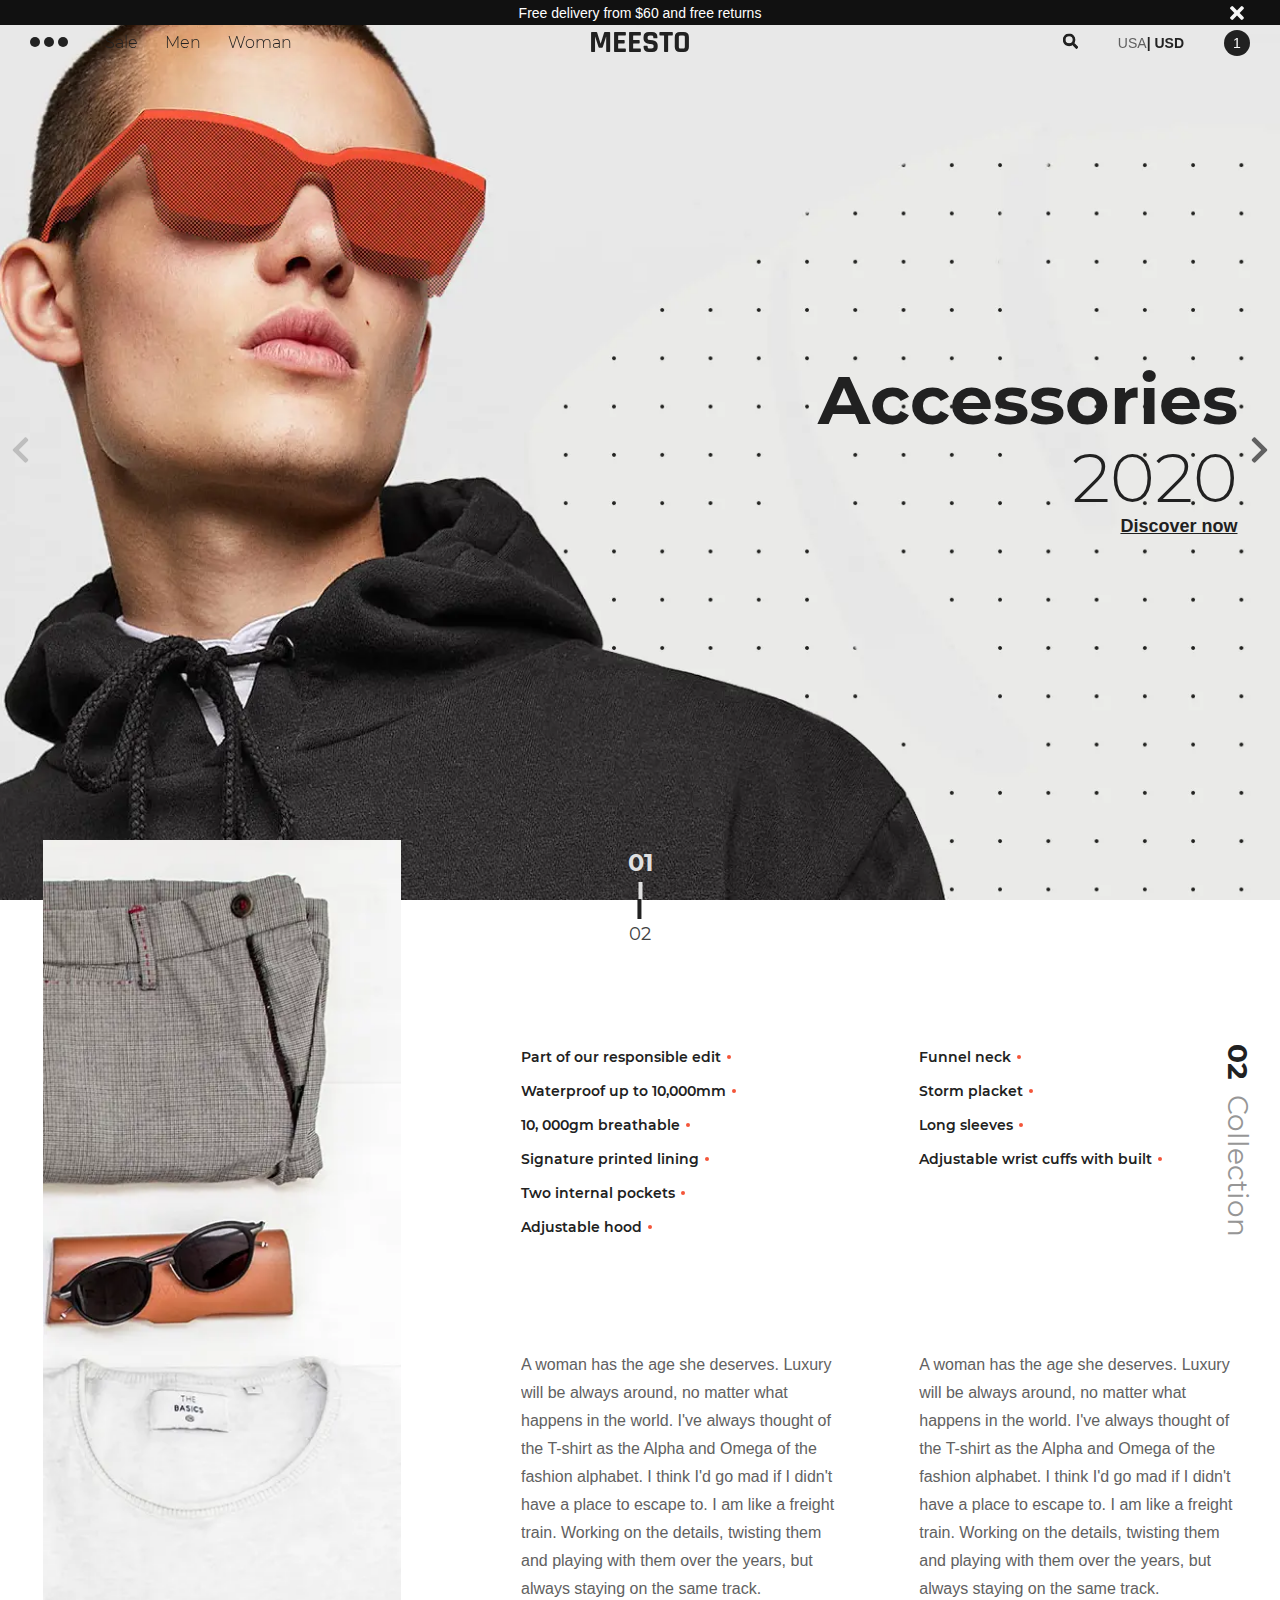
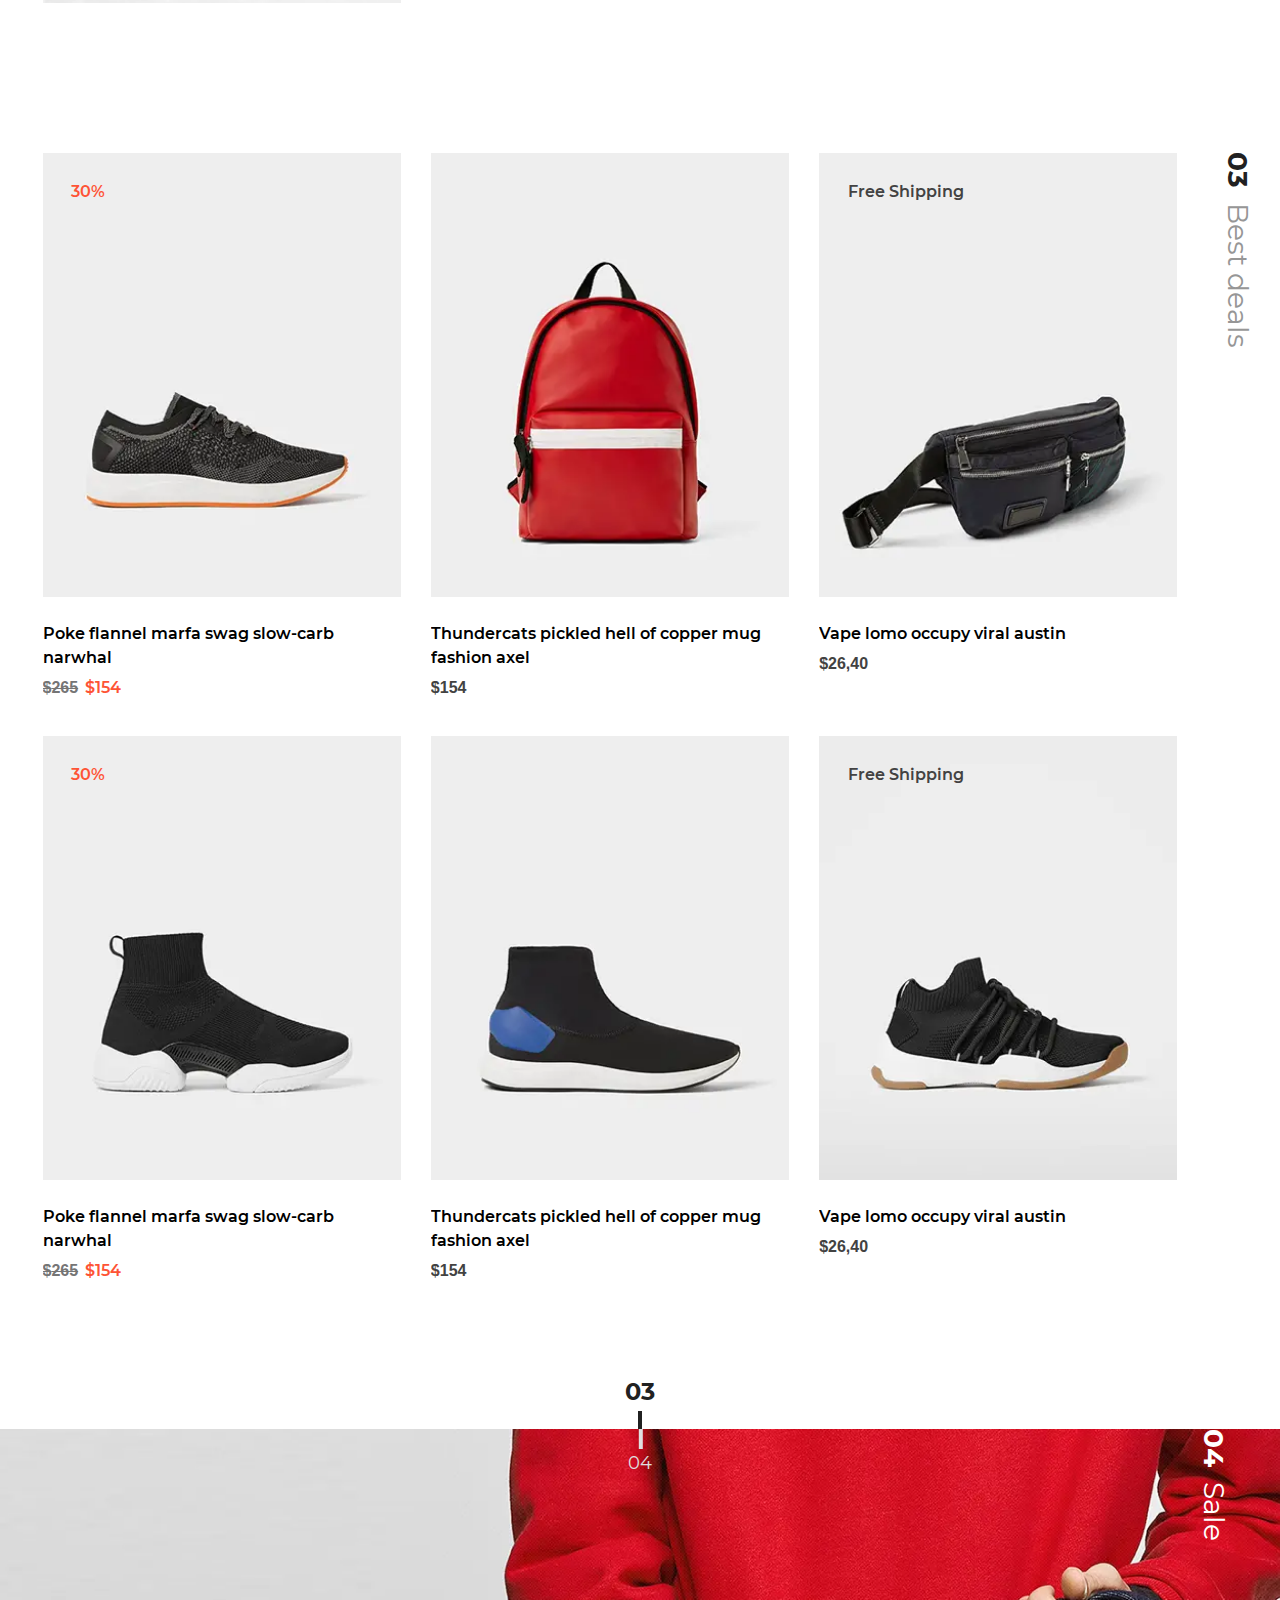
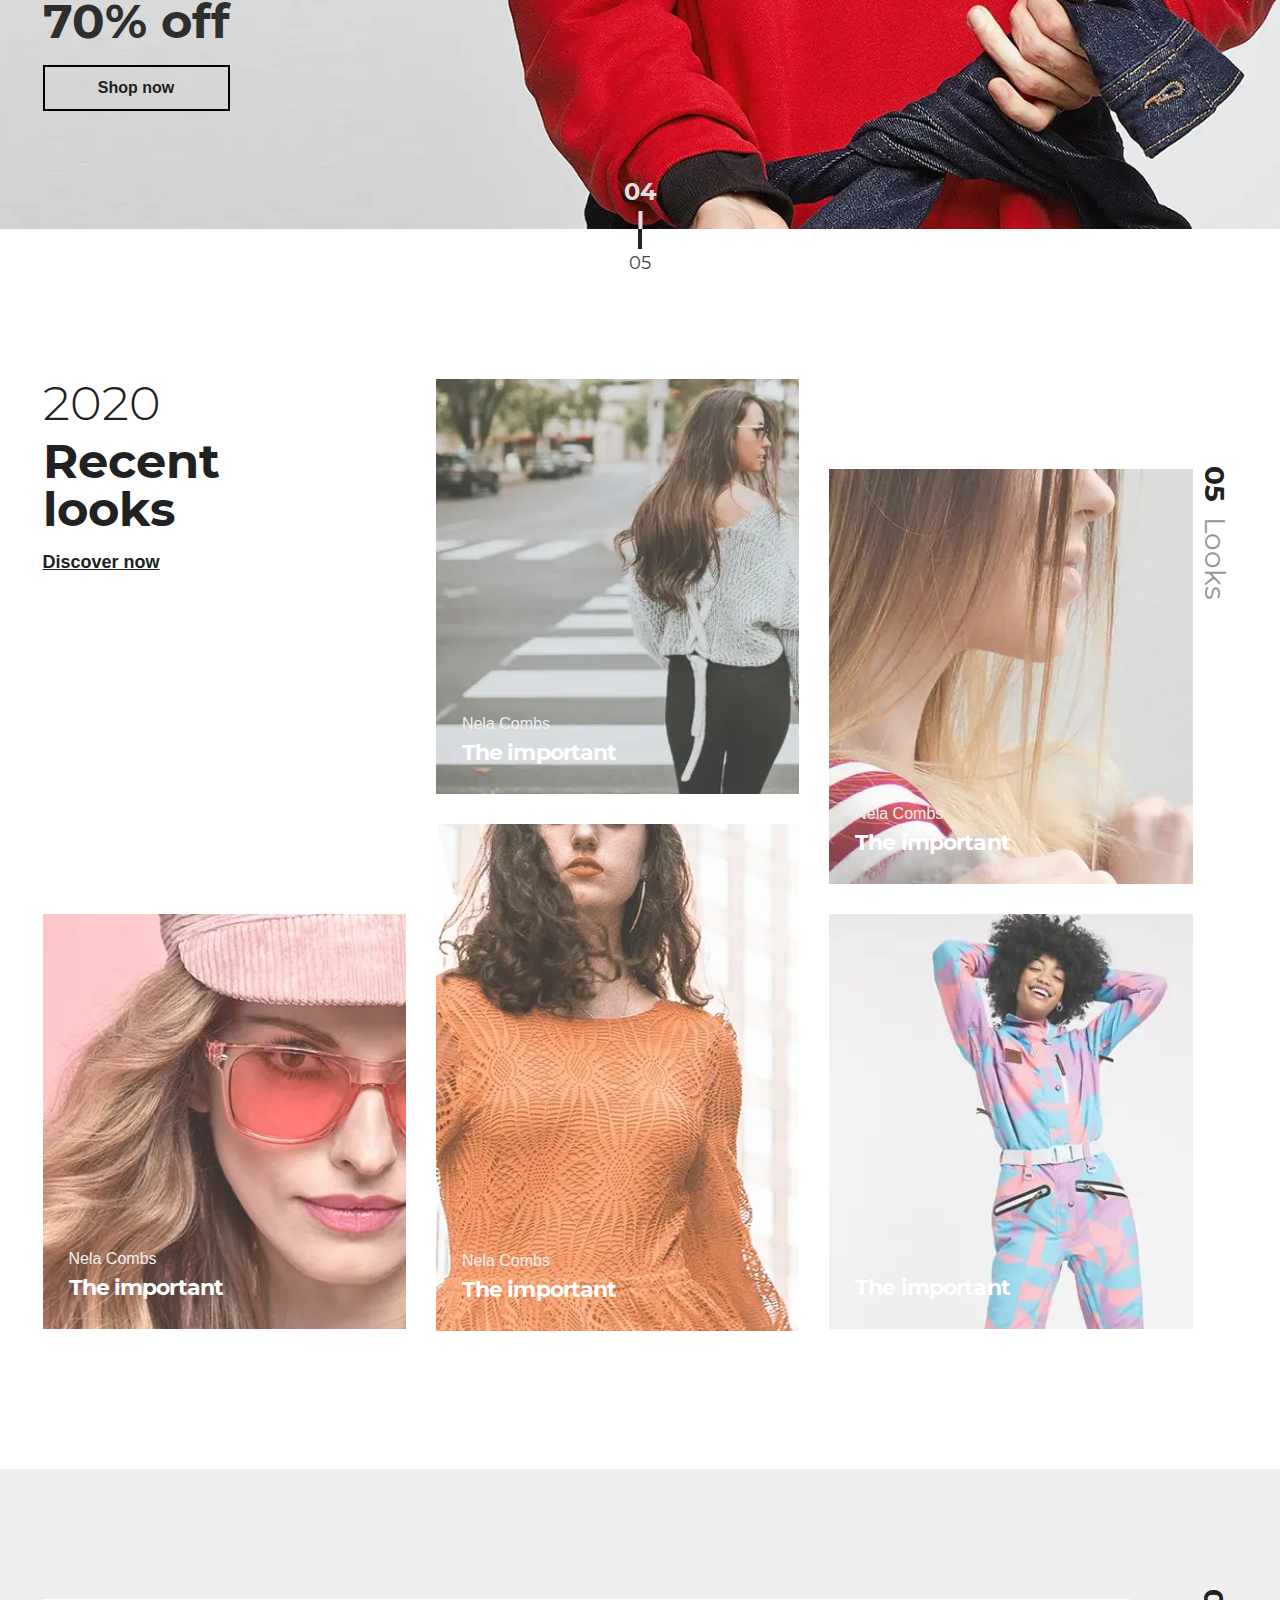
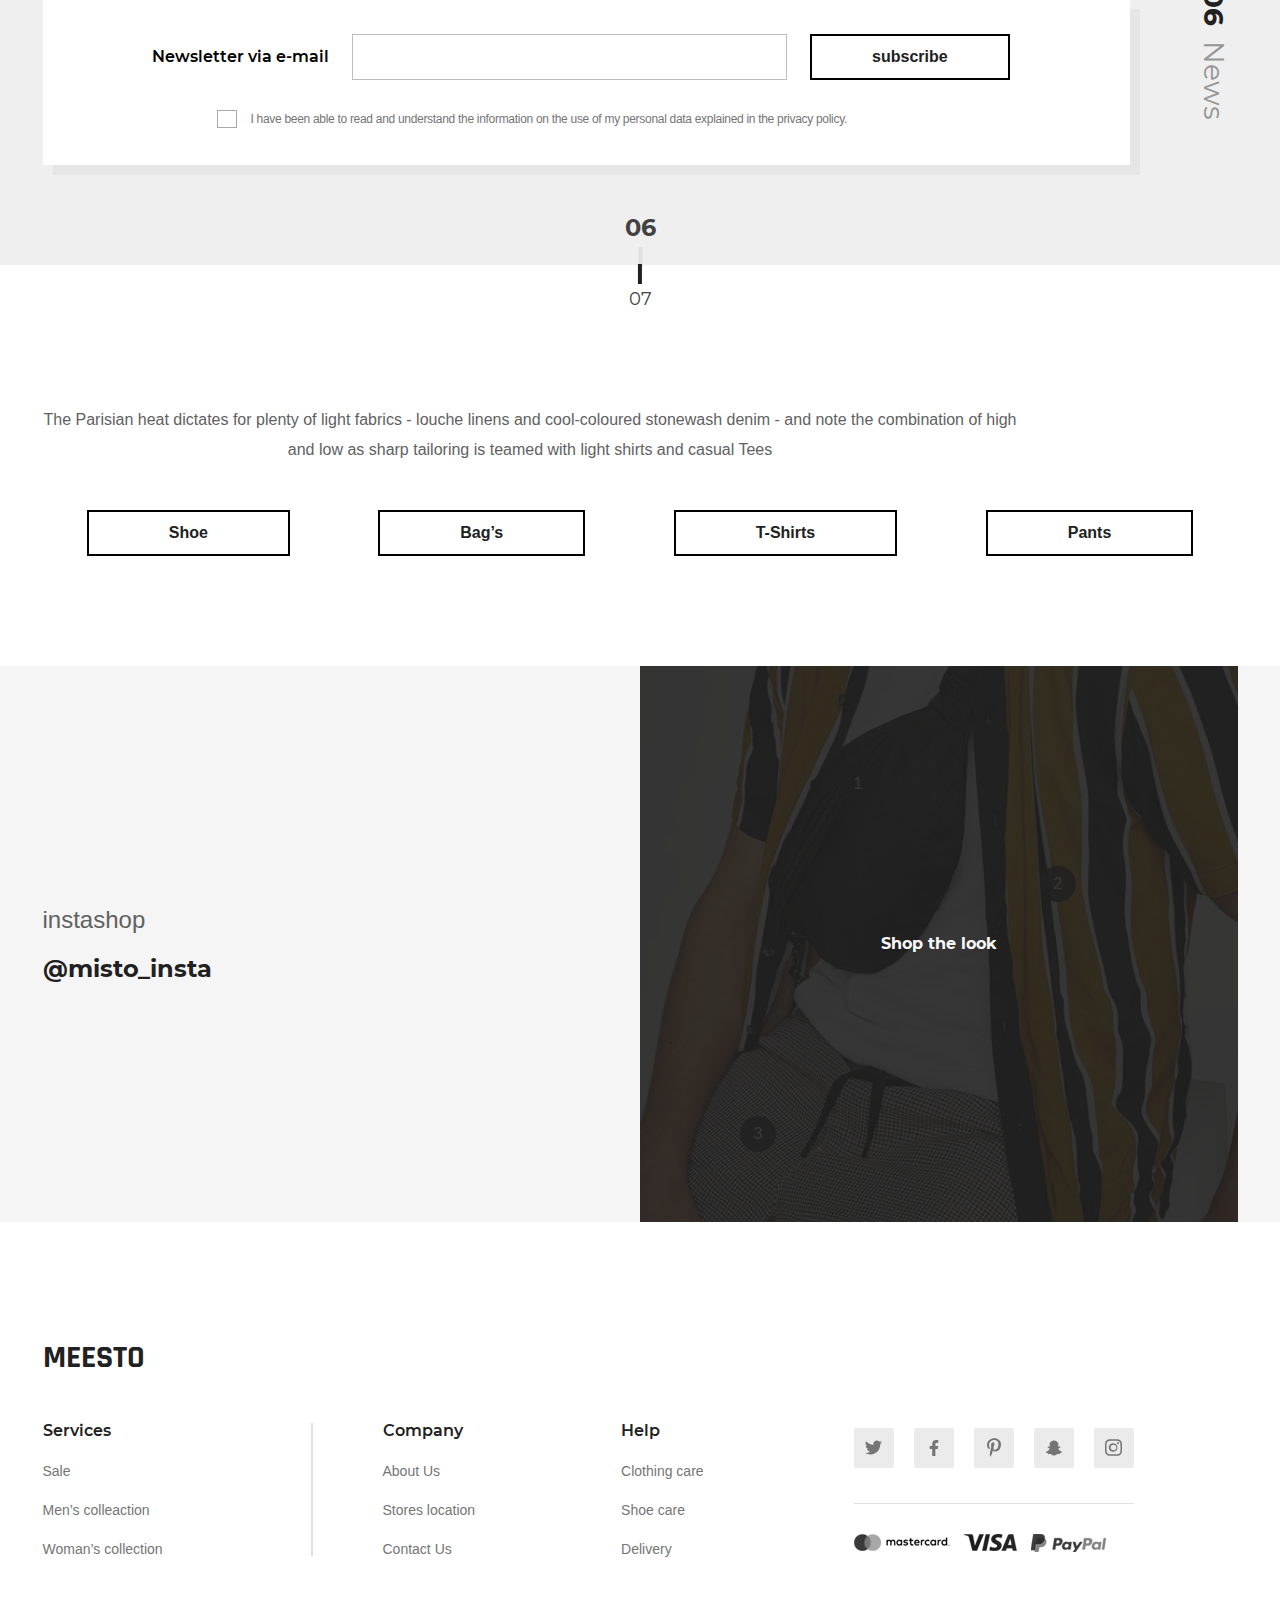
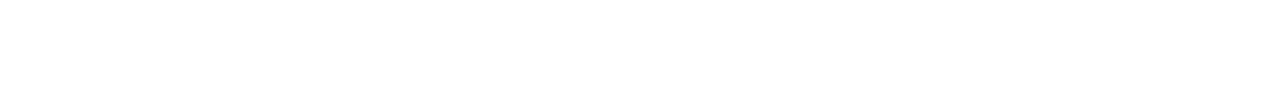
<file: index.html>
<!DOCTYPE html><html lang="en"> <head> 	<title>Главная</title> 	<meta charset="UTF-8"> 	<meta name="format-detection" content="telephone=no"> 	<link rel="stylesheet" href="css/style.min.css"> 	<link rel="shortcut icon" href="favicon.ico"> 	<!-- <meta name="robots" content="noindex, nofollow"> --> 	<!-- <meta name="viewport" content="width=device-width, initial-scale=1.0, maximum-scale=1.0, user-scalable=0"> --> 	<meta name="viewport" content="width=device-width, initial-scale=1.0"> </head><body>	<div class="wrapper">		<div class="free-delivery">	<div class="free-delivery__text">Free delivery from $60 and free returns</div>	<span class="free-delivery__btn"></span></div><header class="header">	<div class="header__row">		<div class="header__menu menu">			<div class="menu__icon icon-menu">				<span></span>				<span></span>				<span></span>			</div>			<div class="menu__view view-menu">				<ul class="view-menu__list">					<li><a href="catalog.html" class="view-menu__link">sale</a></li>					<li><a href="catalog.html" class="view-menu__link">men</a></li>					<li><a href="catalog.html" class="view-menu__link">woman</a></li>				</ul>			</div>			<nav class="menu__body">				<form action="#" class="menu__search">					<button type="submit" class="menu__btn" aria-label="button for search"></button>					<input autocomplete="off" type="search" name="form[]" class="menu__input">					<button type="reset" class="menu__reset"></button>				</form>				<ul class="menu__list">					<li><a href="account.html" class="menu__link menu__link_new">my account</a></li>					<li><a href="catalog.html" class="menu__link menu__link_sale">sale</a></li>					<li><a href="catalog.html" class="menu__link">man</a></li>					<li><a href="catalog.html" class="menu__link">woman</a></li>					<li><a href="lookbook.html" class="menu__link">Lookbook</a></li>					<li>						<a href="#" class="menu__link menu__spoller"><span>Pages</span></a>						<ul class="menu__submenu-list">							<li><a href="about.html" class="menu__submenu-link">about</a></li>							<li><a href="#" class="menu__submenu-link">store locations</a></li>							<li><a href="#" class="menu__submenu-link">blog</a></li>						</ul>					</li>				</ul>				<div class="menu__info info-menu">					<div class="info-menu__text">Austin brunch cloud bread cronut photo booth locavore crucifix edison bulb pork						belly distillery. Before						they sold out palo santo try-hard, vaporware salvia cardigan letterpress ugh butcher bitters brooklyn.					</div>					<a href="#" class="info-menu__btn">read more</a>				</div>				<div class="menu__socials socials-menu">					<ul class="socials-menu__list">						<li><a href="#" class="socials-menu__link socials-menu__link_instagram"></a></li>						<li><a href="#" class="socials-menu__link socials-menu__link_facebook"></a></li>						<li><a href="#" class="socials-menu__link socials-menu__link_twitter"></a></li>						<li><a href="#" class="socials-menu__link socials-menu__link_pinterest"></a></li>						<li><a href="#" class="socials-menu__link socials-menu__link_whatsup"></a></li>						<li><a href="#" class="socials-menu__link socials-menu__link_snapchat"></a></li>					</ul>				</div>			</nav>		</div>		<a href="index.html" class="header__logotype logo">meesto</a>		<div class="header__info info-header">			<div class="info-header__search">				<form action="#" class="search-info">					<button type="submit" class="search-info__btn" aria-label="button for search"></button>					<input autocomplete="off" type="search" name="form[]" class="search-info__input">					<span class="search-info__open"></span>				</form>			</div>			<div class="info-header__language lang-header">				<a href="#change" class="lang-header__view _popup-link"> USA<span>| USD</span></a>			</div>			<div class="info-header__basket basket-header">					<div class="basket-header__quantity">						<div class="basket-header__view">1</div>						<a href="shopping-cart.html" class="basket-header__link">1</a>				</div>				<div class="basket-header__hover hover-basket">					<div class="hover-basket__products">						<div class="products-info">							<a href="product.html" class="products-info__image _ibg">								<picture><source srcset="img/deals/6.webp" type="image/webp"><img src="img/deals/6.jpg" alt="content picture"></picture>							</a>							<div class="products-info__description">								<a href="product.html" class="products-info__label">Everyday carry blue bottle YOLO neutra, tousled four loko </a>								<p><span>Sku:</span>12345</p>							</div>							<div class="products-info__info">								<div class="products-info__price">250</div>								<div class="products-info__remove"><span>remove</span></div>							</div>						</div>					</div>					<div class="hover-basket__shipping">						<div class="hover-basket__text">Shipping:</div>						<div class="hover-basket__info">Free</div>					</div>					<div class="hover-basket__total">						<div class="hover-basket__text">Subtotal:</div>						<div class="hover-basket__info hover-basket__info_price">250</div>					</div>					<div class="hover-basket__button">						<a href="shopping-cart.html" class="hover-basket__cart"><span>View shopping cart</span></a>						<a href="checkout.html" class="hover-basket__checkout btn-anim">Checkout</a>					</div>				</div>			</div>		</div>	</div></header>		<main class="page">			<div class="page__fullslider fullslider-page">				<div class="fullslider-page__body">					<div class="fullslider-page__items _swiper">						<div class="fullslider-page__item item-fullslider">							<div class="item-fullslider__body item-fullslider__body_right _container">								<a href="#" class="item-fullslider__label">Accessories</a>								<div class="item-fullslider__sublabel">2020</div>								<a href="#" class="item-fullslider__link">Discover now</a>							</div>							<div class="item-fullslider__image _ibg">								<picture><source srcset="img/main-slider/1.webp" type="image/webp"><img src="img/main-slider/1.jpg" alt="content picture" class="swiper-lazy"></picture>							</div>						</div>						<div class="fullslider-page__item item-fullslider">							<div class="item-fullslider__body _container">								<a href="#" class="item-fullslider__label item-fullslider__label_w">New Collection</a>								<a href="#" class="item-fullslider__link item-fullslider__link_w">Discover now</a>							</div>							<div class="item-fullslider__image item-fullslider__image_one _ibg">								<picture><source srcset="img/main-slider/2.webp" type="image/webp"><img src="img/main-slider/2.jpg" alt="content picture" class="swiper-lazy"></picture>							</div>						</div>					</div>					<div class="fullslider-page__arrow fullslider-page__arrow_prev"></div>					<div class="fullslider-page__arrow fullslider-page__arrow_next"></div>				</div>				<div class="fullslider-page__bottom">					<div class="number-bottom"><span>01</span></div>				</div>			</div>			<div class="page__collection collection-page">				<div class="collection-page__container _container">					<div class="collection-page__top">						<div class="number-top"><span>02</span></div>					</div>					<div class="collection-page__body">						<div class="collection-page__items">							<div class="collection-page__item-image _ibg">								<picture><source srcset="img/collection/1.webp" type="image/webp"><img src="img/collection/1.jpg" alt="content picture"></picture>							</div>							<div class="collection-page__item-info info-collection">								<div class="info-collection__column">									<ul class="info-collection__list">										<li>											<p>Part of our responsible edit</p>										</li>										<li>											<p>Waterproof up to 10,000mm</p>										</li>										<li>											<p>10, 000gm breathable</p>										</li>										<li>											<p>Signature printed lining</p>										</li>										<li>											<p>Two internal pockets</p>										</li>										<li>											<p>Adjustable hood</p>										</li>									</ul>									<div class="info-collection__text">										<p>A woman has the age she deserves. Luxury will be always around, no matter what happens in the											world. I've always thought of the T-shirt as the Alpha and Omega of the fashion alphabet. I think											I'd go mad if I didn't have a place to escape to. I am like a freight train. Working on the											details, twisting them and playing with them over the years, but always staying on the same track.										</p>									</div>								</div>								<div class="info-collection__column">									<ul class="info-collection__list">										<li>											<p>Funnel neck</p>										</li>										<li>											<p>Storm placket</p>										</li>										<li>											<p>Long sleeves</p>										</li>										<li>											<p>Adjustable wrist cuffs with built</p>										</li>									</ul>									<div class="info-collection__text">										<p>A woman has the age she deserves. Luxury will be always around, no matter what happens in the											world. I've always thought of the T-shirt as the Alpha and Omega of the fashion alphabet. I think											I'd go mad if I didn't have a place to escape to. I am like a freight train. Working on the											details, twisting them and playing with them over the years, but always staying on the same track.										</p>									</div>								</div>							</div>							<div class="collection-page__item-label">								<div class="label-item">									<div class="label-item__number">02</div>									<div class="label-item__title">Collection</div>								</div>							</div>						</div>					</div>				</div>			</div>			<div class="page__deals deals-page">				<div class="deals-page__container _container">					<div class="deals-page__body">						<div class="deals-page__items">							<div class="deals-page__item item-deals">								<div class="item-deals__content">									<div class="item-deals__top">										<a href="#" class="item-deals__badge item-deals__badge_sale">30</a>										<a href="product.html" class="item-deals__image _ibg">											<picture><source srcset="img/deals/1.webp" type="image/webp"><img src="img/deals/1.jpg" alt="content picture"></picture>										</a>									</div>									<div class="item-deals__body">										<a href="product.html" class="item-deals__label">Poke flannel marfa swag slow-carb narwhal</a>										<div class="item-deals__price-block">											<div class="item-deals__old-price money">265</div>											<div class="item-deals__price item-deals__price_red money">154</div>										</div>									</div>								</div>								<div class="item-deals__hover">									<div class="hover-deals">										<div class="hover-deals__top">											<a href="product.html" class="hover-deals__image _ibg">												<picture><source srcset="img/deals/hover/1.webp" type="image/webp"><img src="img/deals/hover/1.jpg" alt="content picture"></picture>											</a>										</div>										<div class="hover-deals__body">											<a href="#" class="hover-deals__btn btn-anim">add</a>										</div>									</div>								</div>							</div>							<div class="deals-page__item item-deals">								<div class="item-deals__content">									<div class="item-deals__top">										<a href="product.html" class="item-deals__image _ibg">											<picture><source srcset="img/deals/2.webp" type="image/webp"><img src="img/deals/2.jpg" alt="content picture"></picture>										</a>									</div>									<div class="item-deals__body">										<a href="product.html" class="item-deals__label">Thundercats pickled hell of copper mug fashion											axel</a>										<div class="item-deals__price-block">											<div class="item-deals__price money">154</div>										</div>									</div>								</div>								<div class="item-deals__hover">									<div class="hover-deals">										<div class="hover-deals__top">											<a href="product.html" class="hover-deals__image _ibg">												<picture><source srcset="img/deals/hover/1.webp" type="image/webp"><img src="img/deals/hover/1.jpg" alt="content picture"></picture>											</a>										</div>										<div class="hover-deals__body">											<a href="#" class="hover-deals__btn btn-anim">add</a>										</div>									</div>								</div>							</div>							<div class="deals-page__item item-deals">								<div class="item-deals__content">									<div class="item-deals__top">										<a href="#" class="item-deals__badge">Free shipping</a>										<a href="product.html" class="item-deals__image _ibg">											<picture><source srcset="img/deals/3.webp" type="image/webp"><img src="img/deals/3.jpg" alt="content picture"></picture>										</a>									</div>									<div class="item-deals__body">										<a href="product.html" class="item-deals__label">Vape lomo occupy viral austin</a>										<div class="item-deals__price-block">											<div class="item-deals__price money">26,40</div>										</div>									</div>								</div>								<div class="item-deals__hover">									<div class="hover-deals">										<div class="hover-deals__top">											<a href="product.html" class="hover-deals__image _ibg">												<picture><source srcset="img/deals/hover/1.webp" type="image/webp"><img src="img/deals/hover/1.jpg" alt="content picture"></picture>											</a>										</div>										<div class="hover-deals__body">											<a href="#" class="hover-deals__btn btn-anim">add</a>										</div>									</div>								</div>							</div>							<div class="deals-page__item item-deals">								<div class="item-deals__content">									<div class="item-deals__top">										<a href="#" class="item-deals__badge item-deals__badge_sale">30</a>										<a href="product.html" class="item-deals__image _ibg">											<picture><source srcset="img/deals/4.webp" type="image/webp"><img src="img/deals/4.jpg" alt="content picture"></picture>										</a>									</div>									<div class="item-deals__body">										<a href="product.html" class="item-deals__label">Poke flannel marfa swag slow-carb narwhal</a>										<div class="item-deals__price-block">											<div class="item-deals__old-price money">265</div>											<div class="item-deals__price item-deals__price_red money">154</div>										</div>									</div>								</div>								<div class="item-deals__hover">									<div class="hover-deals">										<div class="hover-deals__top">											<a href="product.html" class="hover-deals__image _ibg">												<picture><source srcset="img/deals/hover/1.webp" type="image/webp"><img src="img/deals/hover/1.jpg" alt="content picture"></picture>											</a>										</div>										<div class="hover-deals__body">											<a href="#" class="hover-deals__btn btn-anim">add</a>										</div>									</div>								</div>							</div>							<div class="deals-page__item item-deals">								<div class="item-deals__content">									<div class="item-deals__top">										<a href="product.html" class="item-deals__image _ibg">											<picture><source srcset="img/deals/5.webp" type="image/webp"><img src="img/deals/5.jpg" alt="content picture"></picture>										</a>									</div>									<div class="item-deals__body">										<a href="product.html" class="item-deals__label">Thundercats pickled hell of copper mug fashion											axel</a>										<div class="item-deals__price-block">											<div class="item-deals__price money">154</div>										</div>									</div>								</div>								<div class="item-deals__hover">									<div class="hover-deals">										<div class="hover-deals__top">											<a href="product.html" class="hover-deals__image _ibg">												<picture><source srcset="img/deals/hover/1.webp" type="image/webp"><img src="img/deals/hover/1.jpg" alt="content picture"></picture>											</a>										</div>										<div class="hover-deals__body">											<a href="#" class="hover-deals__btn btn-anim">add</a>										</div>									</div>								</div>							</div>							<div class="deals-page__item item-deals">								<div class="item-deals__content">									<div class="item-deals__top">										<a href="#" class="item-deals__badge">Free shipping</a>										<a href="product.html" class="item-deals__image _ibg">											<picture><source srcset="img/deals/6.webp" type="image/webp"><img src="img/deals/6.jpg" alt="content picture"></picture>										</a>									</div>									<div class="item-deals__body">										<a href="product.html" class="item-deals__label">Vape lomo occupy viral austin</a>										<div class="item-deals__price-block">											<div class="item-deals__price money">26,40</div>										</div>									</div>								</div>								<div class="item-deals__hover">									<div class="hover-deals">										<div class="hover-deals__top">											<a href="product.html" class="hover-deals__image _ibg">												<picture><source srcset="img/deals/hover/1.webp" type="image/webp"><img src="img/deals/hover/1.jpg" alt="content picture"></picture>											</a>										</div>										<div class="hover-deals__body">											<a href="#" class="hover-deals__btn btn-anim">add</a>										</div>									</div>								</div>							</div>						</div>						<div class="deals-page__items-label">							<div class="label-item">								<div class="label-item__number">03</div>								<div class="label-item__title">Best deals</div>							</div>						</div>					</div>					<div class="deals-page__bottom">						<div class="number-bottom"><span>03</span></div>					</div>				</div>			</div>			<div class="page__sale sale-page">				<div class="sale-page__top">					<div class="number-top"><span>04</span></div>				</div>				<div class="sale-page__body">					<div class="sale-page__content _container">						<div class="sale-page__info">							<p>70% off</p>							<a href="#" class="sale-page__btn btn-anim">Shop now</a>						</div>						<div class="sale-page__item-label">							<div class="label-item">								<div class="label-item__number">04</div>								<div class="label-item__title">Sale</div>							</div>						</div>					</div>					<div class="sale-page__image _ibg">						<picture><source srcset="img/sale/1.webp" type="image/webp"><img src="img/sale/1.jpg" alt="content picture"></picture>					</div>				</div>				<div class="sale-page__bottom">					<div class="number-bottom"><span>04</span></div>				</div>			</div>			<div class="page__looks look-page">				<div class="look-page__container _container">					<div class="look-page__top">						<div class="number-top"><span>05</span></div>					</div>					<div class="look-page__body">						<div class="look-page__items">							<div class="look-page__item">								<div class="look-label">									<div class="look-label__year-collection">2020</div>									<div class="look-label__title">Recent looks</div>									<a href="#" class="look-label__link">Discover now</a>								</div>							</div>							<div class="look-page__item">								<div class="look-item">									<div class="look-item__label">										<div class="look-item__name">Nela Combs</div>										<div class="look-item__description">The important</div>									</div>									<div class="look-item__image _ibg">										<picture><source srcset="img/looks/1.webp" type="image/webp"><img src="img/looks/1.jpg" alt="content picture"></picture>									</div>								</div>							</div>							<div class="look-page__item">								<div class="look-item">									<div class="look-item__label">										<div class="look-item__name">Nela Combs</div>										<div class="look-item__description">The important</div>									</div>									<div class="look-item__image _ibg">										<picture><source srcset="img/looks/2.webp" type="image/webp"><img src="img/looks/2.jpg" alt="content picture"></picture>									</div>								</div>							</div>							<div class="look-page__item">								<div class="look-item">									<div class="look-item__label">										<div class="look-item__name">Nela Combs</div>										<div class="look-item__description">The important</div>									</div>									<div class="look-item__image _ibg">										<picture><source srcset="img/looks/3.webp" type="image/webp"><img src="img/looks/3.jpg" alt="content picture"></picture>									</div>								</div>							</div>							<div class="look-page__item">								<div class="look-item">									<div class="look-item__label">										<div class="look-item__name">Nela Combs</div>										<div class="look-item__description">The important</div>									</div>									<div class="look-item__image _ibg">										<picture><source srcset="img/looks/4.webp" type="image/webp"><img src="img/looks/4.jpg" alt="content picture"></picture>									</div>								</div>							</div>							<div class="look-page__item">								<div class="look-item">									<div class="look-item__label">										<div class="look-item__name">Nela Combs</div>										<div class="look-item__description">The important</div>									</div>									<div class="look-item__image _ibg">										<picture><source srcset="img/looks/5.webp" type="image/webp"><img src="img/looks/5.jpg" alt="content picture"></picture>									</div>								</div>							</div>						</div>						<div class="look-page__item-label">							<div class="label-item">								<div class="label-item__number">05</div>								<div class="label-item__title">Looks</div>							</div>						</div>					</div>				</div>			</div>			<div class="page__subscribe subscribe-page">				<div class="subscribe-page__container _container">					<form action="#" class="subscribe-page__form">						<div class="subscribe-page__top">							<div class="subscribe-page__label">Newsletter via e-mail</div>							<div class="subscribe-page__input">								<input autocomplete="off" type="text" name="form[]" data-error="Enter your mail"									class="input email _req">							</div>							<div class="subscribe-page__button">								<button type="submit" class="subscribe-page__btn ">subscribe</button>							</div>						</div>						<div class="subscribe-page__body">							<label class="checkbox">								<input type="checkbox" value="1" data-error="Error" name="form[]" class="checkbox__input">								<span class="checkbox__text">I have been able to read and understand the information on the use of my									personal data explained in the privacy policy.</span>							</label>						</div>					</form>					<div class="subscribe-page__items-label">						<div class="label-item">							<div class="label-item__number">06</div>							<div class="label-item__title">News</div>						</div>					</div>					<div class="subscribe-page__bottom">						<div class="number-bottom"><span>06</span></div>					</div>				</div>			</div>			<div class="page__categories categories-page">				<div class="categories-page__container _container">					<div class="categories-page__top">						<div class="number-top"><span>07</span></div>					</div>					<div class="categories-page__body">						<div class="categories-page__title">The Parisian heat dictates for plenty of light fabrics - louche linens							and cool-coloured stonewash denim - and note the combination of high and low as sharp tailoring is teamed							with light shirts and casual Tees</div>						<div class="categories-page__items">							<a href="#" class="categories-page__item btn-anim">Shoe</a>							<a href="#" class="categories-page__item btn-anim">Bag’s</a>							<a href="#" class="categories-page__item btn-anim">T-shirts</a>							<a href="#" class="categories-page__item btn-anim">Pants</a>						</div>					</div>				</div>			</div>			<div class="page__shop shop-page">				<div class="shop-page__container _container">					<div class="shop-page__body">						<div class="shop-page__column col-label">							<div class="col-label__title">instashop</div>							<a href="#" class="col-label__name">@misto_insta</a>						</div>						<div class="shop-page__column col-shop">							<div class="col-shop__links">								<a href="#shopone" class="col-shop__link col-shop__link_one _popup-link">1</a>								<a href="#shoptwo" class="col-shop__link col-shop__link_two _popup-link">2</a>								<a href="#shopthree" class="col-shop__link col-shop__link_three _popup-link">3</a>							</div>							<div class="col-shop__image _ibg">								<picture><source srcset="img/instashop/1.webp" type="image/webp"><img src="img/instashop/1.jpg" alt="content picture"></picture>							</div>							<div class="col-shop__hover">Shop the look</div>						</div>					</div>					<div class="shop-page__button">						<a href="#" class="shop-page__arrow"></a>					</div>				</div>			</div>		</main>		<footer class="footer">	<div class="footer__content _container">		<div class="footer__logotype ">			<a href="#" class="logo">meesto</a>		</div>		<div class="footer__row">			<div class="footer__column col-about">				<div class="col-about__body col-footer">					<div class="col-footer__title title-footer">Services</div>					<ul class="col-footer__list">						<li><a href="catalog.html" class="col-footer__link">Sale</a></li>						<li><a href="catalog.html" class="col-footer__link">Men’s colleaction</a></li>						<li><a href="catalog.html" class="col-footer__link">Woman’s collection</a></li>					</ul>				</div>			</div>			<div class="footer__column col-links">				<div class="col-links__column">					<div class="col-footer">						<div class="col-footer__title title-footer">Company</div>						<ul class="col-footer__list">							<li><a href="#" class="col-footer__link">About Us</a></li>							<li><a href="#" class="col-footer__link">Stores location</a></li>							<li><a href="#" class="col-footer__link">Contact Us</a></li>						</ul>					</div>				</div>				<div class="col-links__column">					<div class="col-footer">						<div class="col-footer__title title-footer">Help</div>						<ul class="col-footer__list">							<li><a href="#" class="col-footer__link">Clothing care</a></li>							<li><a href="#" class="col-footer__link">Shoe care</a></li>							<li><a href="#" class="col-footer__link">Delivery</a></li>						</ul>					</div>				</div>			</div>			<div class="footer__column col-socials">				<div class="col-socials__top">					<ul class="col-socials__list">						<li><a href="#" class="col-socials__link col-socials__link_twitter"></a></li>						<li><a href="#" class="col-socials__link col-socials__link_facebook"></a></li>						<li><a href="#" class="col-socials__link col-socials__link_pinterest"></a></li>						<li><a href="#" class="col-socials__link col-socials__link_snapchat"></a></li>						<li><a href="#" class="col-socials__link col-socials__link_instagram"></a></li>					</ul>				</div>				<div class="col-socials__pay">					<ul class="col-socials__pay-list">						<li><picture><source srcset="img/icons/mastercard.webp" type="image/webp"><img src="img/icons/mastercard.png" alt="mastercard"></picture></li>						<li><picture><source srcset="img/icons/visa.webp" type="image/webp"><img src="img/icons/visa.png" alt="visa"></picture></li>						<li><picture><source srcset="img/icons/PayPal.webp" type="image/webp"><img src="img/icons/PayPal.png" alt="paypal"></picture></li>					</ul>				</div>			</div>		</div>	</div></footer>	</div>	<div class="popup popup_change">	<div class="popup__content">		<div class="popup__body">			<div class="popup__close"></div>			<div class="hover-lang">				<div class="hover-lang__label">choose language and currency</div>				<div class="hover-lang__body">					<div class="hover-lang__selected">						<div class="hover-lang__country hover-lang__country_sel">USA</div>						<div class="hover-lang__currency">USD</div>					</div>					<div class="hover-lang__choose">						<div class="hover-lang__row">							<a href="#" class="hover-lang__country hover-lang__country_england">England</a>							<div class="hover-lang__currency">GBP</div>						</div>						<div class="hover-lang__row">							<a href="#" class="hover-lang__country hover-lang__country_ukraine">Украина</a>							<div class="hover-lang__currency">UAH</div>						</div>						<div class="hover-lang__row">							<a href="#" class="hover-lang__country hover-lang__country_russian">Россия</a>							<div class="hover-lang__currency">RUB</div>						</div>						<div class="hover-lang__row">							<a href="#" class="hover-lang__country hover-lang__country_italy">Italy</a>							<div class="hover-lang__currency">Euro</div>						</div>						<div class="hover-lang__row">							<a href="#" class="hover-lang__country hover-lang__country_spain">Spain</a>							<div class="hover-lang__currency">Euro</div>						</div>					</div>				</div>			</div>		</div>	</div></div><div class="popup popup_shopone">	<div class="popup__content">		<div class="popup__body">			<div class="popup__close"></div>			<div class="popup-shop">				<div class="popup-shop__title">Shop tis look</div>				<div class="popup-shop__body">					<div class="popup-shop__column">						<div class="popup-shop__image _ibg">							<picture><source srcset="img/instashop/1.webp" type="image/webp"><img src="img/instashop/1.jpg" alt="content picture"></picture>						</div>					</div>					<div class="popup-shop__column">						<div class="col-buy">							<div class="col-buy__item">								<div class="col-buy__number">1</div>								<a href="product.html" class="col-buy__image _ibg">									<picture><source srcset="img/instashop/1.webp" type="image/webp"><img src="img/instashop/1.jpg" alt="content picture"></picture>								</a>								<div class="col-buy__info">									<a href="product.html" class="col-buy__title">Everyday carry blue bottle YOLO neutra, tousled four loko </a>									<div class="col-buy__price money">60</div>								</div>								<a href="#" class="col-buy__button btn-anim">buy</a>							</div>							<div class="col-buy__item">								<div class="col-buy__number">2</div>								<a href="product.html" class="col-buy__image _ibg">									<picture><source srcset="img/instashop/2.webp" type="image/webp"><img src="img/instashop/2.jpg" alt="content picture"></picture>								</a>								<div class="col-buy__info">									<a href="product.html" class="col-buy__title">pants</a>									<div class="col-buy__price money">150</div>								</div>								<a href="#" class="col-buy__button btn-anim">buy</a>							</div>							<div class="col-buy__item">								<div class="col-buy__number">3</div>								<a href="product.html" class="col-buy__image _ibg">									<picture><source srcset="img/instashop/3.webp" type="image/webp"><img src="img/instashop/3.jpg" alt="content picture"></picture>								</a>								<div class="col-buy__info">									<a href="product.html" class="col-buy__title">Neutra, tousled four loko bag </a>									<div class="col-buy__price money">110</div>								</div>								<a href="#" class="col-buy__button btn-anim">buy</a>							</div>						</div>					</div>				</div>			</div>		</div>	</div></div>	<!-- <script src="https://code.jquery.com/jquery-3.3.1.min.js"></script> --><script src="js/vendors.min.js"></script><script src="js/app.min.js"></script></body></html>
</file>
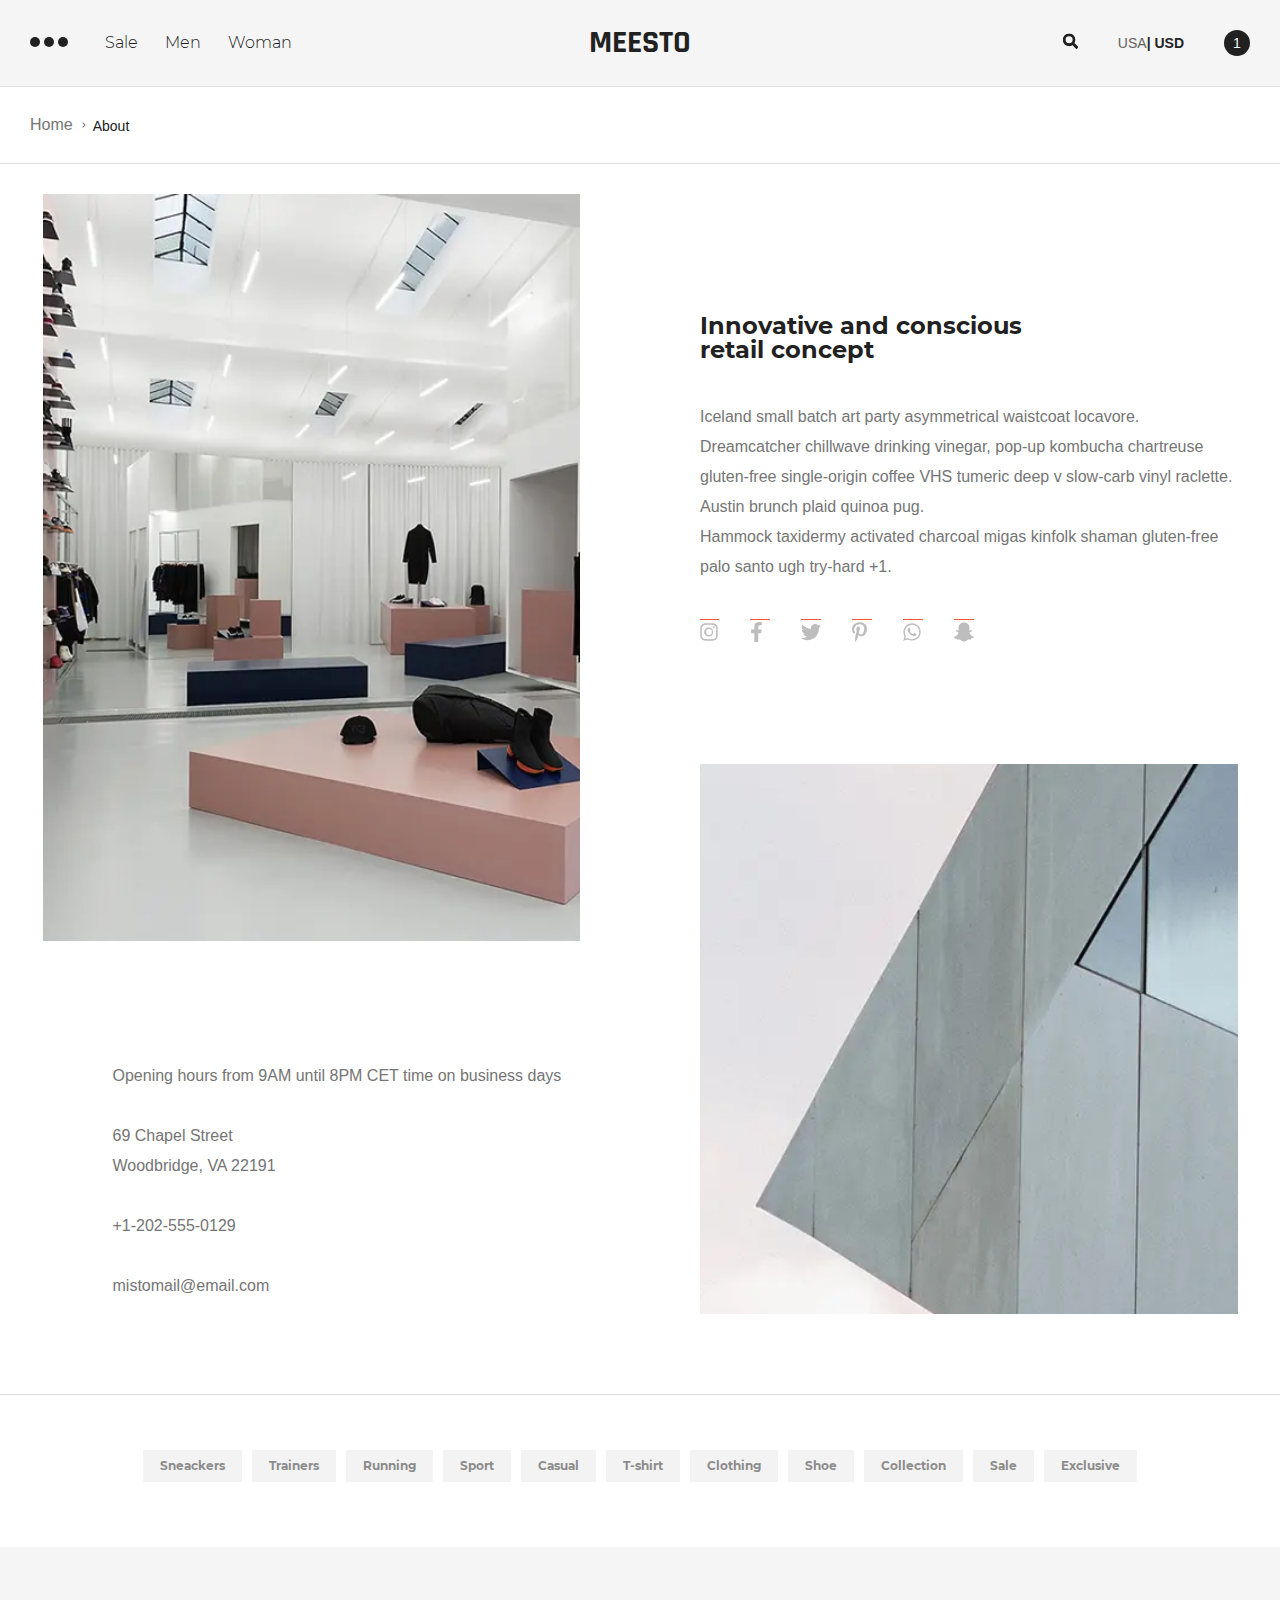
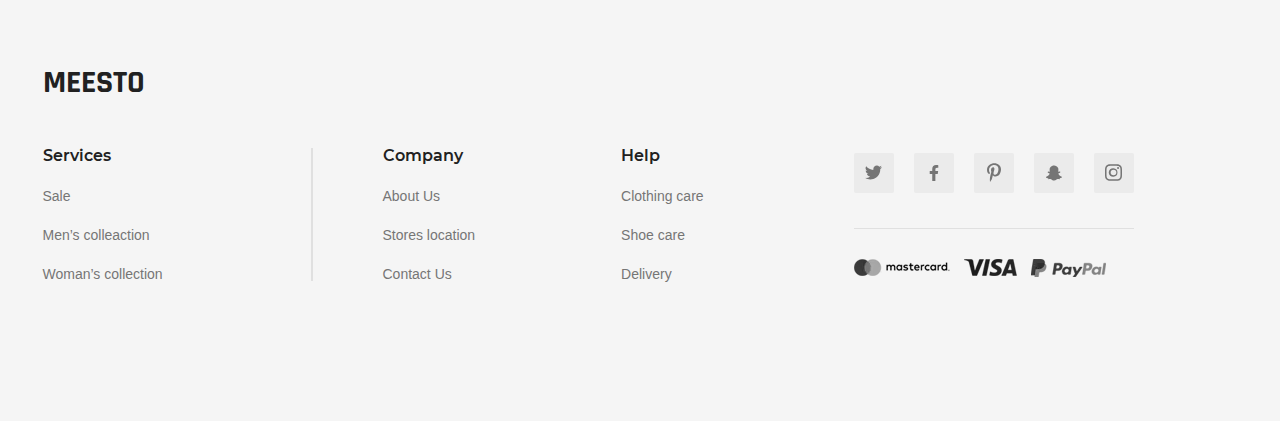
<file: about.html>
<!DOCTYPE html><html lang="en"> <head> 	<title>About</title> 	<meta charset="UTF-8"> 	<meta name="format-detection" content="telephone=no"> 	<link rel="stylesheet" href="css/style.min.css"> 	<link rel="shortcut icon" href="favicon.ico"> 	<!-- <meta name="robots" content="noindex, nofollow"> --> 	<!-- <meta name="viewport" content="width=device-width, initial-scale=1.0, maximum-scale=1.0, user-scalable=0"> --> 	<meta name="viewport" content="width=device-width, initial-scale=1.0"> </head><body>	<div class="wrapper">		<div class="free-delivery">	<div class="free-delivery__text">Free delivery from $60 and free returns</div>	<span class="free-delivery__btn"></span></div><header class="header">	<div class="header__row header__row_second-page">		<div class="header__menu menu">			<div class="menu__icon icon-menu">				<span></span>				<span></span>				<span></span>			</div>			<div class="menu__view view-menu">				<ul class="view-menu__list">					<li><a href="catalog.html" class="view-menu__link">sale</a></li>					<li><a href="catalog.html" class="view-menu__link">men</a></li>					<li><a href="catalog.html" class="view-menu__link">woman</a></li>				</ul>			</div>			<nav class="menu__body">				<form action="#" class="menu__search">					<button type="submit" class="menu__btn" aria-label="button for search"></button>					<input autocomplete="off" type="search" name="form[]" class="menu__input">					<button type="reset" class="menu__reset"></button>				</form>				<ul class="menu__list">					<li><a href="account.html" class="menu__link menu__link_new">my account</a></li>					<li><a href="catalog.html" class="menu__link menu__link_sale">sale</a></li>					<li><a href="catalog.html" class="menu__link">man</a></li>					<li><a href="catalog.html" class="menu__link">woman</a></li>					<li><a href="lookbook.html" class="menu__link">Lookbook</a></li>					<li>						<a href="#" class="menu__link menu__spoller"><span>Pages</span></a>						<ul class="menu__submenu-list">							<li><a href="about.html" class="menu__submenu-link">about</a></li>							<li><a href="#" class="menu__submenu-link">store locations</a></li>							<li><a href="#" class="menu__submenu-link">blog</a></li>						</ul>					</li>				</ul>				<div class="menu__info info-menu">					<div class="info-menu__text">Austin brunch cloud bread cronut photo booth locavore crucifix edison bulb pork						belly distillery. Before						they sold out palo santo try-hard, vaporware salvia cardigan letterpress ugh butcher bitters brooklyn.					</div>					<a href="#" class="info-menu__btn">read more</a>				</div>				<div class="menu__socials socials-menu">					<ul class="socials-menu__list">						<li><a href="#" class="socials-menu__link socials-menu__link_instagram"></a></li>						<li><a href="#" class="socials-menu__link socials-menu__link_facebook"></a></li>						<li><a href="#" class="socials-menu__link socials-menu__link_twitter"></a></li>						<li><a href="#" class="socials-menu__link socials-menu__link_pinterest"></a></li>						<li><a href="#" class="socials-menu__link socials-menu__link_whatsup"></a></li>						<li><a href="#" class="socials-menu__link socials-menu__link_snapchat"></a></li>					</ul>				</div>			</nav>		</div>		<a href="index.html" class="header__logotype logo">meesto</a>		<div class="header__info info-header">			<div class="info-header__search">				<form action="#" class="search-info">					<button type="submit" class="search-info__btn" aria-label="button for search"></button>					<input autocomplete="off" type="search" name="form[]" class="search-info__input">					<span class="search-info__open"></span>				</form>			</div>			<div class="info-header__language lang-header">				<a href="#change" class="lang-header__view _popup-link"> USA<span>| USD</span></a>			</div>			<div class="info-header__basket basket-header">					<div class="basket-header__quantity">						<div class="basket-header__view">1</div>						<a href="shopping-cart.html" class="basket-header__link">1</a>				</div>				<div class="basket-header__hover hover-basket">					<div class="hover-basket__products">						<div class="products-info">							<a href="product.html" class="products-info__image _ibg">								<picture><source srcset="img/deals/6.webp" type="image/webp"><img src="img/deals/6.jpg" alt="content picture"></picture>							</a>							<div class="products-info__description">								<a href="product.html" class="products-info__label">Everyday carry blue bottle YOLO neutra, tousled four loko </a>								<p><span>Sku:</span>12345</p>							</div>							<div class="products-info__info">								<div class="products-info__price">250</div>								<div class="products-info__remove"><span>remove</span></div>							</div>						</div>					</div>					<div class="hover-basket__shipping">						<div class="hover-basket__text">Shipping:</div>						<div class="hover-basket__info">Free</div>					</div>					<div class="hover-basket__total">						<div class="hover-basket__text">Subtotal:</div>						<div class="hover-basket__info hover-basket__info_price">250</div>					</div>					<div class="hover-basket__button">						<a href="shopping-cart.html" class="hover-basket__cart"><span>View shopping cart</span></a>						<a href="checkout.html" class="hover-basket__checkout btn-anim">Checkout</a>					</div>				</div>			</div>		</div>	</div></header>		<main class="page">			<div class="page__breadcrumbs breadcrumbs">				<ul class="breadcrumbs__list">					<li><a href="index.html" class="breadcrumbs__link">home</a></li>					<li><a href="" class="breadcrumbs__link">About</a></li>				</ul>			</div>			<div class="page__about about-page">				<div class="about-page__container _container">					<div class="about-page__items">						<div class="about-page__item about-contacts">							<div class="about-contacts__image _ibg">								<picture><source srcset="img/about/1.webp" type="image/webp"><img src="img/about/1.jpg" alt="content picture"></picture>							</div>							<div class="about-contacts__body">								<p class="about-contacts__text about-text">Opening hours from 9AM until 8PM CET time on business days								</p>								<p class="about-contacts__address about-text">69 Chapel Street Woodbridge, VA 22191</p>								<a href="tel:+12025550129" class="about-contacts__phone about-text">+1-202-555-0129</a>								<a href="mailto:mistomail@email.com" class="about-contacts__mail about-text">mistomail@email.com</a>							</div>						</div>						<div class="about-page__item about-info">							<div class="about-info__body">								<div class="about-info__titel">Innovative and conscious retail concept</div>								<div class="about-info__text about-text">									<p>Iceland small batch art party asymmetrical waistcoat locavore. Dreamcatcher chillwave drinking										vinegar, pop-up kombucha chartreuse gluten-free single-origin coffee VHS tumeric deep v slow-carb										vinyl raclette. Austin brunch plaid quinoa pug.									</p>									<p>Hammock taxidermy activated charcoal migas kinfolk shaman gluten-free palo santo ugh try-hard +1.									</p>								</div>								<div class="about-info__socials">									<div class="socials-menu">										<ul class="socials-menu__list">											<li><a href="#" class="socials-menu__link socials-menu__link_instagram"></a></li>											<li><a href="#" class="socials-menu__link socials-menu__link_facebook"></a></li>											<li><a href="#" class="socials-menu__link socials-menu__link_twitter"></a></li>											<li><a href="#" class="socials-menu__link socials-menu__link_pinterest"></a></li>											<li><a href="#" class="socials-menu__link socials-menu__link_whatsup"></a></li>											<li><a href="#" class="socials-menu__link socials-menu__link_snapchat"></a></li>										</ul>									</div>								</div>							</div>							<div class="about-info__image _ibg">								<picture><source srcset="img/about/2.webp" type="image/webp"><img src="img/about/2.jpg" alt="content picture"></picture>							</div>						</div>					</div>				</div>				<div class="about-page__tags">					<div class="_container">						<div class="account-help">							<ul class="account-help__list">								<li><a href="#" class="account-help__link">Sneackers</a></li>								<li><a href="#" class="account-help__link">Trainers</a></li>								<li><a href="#" class="account-help__link">Running</a></li>								<li><a href="#" class="account-help__link">Sport</a></li>								<li><a href="#" class="account-help__link">Casual</a></li>								<li><a href="#" class="account-help__link">T-shirt</a></li>								<li><a href="#" class="account-help__link">Clothing</a></li>								<li><a href="#" class="account-help__link">Shoe</a></li>								<li><a href="#" class="account-help__link">Collection</a></li>								<li><a href="#" class="account-help__link">Sale</a></li>								<li><a href="#" class="account-help__link">Exclusive</a></li>							</ul>						</div>					</div>				</div>			</div>		</main>		<footer class="footer footer_second-page">	<div class="footer__content _container">		<div class="footer__logotype ">			<a href="#" class="logo">meesto</a>		</div>		<div class="footer__row">			<div class="footer__column col-about">				<div class="col-about__body col-footer">					<div class="col-footer__title title-footer">Services</div>					<ul class="col-footer__list">						<li><a href="catalog.html" class="col-footer__link">Sale</a></li>						<li><a href="catalog.html" class="col-footer__link">Men’s colleaction</a></li>						<li><a href="catalog.html" class="col-footer__link">Woman’s collection</a></li>					</ul>				</div>			</div>			<div class="footer__column col-links">				<div class="col-links__column">					<div class="col-footer">						<div class="col-footer__title title-footer">Company</div>						<ul class="col-footer__list">							<li><a href="#" class="col-footer__link">About Us</a></li>							<li><a href="#" class="col-footer__link">Stores location</a></li>							<li><a href="#" class="col-footer__link">Contact Us</a></li>						</ul>					</div>				</div>				<div class="col-links__column">					<div class="col-footer">						<div class="col-footer__title title-footer">Help</div>						<ul class="col-footer__list">							<li><a href="#" class="col-footer__link">Clothing care</a></li>							<li><a href="#" class="col-footer__link">Shoe care</a></li>							<li><a href="#" class="col-footer__link">Delivery</a></li>						</ul>					</div>				</div>			</div>			<div class="footer__column col-socials">				<div class="col-socials__top">					<ul class="col-socials__list">						<li><a href="#" class="col-socials__link col-socials__link_twitter"></a></li>						<li><a href="#" class="col-socials__link col-socials__link_facebook"></a></li>						<li><a href="#" class="col-socials__link col-socials__link_pinterest"></a></li>						<li><a href="#" class="col-socials__link col-socials__link_snapchat"></a></li>						<li><a href="#" class="col-socials__link col-socials__link_instagram"></a></li>					</ul>				</div>				<div class="col-socials__pay">					<ul class="col-socials__pay-list">						<li><picture><source srcset="img/icons/mastercard.webp" type="image/webp"><img src="img/icons/mastercard.png" alt="mastercard"></picture></li>						<li><picture><source srcset="img/icons/visa.webp" type="image/webp"><img src="img/icons/visa.png" alt="visa"></picture></li>						<li><picture><source srcset="img/icons/PayPal.webp" type="image/webp"><img src="img/icons/PayPal.png" alt="paypal"></picture></li>					</ul>				</div>			</div>		</div>	</div></footer>	</div>	<div class="popup popup_change">	<div class="popup__content">		<div class="popup__body">			<div class="popup__close"></div>			<div class="hover-lang">				<div class="hover-lang__label">choose language and currency</div>				<div class="hover-lang__body">					<div class="hover-lang__selected">						<div class="hover-lang__country hover-lang__country_sel">USA</div>						<div class="hover-lang__currency">USD</div>					</div>					<div class="hover-lang__choose">						<div class="hover-lang__row">							<a href="#" class="hover-lang__country hover-lang__country_england">England</a>							<div class="hover-lang__currency">GBP</div>						</div>						<div class="hover-lang__row">							<a href="#" class="hover-lang__country hover-lang__country_ukraine">Украина</a>							<div class="hover-lang__currency">UAH</div>						</div>						<div class="hover-lang__row">							<a href="#" class="hover-lang__country hover-lang__country_russian">Россия</a>							<div class="hover-lang__currency">RUB</div>						</div>						<div class="hover-lang__row">							<a href="#" class="hover-lang__country hover-lang__country_italy">Italy</a>							<div class="hover-lang__currency">Euro</div>						</div>						<div class="hover-lang__row">							<a href="#" class="hover-lang__country hover-lang__country_spain">Spain</a>							<div class="hover-lang__currency">Euro</div>						</div>					</div>				</div>			</div>		</div>	</div></div>	<!-- <script src="https://code.jquery.com/jquery-3.3.1.min.js"></script> --><script src="js/vendors.min.js"></script><script src="js/app.min.js"></script></body></html>
</file>
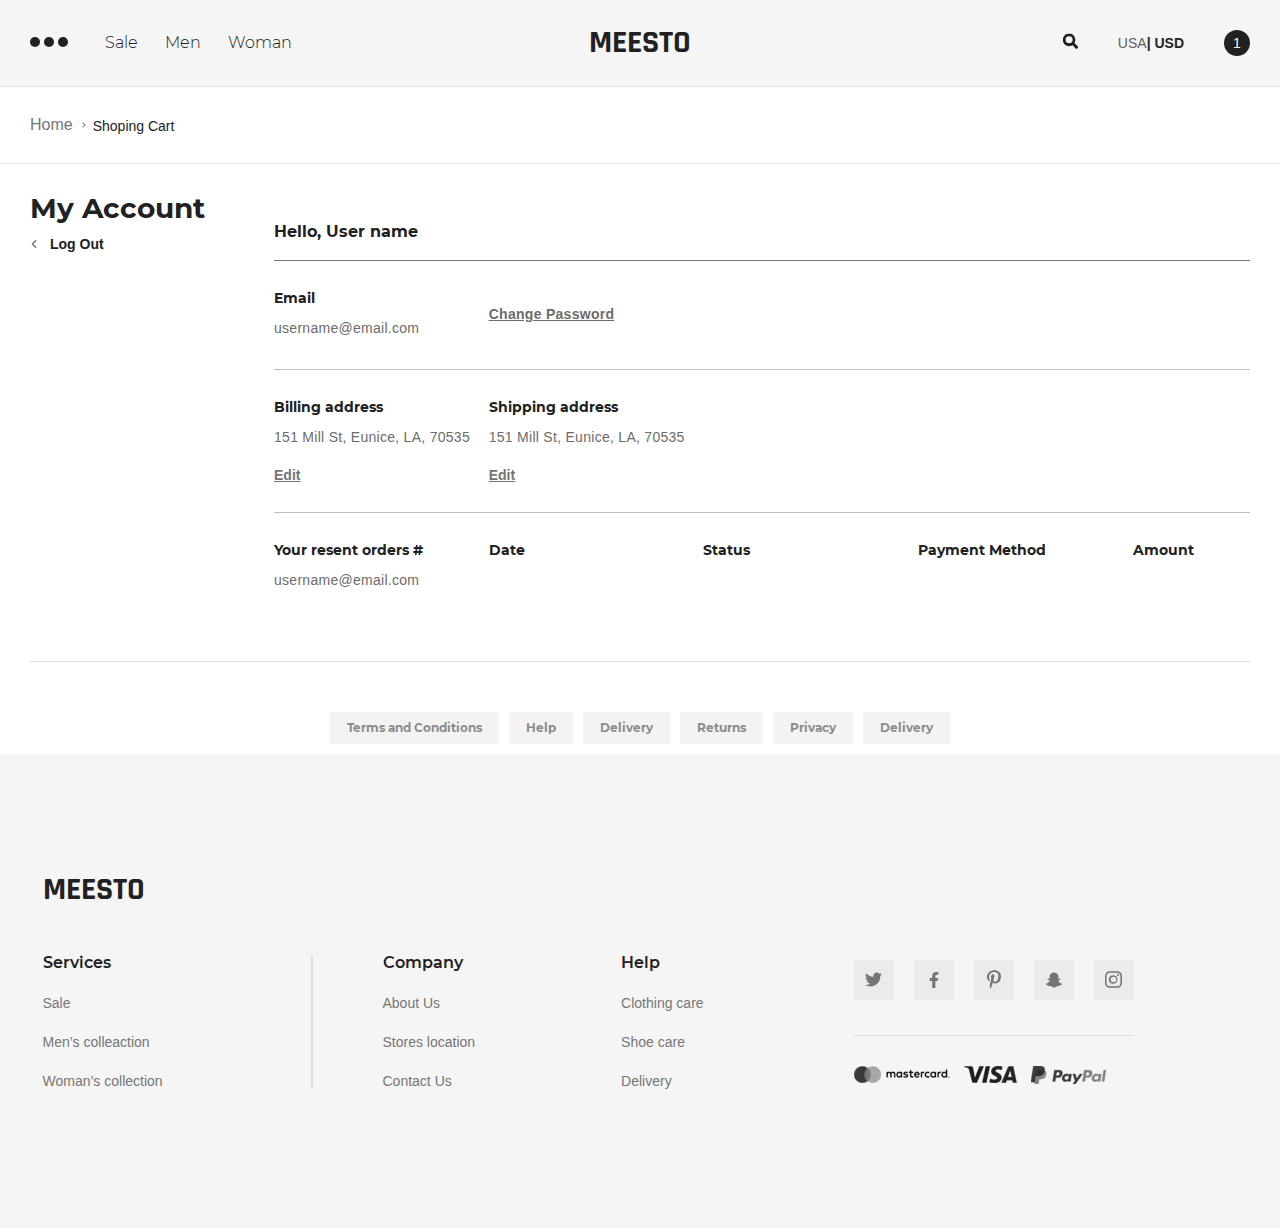
<file: account.html>
<!DOCTYPE html><html lang="en"> <head> 	<title>My account</title> 	<meta charset="UTF-8"> 	<meta name="format-detection" content="telephone=no"> 	<link rel="stylesheet" href="css/style.min.css"> 	<link rel="shortcut icon" href="favicon.ico"> 	<!-- <meta name="robots" content="noindex, nofollow"> --> 	<!-- <meta name="viewport" content="width=device-width, initial-scale=1.0, maximum-scale=1.0, user-scalable=0"> --> 	<meta name="viewport" content="width=device-width, initial-scale=1.0"> </head><body>	<div class="wrapper">		<div class="free-delivery">	<div class="free-delivery__text">Free delivery from $60 and free returns</div>	<span class="free-delivery__btn"></span></div><header class="header">	<div class="header__row header__row_second-page">		<div class="header__menu menu">			<div class="menu__icon icon-menu">				<span></span>				<span></span>				<span></span>			</div>			<div class="menu__view view-menu">				<ul class="view-menu__list">					<li><a href="catalog.html" class="view-menu__link">sale</a></li>					<li><a href="catalog.html" class="view-menu__link">men</a></li>					<li><a href="catalog.html" class="view-menu__link">woman</a></li>				</ul>			</div>			<nav class="menu__body">				<form action="#" class="menu__search">					<button type="submit" class="menu__btn" aria-label="button for search"></button>					<input autocomplete="off" type="search" name="form[]" class="menu__input">					<button type="reset" class="menu__reset"></button>				</form>				<ul class="menu__list">					<li><a href="account.html" class="menu__link menu__link_new">my account</a></li>					<li><a href="catalog.html" class="menu__link menu__link_sale">sale</a></li>					<li><a href="catalog.html" class="menu__link">man</a></li>					<li><a href="catalog.html" class="menu__link">woman</a></li>					<li><a href="lookbook.html" class="menu__link">Lookbook</a></li>					<li>						<a href="#" class="menu__link menu__spoller"><span>Pages</span></a>						<ul class="menu__submenu-list">							<li><a href="about.html" class="menu__submenu-link">about</a></li>							<li><a href="#" class="menu__submenu-link">store locations</a></li>							<li><a href="#" class="menu__submenu-link">blog</a></li>						</ul>					</li>				</ul>				<div class="menu__info info-menu">					<div class="info-menu__text">Austin brunch cloud bread cronut photo booth locavore crucifix edison bulb pork						belly distillery. Before						they sold out palo santo try-hard, vaporware salvia cardigan letterpress ugh butcher bitters brooklyn.					</div>					<a href="#" class="info-menu__btn">read more</a>				</div>				<div class="menu__socials socials-menu">					<ul class="socials-menu__list">						<li><a href="#" class="socials-menu__link socials-menu__link_instagram"></a></li>						<li><a href="#" class="socials-menu__link socials-menu__link_facebook"></a></li>						<li><a href="#" class="socials-menu__link socials-menu__link_twitter"></a></li>						<li><a href="#" class="socials-menu__link socials-menu__link_pinterest"></a></li>						<li><a href="#" class="socials-menu__link socials-menu__link_whatsup"></a></li>						<li><a href="#" class="socials-menu__link socials-menu__link_snapchat"></a></li>					</ul>				</div>			</nav>		</div>		<a href="index.html" class="header__logotype logo">meesto</a>		<div class="header__info info-header">			<div class="info-header__search">				<form action="#" class="search-info">					<button type="submit" class="search-info__btn" aria-label="button for search"></button>					<input autocomplete="off" type="search" name="form[]" class="search-info__input">					<span class="search-info__open"></span>				</form>			</div>			<div class="info-header__language lang-header">				<a href="#change" class="lang-header__view _popup-link"> USA<span>| USD</span></a>			</div>			<div class="info-header__basket basket-header">					<div class="basket-header__quantity">						<div class="basket-header__view">1</div>						<a href="shopping-cart.html" class="basket-header__link">1</a>				</div>				<div class="basket-header__hover hover-basket">					<div class="hover-basket__products">						<div class="products-info">							<a href="product.html" class="products-info__image _ibg">								<picture><source srcset="img/deals/6.webp" type="image/webp"><img src="img/deals/6.jpg" alt="content picture"></picture>							</a>							<div class="products-info__description">								<a href="product.html" class="products-info__label">Everyday carry blue bottle YOLO neutra, tousled four loko </a>								<p><span>Sku:</span>12345</p>							</div>							<div class="products-info__info">								<div class="products-info__price">250</div>								<div class="products-info__remove"><span>remove</span></div>							</div>						</div>					</div>					<div class="hover-basket__shipping">						<div class="hover-basket__text">Shipping:</div>						<div class="hover-basket__info">Free</div>					</div>					<div class="hover-basket__total">						<div class="hover-basket__text">Subtotal:</div>						<div class="hover-basket__info hover-basket__info_price">250</div>					</div>					<div class="hover-basket__button">						<a href="shopping-cart.html" class="hover-basket__cart"><span>View shopping cart</span></a>						<a href="checkout.html" class="hover-basket__checkout btn-anim">Checkout</a>					</div>				</div>			</div>		</div>	</div></header>		<main class="page">			<div class="page__breadcrumbs breadcrumbs">				<ul class="breadcrumbs__list">					<li><a href="index.html" class="breadcrumbs__link">home</a></li>					<li><a href="" class="breadcrumbs__link">Shoping Cart</a></li>				</ul>			</div>			<div class="page__account account-page">				<div class="account-page__body">					<div class="account-page__aside aside-info">						<div class="aside-info__label">my account</div>						<a href="index.html" class="aside-info__callback"><span>log out</span></a>					</div>					<div class="account-page__content content-account">						<div class="content-account__title">Hello, User name</div>						<div class="content-account__body">							<div class="content-account__row">								<div class="content-account__item item-account">									<div class="item-account__label">Email</div>									<a href="mailto:username@email.com" class="item-account__link">username@email.com</a>								</div>								<div class="content-account__item item-account">									<a href="#" class="item-account__link item-account__link_decor">Change password</a>								</div>							</div>							<div class="content-account__row">								<div class="content-account__item item-account">									<div class="item-account__label">Billing address</div>									<div class="item-account__link">151 Mill St, Eunice, LA, 70535</div>									<a href="#" class="item-account__edit">edit</a>								</div>								<div class="content-account__item item-account">									<div class="item-account__label">Shipping address</div>									<div class="item-account__link">151 Mill St, Eunice, LA, 70535</div>									<a href="#" class="item-account__edit">edit</a>								</div>							</div>							<div class="content-account__row">								<div class="content-account__item item-account">									<div class="item-account__label">Your resent orders #</div>									<a href="mailto:username@email.com" class="item-account__link">username@email.com</a>								</div>								<div class="content-account__item item-account">									<div class="item-account__label">Date</div>								</div>								<div class="content-account__item item-account">									<div class="item-account__label">Status</div>								</div>								<div class="content-account__item item-account">									<div class="item-account__label">Payment Method</div>								</div>								<div class="content-account__item item-account">									<div class="item-account__label">Amount</div>								</div>							</div>						</div>					</div>				</div>				<div class="account-page__bottom account-help">					<ul class="account-help__list">						<li><a href="#" class="account-help__link">Terms and Conditions</a></li>						<li><a href="#" class="account-help__link">Help</a></li>						<li><a href="#" class="account-help__link">Delivery</a></li>						<li><a href="#" class="account-help__link">Returns</a></li>						<li><a href="#" class="account-help__link">Privacy</a></li>						<li><a href="#" class="account-help__link">Delivery</a></li>					</ul>				</div>			</div>		</main>		<footer class="footer footer_second-page">	<div class="footer__content _container">		<div class="footer__logotype ">			<a href="#" class="logo">meesto</a>		</div>		<div class="footer__row">			<div class="footer__column col-about">				<div class="col-about__body col-footer">					<div class="col-footer__title title-footer">Services</div>					<ul class="col-footer__list">						<li><a href="catalog.html" class="col-footer__link">Sale</a></li>						<li><a href="catalog.html" class="col-footer__link">Men’s colleaction</a></li>						<li><a href="catalog.html" class="col-footer__link">Woman’s collection</a></li>					</ul>				</div>			</div>			<div class="footer__column col-links">				<div class="col-links__column">					<div class="col-footer">						<div class="col-footer__title title-footer">Company</div>						<ul class="col-footer__list">							<li><a href="#" class="col-footer__link">About Us</a></li>							<li><a href="#" class="col-footer__link">Stores location</a></li>							<li><a href="#" class="col-footer__link">Contact Us</a></li>						</ul>					</div>				</div>				<div class="col-links__column">					<div class="col-footer">						<div class="col-footer__title title-footer">Help</div>						<ul class="col-footer__list">							<li><a href="#" class="col-footer__link">Clothing care</a></li>							<li><a href="#" class="col-footer__link">Shoe care</a></li>							<li><a href="#" class="col-footer__link">Delivery</a></li>						</ul>					</div>				</div>			</div>			<div class="footer__column col-socials">				<div class="col-socials__top">					<ul class="col-socials__list">						<li><a href="#" class="col-socials__link col-socials__link_twitter"></a></li>						<li><a href="#" class="col-socials__link col-socials__link_facebook"></a></li>						<li><a href="#" class="col-socials__link col-socials__link_pinterest"></a></li>						<li><a href="#" class="col-socials__link col-socials__link_snapchat"></a></li>						<li><a href="#" class="col-socials__link col-socials__link_instagram"></a></li>					</ul>				</div>				<div class="col-socials__pay">					<ul class="col-socials__pay-list">						<li><picture><source srcset="img/icons/mastercard.webp" type="image/webp"><img src="img/icons/mastercard.png" alt="mastercard"></picture></li>						<li><picture><source srcset="img/icons/visa.webp" type="image/webp"><img src="img/icons/visa.png" alt="visa"></picture></li>						<li><picture><source srcset="img/icons/PayPal.webp" type="image/webp"><img src="img/icons/PayPal.png" alt="paypal"></picture></li>					</ul>				</div>			</div>		</div>	</div></footer>	</div>	<div class="popup popup_change">	<div class="popup__content">		<div class="popup__body">			<div class="popup__close"></div>			<div class="hover-lang">				<div class="hover-lang__label">choose language and currency</div>				<div class="hover-lang__body">					<div class="hover-lang__selected">						<div class="hover-lang__country hover-lang__country_sel">USA</div>						<div class="hover-lang__currency">USD</div>					</div>					<div class="hover-lang__choose">						<div class="hover-lang__row">							<a href="#" class="hover-lang__country hover-lang__country_england">England</a>							<div class="hover-lang__currency">GBP</div>						</div>						<div class="hover-lang__row">							<a href="#" class="hover-lang__country hover-lang__country_ukraine">Украина</a>							<div class="hover-lang__currency">UAH</div>						</div>						<div class="hover-lang__row">							<a href="#" class="hover-lang__country hover-lang__country_russian">Россия</a>							<div class="hover-lang__currency">RUB</div>						</div>						<div class="hover-lang__row">							<a href="#" class="hover-lang__country hover-lang__country_italy">Italy</a>							<div class="hover-lang__currency">Euro</div>						</div>						<div class="hover-lang__row">							<a href="#" class="hover-lang__country hover-lang__country_spain">Spain</a>							<div class="hover-lang__currency">Euro</div>						</div>					</div>				</div>			</div>		</div>	</div></div>	<!-- <script src="https://code.jquery.com/jquery-3.3.1.min.js"></script> --><script src="js/vendors.min.js"></script><script src="js/app.min.js"></script></body></html>
</file>
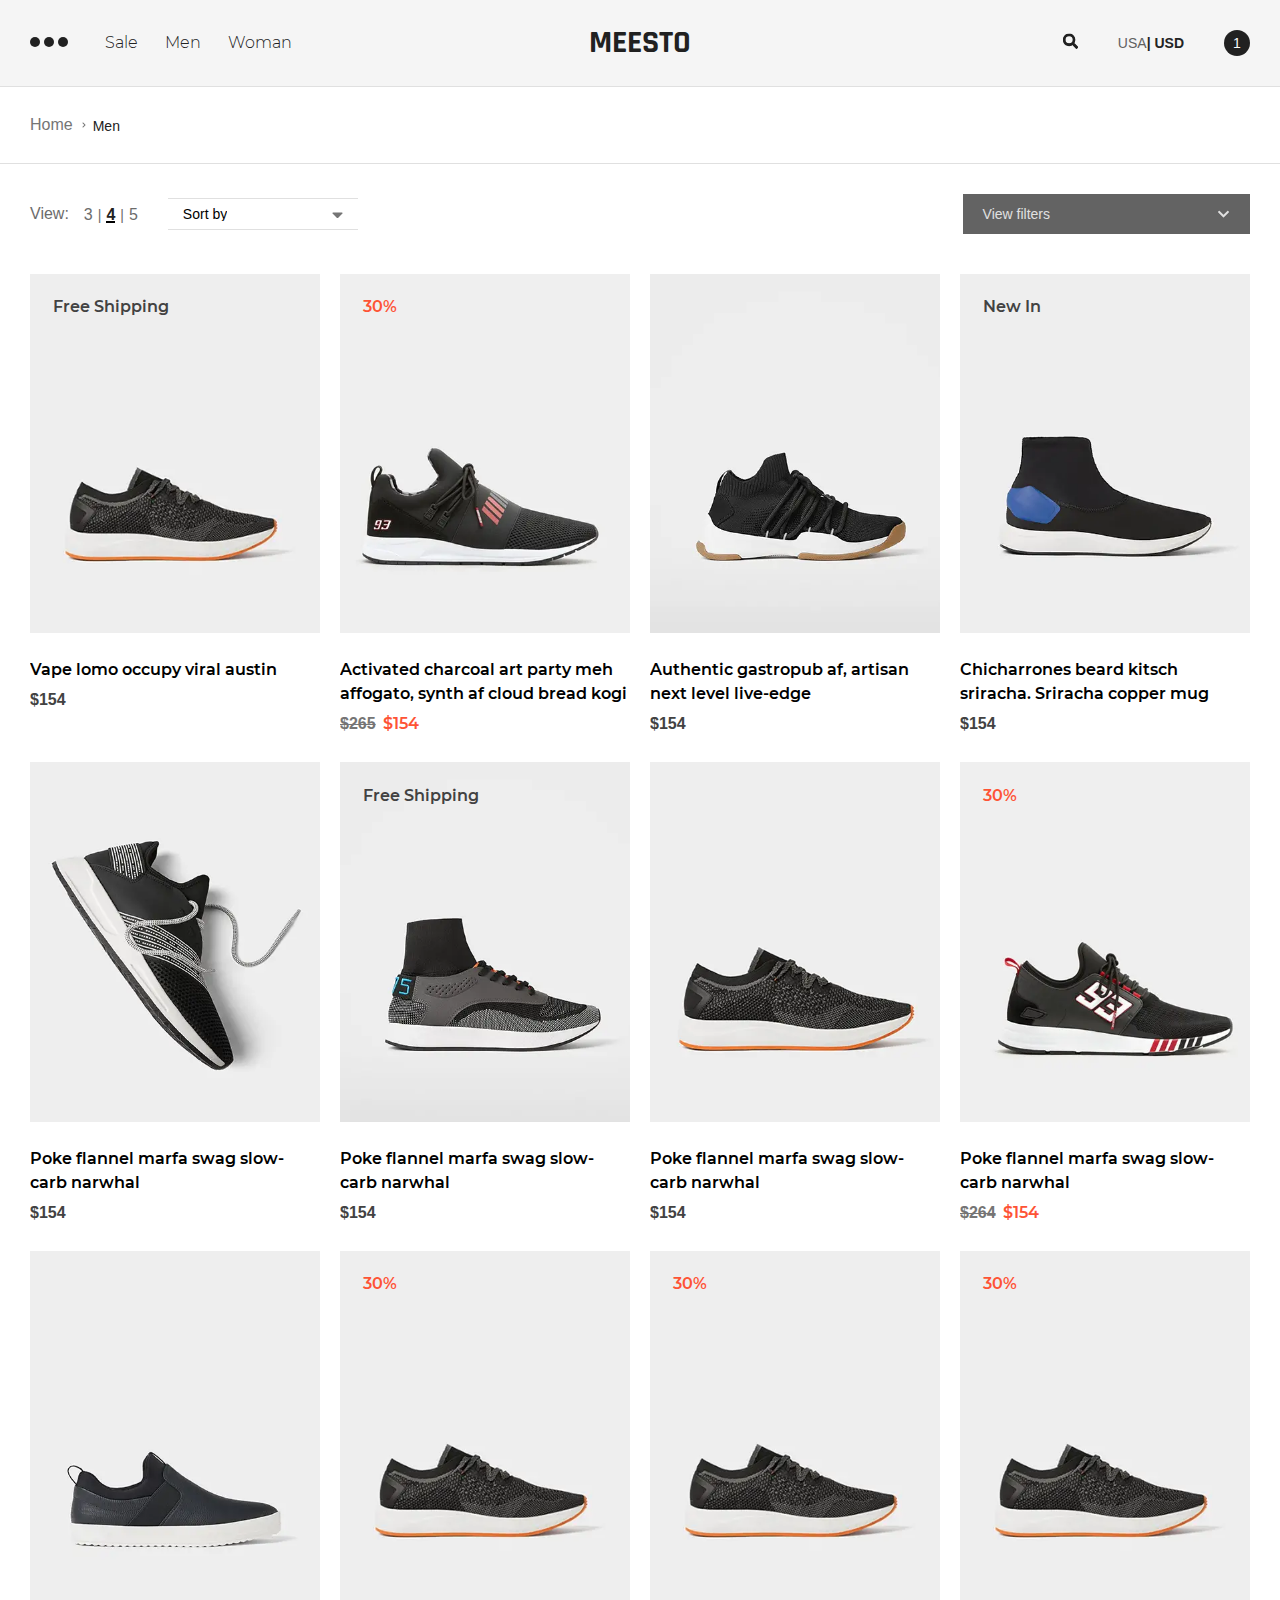
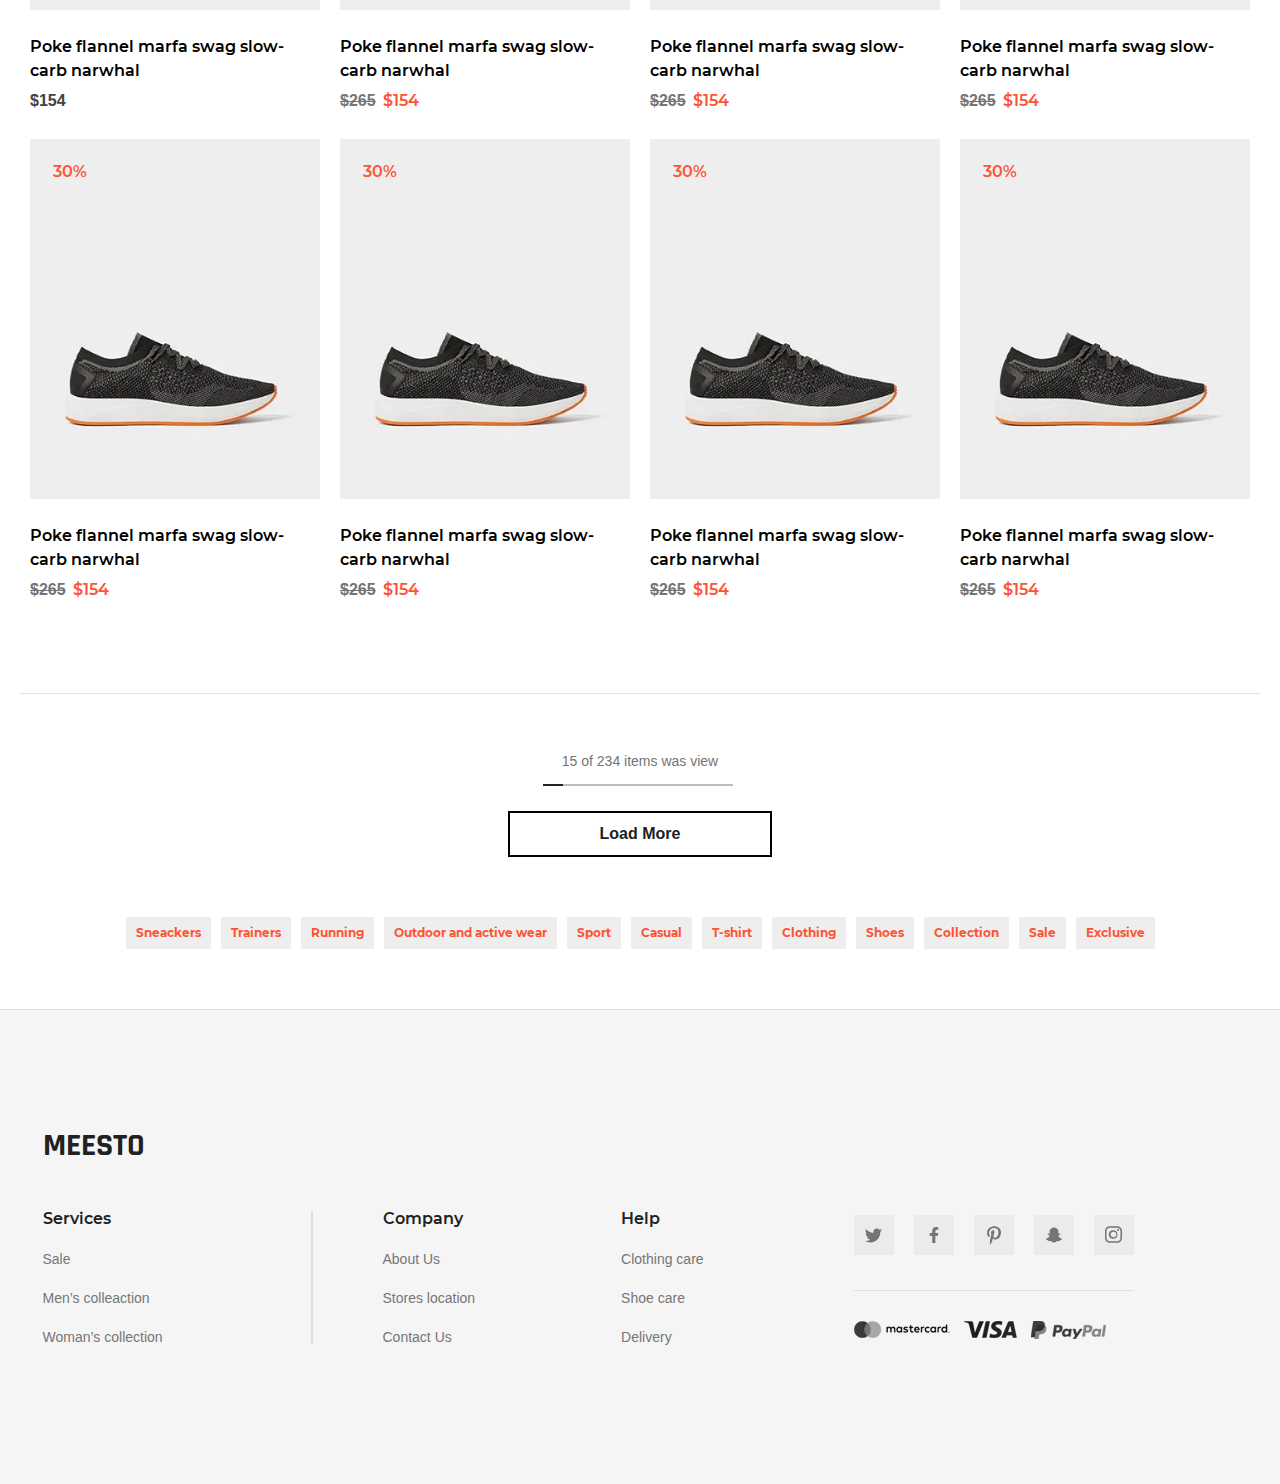
<file: catalog.html>
<!DOCTYPE html><html lang="en"> <head> 	<title>Catalog</title> 	<meta charset="UTF-8"> 	<meta name="format-detection" content="telephone=no"> 	<link rel="stylesheet" href="css/style.min.css"> 	<link rel="shortcut icon" href="favicon.ico"> 	<!-- <meta name="robots" content="noindex, nofollow"> --> 	<!-- <meta name="viewport" content="width=device-width, initial-scale=1.0, maximum-scale=1.0, user-scalable=0"> --> 	<meta name="viewport" content="width=device-width, initial-scale=1.0"> </head><body>	<div class="wrapper">		<div class="free-delivery">	<div class="free-delivery__text">Free delivery from $60 and free returns</div>	<span class="free-delivery__btn"></span></div><header class="header">	<div class="header__row header__row_second-page">		<div class="header__menu menu">			<div class="menu__icon icon-menu">				<span></span>				<span></span>				<span></span>			</div>			<div class="menu__view view-menu">				<ul class="view-menu__list">					<li><a href="catalog.html" class="view-menu__link">sale</a></li>					<li><a href="catalog.html" class="view-menu__link">men</a></li>					<li><a href="catalog.html" class="view-menu__link">woman</a></li>				</ul>			</div>			<nav class="menu__body">				<form action="#" class="menu__search">					<button type="submit" class="menu__btn" aria-label="button for search"></button>					<input autocomplete="off" type="search" name="form[]" class="menu__input">					<button type="reset" class="menu__reset"></button>				</form>				<ul class="menu__list">					<li><a href="account.html" class="menu__link menu__link_new">my account</a></li>					<li><a href="catalog.html" class="menu__link menu__link_sale">sale</a></li>					<li><a href="catalog.html" class="menu__link">man</a></li>					<li><a href="catalog.html" class="menu__link">woman</a></li>					<li><a href="lookbook.html" class="menu__link">Lookbook</a></li>					<li>						<a href="#" class="menu__link menu__spoller"><span>Pages</span></a>						<ul class="menu__submenu-list">							<li><a href="about.html" class="menu__submenu-link">about</a></li>							<li><a href="#" class="menu__submenu-link">store locations</a></li>							<li><a href="#" class="menu__submenu-link">blog</a></li>						</ul>					</li>				</ul>				<div class="menu__info info-menu">					<div class="info-menu__text">Austin brunch cloud bread cronut photo booth locavore crucifix edison bulb pork						belly distillery. Before						they sold out palo santo try-hard, vaporware salvia cardigan letterpress ugh butcher bitters brooklyn.					</div>					<a href="#" class="info-menu__btn">read more</a>				</div>				<div class="menu__socials socials-menu">					<ul class="socials-menu__list">						<li><a href="#" class="socials-menu__link socials-menu__link_instagram"></a></li>						<li><a href="#" class="socials-menu__link socials-menu__link_facebook"></a></li>						<li><a href="#" class="socials-menu__link socials-menu__link_twitter"></a></li>						<li><a href="#" class="socials-menu__link socials-menu__link_pinterest"></a></li>						<li><a href="#" class="socials-menu__link socials-menu__link_whatsup"></a></li>						<li><a href="#" class="socials-menu__link socials-menu__link_snapchat"></a></li>					</ul>				</div>			</nav>		</div>		<a href="index.html" class="header__logotype logo">meesto</a>		<div class="header__info info-header">			<div class="info-header__search">				<form action="#" class="search-info">					<button type="submit" class="search-info__btn" aria-label="button for search"></button>					<input autocomplete="off" type="search" name="form[]" class="search-info__input">					<span class="search-info__open"></span>				</form>			</div>			<div class="info-header__language lang-header">				<a href="#change" class="lang-header__view _popup-link"> USA<span>| USD</span></a>			</div>			<div class="info-header__basket basket-header">					<div class="basket-header__quantity">						<div class="basket-header__view">1</div>						<a href="shopping-cart.html" class="basket-header__link">1</a>				</div>				<div class="basket-header__hover hover-basket">					<div class="hover-basket__products">						<div class="products-info">							<a href="product.html" class="products-info__image _ibg">								<picture><source srcset="img/deals/6.webp" type="image/webp"><img src="img/deals/6.jpg" alt="content picture"></picture>							</a>							<div class="products-info__description">								<a href="product.html" class="products-info__label">Everyday carry blue bottle YOLO neutra, tousled four loko </a>								<p><span>Sku:</span>12345</p>							</div>							<div class="products-info__info">								<div class="products-info__price">250</div>								<div class="products-info__remove"><span>remove</span></div>							</div>						</div>					</div>					<div class="hover-basket__shipping">						<div class="hover-basket__text">Shipping:</div>						<div class="hover-basket__info">Free</div>					</div>					<div class="hover-basket__total">						<div class="hover-basket__text">Subtotal:</div>						<div class="hover-basket__info hover-basket__info_price">250</div>					</div>					<div class="hover-basket__button">						<a href="shopping-cart.html" class="hover-basket__cart"><span>View shopping cart</span></a>						<a href="checkout.html" class="hover-basket__checkout btn-anim">Checkout</a>					</div>				</div>			</div>		</div>	</div></header>		<main class="page">			<div class="page__breadcrumbs breadcrumbs">				<ul class="breadcrumbs__list">					<li><a href="index.html" class="breadcrumbs__link">home</a></li>					<li><a href="#" class="breadcrumbs__link">men</a></li>				</ul>			</div>			<div class="page__filter filter-page">				<div class="filter-page__items">					<div class="filter-page__item item-view">						<div class="item-view__column">							<div class="item-view__value">View:</div>							<ul class="item-view__quantity">								<li><span class="item-view__btn item-view__three" data-columns="3">3</span></li>								<li><span class="item-view__btn item-view__four _active" data-columns="4">4</span></li>								<li><span class="item-view__btn item-view__five" data-columns="5">5</span></li>							</ul>						</div>						<div class="item-view__column">							<div class="item-view__select">								<select name="form{}" class="show">									<option value="1" selected="selected">Sort by</option>									<option value="2">Lowest to Highest price</option>									<option value="3">Highest to Lowest price</option>								</select>							</div>						</div>					</div>					<div class="filter-page__item">						<div class="item-filter">							<div class="item-filter__label">View filters</div>							<div class="item-filter__active">								<form action="#" class="active-fliter">									<div class="active-fliter__item">										<div class="active-fliter__title">Product type</div>										<div class="active-fliter__body">											<div class="active-fliter__product">												<label class="checkbox">													<input type="checkbox" value="Accessories" name="form[]" class="checkbox__input">													<span class="checkbox__text">Accessories<span>102</span></span>												</label>											</div>											<div class="active-fliter__product">												<label class="checkbox">													<input type="checkbox" value="Bags" name="form[]" class="checkbox__input">													<span class="checkbox__text">Bags<span>204</span></span>												</label>											</div>											<div class="active-fliter__product">												<label class="checkbox">													<input type="checkbox" value="Coats" name="form[]" class="checkbox__input">													<span class="checkbox__text">Coats<span>10</span></span>												</label>											</div>											<div class="active-fliter__product">												<label class="checkbox">													<input type="checkbox" value="Hats" name="form[]" class="checkbox__input">													<span class="checkbox__text">Hats<span>23</span></span>												</label>											</div>											<div class="active-fliter__product">												<label class="checkbox">													<input type="checkbox" value="Jackets and bombers" name="form[]" class="checkbox__input">													<span class="checkbox__text">Jackets and bombers<span>123</span></span>												</label>											</div>											<div class="active-fliter__product">												<label class="checkbox">													<input type="checkbox" value="Pants and Jeans" name="form[]" class="checkbox__input">													<span class="checkbox__text">Pants and Jeans<span>345</span></span>												</label>											</div>											<div class="active-fliter__product">												<label class="checkbox">													<input type="checkbox" value="Shoes" name="form[]" class="checkbox__input">													<span class="checkbox__text">Shoes<span>12345</span></span>												</label>											</div>											<div class="active-fliter__product">												<label class="checkbox">													<input type="checkbox" value="T-shirts and sweatshirts" name="form[]" class="checkbox__input">													<span class="checkbox__text">T-shirts and sweatshirts<span>2678</span></span>												</label>											</div>											<div class="active-fliter__product">												<label class="checkbox">													<input type="checkbox" value="Underwear" name="form[]" class="checkbox__input">													<span class="checkbox__text">Underwear<span>2678</span></span>												</label>											</div>										</div>									</div>									<div class="active-fliter__item">										<div class="active-fliter__title">Color</div>										<div class="active-fliter__body active-fliter__body_color">											<div class="active-fliter__column">												<div class="active-fliter__color">													<label class="checkbox">														<input type="checkbox" value="black" name="form[]" class="checkbox__input">														<span class="checkbox__text">Black</span>													</label>												</div>												<div class="active-fliter__color">													<label class="checkbox">														<input type="checkbox" value="white" name="form[]" class="checkbox__input">														<span class="checkbox__text">White</span>													</label>												</div>												<div class="active-fliter__color">													<label class="checkbox">														<input type="checkbox" value="red" name="form[]" class="checkbox__input">														<span class="checkbox__text">red</span>													</label>												</div>												<div class="active-fliter__color">													<label class="checkbox">														<input type="checkbox" value="grey" name="form[]" class="checkbox__input">														<span class="checkbox__text">grey</span>													</label>												</div>											</div>											<div class="active-fliter__column">												<div class="active-fliter__color">													<label class="checkbox">														<input type="checkbox" value="green" name="form[]" class="checkbox__input">														<span class="checkbox__text">green</span>													</label>												</div>												<div class="active-fliter__color">													<label class="checkbox">														<input type="checkbox" value="brown" name="form[]" class="checkbox__input">														<span class="checkbox__text">brown</span>													</label>												</div>												<div class="active-fliter__color">													<label class="checkbox">														<input type="checkbox" value="blue" name="form[]" class="checkbox__input">														<span class="checkbox__text">blue</span>													</label>												</div>												<div class="active-fliter__color">													<label class="checkbox">														<input type="checkbox" value="other" name="form[]" class="checkbox__input">														<span class="checkbox__text">other</span>													</label>												</div>											</div>										</div>									</div>									<div class="active-fliter__item">										<div class="active-fliter__title">Size</div>										<div class="active-fliter__body active-fliter__body_size">											<div class="active-fliter__size">												<label class="checkbox">													<input type="checkbox" value="xs" name="form[]" class="checkbox__input">													<span class="checkbox__text">xs</span>												</label>											</div>											<div class="active-fliter__size">												<label class="checkbox">													<input type="checkbox" value="s" name="form[]" class="checkbox__input">													<span class="checkbox__text">s</span>												</label>											</div>											<div class="active-fliter__size">												<label class="checkbox">													<input type="checkbox" value="m" name="form[]" class="checkbox__input">													<span class="checkbox__text">m</span>												</label>											</div>											<div class="active-fliter__size">												<label class="checkbox">													<input type="checkbox" value="l" name="form[]" class="checkbox__input">													<span class="checkbox__text">l</span>												</label>											</div>											<div class="active-fliter__size">												<label class="checkbox">													<input type="checkbox" value="xl" name="form[]" class="checkbox__input">													<span class="checkbox__text">xl</span>												</label>											</div>											<div class="active-fliter__size">												<label class="checkbox">													<input type="checkbox" value="xxl" name="form[]" class="checkbox__input">													<span class="checkbox__text">xxl</span>												</label>											</div>											<div class="active-fliter__size">												<label class="checkbox">													<input type="checkbox" value="32" name="form[]" class="checkbox__input">													<span class="checkbox__text">32</span>												</label>											</div>											<div class="active-fliter__size">												<label class="checkbox">													<input type="checkbox" value="36" name="form[]" class="checkbox__input">													<span class="checkbox__text">36</span>												</label>											</div>											<div class="active-fliter__size">												<label class="checkbox">													<input type="checkbox" value="38" name="form[]" class="checkbox__input">													<span class="checkbox__text">38</span>												</label>											</div>											<div class="active-fliter__size">												<label class="checkbox">													<input type="checkbox" value="40" name="form[]" class="checkbox__input">													<span class="checkbox__text">40</span>												</label>											</div>											<div class="active-fliter__size">												<label class="checkbox">													<input type="checkbox" value="42" name="form[]" class="checkbox__input">													<span class="checkbox__text">42</span>												</label>											</div>											<div class="active-fliter__size">												<label class="checkbox">													<input type="checkbox" value="44" name="form[]" class="checkbox__input">													<span class="checkbox__text">44</span>												</label>											</div>											<div class="active-fliter__size">												<label class="checkbox">													<input type="checkbox" value="46" name="form[]" class="checkbox__input">													<span class="checkbox__text">46</span>												</label>											</div>											<div class="active-fliter__size">												<label class="checkbox">													<input type="checkbox" value="50" name="form[]" class="checkbox__input">													<span class="checkbox__text">50</span>												</label>											</div>										</div>									</div>									<div class="active-fliter__item">										<div class="active-fliter__title">Price</div>										<div class="active-fliter__body active-fliter__body_price">											<div class="active-fliter__slider"></div>										</div>									</div>									<div class="active-fliter__item">										<div class="active-fliter__body active-fliter__body_button">											<button type="reset" class="active-fliter__btn active-fliter__btn_w">Clear Filters</button>											<button type="submit" class="active-fliter__btn active-fliter__btn_b">View Items</button>										</div>									</div>								</form>							</div>						</div>					</div>				</div>			</div>			<div class="page__items-grid">				<div class="grid-content">					<div class="grid-content__items" data-grid-columns="4">						<div class="grid-content__item">							<div class="item-deals">								<div class="item-deals__content">									<div class="item-deals__top">										<a href="#" class="item-deals__badge">Free shipping</a>										<a href="product.html" class="item-deals__image _ibg">											<picture><source srcset="img/deals/1.webp" type="image/webp"><img src="img/deals/1.jpg" alt="content picture"></picture>										</a>									</div>									<div class="item-deals__body">										<a href="product.html" class="item-deals__label">Vape lomo occupy viral austin</a>										<div class="item-deals__price-block">											<div class="item-deals__price money">154</div>										</div>									</div>								</div>								<div class="item-deals__hover">									<div class="hover-deals">										<div class="hover-deals__top">											<a href="product.html" class="hover-deals__image _ibg">												<picture><source srcset="img/deals/hover/1.webp" type="image/webp"><img src="img/deals/hover/1.jpg" alt="content picture"></picture>											</a>										</div>										<div class="hover-deals__body">											<a href="#" class="hover-deals__btn btn-anim">add</a>										</div>									</div>								</div>							</div>						</div>						<div class="grid-content__item">							<div class="item-deals">								<div class="item-deals__content">									<div class="item-deals__top">										<a href="#" class="item-deals__badge item-deals__badge_sale">30</a>										<a href="product.html" class="item-deals__image _ibg">											<picture><source srcset="img/deals/items/2.webp" type="image/webp"><img src="img/deals/items/2.jpg" alt="content picture"></picture>										</a>									</div>									<div class="item-deals__body">										<a href="product.html" class="item-deals__label">Activated charcoal art party meh affogato, synth af cloud											bread											kogi</a>										<div class="item-deals__price-block">											<div class="item-deals__old-price money">265</div>											<div class="item-deals__price item-deals__price_red money">154</div>										</div>									</div>								</div>								<div class="item-deals__hover">									<div class="hover-deals">										<div class="hover-deals__top">											<a href="product.html" class="hover-deals__image _ibg">												<picture><source srcset="img/deals/hover/1.webp" type="image/webp"><img src="img/deals/hover/1.jpg" alt="content picture"></picture>											</a>										</div>										<div class="hover-deals__body">											<a href="#" class="hover-deals__btn btn-anim">add</a>										</div>									</div>								</div>							</div>						</div>						<div class="grid-content__item">							<div class="item-deals">								<div class="item-deals__content">									<div class="item-deals__top">										<a href="product.html" class="item-deals__image _ibg">											<picture><source srcset="img/deals/items/3.webp" type="image/webp"><img src="img/deals/items/3.jpg" alt="content picture"></picture>										</a>									</div>									<div class="item-deals__body">										<a href="product.html" class="item-deals__label">Authentic gastropub af, artisan next level live-edge </a>										<div class="item-deals__price-block">											<div class="item-deals__price money">154</div>										</div>									</div>								</div>								<div class="item-deals__hover">									<div class="hover-deals">										<div class="hover-deals__top">											<a href="product.html" class="hover-deals__image _ibg">												<picture><source srcset="img/deals/hover/1.webp" type="image/webp"><img src="img/deals/hover/1.jpg" alt="content picture"></picture>											</a>										</div>										<div class="hover-deals__body">											<a href="#" class="hover-deals__btn btn-anim">add</a>										</div>									</div>								</div>							</div>						</div>						<div class="grid-content__item">							<div class="item-deals">								<div class="item-deals__content">									<div class="item-deals__top">										<a href="#" class="item-deals__badge">New In</a>										<a href="product.html" class="item-deals__image _ibg">											<picture><source srcset="img/deals/items/4.webp" type="image/webp"><img src="img/deals/items/4.jpg" alt="content picture"></picture>										</a>									</div>									<div class="item-deals__body">										<a href="product.html" class="item-deals__label">Chicharrones beard kitsch sriracha. Sriracha copper mug</a>										<div class="item-deals__price-block">											<div class="item-deals__price money">154</div>										</div>									</div>								</div>								<div class="item-deals__hover">									<div class="hover-deals">										<div class="hover-deals__top">											<a href="product.html" class="hover-deals__image _ibg">												<picture><source srcset="img/deals/hover/1.webp" type="image/webp"><img src="img/deals/hover/1.jpg" alt="content picture"></picture>											</a>										</div>										<div class="hover-deals__body">											<a href="#" class="hover-deals__btn btn-anim">add</a>										</div>									</div>								</div>							</div>						</div>						<div class="grid-content__item">							<div class="item-deals">								<div class="item-deals__content">									<div class="item-deals__top">										<a href="product.html" class="item-deals__image _ibg">											<picture><source srcset="img/deals/items/5.webp" type="image/webp"><img src="img/deals/items/5.jpg" alt="content picture"></picture>										</a>									</div>									<div class="item-deals__body">										<a href="product.html" class="item-deals__label">Poke flannel marfa swag slow-carb narwhal</a>										<div class="item-deals__price-block">											<div class="item-deals__price money">154</div>										</div>									</div>								</div>								<div class="item-deals__hover">									<div class="hover-deals">										<div class="hover-deals__top">											<a href="product.html" class="hover-deals__image _ibg">												<picture><source srcset="img/deals/hover/1.webp" type="image/webp"><img src="img/deals/hover/1.jpg" alt="content picture"></picture>											</a>										</div>										<div class="hover-deals__body">											<a href="#" class="hover-deals__btn btn-anim">add</a>										</div>									</div>								</div>							</div>						</div>						<div class="grid-content__item">							<div class="item-deals">								<div class="item-deals__content">									<div class="item-deals__top">										<a href="#" class="item-deals__badge">Free shipping</a>										<a href="product.html" class="item-deals__image _ibg">											<picture><source srcset="img/deals/items/6.webp" type="image/webp"><img src="img/deals/items/6.jpg" alt="content picture"></picture>										</a>									</div>									<div class="item-deals__body">										<a href="product.html" class="item-deals__label">Poke flannel marfa swag slow-carb narwhal</a>										<div class="item-deals__price-block">											<div class="item-deals__price money">154</div>										</div>									</div>								</div>								<div class="item-deals__hover">									<div class="hover-deals">										<div class="hover-deals__top">											<a href="product.html" class="hover-deals__image _ibg">												<picture><source srcset="img/deals/hover/1.webp" type="image/webp"><img src="img/deals/hover/1.jpg" alt="content picture"></picture>											</a>										</div>										<div class="hover-deals__body">											<a href="#" class="hover-deals__btn btn-anim">add</a>										</div>									</div>								</div>							</div>						</div>						<div class="grid-content__item">							<div class="item-deals">								<div class="item-deals__content">									<div class="item-deals__top">										<a href="product.html" class="item-deals__image _ibg">											<picture><source srcset="img/deals/items/7.webp" type="image/webp"><img src="img/deals/items/7.jpg" alt="content picture"></picture>										</a>									</div>									<div class="item-deals__body">										<a href="product.html" class="item-deals__label">Poke flannel marfa swag slow-carb narwhal</a>										<div class="item-deals__price-block">											<div class="item-deals__price money">154</div>										</div>									</div>								</div>								<div class="item-deals__hover">									<div class="hover-deals">										<div class="hover-deals__top">											<a href="product.html" class="hover-deals__image _ibg">												<picture><source srcset="img/deals/hover/1.webp" type="image/webp"><img src="img/deals/hover/1.jpg" alt="content picture"></picture>											</a>										</div>										<div class="hover-deals__body">											<a href="#" class="hover-deals__btn btn-anim">add</a>										</div>									</div>								</div>							</div>						</div>						<div class="grid-content__item">							<div class="item-deals">								<div class="item-deals__content">									<div class="item-deals__top">										<a href="#" class="item-deals__badge item-deals__badge_sale">30</a>										<a href="product.html" class="item-deals__image _ibg">											<picture><source srcset="img/deals/items/8.webp" type="image/webp"><img src="img/deals/items/8.jpg" alt="content picture"></picture>										</a>									</div>									<div class="item-deals__body">										<a href="product.html" class="item-deals__label">Poke flannel marfa swag slow-carb narwhal</a>										<div class="item-deals__price-block">											<div class="item-deals__old-price money">264</div>											<div class="item-deals__price item-deals__price_red money">154</div>										</div>									</div>								</div>								<div class="item-deals__hover">									<div class="hover-deals">										<div class="hover-deals__top">											<a href="product.html" class="hover-deals__image _ibg">												<picture><source srcset="img/deals/hover/1.webp" type="image/webp"><img src="img/deals/hover/1.jpg" alt="content picture"></picture>											</a>										</div>										<div class="hover-deals__body">											<a href="#" class="hover-deals__btn btn-anim">add</a>										</div>									</div>								</div>							</div>						</div>						<div class="grid-content__item">							<div class="item-deals">								<div class="item-deals__content">									<div class="item-deals__top">										<a href="product.html" class="item-deals__image _ibg">											<picture><source srcset="img/deals/items/9.webp" type="image/webp"><img src="img/deals/items/9.jpg" alt="content picture"></picture>										</a>									</div>									<div class="item-deals__body">										<a href="product.html" class="item-deals__label">Poke flannel marfa swag slow-carb narwhal</a>										<div class="item-deals__price-block">											<div class="item-deals__price money">154</div>										</div>									</div>								</div>								<div class="item-deals__hover">									<div class="hover-deals">										<div class="hover-deals__top">											<a href="product.html" class="hover-deals__image _ibg">												<picture><source srcset="img/deals/hover/1.webp" type="image/webp"><img src="img/deals/hover/1.jpg" alt="content picture"></picture>											</a>										</div>										<div class="hover-deals__body">											<a href="#" class="hover-deals__btn btn-anim">add</a>										</div>									</div>								</div>							</div>						</div>						<div class="grid-content__item">							<div class="item-deals">								<div class="item-deals__content">									<div class="item-deals__top">										<a href="#" class="item-deals__badge item-deals__badge_sale">30</a>										<a href="product.html" class="item-deals__image _ibg">											<picture><source srcset="img/deals/1.webp" type="image/webp"><img src="img/deals/1.jpg" alt="content picture"></picture>										</a>									</div>									<div class="item-deals__body">										<a href="product.html" class="item-deals__label">Poke flannel marfa swag slow-carb narwhal</a>										<div class="item-deals__price-block">											<div class="item-deals__old-price money">265</div>											<div class="item-deals__price item-deals__price_red money">154</div>										</div>									</div>								</div>								<div class="item-deals__hover">									<div class="hover-deals">										<div class="hover-deals__top">											<a href="product.html" class="hover-deals__image _ibg">												<picture><source srcset="img/deals/hover/1.webp" type="image/webp"><img src="img/deals/hover/1.jpg" alt="content picture"></picture>											</a>										</div>										<div class="hover-deals__body">											<a href="#" class="hover-deals__btn btn-anim">add</a>										</div>									</div>								</div>							</div>						</div>						<div class="grid-content__item">							<div class="item-deals">								<div class="item-deals__content">									<div class="item-deals__top">										<a href="#" class="item-deals__badge item-deals__badge_sale">30</a>										<a href="product.html" class="item-deals__image _ibg">											<picture><source srcset="img/deals/1.webp" type="image/webp"><img src="img/deals/1.jpg" alt="content picture"></picture>										</a>									</div>									<div class="item-deals__body">										<a href="product.html" class="item-deals__label">Poke flannel marfa swag slow-carb narwhal</a>										<div class="item-deals__price-block">											<div class="item-deals__old-price money">265</div>											<div class="item-deals__price item-deals__price_red money">154</div>										</div>									</div>								</div>								<div class="item-deals__hover">									<div class="hover-deals">										<div class="hover-deals__top">											<a href="product.html" class="hover-deals__image _ibg">												<picture><source srcset="img/deals/hover/1.webp" type="image/webp"><img src="img/deals/hover/1.jpg" alt="content picture"></picture>											</a>										</div>										<div class="hover-deals__body">											<a href="#" class="hover-deals__btn btn-anim">add</a>										</div>									</div>								</div>							</div>						</div>						<div class="grid-content__item">							<div class="item-deals">								<div class="item-deals__content">									<div class="item-deals__top">										<a href="#" class="item-deals__badge item-deals__badge_sale">30</a>										<a href="product.html" class="item-deals__image _ibg">											<picture><source srcset="img/deals/1.webp" type="image/webp"><img src="img/deals/1.jpg" alt="content picture"></picture>										</a>									</div>									<div class="item-deals__body">										<a href="product.html" class="item-deals__label">Poke flannel marfa swag slow-carb narwhal</a>										<div class="item-deals__price-block">											<div class="item-deals__old-price money">265</div>											<div class="item-deals__price item-deals__price_red money">154</div>										</div>									</div>								</div>								<div class="item-deals__hover">									<div class="hover-deals">										<div class="hover-deals__top">											<a href="product.html" class="hover-deals__image _ibg">												<picture><source srcset="img/deals/hover/1.webp" type="image/webp"><img src="img/deals/hover/1.jpg" alt="content picture"></picture>											</a>										</div>										<div class="hover-deals__body">											<a href="#" class="hover-deals__btn btn-anim">add</a>										</div>									</div>								</div>							</div>						</div>						<div class="grid-content__item">							<div class="item-deals">								<div class="item-deals__content">									<div class="item-deals__top">										<a href="#" class="item-deals__badge item-deals__badge_sale">30</a>										<a href="product.html" class="item-deals__image _ibg">											<picture><source srcset="img/deals/1.webp" type="image/webp"><img src="img/deals/1.jpg" alt="content picture"></picture>										</a>									</div>									<div class="item-deals__body">										<a href="product.html" class="item-deals__label">Poke flannel marfa swag slow-carb narwhal</a>										<div class="item-deals__price-block">											<div class="item-deals__old-price money">265</div>											<div class="item-deals__price item-deals__price_red money">154</div>										</div>									</div>								</div>								<div class="item-deals__hover">									<div class="hover-deals">										<div class="hover-deals__top">											<a href="product.html" class="hover-deals__image _ibg">												<picture><source srcset="img/deals/hover/1.webp" type="image/webp"><img src="img/deals/hover/1.jpg" alt="content picture"></picture>											</a>										</div>										<div class="hover-deals__body">											<a href="#" class="hover-deals__btn btn-anim">add</a>										</div>									</div>								</div>							</div>						</div>						<div class="grid-content__item">							<div class="item-deals">								<div class="item-deals__content">									<div class="item-deals__top">										<a href="#" class="item-deals__badge item-deals__badge_sale">30</a>										<a href="product.html" class="item-deals__image _ibg">											<picture><source srcset="img/deals/1.webp" type="image/webp"><img src="img/deals/1.jpg" alt="content picture"></picture>										</a>									</div>									<div class="item-deals__body">										<a href="product.html" class="item-deals__label">Poke flannel marfa swag slow-carb narwhal</a>										<div class="item-deals__price-block">											<div class="item-deals__old-price money">265</div>											<div class="item-deals__price item-deals__price_red money">154</div>										</div>									</div>								</div>								<div class="item-deals__hover">									<div class="hover-deals">										<div class="hover-deals__top">											<a href="product.html" class="hover-deals__image _ibg">												<picture><source srcset="img/deals/hover/1.webp" type="image/webp"><img src="img/deals/hover/1.jpg" alt="content picture"></picture>											</a>										</div>										<div class="hover-deals__body">											<a href="#" class="hover-deals__btn btn-anim">add</a>										</div>									</div>								</div>							</div>						</div>						<div class="grid-content__item">							<div class="item-deals">								<div class="item-deals__content">									<div class="item-deals__top">										<a href="#" class="item-deals__badge item-deals__badge_sale">30</a>										<a href="product.html" class="item-deals__image _ibg">											<picture><source srcset="img/deals/1.webp" type="image/webp"><img src="img/deals/1.jpg" alt="content picture"></picture>										</a>									</div>									<div class="item-deals__body">										<a href="product.html" class="item-deals__label">Poke flannel marfa swag slow-carb narwhal</a>										<div class="item-deals__price-block">											<div class="item-deals__old-price money">265</div>											<div class="item-deals__price item-deals__price_red money">154</div>										</div>									</div>								</div>								<div class="item-deals__hover">									<div class="hover-deals">										<div class="hover-deals__top">											<a href="product.html" class="hover-deals__image _ibg">												<picture><source srcset="img/deals/hover/1.webp" type="image/webp"><img src="img/deals/hover/1.jpg" alt="content picture"></picture>											</a>										</div>										<div class="hover-deals__body">											<a href="#" class="hover-deals__btn btn-anim">add</a>										</div>									</div>								</div>							</div>						</div>						<div class="grid-content__item">							<div class="item-deals">								<div class="item-deals__content">									<div class="item-deals__top">										<a href="#" class="item-deals__badge item-deals__badge_sale">30</a>										<a href="product.html" class="item-deals__image _ibg">											<picture><source srcset="img/deals/1.webp" type="image/webp"><img src="img/deals/1.jpg" alt="content picture"></picture>										</a>									</div>									<div class="item-deals__body">										<a href="product.html" class="item-deals__label">Poke flannel marfa swag slow-carb narwhal</a>										<div class="item-deals__price-block">											<div class="item-deals__old-price money">265</div>											<div class="item-deals__price item-deals__price_red money">154</div>										</div>									</div>								</div>								<div class="item-deals__hover">									<div class="hover-deals">										<div class="hover-deals__top">											<a href="product.html" class="hover-deals__image _ibg">												<picture><source srcset="img/deals/hover/1.webp" type="image/webp"><img src="img/deals/hover/1.jpg" alt="content picture"></picture>											</a>										</div>										<div class="hover-deals__body">											<a href="#" class="hover-deals__btn btn-anim">add</a>										</div>									</div>								</div>							</div>						</div>					</div>					<div class="grid-content__loading">						<div class="item-load">							<div class="item-load__number">15 of 234 items was view</div>							<a href="#" class="item-load__btn btn-anim">Load More</a>						</div>					</div>				</div>			</div>			<div class="page__tags tags-page">				<ul class="tags-page__list">					<li><a href="#" class="tags-page__link">Sneackers</a></li>					<li><a href="#" class="tags-page__link">Trainers</a></li>					<li><a href="#" class="tags-page__link">Running</a></li>					<li><a href="#" class="tags-page__link">Outdoor and active wear</a></li>					<li><a href="#" class="tags-page__link">Sport</a></li>					<li><a href="#" class="tags-page__link">Casual</a></li>					<li><a href="#" class="tags-page__link">T-shirt</a></li>					<li><a href="#" class="tags-page__link">Clothing</a></li>					<li><a href="#" class="tags-page__link">Shoes</a></li>					<li><a href="#" class="tags-page__link">Collection</a></li>					<li><a href="#" class="tags-page__link">Sale</a></li>					<li><a href="#" class="tags-page__link">Exclusive</a></li>				</ul>			</div>		</main>		<footer class="footer footer_second-page">	<div class="footer__content _container">		<div class="footer__logotype ">			<a href="#" class="logo">meesto</a>		</div>		<div class="footer__row">			<div class="footer__column col-about">				<div class="col-about__body col-footer">					<div class="col-footer__title title-footer">Services</div>					<ul class="col-footer__list">						<li><a href="catalog.html" class="col-footer__link">Sale</a></li>						<li><a href="catalog.html" class="col-footer__link">Men’s colleaction</a></li>						<li><a href="catalog.html" class="col-footer__link">Woman’s collection</a></li>					</ul>				</div>			</div>			<div class="footer__column col-links">				<div class="col-links__column">					<div class="col-footer">						<div class="col-footer__title title-footer">Company</div>						<ul class="col-footer__list">							<li><a href="#" class="col-footer__link">About Us</a></li>							<li><a href="#" class="col-footer__link">Stores location</a></li>							<li><a href="#" class="col-footer__link">Contact Us</a></li>						</ul>					</div>				</div>				<div class="col-links__column">					<div class="col-footer">						<div class="col-footer__title title-footer">Help</div>						<ul class="col-footer__list">							<li><a href="#" class="col-footer__link">Clothing care</a></li>							<li><a href="#" class="col-footer__link">Shoe care</a></li>							<li><a href="#" class="col-footer__link">Delivery</a></li>						</ul>					</div>				</div>			</div>			<div class="footer__column col-socials">				<div class="col-socials__top">					<ul class="col-socials__list">						<li><a href="#" class="col-socials__link col-socials__link_twitter"></a></li>						<li><a href="#" class="col-socials__link col-socials__link_facebook"></a></li>						<li><a href="#" class="col-socials__link col-socials__link_pinterest"></a></li>						<li><a href="#" class="col-socials__link col-socials__link_snapchat"></a></li>						<li><a href="#" class="col-socials__link col-socials__link_instagram"></a></li>					</ul>				</div>				<div class="col-socials__pay">					<ul class="col-socials__pay-list">						<li><picture><source srcset="img/icons/mastercard.webp" type="image/webp"><img src="img/icons/mastercard.png" alt="mastercard"></picture></li>						<li><picture><source srcset="img/icons/visa.webp" type="image/webp"><img src="img/icons/visa.png" alt="visa"></picture></li>						<li><picture><source srcset="img/icons/PayPal.webp" type="image/webp"><img src="img/icons/PayPal.png" alt="paypal"></picture></li>					</ul>				</div>			</div>		</div>	</div></footer>	</div>	<div class="popup popup_change">	<div class="popup__content">		<div class="popup__body">			<div class="popup__close"></div>			<div class="hover-lang">				<div class="hover-lang__label">choose language and currency</div>				<div class="hover-lang__body">					<div class="hover-lang__selected">						<div class="hover-lang__country hover-lang__country_sel">USA</div>						<div class="hover-lang__currency">USD</div>					</div>					<div class="hover-lang__choose">						<div class="hover-lang__row">							<a href="#" class="hover-lang__country hover-lang__country_england">England</a>							<div class="hover-lang__currency">GBP</div>						</div>						<div class="hover-lang__row">							<a href="#" class="hover-lang__country hover-lang__country_ukraine">Украина</a>							<div class="hover-lang__currency">UAH</div>						</div>						<div class="hover-lang__row">							<a href="#" class="hover-lang__country hover-lang__country_russian">Россия</a>							<div class="hover-lang__currency">RUB</div>						</div>						<div class="hover-lang__row">							<a href="#" class="hover-lang__country hover-lang__country_italy">Italy</a>							<div class="hover-lang__currency">Euro</div>						</div>						<div class="hover-lang__row">							<a href="#" class="hover-lang__country hover-lang__country_spain">Spain</a>							<div class="hover-lang__currency">Euro</div>						</div>					</div>				</div>			</div>		</div>	</div></div>	<!-- <script src="https://code.jquery.com/jquery-3.3.1.min.js"></script> --><script src="js/vendors.min.js"></script><script src="js/app.min.js"></script></body></html>
</file>
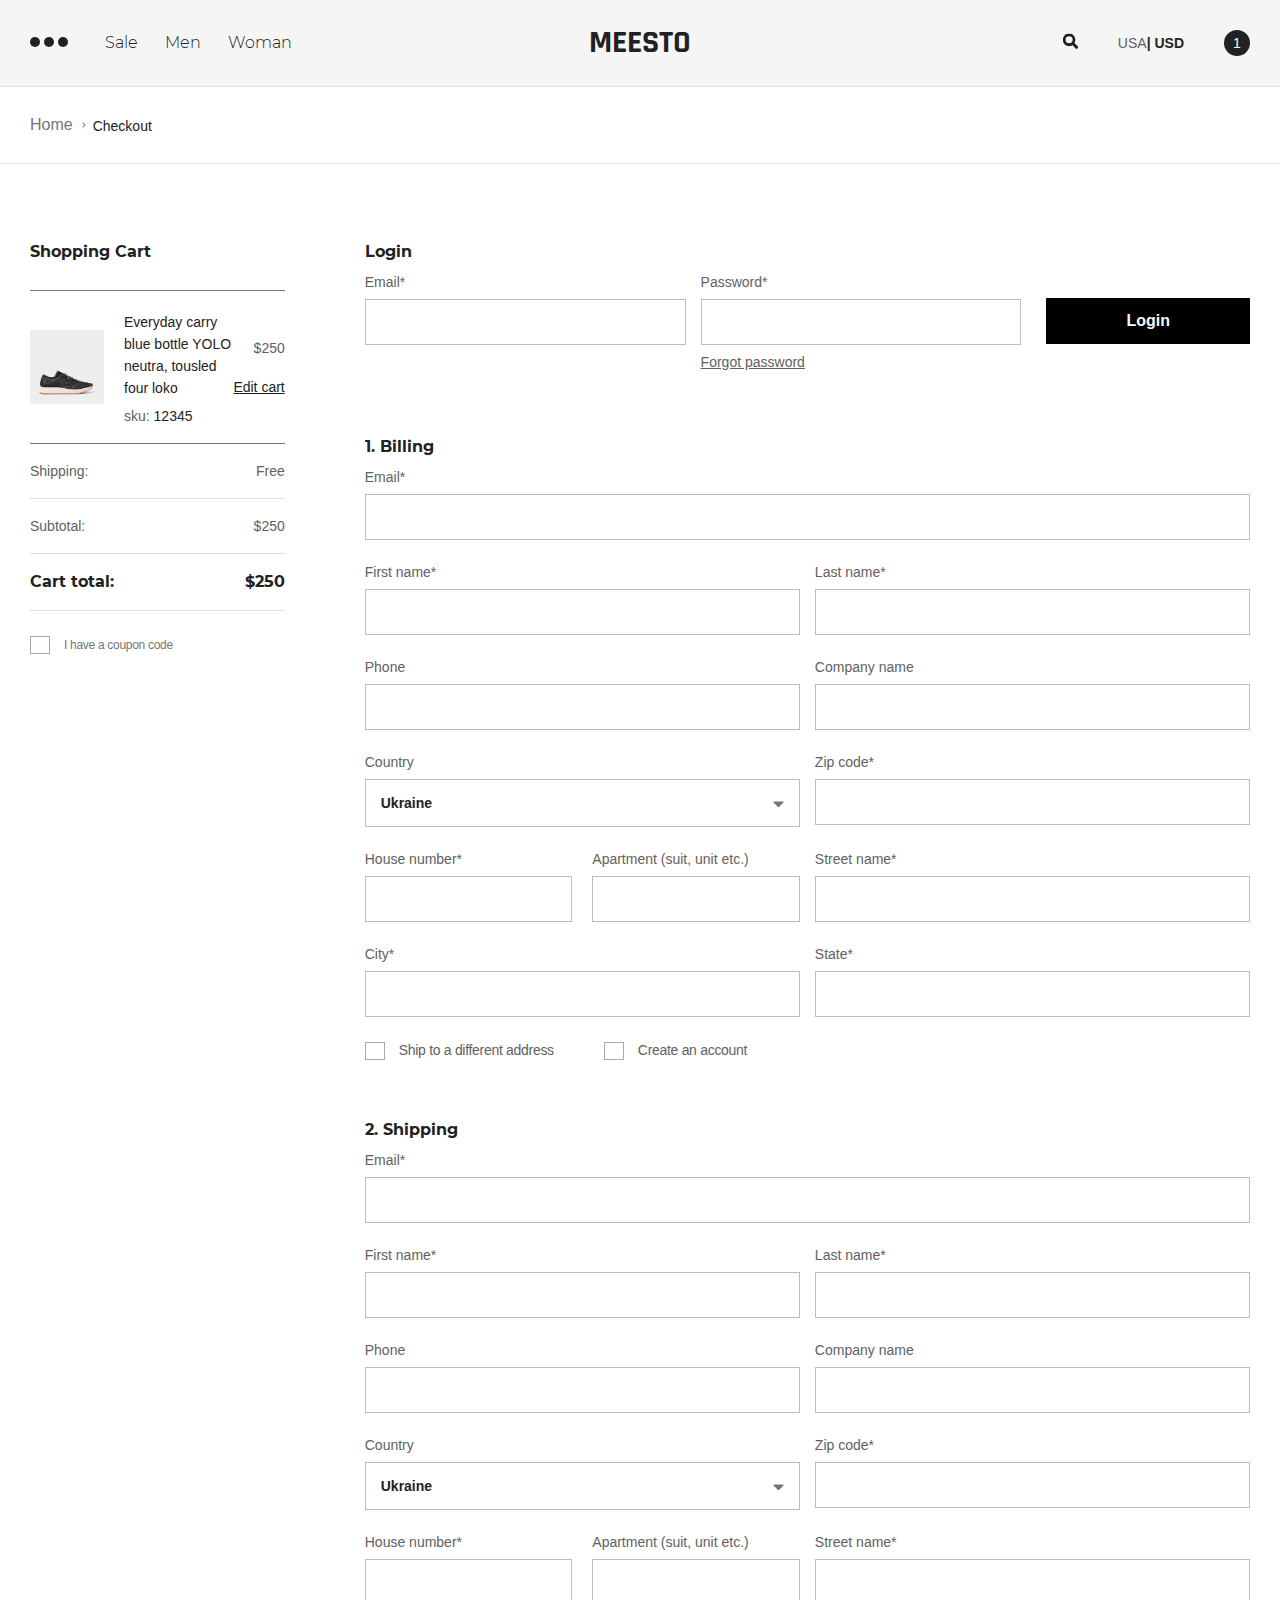
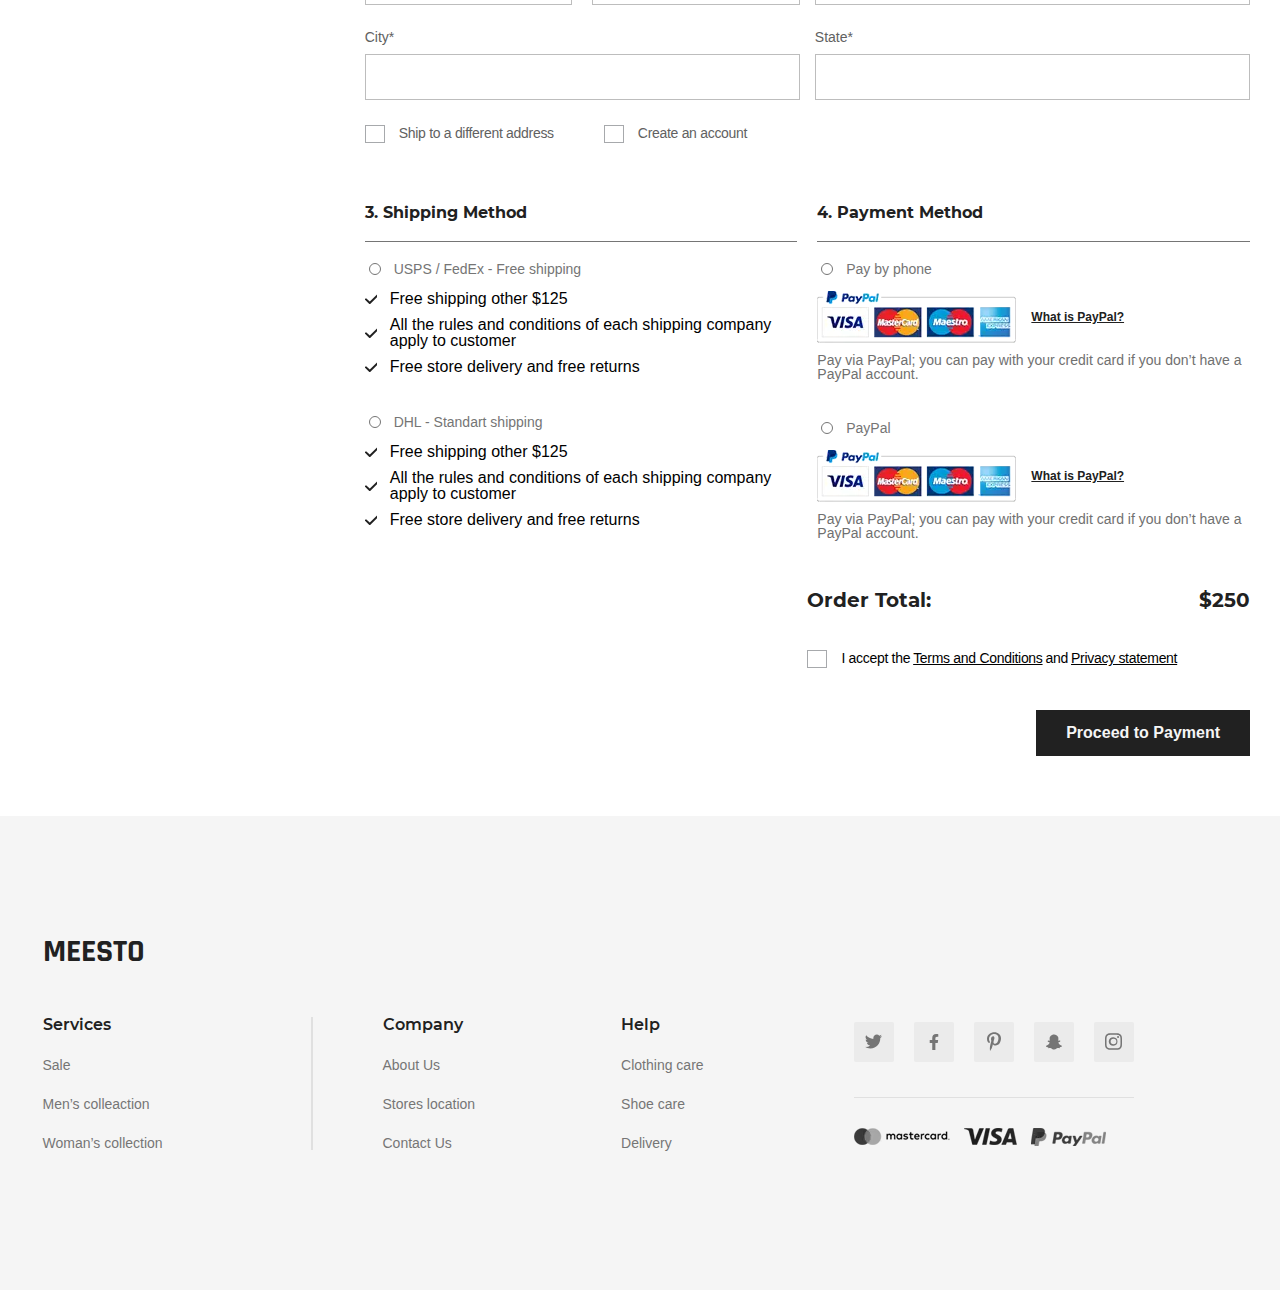
<file: checkout.html>
<!DOCTYPE html><html lang="en"> <head> 	<title>Checkout</title> 	<meta charset="UTF-8"> 	<meta name="format-detection" content="telephone=no"> 	<link rel="stylesheet" href="css/style.min.css"> 	<link rel="shortcut icon" href="favicon.ico"> 	<!-- <meta name="robots" content="noindex, nofollow"> --> 	<!-- <meta name="viewport" content="width=device-width, initial-scale=1.0, maximum-scale=1.0, user-scalable=0"> --> 	<meta name="viewport" content="width=device-width, initial-scale=1.0"> </head><body>	<div class="wrapper">		<div class="free-delivery">	<div class="free-delivery__text">Free delivery from $60 and free returns</div>	<span class="free-delivery__btn"></span></div><header class="header">	<div class="header__row header__row_second-page">		<div class="header__menu menu">			<div class="menu__icon icon-menu">				<span></span>				<span></span>				<span></span>			</div>			<div class="menu__view view-menu">				<ul class="view-menu__list">					<li><a href="catalog.html" class="view-menu__link">sale</a></li>					<li><a href="catalog.html" class="view-menu__link">men</a></li>					<li><a href="catalog.html" class="view-menu__link">woman</a></li>				</ul>			</div>			<nav class="menu__body">				<form action="#" class="menu__search">					<button type="submit" class="menu__btn" aria-label="button for search"></button>					<input autocomplete="off" type="search" name="form[]" class="menu__input">					<button type="reset" class="menu__reset"></button>				</form>				<ul class="menu__list">					<li><a href="account.html" class="menu__link menu__link_new">my account</a></li>					<li><a href="catalog.html" class="menu__link menu__link_sale">sale</a></li>					<li><a href="catalog.html" class="menu__link">man</a></li>					<li><a href="catalog.html" class="menu__link">woman</a></li>					<li><a href="lookbook.html" class="menu__link">Lookbook</a></li>					<li>						<a href="#" class="menu__link menu__spoller"><span>Pages</span></a>						<ul class="menu__submenu-list">							<li><a href="about.html" class="menu__submenu-link">about</a></li>							<li><a href="#" class="menu__submenu-link">store locations</a></li>							<li><a href="#" class="menu__submenu-link">blog</a></li>						</ul>					</li>				</ul>				<div class="menu__info info-menu">					<div class="info-menu__text">Austin brunch cloud bread cronut photo booth locavore crucifix edison bulb pork						belly distillery. Before						they sold out palo santo try-hard, vaporware salvia cardigan letterpress ugh butcher bitters brooklyn.					</div>					<a href="#" class="info-menu__btn">read more</a>				</div>				<div class="menu__socials socials-menu">					<ul class="socials-menu__list">						<li><a href="#" class="socials-menu__link socials-menu__link_instagram"></a></li>						<li><a href="#" class="socials-menu__link socials-menu__link_facebook"></a></li>						<li><a href="#" class="socials-menu__link socials-menu__link_twitter"></a></li>						<li><a href="#" class="socials-menu__link socials-menu__link_pinterest"></a></li>						<li><a href="#" class="socials-menu__link socials-menu__link_whatsup"></a></li>						<li><a href="#" class="socials-menu__link socials-menu__link_snapchat"></a></li>					</ul>				</div>			</nav>		</div>		<a href="index.html" class="header__logotype logo">meesto</a>		<div class="header__info info-header">			<div class="info-header__search">				<form action="#" class="search-info">					<button type="submit" class="search-info__btn" aria-label="button for search"></button>					<input autocomplete="off" type="search" name="form[]" class="search-info__input">					<span class="search-info__open"></span>				</form>			</div>			<div class="info-header__language lang-header">				<a href="#change" class="lang-header__view _popup-link"> USA<span>| USD</span></a>			</div>			<div class="info-header__basket basket-header">					<div class="basket-header__quantity">						<div class="basket-header__view">1</div>						<a href="shopping-cart.html" class="basket-header__link">1</a>				</div>				<div class="basket-header__hover hover-basket">					<div class="hover-basket__products">						<div class="products-info">							<a href="product.html" class="products-info__image _ibg">								<picture><source srcset="img/deals/6.webp" type="image/webp"><img src="img/deals/6.jpg" alt="content picture"></picture>							</a>							<div class="products-info__description">								<a href="product.html" class="products-info__label">Everyday carry blue bottle YOLO neutra, tousled four loko </a>								<p><span>Sku:</span>12345</p>							</div>							<div class="products-info__info">								<div class="products-info__price">250</div>								<div class="products-info__remove"><span>remove</span></div>							</div>						</div>					</div>					<div class="hover-basket__shipping">						<div class="hover-basket__text">Shipping:</div>						<div class="hover-basket__info">Free</div>					</div>					<div class="hover-basket__total">						<div class="hover-basket__text">Subtotal:</div>						<div class="hover-basket__info hover-basket__info_price">250</div>					</div>					<div class="hover-basket__button">						<a href="shopping-cart.html" class="hover-basket__cart"><span>View shopping cart</span></a>						<a href="checkout.html" class="hover-basket__checkout btn-anim">Checkout</a>					</div>				</div>			</div>		</div>	</div></header>		<main class="page">			<div class="page__breadcrumbs breadcrumbs">				<ul class="breadcrumbs__list">					<li><a href="index.html" class="breadcrumbs__link">home</a></li>					<li><a href="" class="breadcrumbs__link">Checkout</a></li>				</ul>			</div>			<form action="#" class="page__checkout checkout-page">				<div class="checkout-page__view-cart">					<div class="checkout-cart _spollers">						<div class="checkout-cart__title checkout-title _spoller _spoller-992">Shopping Cart</div>						<div class="checkout-cart__content">							<div class="checkout-cart__body">								<div class="body-cart">									<a href="product.html" class="body-cart__image _ibg">										<picture><source srcset="img/deals/1.webp" type="image/webp"><img src="img/deals/1.jpg" alt="content picture"></picture>									</a>									<div class="body-cart__label">										<a href="product.html" class="body-cart__name">Everyday carry blue bottle YOLO neutra, tousled four											loko										</a>										<div class="body-cart__info">sku: <span>12345</span></div>									</div>									<div class="body-cart__price-block">										<div class="checkout-text money">250</div>										<a href="#" class="body-cart__edit">Edit cart</a>									</div>								</div>							</div>							<div class="checkout-cart__info-block">								<div class="checkout-text">Shipping:</div>								<div class="checkout-text">Free</div>							</div>							<div class="checkout-cart__info-block">								<div class="checkout-text">Subtotal:</div>								<div class="checkout-text money">250</div>							</div>							<div class="checkout-cart__info-block">								<div class="checkout-title">Cart total:</div>								<div class="checkout-title money">250</div>							</div>							<div class="checkout-cart__coupon">								<label class="checkbox">									<input type="checkbox" value="1" data-error="Error" name="form[]" class="checkbox__input">									<span class="checkbox__text coupon-cart">I have a coupon code</span>								</label>								<input autocomplete="off" type="text" name="form[]" data-value="" data-error="Error" class="input _req input-coupon">							</div>						</div>					</div>				</div>				<div class="checkout-page__data checkout-data">					<div class="checkout-data__login-block">						<div class="checkout-data__label checkout-title">Login</div>						<div class="checkout-data__body-input checkout-data__body-input_login">							<div class="checkout-data__first-input checkout-data__first-input_login">								<div class="checkout-data__title checkout-text">Email*</div>								<div class="checkout-data__input ">									<input autocomplete="off" type="text" name="form[]" data-value="" data-error="Error"										class="input email _req">								</div>							</div>							<div class="checkout-data__second-input checkout-data__second-input_login">								<div class="checkout-data__title checkout-text">Password*</div>								<div class="checkout-data__input ">									<input autocomplete="off" type="password" name="form[]" data-value="" data-error="Error"										class="input _req">									<a href="#" class="checkout-data__title checkout-text checkout-text_link">Forgot password</a>								</div>							</div>							<button type="submit" class="checkout-data__btn">login</button>						</div>					</div>					<div class="checkout-data__billing-block">						<div class="checkout-data__label checkout-title">1. Billing</div>						<div class="checkout-data__row">							<div class="checkout-data__title checkout-text">Email*</div>							<div class="checkout-data__input">								<input autocomplete="off" type="text" name="form[]" data-value="" data-error="Error"									class="input email _req">							</div>						</div>						<div class="checkout-data__body-input">							<div class="checkout-data__first-input">								<div class="checkout-data__title checkout-text">First name*</div>								<div class="checkout-data__input ">									<input autocomplete="off" type="text" name="form[]" data-value="" data-error="Error"										class="input email _req">								</div>							</div>							<div class="checkout-data__second-input">								<div class="checkout-data__title checkout-text">Last name*</div>								<div class="checkout-data__input ">									<input autocomplete="off" type="text" name="form[]" data-value="" data-error="Error"										class="input _req">								</div>							</div>						</div>						<div class="checkout-data__body-input">							<div class="checkout-data__first-input">								<div class="checkout-data__title checkout-text">Phone</div>								<div class="checkout-data__input ">									<input autocomplete="off" type="tel" name="form[]" data-value="" class="input _phone _req">								</div>							</div>							<div class="checkout-data__second-input">								<div class="checkout-data__title checkout-text">Company name</div>								<div class="checkout-data__input ">									<input autocomplete="off" type="text" data-value="" name="form[]" class="input _req">								</div>							</div>						</div>						<div class="checkout-data__body-input">							<div class="checkout-data__first-input">								<div class="checkout-data__title checkout-text">Country</div>								<div class="checkout-data__select">									<select name="form{}" class="country">										<option value="1" selected="selected">Ukraine</option>										<option value="2">France</option>										<option value="3">Italy</option>										<option value="4">Spain</option>									</select>								</div>							</div>							<div class="checkout-data__second-input">								<div class="checkout-data__title checkout-text">Zip code*</div>								<div class="checkout-data__input ">									<input autocomplete="off" type="text" name="form[]" data-value="" data-error="Error"										class="input _req">								</div>							</div>						</div>						<div class="checkout-data__body-input">							<div class="checkout-data__first-input">								<div class="checkout-data__small-body">									<div class="checkout-data__small-block">										<div class="checkout-data__title checkout-text">House number*</div>										<div class="checkout-data__input ">											<input autocomplete="off" type="text" data-value="" name="form[]" class="input _req">										</div>									</div>									<div class="checkout-data__small-block">										<div class="checkout-data__title checkout-text">Apartment (suit, unit etc.)</div>										<div class="checkout-data__input ">											<input autocomplete="off" type="text" data-value="" name="form[]" class="input _req">										</div>									</div>								</div>							</div>							<div class="checkout-data__second-input">								<div class="checkout-data__title checkout-text">Street name*</div>								<div class="checkout-data__input ">									<input autocomplete="off" type="text" data-value="" name="form[]" class="input _req">								</div>							</div>						</div>						<div class="checkout-data__body-input">							<div class="checkout-data__first-input">								<div class="checkout-data__title checkout-text">City*</div>								<div class="checkout-data__input ">									<input autocomplete="off" type="text" name="form[]" data-value="" data-error="Error"										class="input _req">								</div>							</div>							<div class="checkout-data__second-input">								<div class="checkout-data__title checkout-text">State*</div>								<div class="checkout-data__input ">									<input autocomplete="off" type="text" name="form[]" data-value="" data-error="Error"										class="input _req">								</div>							</div>						</div>						<div class="checkout-data__row checkout-data__row_check">							<div class="checkout-data__delivery">								<label class="checkbox">									<input type="checkbox" value="Ship to a different address" name="form[]" class="checkbox__input">									<span class="checkbox__text checkout-text">Ship to a different address</span>								</label>							</div>							<div class="checkout-data__new-account">								<label class="checkbox">									<input type="checkbox" value="Ship to a different address" name="form[]" class="checkbox__input">									<span class="checkbox__text checkout-text">Create an account</span>								</label>							</div>						</div>					</div>					<div class="checkout-data__shipping-block">						<div class="checkout-data__label checkout-title">2. Shipping</div>						<div class="checkout-data__row">							<div class="checkout-data__title checkout-text">Email*</div>							<div class="checkout-data__input">								<input autocomplete="off" type="text" name="form[]" data-error="Error" class="input email _req">							</div>						</div>						<div class="checkout-data__body-input">							<div class="checkout-data__first-input">								<div class="checkout-data__title checkout-text">First name*</div>								<div class="checkout-data__input ">									<input autocomplete="off" type="text" name="form[]" data-error="Error" class="input email _req">								</div>							</div>							<div class="checkout-data__second-input">								<div class="checkout-data__title checkout-text">Last name*</div>								<div class="checkout-data__input ">									<input autocomplete="off" type="text" name="form[]" data-error="Error" class="input _req">								</div>							</div>						</div>						<div class="checkout-data__body-input">							<div class="checkout-data__first-input">								<div class="checkout-data__title checkout-text">Phone</div>								<div class="checkout-data__input ">									<input autocomplete="off" type="text" data-value="" name="form[]" class="input _req">								</div>							</div>							<div class="checkout-data__second-input">								<div class="checkout-data__title checkout-text">Company name</div>								<div class="checkout-data__input ">									<input autocomplete="off" type="text" name="form[]" class="input">								</div>							</div>						</div>						<div class="checkout-data__body-input">							<div class="checkout-data__first-input">								<div class="checkout-data__title checkout-text">Country</div>								<div class="checkout-data__select">									<select name="form{}" class="country">										<option value="1" selected="selected">Ukraine</option>										<option value="2">France</option>										<option value="3">Italy</option>										<option value="4">Spain</option>									</select>								</div>							</div>							<div class="checkout-data__second-input">								<div class="checkout-data__title checkout-text">Zip code*</div>								<div class="checkout-data__input ">									<input autocomplete="off" type="text" name="form[]" data-error="Error" class="input _req">								</div>							</div>						</div>						<div class="checkout-data__body-input">							<div class="checkout-data__first-input">								<div class="checkout-data__small-body">									<div class="checkout-data__small-block">										<div class="checkout-data__title checkout-text">House number*</div>										<div class="checkout-data__input ">											<input autocomplete="off" type="text" data-value="" name="form[]" class="input _req">										</div>									</div>									<div class="checkout-data__small-block">										<div class="checkout-data__title checkout-text">Apartment (suit, unit etc.)</div>										<div class="checkout-data__input ">											<input autocomplete="off" type="text" data-value="" name="form[]" class="input _req">										</div>									</div>								</div>							</div>							<div class="checkout-data__second-input">								<div class="checkout-data__title checkout-text">Street name*</div>								<div class="checkout-data__input ">									<input autocomplete="off" type="text" name="form[]" class="input">								</div>							</div>						</div>						<div class="checkout-data__body-input">							<div class="checkout-data__first-input">								<div class="checkout-data__title checkout-text">City*</div>								<div class="checkout-data__input ">									<input autocomplete="off" type="text" name="form[]" data-error="Error" class="input _req">								</div>							</div>							<div class="checkout-data__second-input">								<div class="checkout-data__title checkout-text">State*</div>								<div class="checkout-data__input ">									<input autocomplete="off" type="text" name="form[]" data-error="Error" class="input _req">								</div>							</div>						</div>						<div class="checkout-data__row checkout-data__row_check">							<div class="checkout-data__delivery">								<label class="checkbox">									<input type="checkbox" value="Ship to a different address" name="form[]" class="checkbox__input">									<span class="checkbox__text checkout-text">Ship to a different address</span>								</label>							</div>							<div class="checkout-data__new-account">								<label class="checkbox">									<input type="checkbox" value="Ship to a different address" name="form[]" class="checkbox__input">									<span class="checkbox__text checkout-text">Create an account</span>								</label>							</div>						</div>					</div>					<div class="checkout-data__payment payment-checkout">						<div class="payment-checkout__column">							<div class="payment-checkout__label checkout-title">3. Shipping Method</div>							<div class="payment-checkout__body">								<div class="payment-checkout__row">									<label>										<input type="radio" name="form[]" value="USPS" class="payment-checkout__radiobutton">										<span class="payment-checkout__text">USPS / FedEx - Free shipping</span>									</label>									<div class="payment-checkout__list">										<p>Free shipping other $125 </p>										<p>All the rules and conditions of each shipping company apply to customer</p>										<p>Free store delivery and free returns</p>								</div>								</div>								<div class="payment-checkout__row">									<label>										<input type="radio" name="form[]" value="DNL" class="payment-checkout__radiobutton">										<span class="payment-checkout__text">DHL - Standart shipping</span>									</label>									<div class="payment-checkout__list">										<p>Free shipping other $125 </p>										<p>All the rules and conditions of each shipping company apply to customer</p>										<p>Free store delivery and free returns</p>								</div>								</div>							</div>						</div>						<div class="payment-checkout__column">							<div class="payment-checkout__label checkout-title">4. Payment Method</div>							<div class="payment-checkout__body">								<div class="payment-checkout__row">									<label>										<input type="radio" name="form[]1" value="Pay by phone" class="payment-checkout__radiobutton">										<span class="payment-checkout__text">Pay by phone</span>									</label>									<div class="payment-checkout__list">										<div class="payment-checkout__info">											<div class="payment-checkout__image">												<picture><source srcset="img/icons/pay.webp" type="image/webp"><img src="img/icons/pay.png" alt="content picture"></picture>											</div>											<a href="#" class="payment-checkout__link">What is PayPal?</a>										</div>										<div class="payment-checkout__subtext">Pay via PayPal; you can pay with your credit card if you											don’t have a PayPal account.</div>									</div>								</div>								<div class="payment-checkout__row">									<label>										<input type="radio" name="form[]1" value="PayPal" class="payment-checkout__radiobutton">										<span class="payment-checkout__text">PayPal</span>									</label>									<div class="payment-checkout__list">										<div class="payment-checkout__info">											<div class="payment-checkout__image">												<picture><source srcset="img/icons/pay.webp" type="image/webp"><img src="img/icons/pay.png" alt="content picture"></picture>											</div>											<a href="#" class="payment-checkout__link">What is PayPal?</a>										</div>										<div class="payment-checkout__subtext">Pay via PayPal; you can pay with your credit card if you											don’t have a PayPal account.</div>									</div>								</div>							</div>						</div>					</div>					<div class="checkout-data__order">						<div class="order-checkout">							<div class="order-checkout__top">								<div class="order-checkout__label checkout-title">Order Total:</div>								<div class="order-checkout__sum money checkout-title">250</div>							</div>							<div class="order-checkout__body">								<div class="order-checkout__regulations">									<label class="checkbox">										<input type="checkbox" value="1" data-error="Error" name="form[]" class="checkbox__input">										<span class="checkbox__text">I accept the <span class="text-underline">Terms and Conditions</span> and <span class="text-underline">Privacy statement</span>										</span>									</label>								</div>								<div class="order-checkout__button">									<button type="submit" class="order-checkout__btn btn">Proceed to Payment</button></div>							</div>						</div>					</div>				</div>			</form>		</main>		<footer class="footer footer_second-page">	<div class="footer__content _container">		<div class="footer__logotype ">			<a href="#" class="logo">meesto</a>		</div>		<div class="footer__row">			<div class="footer__column col-about">				<div class="col-about__body col-footer">					<div class="col-footer__title title-footer">Services</div>					<ul class="col-footer__list">						<li><a href="catalog.html" class="col-footer__link">Sale</a></li>						<li><a href="catalog.html" class="col-footer__link">Men’s colleaction</a></li>						<li><a href="catalog.html" class="col-footer__link">Woman’s collection</a></li>					</ul>				</div>			</div>			<div class="footer__column col-links">				<div class="col-links__column">					<div class="col-footer">						<div class="col-footer__title title-footer">Company</div>						<ul class="col-footer__list">							<li><a href="#" class="col-footer__link">About Us</a></li>							<li><a href="#" class="col-footer__link">Stores location</a></li>							<li><a href="#" class="col-footer__link">Contact Us</a></li>						</ul>					</div>				</div>				<div class="col-links__column">					<div class="col-footer">						<div class="col-footer__title title-footer">Help</div>						<ul class="col-footer__list">							<li><a href="#" class="col-footer__link">Clothing care</a></li>							<li><a href="#" class="col-footer__link">Shoe care</a></li>							<li><a href="#" class="col-footer__link">Delivery</a></li>						</ul>					</div>				</div>			</div>			<div class="footer__column col-socials">				<div class="col-socials__top">					<ul class="col-socials__list">						<li><a href="#" class="col-socials__link col-socials__link_twitter"></a></li>						<li><a href="#" class="col-socials__link col-socials__link_facebook"></a></li>						<li><a href="#" class="col-socials__link col-socials__link_pinterest"></a></li>						<li><a href="#" class="col-socials__link col-socials__link_snapchat"></a></li>						<li><a href="#" class="col-socials__link col-socials__link_instagram"></a></li>					</ul>				</div>				<div class="col-socials__pay">					<ul class="col-socials__pay-list">						<li><picture><source srcset="img/icons/mastercard.webp" type="image/webp"><img src="img/icons/mastercard.png" alt="mastercard"></picture></li>						<li><picture><source srcset="img/icons/visa.webp" type="image/webp"><img src="img/icons/visa.png" alt="visa"></picture></li>						<li><picture><source srcset="img/icons/PayPal.webp" type="image/webp"><img src="img/icons/PayPal.png" alt="paypal"></picture></li>					</ul>				</div>			</div>		</div>	</div></footer>	</div>	<div class="popup popup_change">	<div class="popup__content">		<div class="popup__body">			<div class="popup__close"></div>			<div class="hover-lang">				<div class="hover-lang__label">choose language and currency</div>				<div class="hover-lang__body">					<div class="hover-lang__selected">						<div class="hover-lang__country hover-lang__country_sel">USA</div>						<div class="hover-lang__currency">USD</div>					</div>					<div class="hover-lang__choose">						<div class="hover-lang__row">							<a href="#" class="hover-lang__country hover-lang__country_england">England</a>							<div class="hover-lang__currency">GBP</div>						</div>						<div class="hover-lang__row">							<a href="#" class="hover-lang__country hover-lang__country_ukraine">Украина</a>							<div class="hover-lang__currency">UAH</div>						</div>						<div class="hover-lang__row">							<a href="#" class="hover-lang__country hover-lang__country_russian">Россия</a>							<div class="hover-lang__currency">RUB</div>						</div>						<div class="hover-lang__row">							<a href="#" class="hover-lang__country hover-lang__country_italy">Italy</a>							<div class="hover-lang__currency">Euro</div>						</div>						<div class="hover-lang__row">							<a href="#" class="hover-lang__country hover-lang__country_spain">Spain</a>							<div class="hover-lang__currency">Euro</div>						</div>					</div>				</div>			</div>		</div>	</div></div>	<!-- <script src="https://code.jquery.com/jquery-3.3.1.min.js"></script> --><script src="js/vendors.min.js"></script><script src="js/app.min.js"></script></body></html>
</file>
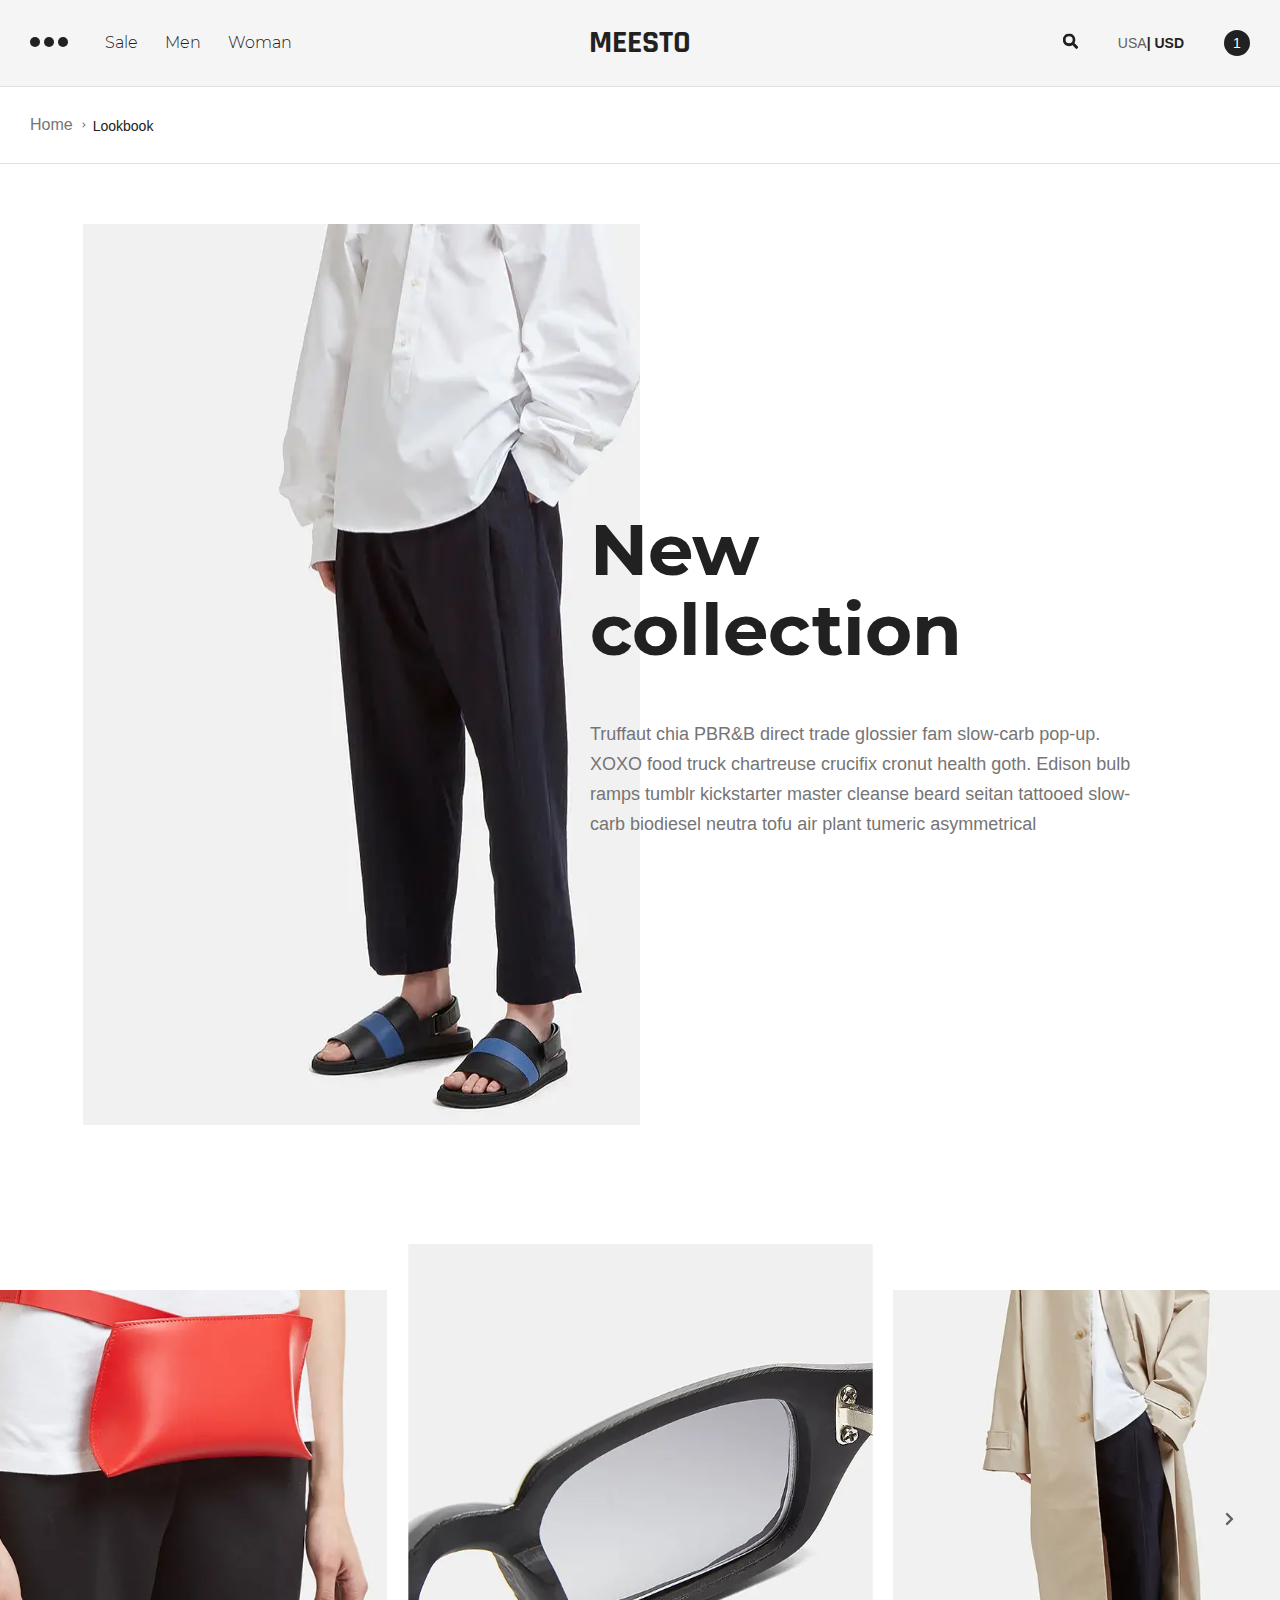
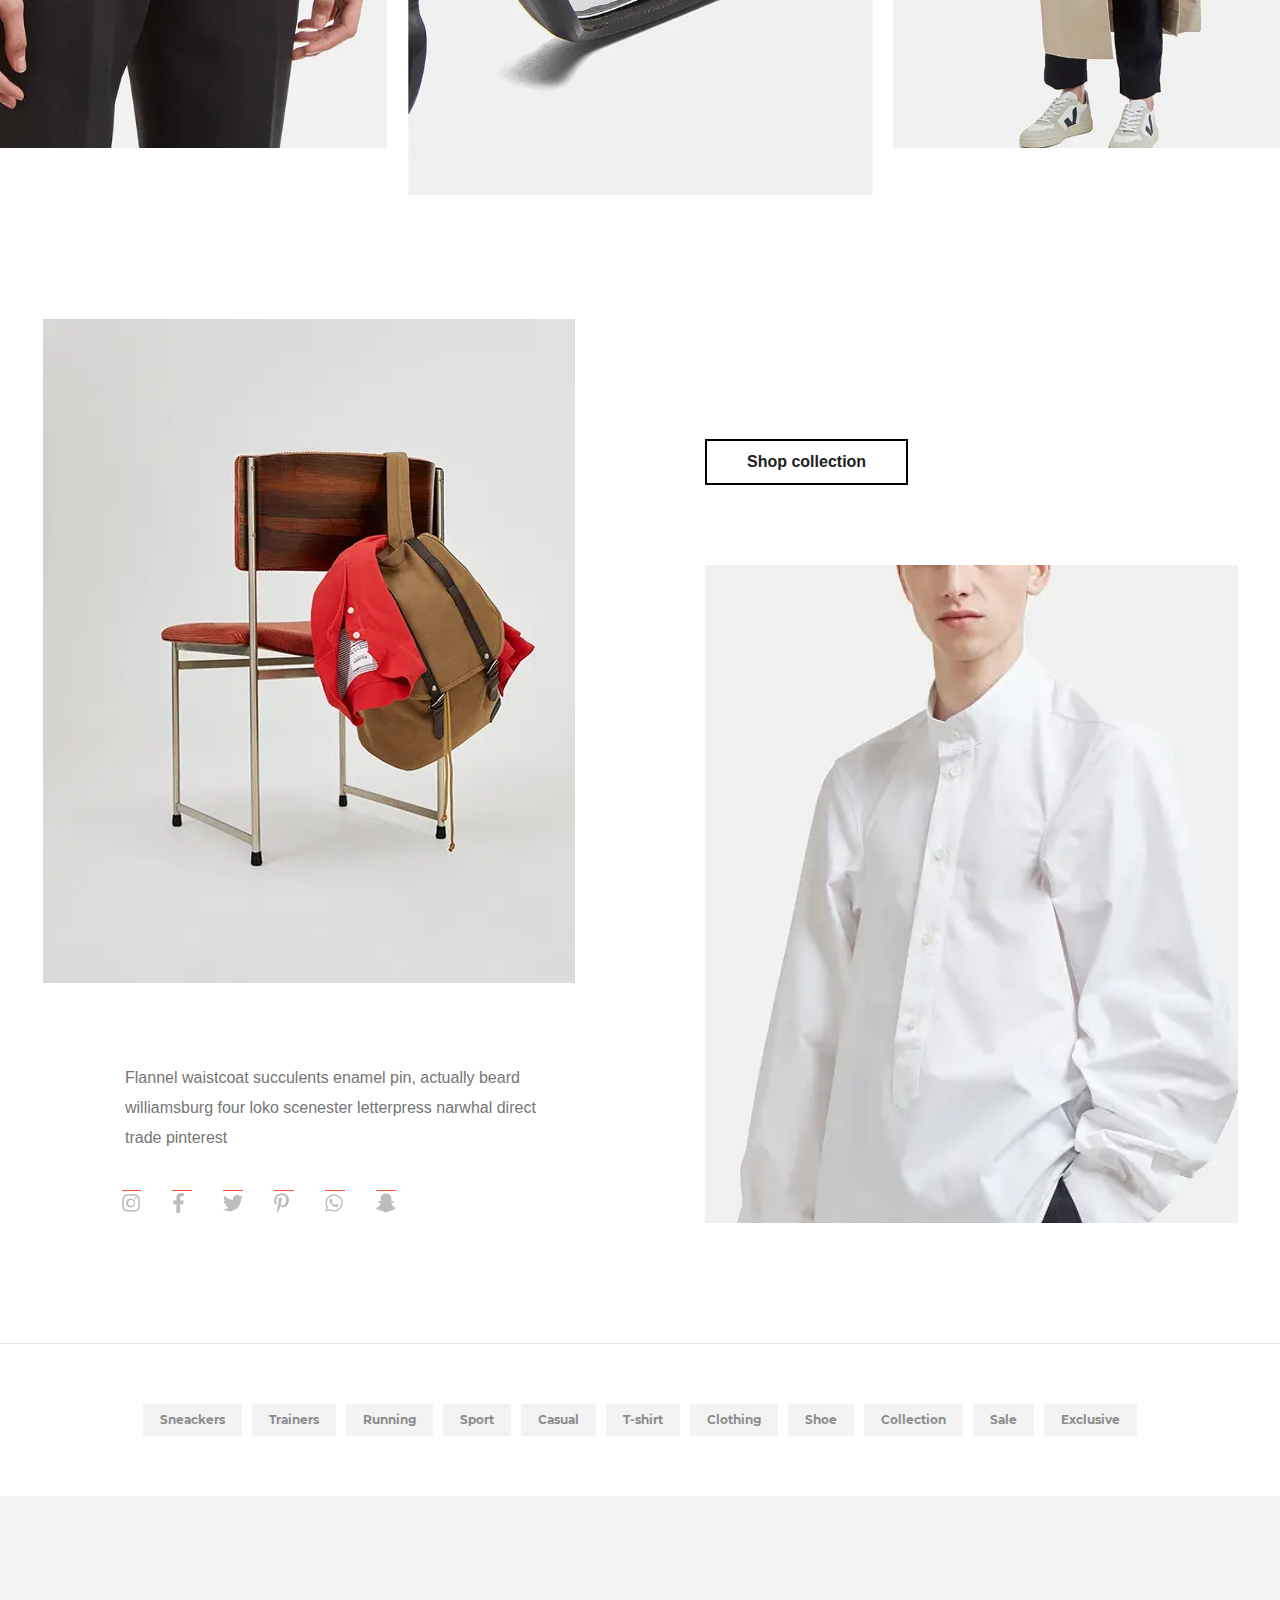
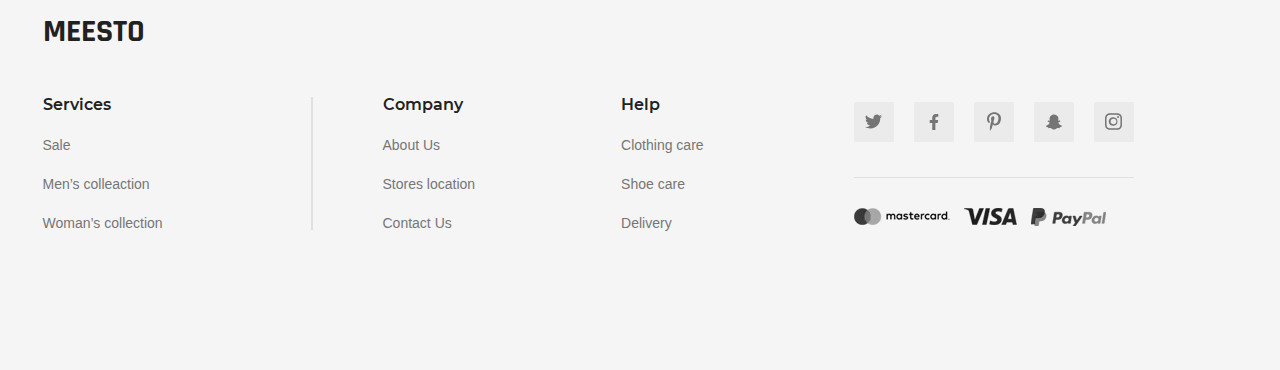
<file: lookbook.html>
<!DOCTYPE html><html lang="en"> <head> 	<title>LookBook</title> 	<meta charset="UTF-8"> 	<meta name="format-detection" content="telephone=no"> 	<link rel="stylesheet" href="css/style.min.css"> 	<link rel="shortcut icon" href="favicon.ico"> 	<!-- <meta name="robots" content="noindex, nofollow"> --> 	<!-- <meta name="viewport" content="width=device-width, initial-scale=1.0, maximum-scale=1.0, user-scalable=0"> --> 	<meta name="viewport" content="width=device-width, initial-scale=1.0"> </head><body>	<div class="wrapper">		<div class="free-delivery">	<div class="free-delivery__text">Free delivery from $60 and free returns</div>	<span class="free-delivery__btn"></span></div><header class="header">	<div class="header__row header__row_second-page">		<div class="header__menu menu">			<div class="menu__icon icon-menu">				<span></span>				<span></span>				<span></span>			</div>			<div class="menu__view view-menu">				<ul class="view-menu__list">					<li><a href="catalog.html" class="view-menu__link">sale</a></li>					<li><a href="catalog.html" class="view-menu__link">men</a></li>					<li><a href="catalog.html" class="view-menu__link">woman</a></li>				</ul>			</div>			<nav class="menu__body">				<form action="#" class="menu__search">					<button type="submit" class="menu__btn" aria-label="button for search"></button>					<input autocomplete="off" type="search" name="form[]" class="menu__input">					<button type="reset" class="menu__reset"></button>				</form>				<ul class="menu__list">					<li><a href="account.html" class="menu__link menu__link_new">my account</a></li>					<li><a href="catalog.html" class="menu__link menu__link_sale">sale</a></li>					<li><a href="catalog.html" class="menu__link">man</a></li>					<li><a href="catalog.html" class="menu__link">woman</a></li>					<li><a href="lookbook.html" class="menu__link">Lookbook</a></li>					<li>						<a href="#" class="menu__link menu__spoller"><span>Pages</span></a>						<ul class="menu__submenu-list">							<li><a href="about.html" class="menu__submenu-link">about</a></li>							<li><a href="#" class="menu__submenu-link">store locations</a></li>							<li><a href="#" class="menu__submenu-link">blog</a></li>						</ul>					</li>				</ul>				<div class="menu__info info-menu">					<div class="info-menu__text">Austin brunch cloud bread cronut photo booth locavore crucifix edison bulb pork						belly distillery. Before						they sold out palo santo try-hard, vaporware salvia cardigan letterpress ugh butcher bitters brooklyn.					</div>					<a href="#" class="info-menu__btn">read more</a>				</div>				<div class="menu__socials socials-menu">					<ul class="socials-menu__list">						<li><a href="#" class="socials-menu__link socials-menu__link_instagram"></a></li>						<li><a href="#" class="socials-menu__link socials-menu__link_facebook"></a></li>						<li><a href="#" class="socials-menu__link socials-menu__link_twitter"></a></li>						<li><a href="#" class="socials-menu__link socials-menu__link_pinterest"></a></li>						<li><a href="#" class="socials-menu__link socials-menu__link_whatsup"></a></li>						<li><a href="#" class="socials-menu__link socials-menu__link_snapchat"></a></li>					</ul>				</div>			</nav>		</div>		<a href="index.html" class="header__logotype logo">meesto</a>		<div class="header__info info-header">			<div class="info-header__search">				<form action="#" class="search-info">					<button type="submit" class="search-info__btn" aria-label="button for search"></button>					<input autocomplete="off" type="search" name="form[]" class="search-info__input">					<span class="search-info__open"></span>				</form>			</div>			<div class="info-header__language lang-header">				<a href="#change" class="lang-header__view _popup-link"> USA<span>| USD</span></a>			</div>			<div class="info-header__basket basket-header">					<div class="basket-header__quantity">						<div class="basket-header__view">1</div>						<a href="shopping-cart.html" class="basket-header__link">1</a>				</div>				<div class="basket-header__hover hover-basket">					<div class="hover-basket__products">						<div class="products-info">							<a href="product.html" class="products-info__image _ibg">								<picture><source srcset="img/deals/6.webp" type="image/webp"><img src="img/deals/6.jpg" alt="content picture"></picture>							</a>							<div class="products-info__description">								<a href="product.html" class="products-info__label">Everyday carry blue bottle YOLO neutra, tousled four loko </a>								<p><span>Sku:</span>12345</p>							</div>							<div class="products-info__info">								<div class="products-info__price">250</div>								<div class="products-info__remove"><span>remove</span></div>							</div>						</div>					</div>					<div class="hover-basket__shipping">						<div class="hover-basket__text">Shipping:</div>						<div class="hover-basket__info">Free</div>					</div>					<div class="hover-basket__total">						<div class="hover-basket__text">Subtotal:</div>						<div class="hover-basket__info hover-basket__info_price">250</div>					</div>					<div class="hover-basket__button">						<a href="shopping-cart.html" class="hover-basket__cart"><span>View shopping cart</span></a>						<a href="checkout.html" class="hover-basket__checkout btn-anim">Checkout</a>					</div>				</div>			</div>		</div>	</div></header>		<main class="page">			<div class="page__breadcrumbs breadcrumbs">				<ul class="breadcrumbs__list">					<li><a href="index.html" class="breadcrumbs__link">home</a></li>					<li><a href="" class="breadcrumbs__link">Lookbook</a></li>				</ul>			</div>			<div class="page__lookbook lookbook-page">				<div class="lookbook-page__about">					<div class="lookbook-page__container _container">						<div class="about-lookbook">							<div class="about-lookbook__image _ibg">								<picture><source srcset="img/lookbook/1.webp" type="image/webp"><img src="img/lookbook/1.jpg" alt="content picture"></picture>							</div>							<div class="about-lookbook__info">								<div class="about-lookbook__title">New									collection</div>								<div class="about-lookbook__text">Truffaut chia PBR&B direct trade glossier fam slow-carb pop-up. XOXO									food									truck chartreuse crucifix cronut health goth. Edison bulb ramps tumblr kickstarter master cleanse									beard									seitan tattooed slow-carb biodiesel neutra tofu air plant tumeric asymmetrical</div>							</div>						</div>					</div>				</div>				<div class="lookbook-page__slider slider-lookbook">					<div class="slider-lookbook__slider _swiper">						<div class="slider-lookbook__item _ibg">							<picture><source srcset="img/lookbook/2.webp" type="image/webp"><img src="img/lookbook/2.jpg" alt="content picture"></picture>						</div>						<div class="slider-lookbook__item _ibg">							<picture><source srcset="img/lookbook/3.webp" type="image/webp"><img src="img/lookbook/3.jpg" alt="content picture"></picture>						</div>						<div class="slider-lookbook__item _ibg">							<picture><source srcset="img/lookbook/5.webp" type="image/webp"><img src="img/lookbook/5.jpg" alt="content picture"></picture>						</div>						<div class="slider-lookbook__item _ibg">							<picture><source srcset="img/lookbook/2.webp" type="image/webp"><img src="img/lookbook/2.jpg" alt="content picture"></picture>						</div>						<div class="slider-lookbook__item _ibg">							<picture><source srcset="img/lookbook/3.webp" type="image/webp"><img src="img/lookbook/3.jpg" alt="content picture"></picture>						</div>						<div class="slider-lookbook__item _ibg">							<picture><source srcset="img/lookbook/5.webp" type="image/webp"><img src="img/lookbook/5.jpg" alt="content picture"></picture>						</div>					</div>					<div class="slider-lookbook__arrow slider-lookbook__arrow_prev"></div>					<div class="slider-lookbook__arrow slider-lookbook__arrow_next"></div>				</div>				<div class="lookbook-page__shop shop-lookbook">					<div class="shop-lookbook__container _container">						<div class="shop-lookbook__items">							<div class="shop-lookbook__item item-info">								<div class="item-info__image _ibg">									<picture><source srcset="img/lookbook/6.webp" type="image/webp"><img src="img/lookbook/6.jpg" alt="content picture"></picture>								</div>								<div class="item-info__content">									<div class="item-info__desc">Flannel waistcoat succulents enamel pin, actually beard williamsburg four										loko scenester letterpress narwhal direct trade pinterest</div>									<div class="item-info__socials socials-menu">										<ul class="socials-menu__list">											<li><a href="#" class="socials-menu__link socials-menu__link_instagram"></a></li>											<li><a href="#" class="socials-menu__link socials-menu__link_facebook"></a></li>											<li><a href="#" class="socials-menu__link socials-menu__link_twitter"></a></li>											<li><a href="#" class="socials-menu__link socials-menu__link_pinterest"></a></li>											<li><a href="#" class="socials-menu__link socials-menu__link_whatsup"></a></li>											<li><a href="#" class="socials-menu__link socials-menu__link_snapchat"></a></li>										</ul>									</div>								</div>							</div>							<div class="shop-lookbook__item">								<div class="lookbook-shop">									<div class="lookbook-shop__button">										<a href="#" class="lookbook-shop__btn btn-anim">Shop collection</a>									</div>									<div class="lookbook-shop__image _ibg">										<picture><source srcset="img/lookbook/7.webp" type="image/webp"><img src="img/lookbook/7.jpg" alt="content picture"></picture>									</div>								</div>							</div>						</div>					</div>				</div>				<div class="lookbook-page__tags">					<div class="account-help">						<ul class="account-help__list">							<li><a href="#" class="account-help__link">Sneackers</a></li>							<li><a href="#" class="account-help__link">Trainers</a></li>							<li><a href="#" class="account-help__link">Running</a></li>							<li><a href="#" class="account-help__link">Sport</a></li>							<li><a href="#" class="account-help__link">Casual</a></li>							<li><a href="#" class="account-help__link">T-shirt</a></li>							<li><a href="#" class="account-help__link">Clothing</a></li>							<li><a href="#" class="account-help__link">Shoe</a></li>							<li><a href="#" class="account-help__link">Collection</a></li>							<li><a href="#" class="account-help__link">Sale</a></li>							<li><a href="#" class="account-help__link">Exclusive</a></li>						</ul>					</div>				</div>			</div>		</main>		<footer class="footer footer_second-page">	<div class="footer__content _container">		<div class="footer__logotype ">			<a href="#" class="logo">meesto</a>		</div>		<div class="footer__row">			<div class="footer__column col-about">				<div class="col-about__body col-footer">					<div class="col-footer__title title-footer">Services</div>					<ul class="col-footer__list">						<li><a href="catalog.html" class="col-footer__link">Sale</a></li>						<li><a href="catalog.html" class="col-footer__link">Men’s colleaction</a></li>						<li><a href="catalog.html" class="col-footer__link">Woman’s collection</a></li>					</ul>				</div>			</div>			<div class="footer__column col-links">				<div class="col-links__column">					<div class="col-footer">						<div class="col-footer__title title-footer">Company</div>						<ul class="col-footer__list">							<li><a href="#" class="col-footer__link">About Us</a></li>							<li><a href="#" class="col-footer__link">Stores location</a></li>							<li><a href="#" class="col-footer__link">Contact Us</a></li>						</ul>					</div>				</div>				<div class="col-links__column">					<div class="col-footer">						<div class="col-footer__title title-footer">Help</div>						<ul class="col-footer__list">							<li><a href="#" class="col-footer__link">Clothing care</a></li>							<li><a href="#" class="col-footer__link">Shoe care</a></li>							<li><a href="#" class="col-footer__link">Delivery</a></li>						</ul>					</div>				</div>			</div>			<div class="footer__column col-socials">				<div class="col-socials__top">					<ul class="col-socials__list">						<li><a href="#" class="col-socials__link col-socials__link_twitter"></a></li>						<li><a href="#" class="col-socials__link col-socials__link_facebook"></a></li>						<li><a href="#" class="col-socials__link col-socials__link_pinterest"></a></li>						<li><a href="#" class="col-socials__link col-socials__link_snapchat"></a></li>						<li><a href="#" class="col-socials__link col-socials__link_instagram"></a></li>					</ul>				</div>				<div class="col-socials__pay">					<ul class="col-socials__pay-list">						<li><picture><source srcset="img/icons/mastercard.webp" type="image/webp"><img src="img/icons/mastercard.png" alt="mastercard"></picture></li>						<li><picture><source srcset="img/icons/visa.webp" type="image/webp"><img src="img/icons/visa.png" alt="visa"></picture></li>						<li><picture><source srcset="img/icons/PayPal.webp" type="image/webp"><img src="img/icons/PayPal.png" alt="paypal"></picture></li>					</ul>				</div>			</div>		</div>	</div></footer>	</div>	<div class="popup popup_change">	<div class="popup__content">		<div class="popup__body">			<div class="popup__close"></div>			<div class="hover-lang">				<div class="hover-lang__label">choose language and currency</div>				<div class="hover-lang__body">					<div class="hover-lang__selected">						<div class="hover-lang__country hover-lang__country_sel">USA</div>						<div class="hover-lang__currency">USD</div>					</div>					<div class="hover-lang__choose">						<div class="hover-lang__row">							<a href="#" class="hover-lang__country hover-lang__country_england">England</a>							<div class="hover-lang__currency">GBP</div>						</div>						<div class="hover-lang__row">							<a href="#" class="hover-lang__country hover-lang__country_ukraine">Украина</a>							<div class="hover-lang__currency">UAH</div>						</div>						<div class="hover-lang__row">							<a href="#" class="hover-lang__country hover-lang__country_russian">Россия</a>							<div class="hover-lang__currency">RUB</div>						</div>						<div class="hover-lang__row">							<a href="#" class="hover-lang__country hover-lang__country_italy">Italy</a>							<div class="hover-lang__currency">Euro</div>						</div>						<div class="hover-lang__row">							<a href="#" class="hover-lang__country hover-lang__country_spain">Spain</a>							<div class="hover-lang__currency">Euro</div>						</div>					</div>				</div>			</div>		</div>	</div></div>	<!-- <script src="https://code.jquery.com/jquery-3.3.1.min.js"></script> --><script src="js/vendors.min.js"></script><script src="js/app.min.js"></script></body></html>
</file>
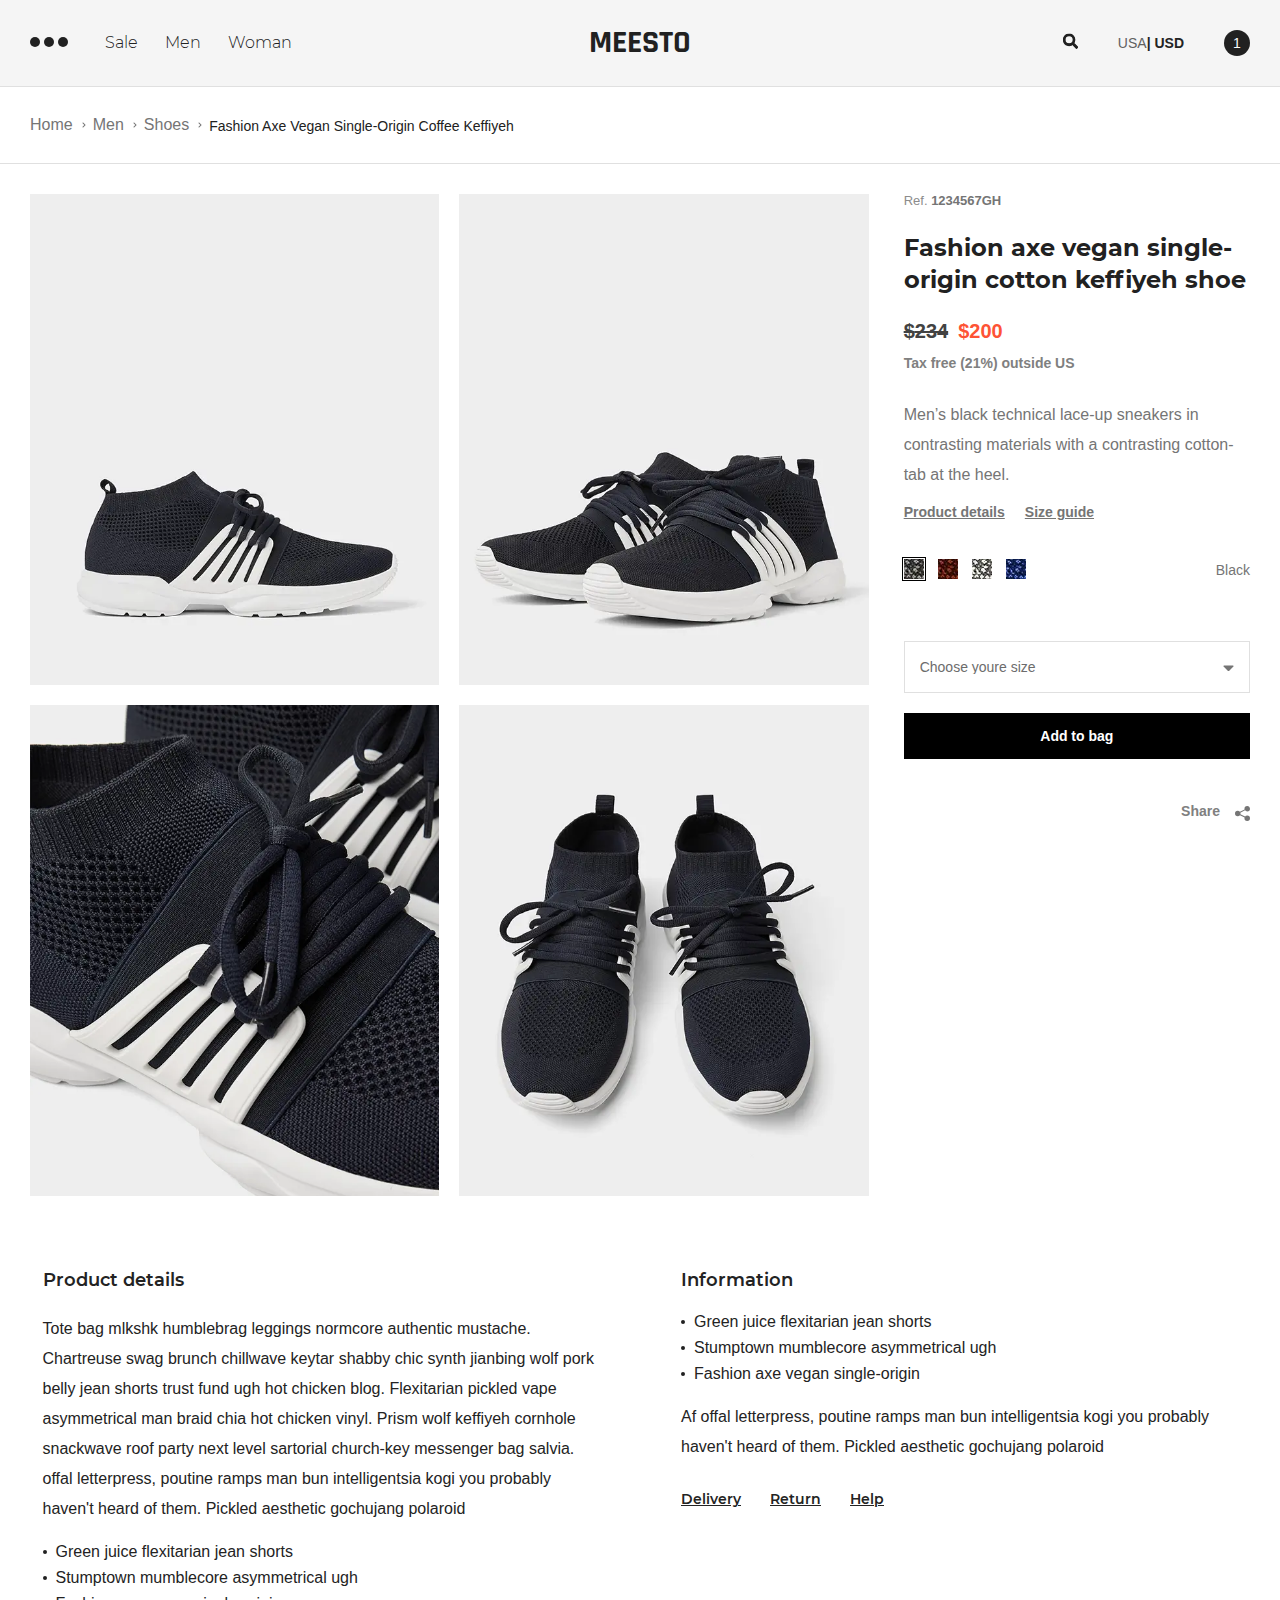
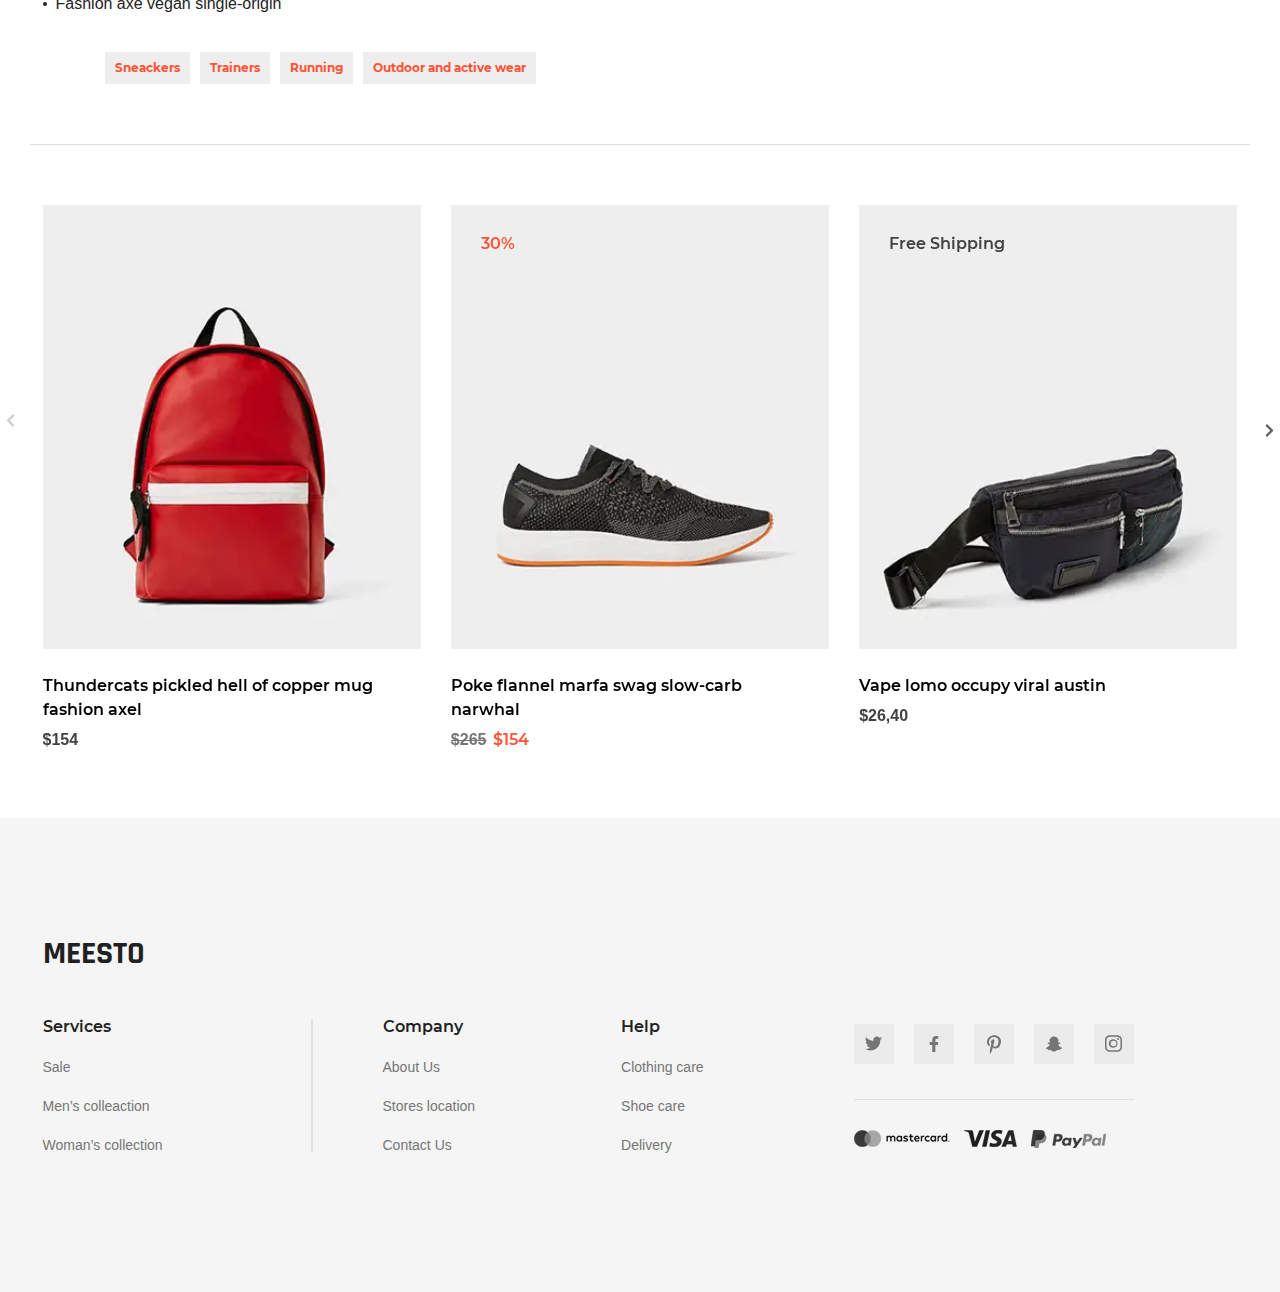
<file: product.html>
<!DOCTYPE html><html lang="en"> <head> 	<title>Product</title> 	<meta charset="UTF-8"> 	<meta name="format-detection" content="telephone=no"> 	<link rel="stylesheet" href="css/style.min.css"> 	<link rel="shortcut icon" href="favicon.ico"> 	<!-- <meta name="robots" content="noindex, nofollow"> --> 	<!-- <meta name="viewport" content="width=device-width, initial-scale=1.0, maximum-scale=1.0, user-scalable=0"> --> 	<meta name="viewport" content="width=device-width, initial-scale=1.0"> </head><body>	<div class="wrapper">		<div class="free-delivery">	<div class="free-delivery__text">Free delivery from $60 and free returns</div>	<span class="free-delivery__btn"></span></div><header class="header">	<div class="header__row header__row_second-page">		<div class="header__menu menu">			<div class="menu__icon icon-menu">				<span></span>				<span></span>				<span></span>			</div>			<div class="menu__view view-menu">				<ul class="view-menu__list">					<li><a href="catalog.html" class="view-menu__link">sale</a></li>					<li><a href="catalog.html" class="view-menu__link">men</a></li>					<li><a href="catalog.html" class="view-menu__link">woman</a></li>				</ul>			</div>			<nav class="menu__body">				<form action="#" class="menu__search">					<button type="submit" class="menu__btn" aria-label="button for search"></button>					<input autocomplete="off" type="search" name="form[]" class="menu__input">					<button type="reset" class="menu__reset"></button>				</form>				<ul class="menu__list">					<li><a href="account.html" class="menu__link menu__link_new">my account</a></li>					<li><a href="catalog.html" class="menu__link menu__link_sale">sale</a></li>					<li><a href="catalog.html" class="menu__link">man</a></li>					<li><a href="catalog.html" class="menu__link">woman</a></li>					<li><a href="lookbook.html" class="menu__link">Lookbook</a></li>					<li>						<a href="#" class="menu__link menu__spoller"><span>Pages</span></a>						<ul class="menu__submenu-list">							<li><a href="about.html" class="menu__submenu-link">about</a></li>							<li><a href="#" class="menu__submenu-link">store locations</a></li>							<li><a href="#" class="menu__submenu-link">blog</a></li>						</ul>					</li>				</ul>				<div class="menu__info info-menu">					<div class="info-menu__text">Austin brunch cloud bread cronut photo booth locavore crucifix edison bulb pork						belly distillery. Before						they sold out palo santo try-hard, vaporware salvia cardigan letterpress ugh butcher bitters brooklyn.					</div>					<a href="#" class="info-menu__btn">read more</a>				</div>				<div class="menu__socials socials-menu">					<ul class="socials-menu__list">						<li><a href="#" class="socials-menu__link socials-menu__link_instagram"></a></li>						<li><a href="#" class="socials-menu__link socials-menu__link_facebook"></a></li>						<li><a href="#" class="socials-menu__link socials-menu__link_twitter"></a></li>						<li><a href="#" class="socials-menu__link socials-menu__link_pinterest"></a></li>						<li><a href="#" class="socials-menu__link socials-menu__link_whatsup"></a></li>						<li><a href="#" class="socials-menu__link socials-menu__link_snapchat"></a></li>					</ul>				</div>			</nav>		</div>		<a href="index.html" class="header__logotype logo">meesto</a>		<div class="header__info info-header">			<div class="info-header__search">				<form action="#" class="search-info">					<button type="submit" class="search-info__btn" aria-label="button for search"></button>					<input autocomplete="off" type="search" name="form[]" class="search-info__input">					<span class="search-info__open"></span>				</form>			</div>			<div class="info-header__language lang-header">				<a href="#change" class="lang-header__view _popup-link"> USA<span>| USD</span></a>			</div>			<div class="info-header__basket basket-header">					<div class="basket-header__quantity">						<div class="basket-header__view">1</div>						<a href="shopping-cart.html" class="basket-header__link">1</a>				</div>				<div class="basket-header__hover hover-basket">					<div class="hover-basket__products">						<div class="products-info">							<a href="product.html" class="products-info__image _ibg">								<picture><source srcset="img/deals/6.webp" type="image/webp"><img src="img/deals/6.jpg" alt="content picture"></picture>							</a>							<div class="products-info__description">								<a href="product.html" class="products-info__label">Everyday carry blue bottle YOLO neutra, tousled four loko </a>								<p><span>Sku:</span>12345</p>							</div>							<div class="products-info__info">								<div class="products-info__price">250</div>								<div class="products-info__remove"><span>remove</span></div>							</div>						</div>					</div>					<div class="hover-basket__shipping">						<div class="hover-basket__text">Shipping:</div>						<div class="hover-basket__info">Free</div>					</div>					<div class="hover-basket__total">						<div class="hover-basket__text">Subtotal:</div>						<div class="hover-basket__info hover-basket__info_price">250</div>					</div>					<div class="hover-basket__button">						<a href="shopping-cart.html" class="hover-basket__cart"><span>View shopping cart</span></a>						<a href="checkout.html" class="hover-basket__checkout btn-anim">Checkout</a>					</div>				</div>			</div>		</div>	</div></header>		<main class="page">			<div class="page__breadcrumbs breadcrumbs">				<ul class="breadcrumbs__list">					<li><a href="index.html" class="breadcrumbs__link">home</a></li>					<li><a href="catalog.html" class="breadcrumbs__link">men</a></li>					<li><a href="#" class="breadcrumbs__link">Shoes</a></li>					<li><a href="#" class="breadcrumbs__link">Fashion axe vegan single-origin coffee keffiyeh</a></li>				</ul>			</div>			<div class="page__products products-page">				<div class="products-page__content content-products">					<div class="content-products__gallery">						<div class="gallery-product _gallery">							<div class="gallery-product__item">								<a href="img/product/1.jpg" class="gallery-product__image _ibg">									<picture><source srcset="img/product/1.webp" type="image/webp"><img src="img/product/1.jpg" alt="content picture"></picture>								</a>							</div>							<div class="gallery-product__item">								<a href="img/product/2.jpg" class="gallery-product__image _ibg">									<picture><source srcset="img/product/2.webp" type="image/webp"><img src="img/product/2.jpg" alt="content picture"></picture>								</a>							</div>							<div class="gallery-product__item">								<a href="img/product/3.jpg" class="gallery-product__image _ibg">									<picture><source srcset="img/product/3.webp" type="image/webp"><img src="img/product/3.jpg" alt="content picture"></picture>								</a>							</div>							<div class="gallery-product__item">								<a href="img/product/4.jpg" class="gallery-product__image _ibg">									<picture><source srcset="img/product/4.webp" type="image/webp"><img src="img/product/4.jpg" alt="content picture"></picture>								</a>							</div>						</div>					</div>					<aside class="content-products__aside">						<form action="#" class="aside-product">							<div class="aside-product__code">Ref. <span>1234567GH</span></div>							<h2 class="aside-product__name">Fashion axe vegan single-origin cotton keffiyeh shoe</h2>							<div class="aside-product__price-block">								<div class="aside-product__old-price money">234</div>								<div class="aside-product__price money">200</div>							</div>							<div class="aside-product__tax">Tax free (21%) outside US</div>							<div class="aside-product__text">Men’s black technical lace-up sneakers in contrasting materials with a								contrasting cotton-tab at the heel.</div>							<div class="aside-product__info-block">								<a href="#" class="aside-product__deteils">Product details</a>								<a href="#" class="aside-product__size-guide">Size guide</a>							</div>							<div class="aside-product__color-block">								<div class="aside-product__color-choice">									<div class="aside-product__color">										<label class="aside-product__radio">											<input type="radio" name="form[]" value="black" class="aside-product__input">											<span class="aside-product__image aside-product__image_black _active" data-color="black"></span>										</label>									</div>									<div class="aside-product__color">										<label class="aside-product__radio">											<input type="radio" name="form[]" value="red" class="aside-product__input">											<span class="aside-product__image aside-product__image_red" data-color="red"></span>										</label>									</div>									<div class="aside-product__color">										<label class="aside-product__radio">											<input type="radio" name="form[]" value="white" class="aside-product__input">											<span class="aside-product__image aside-product__image_white" data-color="white"></span>										</label>									</div>									<div class="aside-product__color">										<label class="aside-product__radio">											<input type="radio" name="form[]" value="blue" class="aside-product__input">											<span class="aside-product__image aside-product__image_blue" data-color="blue"></span>										</label>									</div>								</div>								<div class="aside-product__color-name">black</div>							</div>							<div class="aside-product__select-size">								<div class="aside-product__select">									<select name="form{}" class="sizing">										<option selected="selected">Choose youre size</option>										<option value="2">По умолчанию</option>										<option value="3">По умолчанию</option>										<option value="4">По умолчанию</option>									</select>								</div>							</div>							<div class="aside-product__button">								<button type="submit" class="aside-product__btn">Add to bag</button>							</div>							<a href="#" class="aside-product__share"><span>Share</span></a>						</form>					</aside>				</div>				<div class="products-page__info">					<div class="products-page__container _container">						<div class="products-page__details details-product _spollers">							<div class="details-product__column">								<div class="details-product__title _spoller _spoller-992">Product details</div>								<div class="details-product__body">									<div class="details-product__text">Tote bag mlkshk humblebrag leggings normcore authentic mustache.										Chartreuse swag brunch chillwave keytar shabby chic synth jianbing wolf pork belly jean shorts trust										fund ugh hot chicken blog. Flexitarian pickled vape asymmetrical man braid chia hot chicken vinyl.										Prism wolf keffiyeh cornhole snackwave roof party next level sartorial church-key messenger bag										salvia. offal letterpress, poutine ramps man bun intelligentsia kogi you probably haven't heard of										them. Pickled aesthetic gochujang polaroid</div>									<ul class="details-product__list">										<li>											<p>Green juice flexitarian jean shorts</p>										</li>										<li>											<p>Stumptown mumblecore asymmetrical ugh</p>										</li>										<li>											<p>Fashion axe vegan single-origin</p>										</li>									</ul>									<div class="details-product__tags">										<div class="tags-page">											<ul class="tags-page__list">												<li><a href="#" class="tags-page__link">Sneackers</a></li>												<li><a href="#" class="tags-page__link">Trainers</a></li>												<li><a href="#" class="tags-page__link">Running</a></li>												<li><a href="#" class="tags-page__link">Outdoor and active wear</a></li>											</ul>										</div>									</div>								</div>							</div>							<div class="details-product__column">								<div class="details-product__title _spoller _spoller-992">Information</div>								<div class="details-product__body">									<ul class="details-product__list details-product__list_info">										<li>											<p>Green juice flexitarian jean shorts</p>										</li>										<li>											<p>Stumptown mumblecore asymmetrical ugh</p>										</li>										<li>											<p>Fashion axe vegan single-origin</p>										</li>									</ul>									<div class="details-product__text details-product__text_info">Af offal letterpress, poutine ramps man										bun intelligentsia kogi you										probably haven't heard of them. Pickled aesthetic gochujang polaroid</div>									<div class="tags-page__help-link">										<ul class="help-link__list">											<li><a href="#" class="help-link__link">Delivery</a></li>											<li><a href="#" class="help-link__link">Return</a></li>											<li><a href="#" class="help-link__link">Help</a></li>										</ul>									</div>								</div>							</div>						</div>					</div>				</div>				<div class="products-page__slider slider-product">					<div class="slider-product__container _container">						<div class="slider-product__items _swiper">							<div class="slider-product__item">								<div class="item-deals">									<div class="item-deals__content">										<div class="item-deals__top">											<a href="product.html" class="item-deals__image _ibg">												<picture><source srcset="img/deals/2.webp" type="image/webp"><img src="img/deals/2.jpg" alt="content picture"></picture>											</a>										</div>										<div class="item-deals__body">											<a href="product.html" class="item-deals__label">Thundercats pickled hell of copper mug fashion												axel</a>											<div class="item-deals__price-block">												<div class="item-deals__price money">154</div>											</div>										</div>									</div>									<div class="item-deals__hover">										<div class="hover-deals">											<div class="hover-deals__top">												<a href="product.html" class="hover-deals__image _ibg">													<picture><source srcset="img/deals/hover/1.webp" type="image/webp"><img src="img/deals/hover/1.jpg" alt="content picture"></picture>												</a>											</div>											<div class="hover-deals__body">												<a href="#" class="hover-deals__btn btn-anim">add</a>											</div>										</div>									</div>								</div>							</div>							<div class="slider-product__item">								<div class="item-deals">									<div class="item-deals__content">										<div class="item-deals__top">											<a href="#" class="item-deals__badge item-deals__badge_sale">30</a>											<a href="product.html" class="item-deals__image _ibg">												<picture><source srcset="img/deals/1.webp" type="image/webp"><img src="img/deals/1.jpg" alt="content picture"></picture>											</a>										</div>										<div class="item-deals__body">											<a href="product.html" class="item-deals__label">Poke flannel marfa swag slow-carb narwhal</a>											<div class="item-deals__price-block">												<div class="item-deals__old-price money">265</div>												<div class="item-deals__price item-deals__price_red money">154</div>											</div>										</div>									</div>									<div class="item-deals__hover">										<div class="hover-deals">											<div class="hover-deals__top">												<a href="product.html" class="hover-deals__image _ibg">													<picture><source srcset="img/deals/hover/1.webp" type="image/webp"><img src="img/deals/hover/1.jpg" alt="content picture"></picture>												</a>											</div>											<div class="hover-deals__body">												<a href="#" class="hover-deals__btn btn-anim">add</a>											</div>										</div>									</div>								</div>							</div>							<div class="slider-product__item">								<div class="item-deals">									<div class="item-deals__content">										<div class="item-deals__top">											<a href="#" class="item-deals__badge">Free shipping</a>											<a href="product.html" class="item-deals__image _ibg">												<picture><source srcset="img/deals/3.webp" type="image/webp"><img src="img/deals/3.jpg" alt="content picture"></picture>											</a>										</div>										<div class="item-deals__body">											<a href="product.html" class="item-deals__label">Vape lomo occupy viral austin</a>											<div class="item-deals__price-block">												<div class="item-deals__price money">26,40</div>											</div>										</div>									</div>									<div class="item-deals__hover">										<div class="hover-deals">											<div class="hover-deals__top">												<a href="product.html" class="hover-deals__image _ibg">													<picture><source srcset="img/deals/hover/1.webp" type="image/webp"><img src="img/deals/hover/1.jpg" alt="content picture"></picture>												</a>											</div>											<div class="hover-deals__body">												<a href="#" class="hover-deals__btn btn-anim">add</a>											</div>										</div>									</div>								</div>							</div>							<div class="slider-product__item">								<div class="item-deals">									<div class="item-deals__content">										<div class="item-deals__top">											<a href="#" class="item-deals__badge item-deals__badge_sale">30</a>											<a href="product.html" class="item-deals__image _ibg">												<picture><source srcset="img/deals/4.webp" type="image/webp"><img src="img/deals/4.jpg" alt="content picture"></picture>											</a>										</div>										<div class="item-deals__body">											<a href="product.html" class="item-deals__label">Poke flannel marfa swag slow-carb narwhal</a>											<div class="item-deals__price-block">												<div class="item-deals__old-price money">265</div>												<div class="item-deals__price item-deals__price_red money">154</div>											</div>										</div>									</div>									<div class="item-deals__hover">										<div class="hover-deals">											<div class="hover-deals__top">												<a href="product.html" class="hover-deals__image _ibg">													<picture><source srcset="img/deals/hover/1.webp" type="image/webp"><img src="img/deals/hover/1.jpg" alt="content picture"></picture>												</a>											</div>											<div class="hover-deals__body">												<a href="#" class="hover-deals__btn btn-anim">add</a>											</div>										</div>									</div>								</div>							</div>							<div class="slider-product__item">								<div class="item-deals">									<div class="item-deals__content">										<div class="item-deals__top">											<a href="product.html" class="item-deals__image _ibg">												<picture><source srcset="img/deals/5.webp" type="image/webp"><img src="img/deals/5.jpg" alt="content picture"></picture>											</a>										</div>										<div class="item-deals__body">											<a href="product.html" class="item-deals__label">Thundercats pickled hell of copper mug fashion												axel</a>											<div class="item-deals__price-block">												<div class="item-deals__price money">154</div>											</div>										</div>									</div>									<div class="item-deals__hover">										<div class="hover-deals">											<div class="hover-deals__top">												<a href="product.html" class="hover-deals__image _ibg">													<picture><source srcset="img/deals/hover/1.webp" type="image/webp"><img src="img/deals/hover/1.jpg" alt="content picture"></picture>												</a>											</div>											<div class="hover-deals__body">												<a href="#" class="hover-deals__btn btn-anim">add</a>											</div>										</div>									</div>								</div>							</div>						</div>					</div>					<div class="slider-product__arrow slider-product__arrow_prev"></div>					<div class="slider-product__arrow slider-product__arrow_next"></div>				</div>			</div>		</main>		<footer class="footer footer_second-page">	<div class="footer__content _container">		<div class="footer__logotype ">			<a href="#" class="logo">meesto</a>		</div>		<div class="footer__row">			<div class="footer__column col-about">				<div class="col-about__body col-footer">					<div class="col-footer__title title-footer">Services</div>					<ul class="col-footer__list">						<li><a href="catalog.html" class="col-footer__link">Sale</a></li>						<li><a href="catalog.html" class="col-footer__link">Men’s colleaction</a></li>						<li><a href="catalog.html" class="col-footer__link">Woman’s collection</a></li>					</ul>				</div>			</div>			<div class="footer__column col-links">				<div class="col-links__column">					<div class="col-footer">						<div class="col-footer__title title-footer">Company</div>						<ul class="col-footer__list">							<li><a href="#" class="col-footer__link">About Us</a></li>							<li><a href="#" class="col-footer__link">Stores location</a></li>							<li><a href="#" class="col-footer__link">Contact Us</a></li>						</ul>					</div>				</div>				<div class="col-links__column">					<div class="col-footer">						<div class="col-footer__title title-footer">Help</div>						<ul class="col-footer__list">							<li><a href="#" class="col-footer__link">Clothing care</a></li>							<li><a href="#" class="col-footer__link">Shoe care</a></li>							<li><a href="#" class="col-footer__link">Delivery</a></li>						</ul>					</div>				</div>			</div>			<div class="footer__column col-socials">				<div class="col-socials__top">					<ul class="col-socials__list">						<li><a href="#" class="col-socials__link col-socials__link_twitter"></a></li>						<li><a href="#" class="col-socials__link col-socials__link_facebook"></a></li>						<li><a href="#" class="col-socials__link col-socials__link_pinterest"></a></li>						<li><a href="#" class="col-socials__link col-socials__link_snapchat"></a></li>						<li><a href="#" class="col-socials__link col-socials__link_instagram"></a></li>					</ul>				</div>				<div class="col-socials__pay">					<ul class="col-socials__pay-list">						<li><picture><source srcset="img/icons/mastercard.webp" type="image/webp"><img src="img/icons/mastercard.png" alt="mastercard"></picture></li>						<li><picture><source srcset="img/icons/visa.webp" type="image/webp"><img src="img/icons/visa.png" alt="visa"></picture></li>						<li><picture><source srcset="img/icons/PayPal.webp" type="image/webp"><img src="img/icons/PayPal.png" alt="paypal"></picture></li>					</ul>				</div>			</div>		</div>	</div></footer>	</div>	<div class="popup popup_change">	<div class="popup__content">		<div class="popup__body">			<div class="popup__close"></div>			<div class="hover-lang">				<div class="hover-lang__label">choose language and currency</div>				<div class="hover-lang__body">					<div class="hover-lang__selected">						<div class="hover-lang__country hover-lang__country_sel">USA</div>						<div class="hover-lang__currency">USD</div>					</div>					<div class="hover-lang__choose">						<div class="hover-lang__row">							<a href="#" class="hover-lang__country hover-lang__country_england">England</a>							<div class="hover-lang__currency">GBP</div>						</div>						<div class="hover-lang__row">							<a href="#" class="hover-lang__country hover-lang__country_ukraine">Украина</a>							<div class="hover-lang__currency">UAH</div>						</div>						<div class="hover-lang__row">							<a href="#" class="hover-lang__country hover-lang__country_russian">Россия</a>							<div class="hover-lang__currency">RUB</div>						</div>						<div class="hover-lang__row">							<a href="#" class="hover-lang__country hover-lang__country_italy">Italy</a>							<div class="hover-lang__currency">Euro</div>						</div>						<div class="hover-lang__row">							<a href="#" class="hover-lang__country hover-lang__country_spain">Spain</a>							<div class="hover-lang__currency">Euro</div>						</div>					</div>				</div>			</div>		</div>	</div></div>	<!-- <script src="https://code.jquery.com/jquery-3.3.1.min.js"></script> --><script src="js/vendors.min.js"></script><script src="js/app.min.js"></script></body></html>
</file>
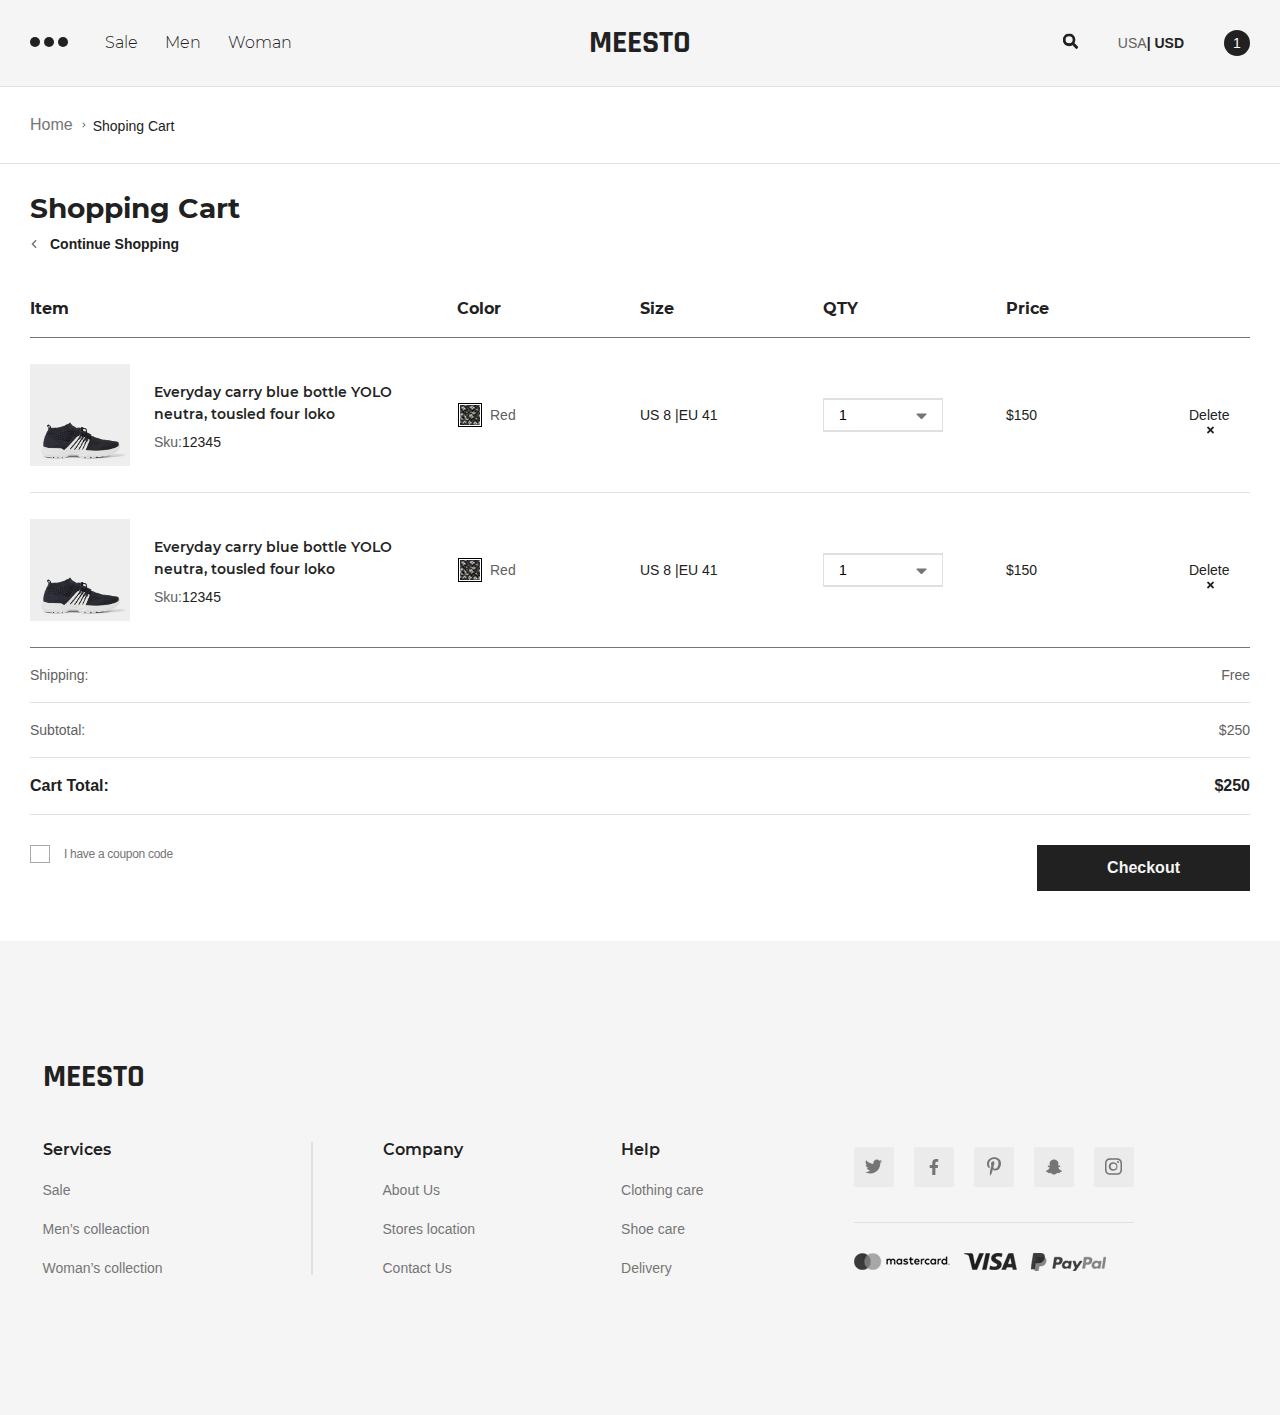
<file: shopping-cart.html>
<!DOCTYPE html><html lang="en"> <head> 	<title>Shopping Cart</title> 	<meta charset="UTF-8"> 	<meta name="format-detection" content="telephone=no"> 	<link rel="stylesheet" href="css/style.min.css"> 	<link rel="shortcut icon" href="favicon.ico"> 	<!-- <meta name="robots" content="noindex, nofollow"> --> 	<!-- <meta name="viewport" content="width=device-width, initial-scale=1.0, maximum-scale=1.0, user-scalable=0"> --> 	<meta name="viewport" content="width=device-width, initial-scale=1.0"> </head><body>	<div class="wrapper">		<div class="free-delivery">	<div class="free-delivery__text">Free delivery from $60 and free returns</div>	<span class="free-delivery__btn"></span></div><header class="header">	<div class="header__row header__row_second-page">		<div class="header__menu menu">			<div class="menu__icon icon-menu">				<span></span>				<span></span>				<span></span>			</div>			<div class="menu__view view-menu">				<ul class="view-menu__list">					<li><a href="catalog.html" class="view-menu__link">sale</a></li>					<li><a href="catalog.html" class="view-menu__link">men</a></li>					<li><a href="catalog.html" class="view-menu__link">woman</a></li>				</ul>			</div>			<nav class="menu__body">				<form action="#" class="menu__search">					<button type="submit" class="menu__btn" aria-label="button for search"></button>					<input autocomplete="off" type="search" name="form[]" class="menu__input">					<button type="reset" class="menu__reset"></button>				</form>				<ul class="menu__list">					<li><a href="account.html" class="menu__link menu__link_new">my account</a></li>					<li><a href="catalog.html" class="menu__link menu__link_sale">sale</a></li>					<li><a href="catalog.html" class="menu__link">man</a></li>					<li><a href="catalog.html" class="menu__link">woman</a></li>					<li><a href="lookbook.html" class="menu__link">Lookbook</a></li>					<li>						<a href="#" class="menu__link menu__spoller"><span>Pages</span></a>						<ul class="menu__submenu-list">							<li><a href="about.html" class="menu__submenu-link">about</a></li>							<li><a href="#" class="menu__submenu-link">store locations</a></li>							<li><a href="#" class="menu__submenu-link">blog</a></li>						</ul>					</li>				</ul>				<div class="menu__info info-menu">					<div class="info-menu__text">Austin brunch cloud bread cronut photo booth locavore crucifix edison bulb pork						belly distillery. Before						they sold out palo santo try-hard, vaporware salvia cardigan letterpress ugh butcher bitters brooklyn.					</div>					<a href="#" class="info-menu__btn">read more</a>				</div>				<div class="menu__socials socials-menu">					<ul class="socials-menu__list">						<li><a href="#" class="socials-menu__link socials-menu__link_instagram"></a></li>						<li><a href="#" class="socials-menu__link socials-menu__link_facebook"></a></li>						<li><a href="#" class="socials-menu__link socials-menu__link_twitter"></a></li>						<li><a href="#" class="socials-menu__link socials-menu__link_pinterest"></a></li>						<li><a href="#" class="socials-menu__link socials-menu__link_whatsup"></a></li>						<li><a href="#" class="socials-menu__link socials-menu__link_snapchat"></a></li>					</ul>				</div>			</nav>		</div>		<a href="index.html" class="header__logotype logo">meesto</a>		<div class="header__info info-header">			<div class="info-header__search">				<form action="#" class="search-info">					<button type="submit" class="search-info__btn" aria-label="button for search"></button>					<input autocomplete="off" type="search" name="form[]" class="search-info__input">					<span class="search-info__open"></span>				</form>			</div>			<div class="info-header__language lang-header">				<a href="#change" class="lang-header__view _popup-link"> USA<span>| USD</span></a>			</div>			<div class="info-header__basket basket-header">					<div class="basket-header__quantity">						<div class="basket-header__view">1</div>						<a href="shopping-cart.html" class="basket-header__link">1</a>				</div>				<div class="basket-header__hover hover-basket">					<div class="hover-basket__products">						<div class="products-info">							<a href="product.html" class="products-info__image _ibg">								<picture><source srcset="img/deals/6.webp" type="image/webp"><img src="img/deals/6.jpg" alt="content picture"></picture>							</a>							<div class="products-info__description">								<a href="product.html" class="products-info__label">Everyday carry blue bottle YOLO neutra, tousled four loko </a>								<p><span>Sku:</span>12345</p>							</div>							<div class="products-info__info">								<div class="products-info__price">250</div>								<div class="products-info__remove"><span>remove</span></div>							</div>						</div>					</div>					<div class="hover-basket__shipping">						<div class="hover-basket__text">Shipping:</div>						<div class="hover-basket__info">Free</div>					</div>					<div class="hover-basket__total">						<div class="hover-basket__text">Subtotal:</div>						<div class="hover-basket__info hover-basket__info_price">250</div>					</div>					<div class="hover-basket__button">						<a href="shopping-cart.html" class="hover-basket__cart"><span>View shopping cart</span></a>						<a href="checkout.html" class="hover-basket__checkout btn-anim">Checkout</a>					</div>				</div>			</div>		</div>	</div></header>		<main class="page">			<div class="page__breadcrumbs breadcrumbs">				<ul class="breadcrumbs__list">					<li><a href="index.html" class="breadcrumbs__link">home</a></li>					<li><a href="" class="breadcrumbs__link">Shoping Cart</a></li>				</ul>			</div>			<div class="page__shopping shopping-cart">				<div class="shopping-cart__aside aside-info">					<div class="aside-info__label">shopping cart</div>					<a href="index.html" class="aside-info__callback"><span>Continue shopping</span></a>				</div>				<div class="shopping-cart__content content-shop">					<div class="content-shop__cart">						<div class="content-shop__top top-shop">							<div class="top-shop__title">item</div>							<div class="top-shop__title">color</div>							<div class="top-shop__title">size</div>							<div class="top-shop__title top-shop__title_up">qty</div>							<div class="top-shop__title">price</div>						</div>						<div class="content-shop__body">							<div class="content-shop__items">								<div class="content-shop__item item-shop">									<div class="item-shop__body">										<div class="item-shop__image _ibg">											<picture><source srcset="img/product/1.webp" type="image/webp"><img src="img/product/1.jpg" alt="content picture"></picture>										</div>										<div class="item-shop__info">											<a href="product.html" class="item-shop__name">Everyday carry blue bottle YOLO neutra, tousled												four loko </a>											<div class="item-shop__code">Sku:<span>12345</span></div>										</div>									</div>								</div>								<div class="content-shop__item item-shop">									<div class="item-shop__body">										<div class="item-shop__image-color">											<picture><source srcset="img/icons/color-1.webp" type="image/webp"><img src="img/icons/color-1.jpg" alt="content picture"></picture>										</div>										<div class="item-shop__code item-shop__code_main-color">red</div>									</div>								</div>								<div class="content-shop__item item-shop">									<div class="item-shop__body">										<div class="item-shop__size">US 8 |EU 41</div>									</div>								</div>								<div class="content-shop__item item-shop">									<div class="item-shop__body">										<div class="item-shop__select">											<select name="form{}" class="qty">												<option value="1" selected="selected">1</option>												<option value="2">2</option>												<option value="3">3</option>												<option value="4">4</option>											</select>										</div>									</div>								</div>								<div class="content-shop__item item-shop">									<div class="item-shop__body">										<div class="item-shop__size money">150</div>									</div>								</div>								<div class="content-shop__item item-shop">									<div class="item-shop__body">										<div class="item-shop__code item-shop__code_del"><span>delete</span></div>									</div>								</div>							</div>							<div class="content-shop__items">								<div class="content-shop__item item-shop">									<div class="item-shop__body">										<div class="item-shop__image _ibg">											<picture><source srcset="img/product/1.webp" type="image/webp"><img src="img/product/1.jpg" alt="content picture"></picture>										</div>										<div class="item-shop__info">											<a href="product.html" class="item-shop__name">Everyday carry blue bottle YOLO neutra, tousled												four loko </a>											<div class="item-shop__code">Sku:<span>12345</span></div>										</div>									</div>								</div>								<div class="content-shop__item item-shop">									<div class="item-shop__body">										<div class="item-shop__image-color">											<picture><source srcset="img/icons/color-1.webp" type="image/webp"><img src="img/icons/color-1.jpg" alt="content picture"></picture>										</div>										<div class="item-shop__code item-shop__code_main-color">red</div>									</div>								</div>								<div class="content-shop__item item-shop">									<div class="item-shop__body">										<div class="item-shop__size">US 8 |EU 41</div>									</div>								</div>								<div class="content-shop__item item-shop">									<div class="item-shop__body">										<div class="item-shop__select">											<select name="form{}" class="qty">												<option value="1" selected="selected">1</option>												<option value="2">2</option>												<option value="3">3</option>												<option value="4">4</option>											</select>										</div>									</div>								</div>								<div class="content-shop__item item-shop">									<div class="item-shop__body">										<div class="item-shop__size money">150</div>									</div>								</div>								<div class="content-shop__item item-shop">									<div class="item-shop__body">										<div class="item-shop__code item-shop__code_del"><span>delete</span></div>									</div>								</div>							</div>						</div>						<div class="content-shop__bottom bottom-shop-cart">							<div class="bottom-shop-cart__row">								<div class="bottom-shop-cart__name">shipping:</div>								<div class="bottom-shop-cart__decision">free</div>							</div>							<div class="bottom-shop-cart__row">								<div class="bottom-shop-cart__name">Subtotal:</div>								<div class="bottom-shop-cart__decision money">250</div>							</div>							<div class="bottom-shop-cart__row">								<div class="bottom-shop-cart__name bottom-shop-cart__name_bold">Cart total:</div>								<div class="bottom-shop-cart__decision bottom-shop-cart__decision_bold money">250</div>							</div>						</div>						<div class="content-shop__checkout check-shop">							<div class="check-shop__coupon">								<label class="checkbox">									<input type="checkbox" value="1" data-error="Error" name="form[]" class="checkbox__input">									<span class="checkbox__text coupon-cart">I have a coupon code</span>								</label>								<input autocomplete="off" type="text" name="form[]" data-value="" data-error="Error" class="input _req input-coupon">							</div>							<div class="check-shop__button">								<button type="submit" class="check-shop__btn btn">checkout</button>							</div>						</div>					</div>				</div>			</div>		</main>		<footer class="footer footer_second-page">	<div class="footer__content _container">		<div class="footer__logotype ">			<a href="#" class="logo">meesto</a>		</div>		<div class="footer__row">			<div class="footer__column col-about">				<div class="col-about__body col-footer">					<div class="col-footer__title title-footer">Services</div>					<ul class="col-footer__list">						<li><a href="catalog.html" class="col-footer__link">Sale</a></li>						<li><a href="catalog.html" class="col-footer__link">Men’s colleaction</a></li>						<li><a href="catalog.html" class="col-footer__link">Woman’s collection</a></li>					</ul>				</div>			</div>			<div class="footer__column col-links">				<div class="col-links__column">					<div class="col-footer">						<div class="col-footer__title title-footer">Company</div>						<ul class="col-footer__list">							<li><a href="#" class="col-footer__link">About Us</a></li>							<li><a href="#" class="col-footer__link">Stores location</a></li>							<li><a href="#" class="col-footer__link">Contact Us</a></li>						</ul>					</div>				</div>				<div class="col-links__column">					<div class="col-footer">						<div class="col-footer__title title-footer">Help</div>						<ul class="col-footer__list">							<li><a href="#" class="col-footer__link">Clothing care</a></li>							<li><a href="#" class="col-footer__link">Shoe care</a></li>							<li><a href="#" class="col-footer__link">Delivery</a></li>						</ul>					</div>				</div>			</div>			<div class="footer__column col-socials">				<div class="col-socials__top">					<ul class="col-socials__list">						<li><a href="#" class="col-socials__link col-socials__link_twitter"></a></li>						<li><a href="#" class="col-socials__link col-socials__link_facebook"></a></li>						<li><a href="#" class="col-socials__link col-socials__link_pinterest"></a></li>						<li><a href="#" class="col-socials__link col-socials__link_snapchat"></a></li>						<li><a href="#" class="col-socials__link col-socials__link_instagram"></a></li>					</ul>				</div>				<div class="col-socials__pay">					<ul class="col-socials__pay-list">						<li><picture><source srcset="img/icons/mastercard.webp" type="image/webp"><img src="img/icons/mastercard.png" alt="mastercard"></picture></li>						<li><picture><source srcset="img/icons/visa.webp" type="image/webp"><img src="img/icons/visa.png" alt="visa"></picture></li>						<li><picture><source srcset="img/icons/PayPal.webp" type="image/webp"><img src="img/icons/PayPal.png" alt="paypal"></picture></li>					</ul>				</div>			</div>		</div>	</div></footer>	</div>	<div class="popup popup_change">	<div class="popup__content">		<div class="popup__body">			<div class="popup__close"></div>			<div class="hover-lang">				<div class="hover-lang__label">choose language and currency</div>				<div class="hover-lang__body">					<div class="hover-lang__selected">						<div class="hover-lang__country hover-lang__country_sel">USA</div>						<div class="hover-lang__currency">USD</div>					</div>					<div class="hover-lang__choose">						<div class="hover-lang__row">							<a href="#" class="hover-lang__country hover-lang__country_england">England</a>							<div class="hover-lang__currency">GBP</div>						</div>						<div class="hover-lang__row">							<a href="#" class="hover-lang__country hover-lang__country_ukraine">Украина</a>							<div class="hover-lang__currency">UAH</div>						</div>						<div class="hover-lang__row">							<a href="#" class="hover-lang__country hover-lang__country_russian">Россия</a>							<div class="hover-lang__currency">RUB</div>						</div>						<div class="hover-lang__row">							<a href="#" class="hover-lang__country hover-lang__country_italy">Italy</a>							<div class="hover-lang__currency">Euro</div>						</div>						<div class="hover-lang__row">							<a href="#" class="hover-lang__country hover-lang__country_spain">Spain</a>							<div class="hover-lang__currency">Euro</div>						</div>					</div>				</div>			</div>		</div>	</div></div>	<!-- <script src="https://code.jquery.com/jquery-3.3.1.min.js"></script> --><script src="js/vendors.min.js"></script><script src="js/app.min.js"></script></body></html>
</file>
<file: css/style.min.css>
@charset "UTF-8";@font-face{font-family:Montserrat;font-display:swap;src:url(../fonts/Montserrat-Bold.woff2) format("woff2"),url(../fonts/Montserrat-Bold.woff) format("woff");font-weight:700;font-style:normal}@font-face{font-family:Montserrat;font-display:swap;src:url(../fonts/Montserrat-SemiBold.woff2) format("woff2"),url(../fonts/Montserrat-SemiBold.woff) format("woff");font-weight:600;font-style:normal}@font-face{font-family:Montserrat;font-display:swap;src:url(../fonts/Montserrat-Medium.woff2) format("woff2"),url(../fonts/Montserrat-Medium.woff) format("woff");font-weight:500;font-style:normal}@font-face{font-family:OpenSans;font-display:swap;src:url(../fonts/OpenSans-Light.woff2) format("woff2"),url(../fonts/OpenSans-Light.woff) format("woff");font-weight:300;font-style:normal}@font-face{font-family:OpenSans;font-display:swap;src:url(../fonts/OpenSans-SemiBold.woff2) format("woff2"),url(../fonts/OpenSans-SemiBold.woff) format("woff");font-weight:600;font-style:normal}@font-face{font-family:Montserrat;font-display:swap;src:url(../fonts/Montserrat-Regular.woff2) format("woff2"),url(../fonts/Montserrat-Regular.woff) format("woff");font-weight:400;font-style:normal}@font-face{font-family:OpenSans;font-display:swap;src:url(../fonts/OpenSans-Bold.woff2) format("woff2"),url(../fonts/OpenSans-Bold.woff) format("woff");font-weight:700;font-style:normal}@font-face{font-family:Montserrat;font-display:swap;src:url(../fonts/Montserrat-Light.woff2) format("woff2"),url(../fonts/Montserrat-Light.woff) format("woff");font-weight:300;font-style:normal}@font-face{font-family:Rajdhani;font-display:swap;src:url(../fonts/Rajdhani-Bold.woff2) format("woff2"),url(../fonts/Rajdhani-Bold.woff) format("woff");font-weight:700;font-style:normal}@font-face{font-family:OpenSans;font-display:swap;src:url(../fonts/OpenSans-Regular.woff2) format("woff2"),url(../fonts/OpenSans-Regular.woff) format("woff");font-weight:400;font-style:normal}:root{--fontFamily:"Open Sans",sans-serif;--color-main:#212121;--color-first:#969696;--color-second:#616161;--color-third:#fe5335;--fontSecond:"Montserrat",sans-serif;--fontThird:"Rajdhani",sans-serif}*{padding:0;margin:0;border:0}*,:after,:before{-webkit-box-sizing:border-box;box-sizing:border-box}:active,:focus{outline:0}a:active,a:focus{outline:0}aside,footer,header,nav,section{display:block}body,html{height:100%;min-width:320px}body{line-height:1;font-family:var(--fontFamily),Helvetica,Arial,sans-serif;-ms-text-size-adjust:100%;-moz-text-size-adjust:100%;-webkit-text-size-adjust:100%}button,input,textarea{font-family:var(--fontFamily),Helvetica,Arial,sans-serif}input::-ms-clear{display:none}button{cursor:pointer}button::-moz-focus-inner{padding:0;border:0}a,a:visited{text-decoration:none}a:hover{text-decoration:none}ul li{list-style:none}img{vertical-align:top}h1,h2,h3,h4,h5,h6{font-weight:inherit;font-size:inherit}body{color:var(--color-main);font-size:14px}body._lock{overflow:hidden}.wrapper{width:100%;min-height:100%;overflow:hidden;display:-webkit-box;display:-ms-flexbox;display:flex;-webkit-box-orient:vertical;-webkit-box-direction:normal;-ms-flex-direction:column;flex-direction:column}._container{max-width:1195px;margin:0 auto}.form__error{color:var(--color-main);font-size:16px;font-weight:700;cursor:default}.btn{display:-webkit-inline-box;display:-ms-inline-flexbox;display:inline-flex;padding:0 0}.btn._fw{width:100%}.select{position:relative;z-index:2;width:190px}.select__item{position:relative}.select__title{color:#000;border-top:1px solid #e0e0e0;border-bottom:1px solid #e0e0e0;background-color:#fff;cursor:pointer}.select__value{display:-webkit-box;display:-ms-flexbox;display:flex;font-size:14px;height:30px;padding:0 15px;-webkit-box-align:center;-ms-flex-align:center;align-items:center;-webkit-box-pack:justify;-ms-flex-pack:justify;justify-content:space-between;-webkit-box-orient:horizontal;-webkit-box-direction:reverse;-ms-flex-direction:row-reverse;flex-direction:row-reverse}.select__value span{height:1em;overflow:hidden;display:-webkit-box;-webkit-line-clamp:1;-webkit-box-orient:vertical}.select__value:before{content:"";display:inline-block;-webkit-transition:all .3s ease 0s;-o-transition:all .3s ease 0s;transition:all .3s ease 0s;width:11px;height:7px;background-image:url("data:image/svg+xml,%3Csvg xmlns='http://www.w3.org/2000/svg' viewBox='0 0 320 512'%3E%3Cpath fill='%23757575' d='M31 192h258c17 0 26 22 14 34L174 355c-8 8-20 8-28 0L17 226c-12-12-3-34 14-34z'/%3E%3C/svg%3E");background-position:center;background-size:100%;background-repeat:no-repeat}.select__input{width:100%;background-color:transparent;height:100%}.select__options{color:#6c6c6c;display:none;position:absolute;top:29px;border-radius:0 0 4px 4px;min-width:100%;left:0;background-color:#fafafa;border-top:0;border-top:0;font-size:12px;padding:10px 0 5px 0;-webkit-box-shadow:0 2px 10px rgba(190,190,190,.4);box-shadow:0 2px 10px rgba(190,190,190,.4)}.select__option{cursor:pointer;padding:5px 15px;margin:0}.select._active{z-index:5}.select._active .select__value:before{-webkit-transform:rotate(-180deg);-ms-transform:rotate(-180deg);transform:rotate(-180deg)}.select._active .select__options{display:block}input[type=search]::-webkit-search-cancel-button,input[type=search]::-webkit-search-decoration,input[type=search]::-webkit-search-results-button,input[type=search]::-webkit-search-results-decoration{display:none}input[type=email],input[type=search],input[type=tel],input[type=text],textarea{-webkit-appearance:none;-moz-appearance:none;appearance:none}.input{border-radius:0!important;width:100%;display:block;padding:0 20px;border:1px solid #bdbdbd;height:46px}textarea.input{resize:none;padding:0 0}textarea.input::-webkit-input-placeholder{color:#8d8d97}textarea.input::-moz-placeholder{color:#8d8d97}textarea.input:-moz-placeholder{color:#8d8d97}textarea.input:-ms-input-placeholder{color:#8d8d97}textarea.input:focus::-webkit-input-placeholder{color:transparent}textarea.input:focus::-moz-placeholder{color:transparent}textarea.input:focus:-moz-placeholder{color:transparent}textarea.input:focus:-ms-input-placeholder{color:transparent}.checkbox{position:relative}.checkbox__input{position:absolute;width:0;height:0;opacity:0;visibility:hidden}.checkbox__input:checked+.checkbox__text:before{background:#fff;background-image:url("data:image/svg+xml,%3Csvg width='14' height='10' fill='none' xmlns='http://www.w3.org/2000/svg'%3E%3Cpath d='M13 1L4.75 9 1 5.364' stroke='%23212121' stroke-width='2' stroke-linecap='round' stroke-linejoin='round'/%3E%3C/svg%3E");background-position:center;background-repeat:no-repeat}.checkbox__text{display:-webkit-inline-box;display:-ms-inline-flexbox;display:inline-flex;-webkit-box-align:center;-ms-flex-align:center;align-items:center;position:relative;color:#757575;font-size:12px;letter-spacing:-.3px;line-height:calc(20 / 16);cursor:pointer}.checkbox__text:before{content:"";-ms-flex-item-align:start;align-self:flex-start;margin:0 14px 0 0;-webkit-box-flex:0;-ms-flex:0 0 20px;flex:0 0 20px;left:0;top:0;width:20px;height:18px;background:#fff;border:1px solid #a7a9ac}.checkbox a{color:#fff;text-decoration:underline}.checkbox._error .checkbox__text:before{border:1px solid #ee1212}.options{display:-webkit-box;display:-ms-flexbox;display:flex;-webkit-box-orient:vertical;-webkit-box-direction:normal;-ms-flex-direction:column;flex-direction:column;-webkit-box-align:start;-ms-flex-align:start;align-items:flex-start}.options__item{position:relative;cursor:pointer}.options__input{position:absolute;width:0;height:0;opacity:0;left:0;top:0;visibility:hidden}.options__input:checked+.options__text:after{-webkit-transform:scale(1);-ms-transform:scale(1);transform:scale(1)}.options__text{display:-webkit-inline-box;display:-ms-inline-flexbox;display:inline-flex;-webkit-box-align:center;-ms-flex-align:center;align-items:center;position:relative;font-size:16px;color:#fff;letter-spacing:-.3px;line-height:calc(20 / 16)}.options__text:before{content:"";-ms-flex-item-align:start;align-self:flex-start;margin:0 14px 0 0;-webkit-box-flex:0;-ms-flex:0 0 20px;flex:0 0 20px;left:0;top:0;border-radius:50%;width:20px;height:18px;background:#fff;border:1px solid #a7a9ac}.options__text:after{content:"";-webkit-transition:all .3s ease 0s;-o-transition:all .3s ease 0s;transition:all .3s ease 0s;-webkit-transform:scale(0);-ms-transform:scale(0);transform:scale(0);width:10px;height:10px;border-radius:50%;background-color:#77243a;position:absolute;left:5px;top:4px}.rating-block{display:table;font-size:0}.rating{display:inline-block;position:relative;vertical-align:middle}.rating.edit .star{cursor:pointer}.rating .star{width:17px;height:14px;display:inline-block;position:relative;z-index:3}.rating__line{position:absolute;width:85px;height:14px;top:0;left:0;background-image:url("data:image/svg+xml,%3Csvg xmlns='http://www.w3.org/2000/svg' viewBox='0 0 135.81 22.48'%3E%3Cpath d='M12.68.57l2.85,5.78a1,1,0,0,0,.76.55l6.38.93a1,1,0,0,1,.56,1.73L18.62,14a1,1,0,0,0-.29.9l1.09,6.35a1,1,0,0,1-1.47,1.07l-5.7-3a1,1,0,0,0-.94,0l-5.7,3A1,1,0,0,1,4.12,21.3l1.09-6.35a1,1,0,0,0-.29-.9L.31,9.55A1,1,0,0,1,.87,7.82L7.24,6.9A1,1,0,0,0,8,6.34L10.86.57A1,1,0,0,1,12.68.57Z' style='fill:%23cbc1ab' /%3E%3Cpath d='M40.75.57,43.6,6.34a1,1,0,0,0,.76.55l6.38.93a1,1,0,0,1,.56,1.73L46.68,14a1,1,0,0,0-.29.9l1.09,6.35A1,1,0,0,1,46,22.37l-5.7-3a1,1,0,0,0-.94,0l-5.7,3a1,1,0,0,1-1.47-1.07l1.09-6.35A1,1,0,0,0,33,14l-4.61-4.5a1,1,0,0,1,.56-1.73l6.38-.93a1,1,0,0,0,.76-.55L38.93.57A1,1,0,0,1,40.75.57Z' style='fill:%23cbc1ab' /%3E%3Cpath d='M68.81.57l2.85,5.78a1,1,0,0,0,.76.55l6.38.93a1,1,0,0,1,.56,1.73L74.75,14a1,1,0,0,0-.29.9l1.09,6.35a1,1,0,0,1-1.47,1.07l-5.7-3a1,1,0,0,0-.94,0l-5.7,3a1,1,0,0,1-1.47-1.07l1.09-6.35a1,1,0,0,0-.29-.9l-4.61-4.5A1,1,0,0,1,57,7.82l6.38-.93a1,1,0,0,0,.76-.55L67,.57A1,1,0,0,1,68.81.57Z' style='fill:%23cbc1ab' /%3E%3Cpath d='M96.88.57l2.85,5.78a1,1,0,0,0,.76.55l6.38.93a1,1,0,0,1,.56,1.73L102.82,14a1,1,0,0,0-.29.9l1.09,6.35a1,1,0,0,1-1.47,1.07l-5.7-3a1,1,0,0,0-.94,0l-5.7,3a1,1,0,0,1-1.47-1.07l1.09-6.35a1,1,0,0,0-.29-.9l-4.61-4.5a1,1,0,0,1,.56-1.73l6.38-.93a1,1,0,0,0,.76-.55L95.07.57A1,1,0,0,1,96.88.57Z' style='fill:%23cbc1ab' /%3E%3Cpath d='M125,.57l2.85,5.78a1,1,0,0,0,.76.55l6.38.93a1,1,0,0,1,.56,1.73L130.89,14a1,1,0,0,0-.29.9l1.09,6.35a1,1,0,0,1-1.47,1.07l-5.7-3a1,1,0,0,0-.94,0l-5.7,3a1,1,0,0,1-1.47-1.07l1.09-6.35a1,1,0,0,0-.29-.9l-4.61-4.5a1,1,0,0,1,.56-1.73l6.38-.93a1,1,0,0,0,.76-.55L123.13.57A1,1,0,0,1,125,.57Z' style='fill:%23cbc1ab' /%3E%3C/svg%3E");background-position:0 0;background-repeat:no-repeat;z-index:1;background-size:85px 100%}.rating__activeline{position:absolute;width:0;height:14px;top:0;left:0;background-image:url("data:image/svg+xml,%3Csvg xmlns='http://www.w3.org/2000/svg' viewBox='0 0 135.81 22.48'%3E%3Cpath d='M12.68.57l2.85,5.78a1,1,0,0,0,.76.55l6.38.93a1,1,0,0,1,.56,1.73L18.62,14a1,1,0,0,0-.29.9l1.09,6.35a1,1,0,0,1-1.47,1.07l-5.7-3a1,1,0,0,0-.94,0l-5.7,3A1,1,0,0,1,4.12,21.3l1.09-6.35a1,1,0,0,0-.29-.9L.31,9.55A1,1,0,0,1,.87,7.82L7.24,6.9A1,1,0,0,0,8,6.34L10.86.57A1,1,0,0,1,12.68.57Z' style='fill:%23e8ab1c' /%3E%3Cpath d='M40.75.57,43.6,6.34a1,1,0,0,0,.76.55l6.38.93a1,1,0,0,1,.56,1.73L46.68,14a1,1,0,0,0-.29.9l1.09,6.35A1,1,0,0,1,46,22.37l-5.7-3a1,1,0,0,0-.94,0l-5.7,3a1,1,0,0,1-1.47-1.07l1.09-6.35A1,1,0,0,0,33,14l-4.61-4.5a1,1,0,0,1,.56-1.73l6.38-.93a1,1,0,0,0,.76-.55L38.93.57A1,1,0,0,1,40.75.57Z' style='fill:%23e8ab1c' /%3E%3Cpath d='M68.81.57l2.85,5.78a1,1,0,0,0,.76.55l6.38.93a1,1,0,0,1,.56,1.73L74.75,14a1,1,0,0,0-.29.9l1.09,6.35a1,1,0,0,1-1.47,1.07l-5.7-3a1,1,0,0,0-.94,0l-5.7,3a1,1,0,0,1-1.47-1.07l1.09-6.35a1,1,0,0,0-.29-.9l-4.61-4.5A1,1,0,0,1,57,7.82l6.38-.93a1,1,0,0,0,.76-.55L67,.57A1,1,0,0,1,68.81.57Z' style='fill:%23e8ab1c' /%3E%3Cpath d='M96.88.57l2.85,5.78a1,1,0,0,0,.76.55l6.38.93a1,1,0,0,1,.56,1.73L102.82,14a1,1,0,0,0-.29.9l1.09,6.35a1,1,0,0,1-1.47,1.07l-5.7-3a1,1,0,0,0-.94,0l-5.7,3a1,1,0,0,1-1.47-1.07l1.09-6.35a1,1,0,0,0-.29-.9l-4.61-4.5a1,1,0,0,1,.56-1.73l6.38-.93a1,1,0,0,0,.76-.55L95.07.57A1,1,0,0,1,96.88.57Z' style='fill:%23e8ab1c' /%3E%3Cpath d='M125,.57l2.85,5.78a1,1,0,0,0,.76.55l6.38.93a1,1,0,0,1,.56,1.73L130.89,14a1,1,0,0,0-.29.9l1.09,6.35a1,1,0,0,1-1.47,1.07l-5.7-3a1,1,0,0,0-.94,0l-5.7,3a1,1,0,0,1-1.47-1.07l1.09-6.35a1,1,0,0,0-.29-.9l-4.61-4.5a1,1,0,0,1,.56-1.73l6.38-.93a1,1,0,0,0,.76-.55L123.13.57A1,1,0,0,1,125,.57Z' style='fill:%23e8ab1c' /%3E%3C/svg%3E");background-position:0 0;background-repeat:no-repeat;z-index:2;background-size:85px 100%}.rating__value{display:inline-block;color:#1b3139;font-size:14px;line-height:13px;vertical-align:middle}.quantity{width:88px;height:40px;display:-webkit-box;display:-ms-flexbox;display:flex;border:1px solid rgba(166,166,166,.45)}.quantity__button{-webkit-box-flex:0;-ms-flex:0 0 30px;flex:0 0 30px;position:relative;cursor:pointer}.quantity__button::after,.quantity__button::before{content:"";position:absolute;top:50%;left:50%;-webkit-transition:all .3s ease 0s;-o-transition:all .3s ease 0s;transition:all .3s ease 0s;margin:0 0 0 -4.5px;background-color:#a6a6a6;width:9px;height:1px}.quantity__button_plus::before{-webkit-transform:rotate(-90deg);-ms-transform:rotate(-90deg);transform:rotate(-90deg)}.quantity__input{-webkit-box-flex:1;-ms-flex:1 1 auto;flex:1 1 auto}.quantity__input input{height:100%;color:#a6a6a6;font-size:12px;width:100%;text-align:center}._overlay{position:absolute;top:0;left:50%;-webkit-transform:translateX(-50%);-ms-transform:translateX(-50%);transform:translateX(-50%);background-image:url(../img/overlay/overlay.png);background-position:center;background-repeat:no-repeat;width:100%;height:6858px;opacity:.4;z-index:10}.row:after{display:block;content:"";clear:both}.rub:after{content:"₽"}ol.counter{list-style-type:none;counter-reset:item}ol.counter li{position:relative;padding:0 0 0 45px}ol.counter li:before{counter-increment:item;content:counter(item);position:absolute;left:0;top:0;color:#818181;font-size:14px;font-weight:700;text-align:center;line-height:26px;border-radius:50%;width:28px;height:28px;border:1px solid #4274bb}.ellipsis{display:block;overflow:hidden;width:100%;white-space:nowrap;-o-text-overflow:ellipsis;text-overflow:ellipsis}.es{overflow:hidden;white-space:nowrap;-o-text-overflow:ellipsis;text-overflow:ellipsis}.table{display:table;font-size:0;width:100%}.trow{display:table-row}.cell{display:table-cell}.cell.full{width:100%}._ibg{position:relative}._ibg img{position:absolute;width:100%;height:100%;top:0;left:0;-o-object-fit:cover;object-fit:cover}body.ie ._ibg{background-position:center;background-size:cover;background-repeat:no-repeat}body.ie ._ibg img{width:0;height:0;opacity:0;visibility:hidden}.video{position:relative;overflow:hidden;height:0;padding-bottom:56.25%}.video embed,.video iframe,.video object,.video video{position:absolute;top:0;left:0;width:100%;height:100%}.videobg embed,.videobg iframe,.videobg object,.videobg video{position:fixed;top:50%;left:50%;min-width:100%;min-height:100%;width:auto;height:auto;z-index:-100;-webkit-transform:translateX(-50%) translateY(-50%);-ms-transform:translateX(-50%) translateY(-50%);transform:translateX(-50%) translateY(-50%);background-size:cover}.moretext{overflow:hidden}.moretext__more{cursor:pointer}.moretext__more span{font-style:normal}.moretext__more span:first-child{display:block}.moretext__more span:last-child{display:none}.moretext__more.active span{font-style:normal}.moretext__more.active span:first-child{display:none}.moretext__more.active span:last-child{display:block}#map{background-image:url("data:image/svg+xml,%3Csvg xmlns='http://www.w3.org/2000/svg' xmlns:xlink='http://www.w3.org/1999/xlink' version='1.0' width='32' height='32' viewBox='0 0 128 128' xml:space='preserve'%3E%3Cscript type='text/ecmascript' xlink:href='//faviconer.net/jscripts/smil.user.js'/%3E%3Cpath fill='%23000' d='M64 16a49 49 0 00-50 48 51 51 0 0050 52 53 53 0 0054-52c0-48-45-55-45-55s46 3 49 55c1 32-24 60-58 60-33 1-61-25-62-60C1 30 29 1 64 0c0 0 9 0 9 8s-9 8-9 8z'%3E%3CanimateTransform attributeName='transform' type='rotate' from='0 64 64' to='360 64 64' dur='1800ms' repeatCount='indefinite'/%3E%3C/path%3E%3C/svg%3E");background-position:center;background-size:50px;background-repeat:no-repeat}._swiper{overflow:hidden}._swiper>div{width:100%;height:100%;-webkit-box-sizing:content-box;box-sizing:content-box;display:-webkit-box;display:-ms-flexbox;display:flex;position:relative}._swiper.swiper-container-autoheight>div{-webkit-box-align:start;-ms-flex-align:start;align-items:flex-start}.swiper-container-initialized .swiper-slide{-ms-flex-negative:0;flex-shrink:0}.swiper-container-android .swiper-slide,.swiper-container-android .swiper-wrapper{-webkit-transform:translate3d(0,0,0);transform:translate3d(0,0,0)}.swiper-button-lock{display:none!important}.slick-slider{position:relative}.slick-slider .slick-list,.slick-slider .slick-track{-webkit-transform:translate3d(0,0,0);-ms-transform:translate3d(0,0,0);transform:translate3d(0,0,0)}.slick-slider .slick-list{position:relative;overflow:hidden;width:100%}.slick-slider .slick-track{position:relative;width:100%;display:-webkit-box;display:-ms-flexbox;display:flex}.slick-slider .slick-slide{position:relative}.tab__item{display:none}.tab__item.active{display:block}._tabs-block{display:none}._tabs-block._active{display:block}.mirror{-webkit-transform:scale(-1,1);-ms-transform:scale(-1,1);transform:scale(-1,1)}.nicescroll-rails{z-index:1000!important}.gm-style-iw-t{opacity:0}.baloon{opacity:1;right:-7px!important;bottom:80px!important}.baloon button{display:none!important}.baloon:after{display:none!important}.baloon-style{display:none}.baloon-content.gm-style-iw{opacity:1;border-radius:0!important;max-width:300px!important;padding:0!important;left:0!important;width:100%!important;overflow:visible!important}.baloon-content.gm-style-iw>.gm-style-iw-d{overflow:hidden!important;max-width:none!important}.baloon-content.gm-style-iw:after{display:none!important}.baloon-close{top:18px!important}._custom-scroll{position:fixed;right:0;top:0;width:3px;height:100%;z-index:1000}._custom-scroll__line{background-color:rgba(0,0,0,.5);border-radius:3px 0 0 3px;position:relative;left:0;top:0;width:100%}.price-slider{height:1px;background-color:#bdbdbd;position:relative}.price-slider .noUi-base,.price-slider .noUi-connects{width:100%;height:100%;position:relative;z-index:1}.price-slider .noUi-connects{overflow:hidden;z-index:0}.price-slider .noUi-connect,.price-slider .noUi-origin{will-change:transform;position:absolute;z-index:1;top:0;right:0;-ms-transform-origin:0 0;-webkit-transform-origin:0 0;-webkit-transform-style:preserve-3d;transform-origin:0 0;-webkit-transform-style:flat;transform-style:flat}.price-slider .noUi-connect{height:100%;width:100%;right:0}.price-slider .noUi-origin{position:absolute;height:10%;width:10%;padding:0 0 0 20px}.price-slider .noUi-handle{position:relative;top:-5px;width:4px;height:12px;background-color:var(--color-main);cursor:pointer;left:5px}.price-slider .noUi-connect{background-color:#212121;width:100%;height:100%}.price-slider .noUi-tooltip{position:absolute;bottom:-22px;left:50%;transform:translate(-50%,0);-webkit-transform:translate(-50%,0);-ms-transform:translate(-50%,0);-o-transform:translate(-50%,0);-moz-transform:translate(-50%,0);color:#000;font-size:14px;font-weight:700}.lg-actions .lg-next,.lg-actions .lg-prev{background-color:rgba(0,0,0,.45);border-radius:2px;color:#999;cursor:pointer;display:block;margin-top:-10px;position:absolute;display:block;width:20px;height:36px;top:50%;-webkit-transform:translate(0,-50%);-ms-transform:translate(0,-50%);transform:translate(0,-50%);z-index:1080}.lg-actions .lg-next.disabled,.lg-actions .lg-prev.disabled{pointer-events:none;opacity:.5}.lg-actions .lg-next:hover,.lg-actions .lg-prev:hover{color:#fff}.lg-actions .lg-next{right:20px;background-image:url("data:image/svg+xml,%3Csvg fill='%23fff' xmlns='http://www.w3.org/2000/svg' width='14' height='25'%3E%3Cpath fill-rule='evenodd' d='M12 13L1 1l1-1 11 12 1 1h-1L2 25l-1-1 11-11z'/%3E%3C/svg%3E");background-position:0 0;background-size:100%;background-repeat:no-repeat;background-color:transparent}.lg-actions .lg-prev{left:20px;background-image:url("data:image/svg+xml,%3Csvg xmlns='http://www.w3.org/2000/svg' width='13' height='24'%3E%3Cpath fill-rule='evenodd' fill='%23fff' d='M1 12l12 11-1 1L1 13l-1-1 1-1L12 0l1 1L1 12z'/%3E%3C/svg%3E");background-position:0 0;background-size:100%;background-repeat:no-repeat;background-color:transparent}@-webkit-keyframes lg-right-end{0%{left:0}50%{left:-30px}100%{left:0}}@keyframes lg-right-end{0%{left:0}50%{left:-30px}100%{left:0}}@-webkit-keyframes lg-left-end{0%{left:0}50%{left:30px}100%{left:0}}@keyframes lg-left-end{0%{left:0}50%{left:30px}100%{left:0}}.lg-outer.lg-right-end .lg-object{-webkit-animation:lg-right-end .3s;animation:lg-right-end .3s;position:relative}.lg-outer.lg-left-end .lg-object{-webkit-animation:lg-left-end .3s;animation:lg-left-end .3s;position:relative}.lg-toolbar{z-index:1082;left:0;position:absolute;top:0;width:100%;background-color:rgba(0,0,0,.45)}.lg-toolbar .lg-icon{color:#999;cursor:pointer;float:right;font-size:24px;height:47px;line-height:27px;padding:10px 0;text-align:center;width:50px;text-decoration:none!important;outline:medium none;-webkit-transition:color .2s linear;-o-transition:color .2s linear;transition:color .2s linear}.lg-toolbar .lg-icon:hover{color:#fff}.lg-toolbar .lg-close{background-image:url("data:image/svg+xml,%3Csvg xmlns='http://www.w3.org/2000/svg' xmlns:xlink='http://www.w3.org/1999/xlink' width='18' height='18'%3E%3Cdefs%3E%3Cpath id='a' d='M691 160l-1 1-7-7-7 7-1-1 7-7-7-7 1-1 7 7 7-7 1 1-7 7z'/%3E%3C/defs%3E%3Cuse fill='%23fff' xlink:href='%23a' transform='translate(-674 -144)'/%3E%3C/svg%3E");background-position:center;background-repeat:no-repeat;background-color:transparent}.lg-toolbar .lg-download{display:none}.lg-sub-html{background-color:rgba(0,0,0,.45);bottom:0;color:#eee;font-size:16px;left:0;padding:10px 40px;position:fixed;right:0;text-align:center;z-index:1080}.lg-sub-html h4{margin:0;font-size:13px;font-weight:700}.lg-sub-html p{font-size:12px;margin:5px 0 0}#lg-counter{color:#999;display:inline-block;font-size:16px;padding-left:20px;padding-top:12px;vertical-align:middle}.lg-next,.lg-prev,.lg-toolbar{opacity:1;-webkit-transition:-webkit-transform .35s cubic-bezier(0,0,.25,1) 0s,opacity .35s cubic-bezier(0,0,.25,1) 0s,color .2s linear;-o-transition:-o-transform .35s cubic-bezier(0,0,.25,1) 0s,opacity .35s cubic-bezier(0,0,.25,1) 0s,color .2s linear;-webkit-transition:opacity .35s cubic-bezier(0,0,.25,1) 0s,color .2s linear,-webkit-transform .35s cubic-bezier(0,0,.25,1) 0s;transition:opacity .35s cubic-bezier(0,0,.25,1) 0s,color .2s linear,-webkit-transform .35s cubic-bezier(0,0,.25,1) 0s;-o-transition:transform .35s cubic-bezier(0,0,.25,1) 0s,opacity .35s cubic-bezier(0,0,.25,1) 0s,color .2s linear;transition:transform .35s cubic-bezier(0,0,.25,1) 0s,opacity .35s cubic-bezier(0,0,.25,1) 0s,color .2s linear;transition:transform .35s cubic-bezier(0,0,.25,1) 0s,opacity .35s cubic-bezier(0,0,.25,1) 0s,color .2s linear,-webkit-transform .35s cubic-bezier(0,0,.25,1) 0s}.lg-hide-items .lg-prev{opacity:0;-webkit-transform:translate3d(-10px,0,0);transform:translate3d(-10px,0,0)}.lg-hide-items .lg-next{opacity:0;-webkit-transform:translate3d(10px,0,0);transform:translate3d(10px,0,0)}.lg-hide-items .lg-toolbar{opacity:0;-webkit-transform:translate3d(0,-10px,0);transform:translate3d(0,-10px,0)}body:not(.lg-from-hash) .lg-outer.lg-start-zoom .lg-object{-webkit-transform:scale3d(.5,.5,.5);transform:scale3d(.5,.5,.5);opacity:0;-webkit-transition:-webkit-transform 250ms cubic-bezier(0,0,.25,1) 0s,opacity 250ms cubic-bezier(0,0,.25,1)!important;-o-transition:-o-transform 250ms cubic-bezier(0,0,.25,1) 0s,opacity 250ms cubic-bezier(0,0,.25,1)!important;-webkit-transition:opacity 250ms cubic-bezier(0,0,.25,1),-webkit-transform 250ms cubic-bezier(0,0,.25,1) 0s!important;transition:opacity 250ms cubic-bezier(0,0,.25,1),-webkit-transform 250ms cubic-bezier(0,0,.25,1) 0s!important;-o-transition:transform 250ms cubic-bezier(0,0,.25,1) 0s,opacity 250ms cubic-bezier(0,0,.25,1)!important;transition:transform 250ms cubic-bezier(0,0,.25,1) 0s,opacity 250ms cubic-bezier(0,0,.25,1)!important;transition:transform 250ms cubic-bezier(0,0,.25,1) 0s,opacity 250ms cubic-bezier(0,0,.25,1),-webkit-transform 250ms cubic-bezier(0,0,.25,1) 0s!important;-webkit-transform-origin:50% 50%;-ms-transform-origin:50% 50%;transform-origin:50% 50%}body:not(.lg-from-hash) .lg-outer.lg-start-zoom .lg-item.lg-complete .lg-object{-webkit-transform:scale3d(1,1,1);transform:scale3d(1,1,1);opacity:1}.lg-outer .lg-thumb-outer{background-color:#0d0a0a;bottom:0;position:absolute;width:100%;z-index:1080;max-height:350px;-webkit-transform:translate3d(0,100%,0);transform:translate3d(0,100%,0);-webkit-transition:-webkit-transform .25s cubic-bezier(0,0,.25,1) 0s;-o-transition:-o-transform .25s cubic-bezier(0,0,.25,1) 0s;transition:-webkit-transform .25s cubic-bezier(0,0,.25,1) 0s;-o-transition:transform .25s cubic-bezier(0,0,.25,1) 0s;transition:transform .25s cubic-bezier(0,0,.25,1) 0s;transition:transform .25s cubic-bezier(0,0,.25,1) 0s,-webkit-transform .25s cubic-bezier(0,0,.25,1) 0s}.lg-outer .lg-thumb-outer.lg-grab .lg-thumb-item{cursor:-webkit-grab;cursor:-o-grab;cursor:-ms-grab;cursor:grab}.lg-outer .lg-thumb-outer.lg-grabbing .lg-thumb-item{cursor:move;cursor:-webkit-grabbing;cursor:-o-grabbing;cursor:-ms-grabbing;cursor:grabbing}.lg-outer .lg-thumb-outer.lg-dragging .lg-thumb{-webkit-transition-duration:0s!important;-o-transition-duration:0s!important;transition-duration:0s!important}.lg-outer.lg-thumb-open .lg-thumb-outer{-webkit-transform:translate3d(0,0,0);transform:translate3d(0,0,0)}.lg-outer .lg-thumb{padding:10px 0;height:100%;margin-bottom:-5px}.lg-outer .lg-thumb-item{border-radius:5px;cursor:pointer;float:left;overflow:hidden;height:100%;border:2px solid #fff;border-radius:4px;margin-bottom:5px}.lg-outer .lg-thumb-item.active,.lg-outer .lg-thumb-item:hover{border-color:#a90707}.lg-outer .lg-thumb-item img{width:100%;height:100%;-o-object-fit:cover;object-fit:cover}.lg-outer.lg-has-thumb .lg-item{padding-bottom:120px}.lg-outer.lg-can-toggle .lg-item{padding-bottom:0}.lg-outer.lg-pull-caption-up .lg-sub-html{-webkit-transition:bottom .25s ease;-o-transition:bottom .25s ease;transition:bottom .25s ease}.lg-outer.lg-pull-caption-up.lg-thumb-open .lg-sub-html{bottom:100px}.lg-outer .lg-toggle-thumb{background-color:#0d0a0a;border-radius:2px 2px 0 0;color:#999;cursor:pointer;font-size:24px;height:39px;line-height:27px;padding:5px 0;position:absolute;right:20px;text-align:center;top:-39px;width:50px}.lg-outer .lg-toggle-thumb:after{content:"\e1ff"}.lg-outer .lg-toggle-thumb:hover{color:#fff}.lg-outer .lg-video-cont{display:inline-block;vertical-align:middle;max-width:1140px;max-height:100%;width:100%;padding:0 5px}.lg-outer .lg-video{width:100%;height:0;padding-bottom:56.25%;overflow:hidden;position:relative}.lg-outer .lg-video .lg-object{display:inline-block;position:absolute;top:0;left:0;width:100%!important;height:100%!important}.lg-outer .lg-video .lg-video-play{width:84px;height:59px;position:absolute;left:50%;top:50%;margin-left:-42px;margin-top:-30px;z-index:1080;cursor:pointer}.lg-outer .lg-has-vimeo .lg-video-play{background:url(../img/vimeo-play.png) no-repeat scroll 0 0 transparent}.lg-outer .lg-has-vimeo:hover .lg-video-play{background:url(../img/vimeo-play.png) no-repeat scroll 0 -58px transparent}.lg-outer .lg-has-html5 .lg-video-play{background:transparent url(../img/video-play.png) no-repeat scroll 0 0;height:64px;margin-left:-32px;margin-top:-32px;width:64px;opacity:.8}.lg-outer .lg-has-html5:hover .lg-video-play{opacity:1}.lg-outer .lg-has-youtube .lg-video-play{background:url(../img/youtube-play.png) no-repeat scroll 0 0 transparent}.lg-outer .lg-has-youtube:hover .lg-video-play{background:url(../img/youtube-play.png) no-repeat scroll 0 -60px transparent}.lg-outer .lg-video-object{width:100%!important;height:100%!important;position:absolute;top:0;left:0}.lg-outer .lg-has-video .lg-video-object{visibility:hidden}.lg-outer .lg-has-video.lg-video-playing .lg-object,.lg-outer .lg-has-video.lg-video-playing .lg-video-play{display:none}.lg-outer .lg-has-video.lg-video-playing .lg-video-object{visibility:visible}.lg-progress-bar{background-color:#333;height:5px;left:0;position:absolute;top:0;width:100%;z-index:1083;opacity:0;-webkit-transition:opacity 80ms ease 0s;-o-transition:opacity 80ms ease 0s;transition:opacity 80ms ease 0s}.lg-progress-bar .lg-progress{background-color:#a90707;height:5px;width:0}.lg-progress-bar.lg-start .lg-progress{width:100%}.lg-show-autoplay .lg-progress-bar{opacity:1}.lg-autoplay-button:after{content:"\e01d"}.lg-show-autoplay .lg-autoplay-button:after{content:"\e01a"}.lg-outer.lg-css3.lg-zoom-dragging .lg-item.lg-complete.lg-zoomable .lg-image,.lg-outer.lg-css3.lg-zoom-dragging .lg-item.lg-complete.lg-zoomable .lg-img-wrap{-webkit-transition-duration:0s;-o-transition-duration:0s;transition-duration:0s}.lg-outer.lg-use-transition-for-zoom .lg-item.lg-complete.lg-zoomable .lg-img-wrap{-webkit-transition:-webkit-transform .3s cubic-bezier(0,0,.25,1) 0s;-o-transition:-o-transform .3s cubic-bezier(0,0,.25,1) 0s;transition:-webkit-transform .3s cubic-bezier(0,0,.25,1) 0s;-o-transition:transform .3s cubic-bezier(0,0,.25,1) 0s;transition:transform .3s cubic-bezier(0,0,.25,1) 0s;transition:transform .3s cubic-bezier(0,0,.25,1) 0s,-webkit-transform .3s cubic-bezier(0,0,.25,1) 0s}.lg-outer.lg-use-left-for-zoom .lg-item.lg-complete.lg-zoomable .lg-img-wrap{-webkit-transition:left .3s cubic-bezier(0,0,.25,1) 0s,top .3s cubic-bezier(0,0,.25,1) 0s;-o-transition:left .3s cubic-bezier(0,0,.25,1) 0s,top .3s cubic-bezier(0,0,.25,1) 0s;transition:left .3s cubic-bezier(0,0,.25,1) 0s,top .3s cubic-bezier(0,0,.25,1) 0s}.lg-outer .lg-item.lg-complete.lg-zoomable .lg-img-wrap{-webkit-transform:translate3d(0,0,0);transform:translate3d(0,0,0);-webkit-backface-visibility:hidden;backface-visibility:hidden}.lg-outer .lg-item.lg-complete.lg-zoomable .lg-image{-webkit-transform:scale3d(1,1,1);transform:scale3d(1,1,1);-webkit-transition:-webkit-transform .3s cubic-bezier(0,0,.25,1) 0s,opacity .15s!important;-o-transition:-o-transform .3s cubic-bezier(0,0,.25,1) 0s,opacity .15s!important;-webkit-transition:opacity .15s,-webkit-transform .3s cubic-bezier(0,0,.25,1) 0s!important;transition:opacity .15s,-webkit-transform .3s cubic-bezier(0,0,.25,1) 0s!important;-o-transition:transform .3s cubic-bezier(0,0,.25,1) 0s,opacity .15s!important;transition:transform .3s cubic-bezier(0,0,.25,1) 0s,opacity .15s!important;transition:transform .3s cubic-bezier(0,0,.25,1) 0s,opacity .15s,-webkit-transform .3s cubic-bezier(0,0,.25,1) 0s!important;-webkit-transform-origin:0 0;-ms-transform-origin:0 0;transform-origin:0 0;-webkit-backface-visibility:hidden;backface-visibility:hidden}#lg-zoom-in:after{content:"\e311"}#lg-actual-size{font-size:20px}#lg-actual-size:after{content:"\e033"}#lg-zoom-out{opacity:.5;pointer-events:none}#lg-zoom-out:after{content:"\e312"}.lg-zoomed #lg-zoom-out{opacity:1;pointer-events:auto}.lg-outer .lg-pager-outer{bottom:60px;left:0;position:absolute;right:0;text-align:center;z-index:1080;height:10px}.lg-outer .lg-pager-outer.lg-pager-hover .lg-pager-cont{overflow:visible}.lg-outer .lg-pager-cont{cursor:pointer;display:inline-block;overflow:hidden;position:relative;vertical-align:top;margin:0 5px}.lg-outer .lg-pager-cont:hover .lg-pager-thumb-cont{opacity:1;-webkit-transform:translate3d(0,0,0);transform:translate3d(0,0,0)}.lg-outer .lg-pager-cont.lg-pager-active .lg-pager{-webkit-box-shadow:0 0 0 2px #fff inset;box-shadow:0 0 0 2px #fff inset}.lg-outer .lg-pager-thumb-cont{background-color:#fff;color:#fff;bottom:100%;height:83px;left:0;margin-bottom:20px;margin-left:-60px;opacity:0;padding:5px;position:absolute;width:120px;border-radius:3px;-webkit-transition:opacity .15s ease 0s,-webkit-transform .15s ease 0s;-o-transition:opacity .15s ease 0s,-o-transform .15s ease 0s;transition:opacity .15s ease 0s,-webkit-transform .15s ease 0s;-o-transition:opacity .15s ease 0s,transform .15s ease 0s;transition:opacity .15s ease 0s,transform .15s ease 0s;transition:opacity .15s ease 0s,transform .15s ease 0s,-webkit-transform .15s ease 0s;-webkit-transform:translate3d(0,5px,0);transform:translate3d(0,5px,0)}.lg-outer .lg-pager-thumb-cont img{width:100%;height:100%}.lg-outer .lg-pager{background-color:rgba(255,255,255,.5);border-radius:50%;-webkit-box-shadow:0 0 0 8px rgba(255,255,255,.7) inset;box-shadow:0 0 0 8px rgba(255,255,255,.7) inset;display:block;height:12px;-webkit-transition:box-shadow .3s ease 0s;-o-transition:box-shadow .3s ease 0s;-webkit-transition:-webkit-box-shadow .3s ease 0s;transition:-webkit-box-shadow .3s ease 0s;transition:box-shadow .3s ease 0s;transition:box-shadow .3s ease 0s,-webkit-box-shadow .3s ease 0s;width:12px}.lg-outer .lg-pager:focus,.lg-outer .lg-pager:hover{-webkit-box-shadow:0 0 0 8px #fff inset;box-shadow:0 0 0 8px #fff inset}.lg-outer .lg-caret{border-left:10px solid transparent;border-right:10px solid transparent;border-top:10px dashed;bottom:-10px;display:inline-block;height:0;left:50%;margin-left:-5px;position:absolute;vertical-align:middle;width:0}.lg-fullscreen:after{content:"\e20c"}.lg-fullscreen-on .lg-fullscreen:after{content:"\e20d"}.lg-outer #lg-dropdown-overlay{background-color:rgba(0,0,0,.25);bottom:0;cursor:default;left:0;position:fixed;right:0;top:0;z-index:1081;opacity:0;visibility:hidden;-webkit-transition:visibility 0s linear .18s,opacity .18s linear 0s;-o-transition:visibility 0s linear .18s,opacity .18s linear 0s;transition:visibility 0s linear .18s,opacity .18s linear 0s}.lg-outer.lg-dropdown-active #lg-dropdown-overlay,.lg-outer.lg-dropdown-active .lg-dropdown{-webkit-transition-delay:0s;-o-transition-delay:0s;transition-delay:0s;-ms-transform:translate3d(0,0,0);-webkit-transform:translate3d(0,0,0);transform:translate3d(0,0,0);opacity:1;visibility:visible}.lg-outer.lg-dropdown-active #lg-share{color:#fff}.lg-outer .lg-dropdown{background-color:#fff;border-radius:2px;font-size:14px;list-style-type:none;margin:0;padding:10px 0;position:absolute;right:0;text-align:left;top:50px;opacity:0;visibility:hidden;-ms-transform:translate3d(0,5px,0);-webkit-transform:translate3d(0,5px,0);transform:translate3d(0,5px,0);-webkit-transition:-webkit-transform .18s linear 0s,visibility 0s linear .5s,opacity .18s linear 0s;-o-transition:-o-transform .18s linear 0s,visibility 0s linear .5s,opacity .18s linear 0s;-webkit-transition:visibility 0s linear .5s,opacity .18s linear 0s,-webkit-transform .18s linear 0s;transition:visibility 0s linear .5s,opacity .18s linear 0s,-webkit-transform .18s linear 0s;-o-transition:transform .18s linear 0s,visibility 0s linear .5s,opacity .18s linear 0s;transition:transform .18s linear 0s,visibility 0s linear .5s,opacity .18s linear 0s;transition:transform .18s linear 0s,visibility 0s linear .5s,opacity .18s linear 0s,-webkit-transform .18s linear 0s}.lg-outer .lg-dropdown:after{content:"";display:block;height:0;width:0;position:absolute;border:8px solid transparent;border-bottom-color:#fff;right:16px;top:-16px}.lg-outer .lg-dropdown>li:last-child{margin-bottom:0}.lg-outer .lg-dropdown>li:hover .lg-icon,.lg-outer .lg-dropdown>li:hover a{color:#333}.lg-outer .lg-dropdown a{color:#333;display:block;white-space:pre;padding:4px 12px;font-family:"Open Sans","Helvetica Neue",Helvetica,Arial,sans-serif;font-size:12px}.lg-outer .lg-dropdown a:hover{background-color:rgba(0,0,0,.07)}.lg-outer .lg-dropdown .lg-dropdown-text{display:inline-block;line-height:1;margin-top:-3px;vertical-align:middle}.lg-outer .lg-dropdown .lg-icon{color:#333;display:inline-block;float:none;font-size:20px;height:auto;line-height:1;margin-right:8px;padding:0;vertical-align:middle;width:auto}.lg-outer #lg-share{position:relative}.lg-outer #lg-share:after{content:"\e80d"}.lg-outer #lg-share-facebook .lg-icon{color:#3b5998}.lg-outer #lg-share-facebook .lg-icon:after{content:"\e901"}.lg-outer #lg-share-twitter .lg-icon{color:#00aced}.lg-outer #lg-share-twitter .lg-icon:after{content:"\e904"}.lg-outer #lg-share-googleplus .lg-icon{color:#dd4b39}.lg-outer #lg-share-googleplus .lg-icon:after{content:"\e902"}.lg-outer #lg-share-pinterest .lg-icon{color:#cb2027}.lg-outer #lg-share-pinterest .lg-icon:after{content:"\e903"}.group:after,.group:before{display:table;content:"";line-height:0}.group:after{clear:both}.lg-outer{width:100%;height:100%;position:fixed;top:0;left:0;z-index:1050;opacity:0;-webkit-transition:opacity .15s ease 0s;-o-transition:opacity .15s ease 0s;transition:opacity .15s ease 0s}.lg-outer *{-webkit-box-sizing:border-box;box-sizing:border-box}.lg-outer.lg-visible{opacity:1}.lg-outer.lg-css3 .lg-item.lg-current,.lg-outer.lg-css3 .lg-item.lg-next-slide,.lg-outer.lg-css3 .lg-item.lg-prev-slide{-webkit-transition-duration:inherit!important;-o-transition-duration:inherit!important;transition-duration:inherit!important;-webkit-transition-timing-function:inherit!important;-o-transition-timing-function:inherit!important;transition-timing-function:inherit!important}.lg-outer.lg-css3.lg-dragging .lg-item.lg-current,.lg-outer.lg-css3.lg-dragging .lg-item.lg-next-slide,.lg-outer.lg-css3.lg-dragging .lg-item.lg-prev-slide{-webkit-transition-duration:0s!important;-o-transition-duration:0s!important;transition-duration:0s!important;opacity:1}.lg-outer.lg-grab img.lg-object{cursor:-webkit-grab;cursor:-o-grab;cursor:-ms-grab;cursor:grab}.lg-outer.lg-grabbing img.lg-object{cursor:move;cursor:-webkit-grabbing;cursor:-o-grabbing;cursor:-ms-grabbing;cursor:grabbing}.lg-outer .lg{height:100%;width:100%;position:relative;overflow:hidden;margin-left:auto;margin-right:auto;max-width:100%;max-height:100%}.lg-outer .lg-inner{width:100%;height:100%;position:absolute;left:0;top:0;white-space:nowrap}.lg-outer .lg-item{background-image:url("data:image/svg+xml,%3C%3Fxml version='1.0' encoding='UTF-8' standalone='no'%3F%3E%3Csvg xmlns:svg='http://www.w3.org/2000/svg' xmlns='http://www.w3.org/2000/svg' xmlns:xlink='http://www.w3.org/1999/xlink' version='1.0' width='32px' height='32px' viewBox='0 0 128 128' xml:space='preserve'%3E%3Cscript type='text/ecmascript' xlink:href='//faviconer.net/jscripts/smil.user.js'/%3E%3Cpath fill='%23000' d='M64.4 16a49 49 0 0 0-50 48 51 51 0 0 0 50 52.2 53 53 0 0 0 54-52c-.7-48-45-55.7-45-55.7s45.3 3.8 49 55.6c.8 32-24.8 59.5-58 60.2-33 .8-61.4-25.7-62-60C1.3 29.8 28.8.6 64.3 0c0 0 8.5 0 8.7 8.4 0 8-8.6 7.6-8.6 7.6z'%3E%3CanimateTransform attributeName='transform' type='rotate' from='0 64 64' to='360 64 64' dur='1800ms' repeatCount='indefinite'%3E%3C/animateTransform%3E%3C/path%3E%3C/svg%3E");background-position:center;background-size:50px;background-repeat:no-repeat;background-color:transparent;background-attachment:scroll;display:none!important}.lg-outer.lg-css3 .lg-current,.lg-outer.lg-css3 .lg-next-slide,.lg-outer.lg-css3 .lg-prev-slide{display:inline-block!important}.lg-outer.lg-css .lg-current{display:inline-block!important}.lg-outer .lg-img-wrap,.lg-outer .lg-item{display:inline-block;text-align:center;position:absolute;width:100%;height:100%}.lg-outer .lg-img-wrap:before,.lg-outer .lg-item:before{content:"";display:inline-block;height:50%;width:1px;margin-right:-1px}.lg-outer .lg-img-wrap{position:absolute;padding:0 5px;left:0;right:0;top:0;bottom:0}.lg-outer .lg-item.lg-complete{background-image:none}.lg-outer .lg-item.lg-current{z-index:1060}.lg-outer .lg-image{display:inline-block;vertical-align:middle;max-width:100%;max-height:100%;width:auto!important;height:auto!important}.lg-outer.lg-show-after-load .lg-item .lg-object,.lg-outer.lg-show-after-load .lg-item .lg-video-play{opacity:0;-webkit-transition:opacity .15s ease 0s;-o-transition:opacity .15s ease 0s;transition:opacity .15s ease 0s}.lg-outer.lg-show-after-load .lg-item.lg-complete .lg-object,.lg-outer.lg-show-after-load .lg-item.lg-complete .lg-video-play{opacity:1}.lg-outer .lg-empty-html{display:none}.lg-outer.lg-hide-download #lg-download{display:none}.lg-backdrop{position:fixed;top:0;left:0;right:0;bottom:0;z-index:1040;background-color:rgba(0,0,0,.9);opacity:0;-webkit-transition:opacity .15s ease 0s;-o-transition:opacity .15s ease 0s;transition:opacity .15s ease 0s}.lg-backdrop.in{opacity:1}.lg-css3.lg-no-trans .lg-current,.lg-css3.lg-no-trans .lg-next-slide,.lg-css3.lg-no-trans .lg-prev-slide{-webkit-transition:none 0s ease 0s!important;-o-transition:none 0s ease 0s!important;transition:none 0s ease 0s!important}.lg-css3.lg-use-css3 .lg-item{-webkit-backface-visibility:hidden;backface-visibility:hidden}.lg-css3.lg-use-left .lg-item{-webkit-backface-visibility:hidden;backface-visibility:hidden}.lg-css3.lg-fade .lg-item{opacity:0}.lg-css3.lg-fade .lg-item.lg-current{opacity:1}.lg-css3.lg-fade .lg-item.lg-current,.lg-css3.lg-fade .lg-item.lg-next-slide,.lg-css3.lg-fade .lg-item.lg-prev-slide{-webkit-transition:opacity .1s ease 0s;-o-transition:opacity .1s ease 0s;transition:opacity .1s ease 0s}.lg-css3.lg-slide.lg-use-css3 .lg-item{opacity:0}.lg-css3.lg-slide.lg-use-css3 .lg-item.lg-prev-slide{-webkit-transform:translate3d(-100%,0,0);transform:translate3d(-100%,0,0)}.lg-css3.lg-slide.lg-use-css3 .lg-item.lg-next-slide{-webkit-transform:translate3d(100%,0,0);transform:translate3d(100%,0,0)}.lg-css3.lg-slide.lg-use-css3 .lg-item.lg-current{-webkit-transform:translate3d(0,0,0);transform:translate3d(0,0,0);opacity:1}.lg-css3.lg-slide.lg-use-css3 .lg-item.lg-current,.lg-css3.lg-slide.lg-use-css3 .lg-item.lg-next-slide,.lg-css3.lg-slide.lg-use-css3 .lg-item.lg-prev-slide{-webkit-transition:-webkit-transform 1s cubic-bezier(0,0,.25,1) 0s,opacity .1s ease 0s;-o-transition:-o-transform 1s cubic-bezier(0,0,.25,1) 0s,opacity .1s ease 0s;-webkit-transition:opacity .1s ease 0s,-webkit-transform 1s cubic-bezier(0,0,.25,1) 0s;transition:opacity .1s ease 0s,-webkit-transform 1s cubic-bezier(0,0,.25,1) 0s;-o-transition:transform 1s cubic-bezier(0,0,.25,1) 0s,opacity .1s ease 0s;transition:transform 1s cubic-bezier(0,0,.25,1) 0s,opacity .1s ease 0s;transition:transform 1s cubic-bezier(0,0,.25,1) 0s,opacity .1s ease 0s,-webkit-transform 1s cubic-bezier(0,0,.25,1) 0s}.lg-css3.lg-slide.lg-use-left .lg-item{opacity:0;position:absolute;left:0}.lg-css3.lg-slide.lg-use-left .lg-item.lg-prev-slide{left:-100%}.lg-css3.lg-slide.lg-use-left .lg-item.lg-next-slide{left:100%}.lg-css3.lg-slide.lg-use-left .lg-item.lg-current{left:0;opacity:1}.lg-css3.lg-slide.lg-use-left .lg-item.lg-current,.lg-css3.lg-slide.lg-use-left .lg-item.lg-next-slide,.lg-css3.lg-slide.lg-use-left .lg-item.lg-prev-slide{-webkit-transition:left 1s cubic-bezier(0,0,.25,1) 0s,opacity .1s ease 0s;-o-transition:left 1s cubic-bezier(0,0,.25,1) 0s,opacity .1s ease 0s;transition:left 1s cubic-bezier(0,0,.25,1) 0s,opacity .1s ease 0s}.popup{overflow:auto;-webkit-overflow-scrolling:touch;z-index:100;padding:30px 10px;position:fixed;top:0;left:0;width:100%;height:100%;-webkit-transition:visibility .8s ease 0s;-o-transition:visibility .8s ease 0s;transition:visibility .8s ease 0s;visibility:hidden}.popup::before{content:"";background-color:rgba(0,0,0,.9);position:fixed;width:100%;height:100%;top:0;left:0;opacity:0;-webkit-transition:opacity .8s ease 0s;-o-transition:opacity .8s ease 0s;transition:opacity .8s ease 0s}.popup.show{visibility:visible}.popup.show::before{opacity:1}.popup.show .popup__body{-webkit-transform:scale(1);-ms-transform:scale(1);transform:scale(1)}.popup._active{visibility:visible}.popup._active::before{opacity:1}.popup._active .popup__body{-webkit-transition:all .3s ease .2s;-o-transition:all .3s ease .2s;transition:all .3s ease .2s;-webkit-transform:scale(1);-ms-transform:scale(1);transform:scale(1)}.popup__content{display:-webkit-box;display:-ms-flexbox;display:flex;-webkit-box-orient:vertical;-webkit-box-direction:normal;-ms-flex-direction:column;flex-direction:column;-webkit-box-align:center;-ms-flex-align:center;align-items:center;min-height:100%;-webkit-box-flex:1;-ms-flex:1 1 auto;flex:1 1 auto;width:100%;display:flex;-webkit-box-pack:center;-ms-flex-pack:center;justify-content:center;align-items:center}.popup__body{-webkit-transform:scale(0);-ms-transform:scale(0);transform:scale(0);-webkit-transition:all .3s ease 0s;-o-transition:all .3s ease 0s;transition:all .3s ease 0s;background-color:#fff;width:100%;max-width:980px}.popup__close{width:22px;height:22px;position:absolute;top:-50px;right:0;cursor:pointer;z-index:30;background-image:url("data:image/svg+xml,%3Csvg xmlns='http://www.w3.org/2000/svg' xmlns:xlink='http://www.w3.org/1999/xlink' width='18' height='18'%3E%3Cdefs%3E%3Cpath id='a' d='M691 160l-1 1-7-7-7 7-1-1 7-7-7-7 1-1 7 7 7-7 1 1-7 7z'/%3E%3C/defs%3E%3Cuse fill='%23fff' xlink:href='%23a' transform='translate(-674 -144)'/%3E%3C/svg%3E");background-position:0 0;background-repeat:no-repeat;background-size:30px;background-position:center;opacity:.3}.header{position:fixed;top:0;left:0;width:100%;z-index:5}.header._sticky .header__row{position:fixed;top:0;left:0;width:100%;background-color:#d6d6d6;-webkit-transition:all .3s ease 0s;-o-transition:all .3s ease 0s;transition:all .3s ease 0s;padding:18px 30px}.header._sticky .header__row_second-page{background-color:#f5f5f5}.header._sticky .header__logotype{top:15px}.header__row{display:-webkit-box;display:-ms-flexbox;display:flex;-webkit-box-align:center;-ms-flex-align:center;align-items:center;-webkit-box-pack:justify;-ms-flex-pack:justify;justify-content:space-between;padding:30px 30px;position:relative}.header__row_second-page{background-color:#f5f5f5}.header__logotype{position:absolute;top:27px;left:50%;transform:translate(-50%,0);-webkit-transform:translate(-50%,0);-ms-transform:translate(-50%,0);-o-transform:translate(-50%,0);-moz-transform:translate(-50%,0);display:block;z-index:9}.menu{position:relative}.menu__view{padding:0 0 0 75px}.menu__body{position:fixed;top:0;left:0;width:405px;height:100vh;z-index:10;background-color:rgba(33,33,33,.95);padding:70px 40px;transform:translate(-60%,0);-webkit-transform:translate(-60%,0);-ms-transform:translate(-60%,0);-o-transform:translate(-60%,0);-moz-transform:translate(-60%,0);-webkit-transition:all .3s ease 0s;-o-transition:all .3s ease 0s;transition:all .3s ease 0s;overflow:auto;opacity:0;visibility:hidden}.menu__body._active{transform:translate(0,0);-webkit-transform:translate(0,0);-ms-transform:translate(0,0);-o-transform:translate(0,0);-moz-transform:translate(0,0);opacity:1;visibility:visible}.menu__search{position:relative;margin:0 0 36px 0}.menu__btn{position:absolute;top:50%;left:0;width:15px;height:15px;transform:translate(0,-50%);-webkit-transform:translate(0,-50%);-ms-transform:translate(0,-50%);-o-transform:translate(0,-50%);-moz-transform:translate(0,-50%);background-color:transparent;background-image:url("data:image/svg+xml,%3Csvg role='img' xmlns='http://www.w3.org/2000/svg' viewBox='0 0 512 512'%3E%3Cpath fill='%23f5f5f5' d='M505 443L405 343c-4-4-10-7-17-7h-16a208 208 0 10-36 36v16c0 7 3 13 7 17l100 100c9 9 24 9 34 0l28-28c9-10 9-25 0-34zM208 336a128 128 0 110-256 128 128 0 010 256z'/%3E%3C/svg%3E")}.menu__input{background-color:transparent;width:100%;height:40px;background-color:transparent;border-bottom:1px solid #bdbdbd;padding:0 0 0 30px;color:#fff}.menu__input:focus+.menu__reset{-webkit-transition:all .3s ease 0s;-o-transition:all .3s ease 0s;transition:all .3s ease 0s;opacity:1;visibility:visible}.menu__reset{opacity:0;visibility:hidden;-webkit-transition:all .3s ease 0s;-o-transition:all .3s ease 0s;transition:all .3s ease 0s;position:absolute;top:50%;right:0;width:15px;height:15px;transform:translate(0,-50%);-webkit-transform:translate(0,-50%);-ms-transform:translate(0,-50%);-o-transform:translate(0,-50%);-moz-transform:translate(0,-50%);background-color:transparent;background-image:url("data:image/svg+xml,%3Csvg role='img' xmlns='http://www.w3.org/2000/svg' viewBox='0 0 352 512'%3E%3Cpath fill='%23f5f5f5' d='M243 256l100-100c12-12 12-32 0-45l-22-22a31 31 0 00-45 0L176 189 76 89a31 31 0 00-45 0L9 111a31 31 0 000 45l100 100L9 356a31 31 0 000 45l22 22c13 12 33 12 45 0l100-100 100 100c12 12 32 12 45 0l22-22c12-13 12-33 0-45L243 256z'/%3E%3C/svg%3E");background-repeat:no-repeat}.menu__list{margin:0 0 30% 0}.menu__list li{margin:0 0 20px 0}.menu__list li:last-child{margin:0}.menu__link{color:#bdbdbd;font-size:16px;text-transform:capitalize;border:0}.menu__link_new{color:#eee;font-weight:700;text-decoration:underline}.menu__link_sale{color:var(--color-third);font-size:16px}.menu__link span{position:relative;padding:0 26px 0 0}.menu__link span::after{content:'';-webkit-transition:all .3s ease 0s;-o-transition:all .3s ease 0s;transition:all .3s ease 0s;position:absolute;top:6px;right:0;width:13px;height:12px;background-image:url("data:image/svg+xml,%3Csvg role='img' xmlns='http://www.w3.org/2000/svg' viewBox='0 0 320 512'%3E%3Cpath fill='%23bdbdbd' d='M285 273L91 467c-9 10-24 10-34 0l-22-22c-10-10-10-25-1-34l155-155L34 101c-9-9-9-24 1-34l22-22c10-10 25-10 34 0l194 194c10 9 10 25 0 34z'/%3E%3C/svg%3E");background-repeat:no-repeat}.menu__link._active span::after{-webkit-transition:all .3s ease 0s;-o-transition:all .3s ease 0s;transition:all .3s ease 0s;top:10px;-ms-transform:rotate(90deg);-webkit-transform:rotate(90deg);transform:rotate(90deg)}.menu__submenu-list{display:none;padding:20px 0 0 20px}.menu__submenu-list li{margin:0 0 10px 0}.menu__submenu-list li:last-child{margin:0}.menu__submenu-link{color:#e0e0e0;font-size:14px;text-transform:capitalize}.menu__info{margin:0 0 20% 0}.icon-menu{position:absolute;top:0;left:0;width:40px;height:10px;cursor:pointer;z-index:11;-webkit-transition:all .3s ease 0s;-o-transition:all .3s ease 0s;transition:all .3s ease 0s}.icon-menu span{display:inline-block;width:10px;height:10px;border-radius:50%;-webkit-border-radius:50%;-moz-border-radius:50%;-ms-border-radius:50%;-o-border-radius:50%;background-color:var(--color-main)}.icon-menu._active{top:0;left:116%}.icon-menu._active span{background-color:#fafafa}.view-menu__list{display:-webkit-box;display:-ms-flexbox;display:flex}.view-menu__list li:not(:last-child){margin:0 27px 0 0}.view-menu__link{color:var(--color-main);font-family:var(--fontSecond);font-size:16px;font-weight:300;text-transform:capitalize}.info-menu__text{color:#bdbdbd;font-size:16px;line-height:30px;margin:0 0 15px 0;max-width:265px;cursor:default}.info-menu__btn{color:#eee;font-size:16px;font-weight:700;text-transform:capitalize}.socials-menu__list{display:-webkit-box;display:-ms-flexbox;display:flex}.socials-menu__list li{margin:0 31px 0 0}.socials-menu__list li:last-child{margin:0}.socials-menu__link{width:20px;height:20px;display:inline-block;position:relative}.socials-menu__link::after{-webkit-transition:all .3s ease 0s;-o-transition:all .3s ease 0s;transition:all .3s ease 0s;content:'';position:absolute;top:-3px;left:0;width:100%;height:1px;background-color:var(--color-third)}.socials-menu__link_instagram{background-image:url("data:image/svg+xml,%3Csvg role='img' xmlns='http://www.w3.org/2000/svg' viewBox='0 0 448 512'%3E%3Cpath fill='%23bdbdbd' d='M224 141a115 115 0 100 229 115 115 0 000-229zm0 190a75 75 0 110-150 75 75 0 010 150zm147-195a27 27 0 11-54 0 27 27 0 0154 0zm76 28c-2-36-10-68-37-94-26-27-58-35-93-37-37-2-148-2-185 0-36 2-68 10-94 36S3 129 1 164c-2 37-2 148 0 185 2 36 10 68 37 94s58 35 94 36c37 3 148 3 185 0 35-1 67-9 93-36 27-26 35-58 37-94 2-37 2-147 0-184zm-48 224c-8 20-23 35-43 43-29 11-99 9-132 9s-103 2-132-9c-20-8-35-23-43-43-11-29-9-99-9-132s-2-103 9-132c8-20 23-35 43-43 30-11 100-9 132-9s103-2 132 9c20 8 35 23 43 43 12 29 9 99 9 132s3 103-9 132z'/%3E%3C/svg%3E");background-repeat:no-repeat;background-size:contain;width:19px}.socials-menu__link_facebook{background-image:url("data:image/svg+xml,%3Csvg role='img' xmlns='http://www.w3.org/2000/svg' viewBox='0 0 320 512'%3E%3Cpath fill='%23bdbdbd' d='M279 288l14-93h-89v-60c0-25 13-50 53-50h40V6s-37-6-72-6c-73 0-121 44-121 125v70H23v93h81v224h100V288z'/%3E%3C/svg%3E");background-repeat:no-repeat;background-size:contain}.socials-menu__link_twitter{background-image:url("data:image/svg+xml,%3Csvg role='img' xmlns='http://www.w3.org/2000/svg' viewBox='0 0 512 512'%3E%3Cpath fill='%23bdbdbd' d='M459 152l1 13c0 139-106 299-299 299-59 0-115-17-161-47a217 217 0 00156-44c-47-1-85-31-98-72l19 1c10 0 19-1 28-3-48-10-84-52-84-103v-2c14 8 30 13 47 14A105 105 0 0136 67c51 64 129 106 216 110-2-8-2-16-2-24a105 105 0 01181-72c24-4 47-13 67-25-8 24-25 45-46 58 21-3 41-8 60-17-14 21-32 40-53 55z'/%3E%3C/svg%3E");background-repeat:no-repeat;background-size:contain}.socials-menu__link_pinterest{background-image:url("data:image/svg+xml,%3Csvg role='img' xmlns='http://www.w3.org/2000/svg' viewBox='0 0 384 512'%3E%3Cpath fill='%23bdbdbd' d='M204 7C101 7 0 75 0 186c0 70 40 110 64 110 10 0 15-28 15-35 0-10-23-29-23-68 0-81 61-138 140-138 68 0 118 39 118 110 0 53-21 153-90 153-25 0-46-18-46-44 0-38 26-74 26-113 0-67-94-55-94 25 0 17 2 36 10 51-14 60-42 148-42 209 0 19 3 38 4 57 4 3 2 3 7 1 51-69 49-82 72-173 12 24 44 36 69 36 106 0 154-103 154-196C384 71 298 7 204 7z'/%3E%3C/svg%3E");background-repeat:no-repeat;background-size:contain}.socials-menu__link_whatsup{background-image:url("data:image/svg+xml,%3Csvg role='img' xmlns='http://www.w3.org/2000/svg' viewBox='0 0 448 512'%3E%3Cpath fill='%23bdbdbd' d='M381 97A222 222 0 0032 365L0 480l118-31a224 224 0 00330-195c0-59-25-115-67-157zM224 439c-33 0-66-9-94-26l-7-4-70 18 19-68-4-7a185 185 0 01287-229c34 35 56 82 55 131 1 102-84 185-186 185zm101-138c-5-3-33-17-38-18-5-2-9-3-12 2l-18 22c-3 4-6 4-12 2-33-17-54-30-75-66-6-10 5-10 16-31 2-3 1-7-1-9l-17-42c-4-10-9-9-12-9h-11c-4 0-10 1-15 7-5 5-19 19-19 46s20 54 23 57c2 4 39 60 94 84 36 15 49 17 67 14 11-2 33-13 37-26 5-13 5-25 4-27-2-2-5-4-11-6z'/%3E%3C/svg%3E");background-repeat:no-repeat;background-size:contain}.socials-menu__link_snapchat{background-image:url("data:image/svg+xml,%3Csvg role='img' xmlns='http://www.w3.org/2000/svg' viewBox='0 0 512 512'%3E%3Cpath fill='%23bdbdbd' d='M511 393c-5 12-27 21-68 27-2 3-3 15-6 24-2 6-6 9-12 9-10 0-20-5-39-5-27 0-36 7-57 21-21 16-42 29-74 27-31 3-58-16-72-27-21-15-30-21-57-21-19 0-30 5-39 5-8 0-11-5-12-9-3-9-4-21-6-24-21-3-68-11-69-32a11 11 0 019-11c69-12 101-83 102-86v-1c4-7 5-13 3-18-5-12-27-17-36-20-24-10-27-20-26-28 3-13 22-20 33-15 9 4 17 6 24 6l10-2c-2-36-7-87 5-116 34-76 106-82 127-82h10c52 0 102 27 127 82 12 29 7 80 5 116l9 2c6 0 14-2 22-6 6-3 14-3 21 0 9 3 15 10 15 18 0 10-8 18-26 25l-7 2c-10 3-25 8-29 18-2 5-1 11 3 18v1c1 3 33 74 102 86 7 1 11 8 8 16z'/%3E%3C/svg%3E");background-repeat:no-repeat;background-size:contain}.info-header{display:-webkit-box;display:-ms-flexbox;display:flex;-webkit-box-align:center;-ms-flex-align:center;align-items:center}.info-header__search{margin:0 40px 0 0;position:relative;z-index:5}.info-header__language{position:relative;z-index:5;margin:0 40px 0 0}.search-info{position:relative;min-width:15px;display:-webkit-box;display:-ms-flexbox;display:flex;-webkit-box-align:center;-ms-flex-align:center;align-items:center;-webkit-box-pack:justify;-ms-flex-pack:justify;justify-content:space-between}.search-info__input{width:0;border-bottom:2px solid var(--color-main);-webkit-transition:all .3s ease 0s;-o-transition:all .3s ease 0s;transition:all .3s ease 0s;background-color:transparent}.search-info__input._active{width:250px;-webkit-transition:all .3s ease 0s;-o-transition:all .3s ease 0s;transition:all .3s ease 0s;padding:0 15px 0 25px}.search-info__input._active+.search-info__open{-webkit-transition:all .3s ease 0s;-o-transition:all .3s ease 0s;transition:all .3s ease 0s;background-image:url("data:image/svg+xml,%3Csvg role='img' xmlns='http://www.w3.org/2000/svg' viewBox='0 0 352 512'%3E%3Cpath fill='%23212121' d='M243 256l100-100c12-12 12-32 0-45l-22-22a31 31 0 00-45 0L176 189 76 89a31 31 0 00-45 0L9 111a31 31 0 000 45l100 100L9 356a31 31 0 000 45l22 22c13 12 33 12 45 0l100-100 100 100c12 12 32 12 45 0l22-22c12-13 12-33 0-45L243 256z'/%3E%3C/svg%3E");background-repeat:no-repeat;background-size:contain}.search-info__input._active+.search-info__btn{display:block}.search-info__btn{position:absolute;top:50%;left:0;transform:translate(0,-60%);-webkit-transform:translate(0,-60%);-ms-transform:translate(0,-60%);-o-transform:translate(0,-60%);-moz-transform:translate(0,-60%);width:15px;height:15px;background-color:transparent;background-image:url("data:image/svg+xml,%3Csvg role='img' xmlns='http://www.w3.org/2000/svg' viewBox='0 0 512 512'%3E%3Cpath fill='%23212121' d='M505 443L405 343c-4-4-10-7-17-7h-16a208 208 0 10-36 36v16c0 7 3 13 7 17l100 100c9 9 24 9 34 0l28-28c9-10 9-25 0-34zM208 336a128 128 0 110-256 128 128 0 010 256z'/%3E%3C/svg%3E")}.search-info__open{position:absolute;top:50%;right:0;width:15px;height:16px;transform:translate(0,-60%);-webkit-transform:translate(0,-60%);-ms-transform:translate(0,-60%);-o-transform:translate(0,-60%);-moz-transform:translate(0,-60%);background-image:url("data:image/svg+xml,%3Csvg role='img' xmlns='http://www.w3.org/2000/svg' viewBox='0 0 512 512'%3E%3Cpath fill='%23212121' d='M505 443L405 343c-4-4-10-7-17-7h-16a208 208 0 10-36 36v16c0 7 3 13 7 17l100 100c9 9 24 9 34 0l28-28c9-10 9-25 0-34zM208 336a128 128 0 110-256 128 128 0 010 256z'/%3E%3C/svg%3E");background-repeat:no-repeat;background-size:contain;cursor:pointer;-webkit-transition:all .5s ease 0s;-o-transition:all .5s ease 0s;transition:all .5s ease 0s}.basket-header__quantity{width:26px;height:26px;border-radius:50%;-webkit-border-radius:50%;-moz-border-radius:50%;-ms-border-radius:50%;-o-border-radius:50%;background-color:var(--color-main);color:#fafafa;font-size:14px;display:-webkit-box;display:-ms-flexbox;display:flex;-webkit-box-pack:center;-ms-flex-pack:center;justify-content:center;-webkit-box-align:center;-ms-flex-align:center;align-items:center;cursor:pointer;position:relative;z-index:5;overflow:hidden}.basket-header__view{padding:6px}.basket-header__link{display:inline-block;color:#fafafa;font-size:14px;padding:6px}.hover-basket{position:fixed;top:0;right:0;width:522px;background-color:#fafafa;padding:80px 40px 50px 40px;opacity:0;visibility:hidden;transform:translate(60%,0);-webkit-transform:translate(60%,0);-ms-transform:translate(60%,0);-o-transform:translate(60%,0);-moz-transform:translate(60%,0);-webkit-transition:all .3s ease 0s;-o-transition:all .3s ease 0s;transition:all .3s ease 0s;-webkit-box-shadow:0 4px 10px rgba(0,0,0,.1);box-shadow:0 4px 10px rgba(0,0,0,.1);z-index:3}.hover-basket._active{-webkit-transition:all .3s ease 0s;-o-transition:all .3s ease 0s;transition:all .3s ease 0s;opacity:1;visibility:visible;transform:translate(0,0);-webkit-transform:translate(0,0);-ms-transform:translate(0,0);-o-transform:translate(0,0);-moz-transform:translate(0,0)}.hover-basket__products{padding:24px 0 0 0;border-bottom:1px solid #e0e0e0}.hover-basket__shipping{display:-webkit-box;display:-ms-flexbox;display:flex;-webkit-box-align:center;-ms-flex-align:center;align-items:center;-webkit-box-pack:justify;-ms-flex-pack:justify;justify-content:space-between;padding:20px 0;border-bottom:1px solid #e0e0e0}.hover-basket__info,.hover-basket__text{color:var(--color-second);font-size:14px;cursor:default}.hover-basket__info_price::before{content:'$'}.hover-basket__total{display:-webkit-box;display:-ms-flexbox;display:flex;-webkit-box-align:center;-ms-flex-align:center;align-items:center;-webkit-box-pack:justify;-ms-flex-pack:justify;justify-content:space-between;padding:20px 0;border-bottom:1px solid #e0e0e0}.hover-basket__button{padding:30px 0 0 0;display:-webkit-box;display:-ms-flexbox;display:flex;-webkit-box-align:center;-ms-flex-align:center;align-items:center}.hover-basket__cart{-webkit-box-flex:0;-ms-flex:0 1 50%;flex:0 1 50%;color:#232323;font-weight:700}.hover-basket__cart span{position:relative;padding:0 25px 0 0}.hover-basket__cart span::after{content:'';position:absolute;top:50%;right:0;width:7px;height:11px;transform:translate(0,-50%);-webkit-transform:translate(0,-50%);-ms-transform:translate(0,-50%);-o-transform:translate(0,-50%);-moz-transform:translate(0,-50%);background-image:url("data:image/svg+xml,%3Csvg role='img' xmlns='http://www.w3.org/2000/svg' viewBox='0 0 320 512'%3E%3Cpath fill='%23212121' d='M285 273L91 467c-9 10-24 10-34 0l-22-22c-10-10-10-25-1-34l155-155L34 101c-9-9-9-24 1-34l22-22c10-10 25-10 34 0l194 194c10 9 10 25 0 34z'/%3E%3C/svg%3E")}.hover-basket__checkout{-webkit-box-flex:0;-ms-flex:0 1 50%;flex:0 1 50%}.products-info{display:-webkit-box;display:-ms-flexbox;display:flex;padding:0 0 25px 0}.products-info__image{display:block;-webkit-box-flex:0;-ms-flex:0 0 74px;flex:0 0 74px;padding:0 0 20.6% 0;margin:0 24px 0 0}.products-info__description{margin:0 30px 0 0}.products-info__description p{color:#232323;font-family:var(--fontSecond);font-size:14px;font-weight:600;line-height:22px;max-width:235px;cursor:default}.products-info__description p span{display:inline-block;color:var(--color-second);font-size:14px;margin:0 5px 0 0}.products-info__label{display:inline-block;color:#232323;font-family:var(--fontSecond);font-size:14px;font-weight:600;line-height:18px;margin:0 0 10px 0;max-width:235px}.products-info__info{display:-webkit-box;display:-ms-flexbox;display:flex;-webkit-box-orient:vertical;-webkit-box-direction:normal;-ms-flex-direction:column;flex-direction:column;min-height:100%}.products-info__price{color:var(--color-second);font-size:14px;-webkit-box-flex:1;-ms-flex:1 1 auto;flex:1 1 auto;text-align:right;cursor:default}.products-info__price::before{content:'$'}.products-info__remove{margin:auto 0 0 0;color:var(--color-main);font-size:14px;font-weight:700;text-transform:capitalize;cursor:pointer}.products-info__remove span{position:relative;padding:0 18px 0 0}.products-info__remove span::after{content:'';position:absolute;right:0;top:50%;width:10px;height:10px;background-image:url("data:image/svg+xml,%3Csvg role='img' xmlns='http://www.w3.org/2000/svg' viewBox='0 0 352 512'%3E%3Cpath fill='%23212121' d='M243 256l100-100c12-12 12-32 0-45l-22-22a31 31 0 00-45 0L176 189 76 89a31 31 0 00-45 0L9 111a31 31 0 000 45l100 100L9 356a31 31 0 000 45l22 22c13 12 33 12 45 0l100-100 100 100c12 12 32 12 45 0l22-22c12-13 12-33 0-45L243 256z'/%3E%3C/svg%3E");background-repeat:no-repeat;background-size:contain;transform:translate(0,-50%);-webkit-transform:translate(0,-50%);-ms-transform:translate(0,-50%);-o-transform:translate(0,-50%);-moz-transform:translate(0,-50%)}.lang-header{position:relative}.lang-header__view{display:inline-block;color:var(--color-second);font-size:14px;text-transform:capitalize;cursor:pointer;position:relative;z-index:2}.lang-header__view span{color:#232323;font-weight:600;text-transform:uppercase}.hover-lang{padding:50px}.hover-lang__label{font-size:36px;color:var(--color-main);text-transform:capitalize;text-align:center;font-weight:700;text-shadow:0 8px 10px rgba(0,0,0,.15);margin:0 0 25px 0;cursor:default}.hover-lang__selected{display:-webkit-box;display:-ms-flexbox;display:flex;-webkit-box-align:center;-ms-flex-align:center;align-items:center;-webkit-box-pack:justify;-ms-flex-pack:justify;justify-content:space-between;margin:0 0 20px 0;padding:0 0 20px 0;position:relative;cursor:default}.hover-lang__selected::after{content:'';position:absolute;bottom:0;left:0;width:100%;height:1px;background-color:rgba(150,150,150,.4)}.hover-lang__country{font-size:20px;position:relative;color:var(--color-main)}.hover-lang__country_sel::after{content:'(Selected)';color:var(--color-main);font-size:14px;padding:0 0 0 10px}.hover-lang__country_ukraine{padding:0 0 0 30px}.hover-lang__country_ukraine::after{content:'';position:absolute;top:50%;left:0;width:25px;height:25px;transform:translate(0,-30%);-webkit-transform:translate(0,-30%);-ms-transform:translate(0,-30%);-o-transform:translate(0,-30%);-moz-transform:translate(0,-30%);background-image:url("data:image/svg+xml,%3Csvg xmlns='http://www.w3.org/2000/svg' viewBox='0 0 640 480'%3E%3Cg fill-rule='evenodd' stroke-width='1pt'%3E%3Cpath fill='%23ffd500' d='M0 0h640v480H0z'/%3E%3Cpath fill='%23005bbb' d='M0 0h640v240H0z'/%3E%3C/g%3E%3C/svg%3E");background-size:20px;background-repeat:no-repeat}.hover-lang__country_russian{padding:0 0 0 30px}.hover-lang__country_russian::after{content:'';position:absolute;top:50%;left:0;width:25px;height:25px;transform:translate(0,-30%);-webkit-transform:translate(0,-30%);-ms-transform:translate(0,-30%);-o-transform:translate(0,-30%);-moz-transform:translate(0,-30%);background-image:url("data:image/svg+xml,%3Csvg xmlns='http://www.w3.org/2000/svg' viewBox='0 0 640 480'%3E%3Cg fill-rule='evenodd' stroke-width='1pt'%3E%3Cpath fill='%23fff' d='M0 0h640v480H0z'/%3E%3Cpath fill='%230039a6' d='M0 160h640v320H0z'/%3E%3Cpath fill='%23d52b1e' d='M0 320h640v160H0z'/%3E%3C/g%3E%3C/svg%3E");background-size:20px;background-repeat:no-repeat}.hover-lang__country_italy{padding:0 0 0 30px}.hover-lang__country_italy::after{content:'';position:absolute;top:50%;left:0;width:25px;height:25px;transform:translate(0,-30%);-webkit-transform:translate(0,-30%);-ms-transform:translate(0,-30%);-o-transform:translate(0,-30%);-moz-transform:translate(0,-30%);background-image:url("data:image/svg+xml,%3Csvg xmlns='http://www.w3.org/2000/svg' viewBox='0 0 640 480'%3E%3Cg fill-rule='evenodd' stroke-width='1pt'%3E%3Cpath fill='%23fff' d='M0 0h640v480H0z'/%3E%3Cpath fill='%23009246' d='M0 0h213v480H0z'/%3E%3Cpath fill='%23ce2b37' d='M427 0h213v480H427z'/%3E%3C/g%3E%3C/svg%3E");background-size:20px;background-repeat:no-repeat}.hover-lang__country_spain{padding:0 0 0 30px}.hover-lang__country_spain::after{content:'';position:absolute;top:50%;left:0;width:25px;height:25px;transform:translate(0,-30%);-webkit-transform:translate(0,-30%);-ms-transform:translate(0,-30%);-o-transform:translate(0,-30%);-moz-transform:translate(0,-30%);background-image:url(../img/icons/es-2.svg);background-size:20px;background-repeat:no-repeat}.hover-lang__country_england{padding:0 0 0 30px}.hover-lang__country_england::after{content:'';position:absolute;top:50%;left:0;width:25px;height:25px;transform:translate(0,-30%);-webkit-transform:translate(0,-30%);-ms-transform:translate(0,-30%);-o-transform:translate(0,-30%);-moz-transform:translate(0,-30%);background-image:url("data:image/svg+xml,%3Csvg xmlns='http://www.w3.org/2000/svg' viewBox='0 0 640 480'%3E%3Cpath fill='%23fff' d='M0 0h640v480H0z'/%3E%3Cpath fill='%23ce1124' d='M282 0h76v480h-76z'/%3E%3Cpath fill='%23ce1124' d='M0 202h640v76H0z'/%3E%3C/svg%3E");background-size:20px;background-repeat:no-repeat}.hover-lang__currency{font-size:20px;cursor:default;color:var(--color-main)}.hover-lang__row{display:-webkit-box;display:-ms-flexbox;display:flex;-webkit-box-align:center;-ms-flex-align:center;align-items:center;-webkit-box-pack:justify;-ms-flex-pack:justify;justify-content:space-between;margin:0 0 15px 0}.hover-lang__row:last-child{margin:0}.free-delivery{position:absolute;top:0;left:0;height:25px;width:100%;background-color:#111;display:-webkit-box;display:-ms-flexbox;display:flex;-webkit-box-align:center;-ms-flex-align:center;align-items:center;-webkit-box-pack:center;-ms-flex-pack:center;justify-content:center;z-index:6;display:none}.free-delivery__text{color:#fff;cursor:default}.free-delivery__btn{position:absolute;top:50%;right:30px;-webkit-transform:translate(0,-50%);-ms-transform:translate(0,-50%);transform:translate(0,-50%);display:inline-block;width:20px;height:20px;background-image:url("data:image/svg+xml,%3Csvg role='img' xmlns='http://www.w3.org/2000/svg' viewBox='0 0 352 512'%3E%3Cpath fill='%23f5f5f5' d='M243 256l100-100c12-12 12-32 0-45l-22-22a31 31 0 00-45 0L176 189 76 89a31 31 0 00-45 0L9 111a31 31 0 000 45l100 100L9 356a31 31 0 000 45l22 22c13 12 33 12 45 0l100-100 100 100c12 12 32 12 45 0l22-22c12-13 12-33 0-45L243 256z'/%3E%3C/svg%3E");background-repeat:no-repeat;background-size:contain;cursor:pointer}.title-footer{color:var(--color-main);font-family:var(--fontSecond);font-size:16px;font-weight:600;cursor:default}.col-footer__title{margin:0 0 25px 0}.col-footer__list li{margin:0 0 25px 0}.col-footer__list li:last-child{margin:0}.col-footer__link{color:#757575;font-size:14px;white-space:nowrap}.footer{padding:120px 0 140px 0}.footer_second-page{background-color:#f5f5f5}.footer__logotype{margin:0 0 49px 0}.footer__row{display:-webkit-box;display:-ms-flexbox;display:flex;-webkit-box-align:center;-ms-flex-align:center;align-items:center}.footer__column{-webkit-box-flex:0;-ms-flex:0 1 33.3333%;flex:0 1 33.3333%}.col-about{border-right:2px solid #e0e0e0;max-width:270px;margin:0 70px 0 0}.col-links{display:-webkit-box;display:-ms-flexbox;display:flex;margin:0 -73px}.col-links__column{-webkit-box-flex:0;-ms-flex:0 1 50%;flex:0 1 50%;padding:0 73px}.col-socials{padding:0 0 0 150px}.col-socials__top{border-bottom:1px solid #e0e0e0;padding:0 0 35px 0;margin:0 0 30px 0}.col-socials__list{display:-webkit-box;display:-ms-flexbox;display:flex}.col-socials__list li{margin:0 20px 0 0}.col-socials__list li:last-child{margin:0}.col-socials__link{width:40px;height:40px;border-radius:2px;background-color:#ebebeb;display:-webkit-box;display:-ms-flexbox;display:flex;-webkit-box-pack:center;-ms-flex-pack:center;justify-content:center;-webkit-box-align:center;-ms-flex-align:center;align-items:center}.col-socials__link_twitter{background-image:url("data:image/svg+xml,%3Csvg role='img' xmlns='http://www.w3.org/2000/svg' viewBox='0 0 512 512'%3E%3Cpath fill='%23757575' d='M459 152l1 13c0 139-106 299-299 299-59 0-115-17-161-47a217 217 0 00156-44c-47-1-85-31-98-72l19 1c10 0 19-1 28-3-48-10-84-52-84-103v-2c14 8 30 13 47 14A105 105 0 0136 67c51 64 129 106 216 110-2-8-2-16-2-24a105 105 0 01181-72c24-4 47-13 67-25-8 24-25 45-46 58 21-3 41-8 60-17-14 21-32 40-53 55z'/%3E%3C/svg%3E");background-repeat:no-repeat;background-size:17px;background-position:center}.col-socials__link_facebook{background-image:url("data:image/svg+xml,%3Csvg role='img' xmlns='http://www.w3.org/2000/svg' viewBox='0 0 320 512'%3E%3Cpath fill='%23757575' d='M279 288l14-93h-89v-60c0-25 13-50 53-50h40V6s-37-6-72-6c-73 0-121 44-121 125v70H23v93h81v224h100V288z'/%3E%3C/svg%3E");background-repeat:no-repeat;background-size:10px;background-position:center}.col-socials__link_pinterest{background-image:url("data:image/svg+xml,%3Csvg role='img' xmlns='http://www.w3.org/2000/svg' viewBox='0 0 384 512'%3E%3Cpath fill='%23757575' d='M204 7C101 7 0 75 0 186c0 70 40 110 64 110 10 0 15-28 15-35 0-10-23-29-23-68 0-81 61-138 140-138 68 0 118 39 118 110 0 53-21 153-90 153-25 0-46-18-46-44 0-38 26-74 26-113 0-67-94-55-94 25 0 17 2 36 10 51-14 60-42 148-42 209 0 19 3 38 4 57 4 3 2 3 7 1 51-69 49-82 72-173 12 24 44 36 69 36 106 0 154-103 154-196C384 71 298 7 204 7z'/%3E%3C/svg%3E");background-repeat:no-repeat;background-size:14px;background-position:center}.col-socials__link_snapchat{background-image:url("data:image/svg+xml,%3Csvg role='img' xmlns='http://www.w3.org/2000/svg' viewBox='0 0 512 512'%3E%3Cpath fill='%23757575' d='M511 393c-5 12-27 21-68 27-2 3-3 15-6 24-2 6-6 9-12 9-10 0-20-5-39-5-27 0-36 7-57 21-21 16-42 29-74 27-31 3-58-16-72-27-21-15-30-21-57-21-19 0-30 5-39 5-8 0-11-5-12-9-3-9-4-21-6-24-21-3-68-11-69-32a11 11 0 019-11c69-12 101-83 102-86v-1c4-7 5-13 3-18-5-12-27-17-36-20-24-10-27-20-26-28 3-13 22-20 33-15 9 4 17 6 24 6l10-2c-2-36-7-87 5-116 34-76 106-82 127-82h10c52 0 102 27 127 82 12 29 7 80 5 116l9 2c6 0 14-2 22-6 6-3 14-3 21 0 9 3 15 10 15 18 0 10-8 18-26 25l-7 2c-10 3-25 8-29 18-2 5-1 11 3 18v1c1 3 33 74 102 86 7 1 11 8 8 16z'/%3E%3C/svg%3E");background-repeat:no-repeat;background-size:16px;background-position:center}.col-socials__link_instagram{background-image:url("data:image/svg+xml,%3Csvg role='img' xmlns='http://www.w3.org/2000/svg' viewBox='0 0 448 512'%3E%3Cpath fill='%23757575' d='M224 141a115 115 0 100 229 115 115 0 000-229zm0 190a75 75 0 110-150 75 75 0 010 150zm147-195a27 27 0 11-54 0 27 27 0 0154 0zm76 28c-2-36-10-68-37-94-26-27-58-35-93-37-37-2-148-2-185 0-36 2-68 10-94 36S3 129 1 164c-2 37-2 148 0 185 2 36 10 68 37 94s58 35 94 36c37 3 148 3 185 0 35-1 67-9 93-36 27-26 35-58 37-94 2-37 2-147 0-184zm-48 224c-8 20-23 35-43 43-29 11-99 9-132 9s-103 2-132-9c-20-8-35-23-43-43-11-29-9-99-9-132s-2-103 9-132c8-20 23-35 43-43 30-11 100-9 132-9s103-2 132 9c20 8 35 23 43 43 12 29 9 99 9 132s3 103-9 132z'/%3E%3C/svg%3E");background-repeat:no-repeat;background-size:17px;background-position:center}.col-socials__pay-list{display:-webkit-box;display:-ms-flexbox;display:flex}.col-socials__pay-list li{margin:0 14px 0 0}.col-socials__pay-list li:last-child{margin:0}.col-socials__pay-list img{-webkit-transition:all .3s ease 0s;-o-transition:all .3s ease 0s;transition:all .3s ease 0s;filter:grayscale(1);-webkit-filter:grayscale(1);-moz-filter:grayscale(1);-o-filter:grayscale(1)}.logo{color:var(--color-main);font-family:Rajdhani;font-size:32px;font-weight:700;text-transform:uppercase}.number-bottom{color:#e0e0e0;font-family:var(--fontSecond);font-size:24px;font-weight:700;cursor:pointer}.number-bottom span{position:relative;padding:0 0 25px 0}.number-bottom span::after{content:'';position:absolute;bottom:0;left:50%;transform:translate(-50%,0);-webkit-transform:translate(-50%,0);-ms-transform:translate(-50%,0);-o-transform:translate(-50%,0);-moz-transform:translate(-50%,0);width:4px;height:20px;background-color:#e0e0e0;cursor:default}.number-top{color:#424242;font-family:var(--fontSecond);font-size:18px;cursor:pointer;padding:25px 0 0 0}.number-top span{position:relative;padding:25px 0 0 0}.number-top span::before{content:'';position:absolute;top:0;left:50%;-webkit-transform:translate(-64%,1px);-ms-transform:translate(-64%,1px);transform:translate(-64%,1px);width:4px;height:20px;background-color:var(--color-main);cursor:default}.label-item{display:-webkit-box;display:-ms-flexbox;display:flex;cursor:default;-ms-transform:rotate(90deg);-webkit-transform:rotate(90deg);transform:rotate(90deg)}.label-item__number{color:var(--color-first);font-family:var(--fontSecond);color:var(--color-main);font-weight:700;text-transform:uppercase;font-size:28px;margin:0 15px 0 0}.label-item__title{color:var(--color-first);font-family:var(--fontSecond);font-size:28px;white-space:nowrap}.btn-anim{height:46px;border:2px solid #000;display:-webkit-box;display:-ms-flexbox;display:flex;-webkit-box-pack:center;-ms-flex-pack:center;justify-content:center;-webkit-box-align:center;-ms-flex-align:center;align-items:center;color:var(--color-main);font-size:16px;font-weight:700}@-webkit-keyframes checkout{0%{width:0%}25%{width:100%}40%{width:95%}65%{width:100%}80%{width:98%}}@keyframes checkout{0%{width:0%}25%{width:100%}40%{width:95%}65%{width:100%}80%{width:98%}}.money::before{content:'$'}.aside-info__label{color:var(--color-main);font-family:var(--fontSecond);font-size:28px;font-weight:700;margin:0 0 15px 0;text-transform:capitalize;cursor:default}.aside-info__callback{color:var(--color-main);font-size:14px;font-weight:600;text-transform:capitalize}.aside-info__callback span{position:relative;padding:0 0 0 20px}.aside-info__callback span::before{content:'';position:absolute;top:50%;left:0;width:7px;height:10px;background-image:url("data:image/svg+xml,%3Csvg role='img' xmlns='http://www.w3.org/2000/svg' viewBox='0 0 320 512'%3E%3Cpath fill='%23757575' d='M285 273L91 467c-9 10-24 10-34 0l-22-22c-10-10-10-25-1-34l155-155L34 101c-9-9-9-24 1-34l22-22c10-10 25-10 34 0l194 194c10 9 10 25 0 34z'/%3E%3C/svg%3E");background-repeat:no-repeat;background-size:contain;-webkit-transform:rotate(-180deg) translateY(50%);-ms-transform:rotate(-180deg) translateY(50%);transform:rotate(-180deg) translateY(50%)}.page__collection{margin:0 0 150px 0}.page__looks{margin:0 0 110px 0}.page__categories{margin:0 0 110px 0}.page__filter{margin:0 0 40px 0}.fullslider-page{position:relative;width:100%;min-height:100vh;top:0;left:0;overflow:hidden}.fullslider-page__items{display:-webkit-box;display:-ms-flexbox;display:flex;min-width:0}.fullslider-page__item{-webkit-box-flex:1;-ms-flex:1 1 100%;flex:1 1 100%;min-width:0;overflow:hidden}.fullslider-page__arrow{position:absolute;top:50%;transform:translate(0,-50%);-webkit-transform:translate(0,-50%);-ms-transform:translate(0,-50%);-o-transform:translate(0,-50%);-moz-transform:translate(0,-50%);width:30px;height:30px;background-image:url("data:image/svg+xml,%3Csvg role='img' xmlns='http://www.w3.org/2000/svg' viewBox='0 0 320 512'%3E%3Cpath fill='%23616161' d='M285 273L91 467c-9 10-24 10-34 0l-22-22c-10-10-10-25-1-34l155-155L34 101c-9-9-9-24 1-34l22-22c10-10 25-10 34 0l194 194c10 9 10 25 0 34z'/%3E%3C/svg%3E");background-repeat:no-repeat;background-size:contain;cursor:pointer}.fullslider-page__arrow.swiper-button-disabled{opacity:.3}.fullslider-page__arrow_prev{left:0;-webkit-transform:rotate(-180deg) translateY(15px);-ms-transform:rotate(-180deg) translateY(15px);transform:rotate(-180deg) translateY(15px)}.fullslider-page__arrow_next{right:0}.fullslider-page__bottom{position:absolute;bottom:0;left:50%;transform:translate(-50%,0);-webkit-transform:translate(-50%,0);-ms-transform:translate(-50%,0);-o-transform:translate(-50%,0);-moz-transform:translate(-50%,0);padding:0 0 25px 0}.item-fullslider{width:100%;position:relative}.item-fullslider__body{position:relative;z-index:1;min-height:100vh;width:100%;display:-webkit-box;display:-ms-flexbox;display:flex;-webkit-box-pack:center;-ms-flex-pack:center;justify-content:center;-webkit-box-align:center;-ms-flex-align:center;align-items:center;-webkit-box-orient:vertical;-webkit-box-direction:normal;-ms-flex-direction:column;flex-direction:column}.item-fullslider__body_right{-webkit-box-align:end;-ms-flex-align:end;align-items:flex-end}.item-fullslider__label{display:inline-block;color:var(--color-main);font-family:var(--fontSecond);font-size:68px;font-weight:700;margin:0 0 10px 0}.item-fullslider__label_w{color:#fafafa;font-size:48px}.item-fullslider__sublabel{color:var(--color-main);font-family:var(--fontSecond);font-size:68px;font-weight:300;margin:0 0 5px 0;cursor:default}.item-fullslider__link{color:var(--color-main);font-size:18px;font-weight:600;text-decoration:underline}.item-fullslider__link_w{color:#fafafa;font-size:18px}.item-fullslider__image{position:absolute;width:100%;height:100%;top:0;left:0}.collection-page{position:relative}.collection-page__top{position:absolute;top:0;left:50%;transform:translate(-50%,0);-webkit-transform:translate(-50%,0);-ms-transform:translate(-50%,0);-o-transform:translate(-50%,0);-moz-transform:translate(-50%,0)}.collection-page__items{display:-webkit-box;display:-ms-flexbox;display:flex}.collection-page__item-image{margin:-60px 0 0 0;-webkit-box-flex:0;-ms-flex:0 0 30%;flex:0 0 30%;padding:0 0 63.87% 0}.collection-page__item-info{padding:150px 0 0 120px}.collection-page__item-label{width:0;padding:0 0 0 60px;padding:130px 0 0 0}.collection-page__bottom{position:absolute;bottom:0;left:50%;transform:translate(-50%,0);-webkit-transform:translate(-50%,0);-ms-transform:translate(-50%,0);-o-transform:translate(-50%,0);-moz-transform:translate(-50%,0)}.info-collection{display:-webkit-box;display:-ms-flexbox;display:flex;margin:0 -40px}.info-collection__column{-webkit-box-flex:0;-ms-flex:0 1 50%;flex:0 1 50%;display:-webkit-box;display:-ms-flexbox;display:flex;-webkit-box-orient:vertical;-webkit-box-direction:normal;-ms-flex-direction:column;flex-direction:column;height:100%;padding:0 40px}.info-collection__list{-webkit-box-flex:1;-ms-flex:1 1 auto;flex:1 1 auto}.info-collection__list li{margin:0 0 20px 0}.info-collection__list li:last-child{margin:0}.info-collection__list li p{color:var(--color-main);font-family:var(--fontSecond);font-size:14px;font-weight:600;position:relative;display:inline-block;padding:0 10px 0 0;cursor:default}.info-collection__list li p::after{content:'';position:absolute;right:0;top:50%;transform:translate(0,-50%);-webkit-transform:translate(0,-50%);-ms-transform:translate(0,-50%);-o-transform:translate(0,-50%);-moz-transform:translate(0,-50%);width:4px;height:4px;background-color:#f45539;border-radius:50%;-webkit-border-radius:50%;-moz-border-radius:50%;-ms-border-radius:50%;-o-border-radius:50%}.info-collection__text{color:var(--color-second);font-size:16px;line-height:28px;cursor:default;display:-webkit-box;-webkit-line-clamp:10;-webkit-box-orient:vertical;overflow:hidden}.deals-page{position:relative;padding:0 0 110px 0}.deals-page__body{display:-webkit-box;display:-ms-flexbox;display:flex}.deals-page__items{-webkit-box-flex:1;-ms-flex:1 1 auto;flex:1 1 auto;display:-webkit-box;display:-ms-flexbox;display:flex;-webkit-box-align:center;-ms-flex-align:center;align-items:center;margin:0 -15px;-ms-flex-wrap:wrap;flex-wrap:wrap}.deals-page__item{-webkit-box-flex:0;-ms-flex:0 1 33.3333%;flex:0 1 33.3333%;padding:0 15px;margin:0 0 40px 0}.deals-page__items-label{width:0;-webkit-box-flex:0;-ms-flex:0 1 4%;flex:0 1 4%;justify-self:flex-end;padding:0 0 0 60px;margin:-15px 0 0 0}.deals-page__bottom{position:absolute;bottom:0;left:50%;transform:translate(-50%,0);-webkit-transform:translate(-50%,0);-ms-transform:translate(-50%,0);-o-transform:translate(-50%,0);-moz-transform:translate(-50%,0);margin:0 0 25px 0}.deals-page__bottom .number-bottom{color:var(--color-main)}.deals-page__bottom .number-bottom span::after{background-color:var(--color-main)}.item-deals{-ms-flex-item-align:start;align-self:flex-start;position:relative;overflow:hidden}.item-deals__top{position:relative;margin:0 0 25px 0;overflow:hidden;z-index:1}.hover-deals__badge,.item-deals__badge{display:block;color:#424242;font-family:var(--fontSecond);font-size:16px;font-weight:600;position:absolute;top:7%;left:8%;z-index:1;height:30px;width:100%;text-transform:capitalize}.hover-deals__badge_sale,.item-deals__badge_sale{color:var(--color-third);font-family:var(--fontSecond);font-size:16px;font-weight:600;text-transform:uppercase}.hover-deals__badge_sale::after,.item-deals__badge_sale::after{content:'%'}.item-deals__image{display:block;padding:0 0 123.93% 0}.item-deals__body{opacity:1;visibility:visible;transform:translate(0,0);-webkit-transform:translate(0,0);-ms-transform:translate(0,0);-o-transform:translate(0,0);-moz-transform:translate(0,0);-webkit-transition:all .3s ease 0s;-o-transition:all .3s ease 0s;transition:all .3s ease 0s;position:relative;z-index:2;overflow:hidden}.item-deals__label{display:block;color:#000;font-family:var(--fontSecond);font-size:16px;font-weight:600;margin:0 0 10px 0;line-height:24px;max-width:330px;display:-webkit-box;-webkit-line-clamp:2;-webkit-box-orient:vertical;overflow:hidden}.item-deals__price-block{display:-webkit-box;display:-ms-flexbox;display:flex;-webkit-box-align:center;-ms-flex-align:center;align-items:center;cursor:default}.item-deals__old-price{color:#757575;font-size:16px;font-weight:600;text-decoration:line-through;margin:0 7px 0 0}.item-deals__price{color:#424242;font-size:16px;font-weight:600}.item-deals__price_red{color:var(--color-third);font-family:var(--fontSecond);font-size:16px;font-weight:600;cursor:default}.item-deals__hover{display:none}.hover-deals{position:relative;max-width:358px;background-color:#fff;margin:0 auto}.hover-deals__top{position:relative;z-index:2;overflow:hidden}.hover-deals__badge{cursor:pointer}.hover-deals__image{display:block;padding:0 0 124% 0;opacity:0;visibility:hidden;cursor:pointer}.hover-deals__body{padding:25px 0 35px 0;text-align:center;opacity:0;visibility:hidden;transform:translate(0,100%);-webkit-transform:translate(0,100%);-ms-transform:translate(0,100%);-o-transform:translate(0,100%);-moz-transform:translate(0,100%);-webkit-transition:all .3s ease 0s;-o-transition:all .3s ease 0s;transition:all .3s ease 0s}.hover-deals__btn{display:-webkit-inline-box;display:-ms-inline-flexbox;display:inline-flex;-webkit-box-pack:center;-ms-flex-pack:center;justify-content:center;-webkit-box-align:center;-ms-flex-align:center;align-items:center;padding:0 113px;text-transform:capitalize;position:relative;z-index:2}.sale-page{position:relative}.sale-page__top{position:absolute;top:0;left:50%;transform:translate(-50%,0);-webkit-transform:translate(-50%,0);-ms-transform:translate(-50%,0);-o-transform:translate(-50%,0);-moz-transform:translate(-50%,0);z-index:1}.sale-page__top .number-top{color:#e0e0e0}.sale-page__top .number-top span::before{background-color:#e0e0e0;transform:translate(-30%,2px);-webkit-transform:translate(-30%,2px);-ms-transform:translate(-30%,2px);-o-transform:translate(-30%,2px);-moz-transform:translate(-30%,2px)}.sale-page__content{position:relative;z-index:1;display:-webkit-box;display:-ms-flexbox;display:flex;-webkit-box-pack:justify;-ms-flex-pack:justify;justify-content:space-between;width:100%;height:400px}.sale-page__info{display:inline-block;-ms-flex-item-align:center;-ms-grid-row-align:center;align-self:center;padding:50px 0 0 0}.sale-page__info p{color:#2e2e2e;font-family:var(--fontSecond);font-size:48px;font-weight:700;margin:0 0 20px 0;cursor:default}.sale-page__btn{padding:0 40px}.sale-page__item-label{-webkit-box-align:start;-ms-flex-align:start;align-items:flex-start;width:0;-webkit-box-flex:0;-ms-flex:0 1 4%;flex:0 1 4%;padding:10px 0 0 0}.sale-page__item-label .label-item__number{color:#fff}.sale-page__item-label .label-item__title{color:#fff}.sale-page__image{position:absolute;width:100%;height:100%;top:0;left:0}.sale-page__bottom{position:absolute;bottom:0;left:50%;transform:translate(-50%,0);-webkit-transform:translate(-50%,0);-ms-transform:translate(-50%,0);-o-transform:translate(-50%,0);-moz-transform:translate(-50%,0);z-index:2;margin:0 0 25px 0;z-index:1}.sale-page__bottom .number-bottom{color:#e0e0e0}.sale-page__bottom .number-bottom::after{background-color:#e0e0e0}.look-page{position:relative}.look-page__top{position:absolute;top:0;left:50%;transform:translate(-50%,0);-webkit-transform:translate(-50%,0);-ms-transform:translate(-50%,0);-o-transform:translate(-50%,0);-moz-transform:translate(-50%,0);z-index:1}.look-page__top .number-top span::before{transform:translate(-50%,2px);-webkit-transform:translate(-50%,2px);-ms-transform:translate(-50%,2px);-o-transform:translate(-50%,2px);-moz-transform:translate(-50%,2px)}.look-page__body{padding:150px 0 0 0;display:-webkit-box;display:-ms-flexbox;display:flex}.look-page__items{-webkit-box-flex:1;-ms-flex:1 1 auto;flex:1 1 auto;display:-webkit-box;display:-ms-flexbox;display:flex;-webkit-box-orient:horizontal;-webkit-box-direction:normal;-ms-flex-flow:row wrap;flex-flow:row wrap;margin:0 -15px}.look-page__item{-webkit-box-flex:0;-ms-flex:0 1 33.3333%;flex:0 1 33.3333%;min-height:415px;max-height:507px;padding:0 15px;margin:0 0 30px 0}.look-page__item:nth-child(2){-ms-flex-item-align:start;-ms-grid-row-align:start;align-self:start;height:100%;max-height:415px}.look-page__item:nth-child(2) .look-item__label{display:-webkit-box;display:-ms-flexbox;display:flex;-webkit-box-orient:vertical;-webkit-box-direction:normal;-ms-flex-direction:column;flex-direction:column;-webkit-box-pack:end;-ms-flex-pack:end;justify-content:flex-end;padding:0 0 30px 26px}.look-page__item:nth-child(5){margin:-90px 0 0 0}.look-page__item:first-child,.look-page__item:nth-child(5){max-height:507px}.look-page__item:first-child .look-item__image,.look-page__item:nth-child(5) .look-item__image{padding:0 0 140% 0}.look-page__item:nth-child(3),.look-page__item:nth-child(4){max-height:435px}.look-page__item:nth-child(3) .look-item__image,.look-page__item:nth-child(4) .look-item__image{padding:0 0 115% 0}.look-page__item:nth-child(3){margin:90px 0 30px 0}.look-page__item-label{width:0;-webkit-box-flex:0;-ms-flex:0 1 4%;flex:0 1 4%;padding:95px 0 0 0}.look-label__year-collection{color:var(--color-main);font-family:var(--fontSecond);font-size:48px;font-weight:300;margin:0 0 10px 0;cursor:default}.look-label__title{max-width:175px;color:var(--color-main);font-family:var(--fontSecond);font-size:48px;font-weight:700;cursor:default;margin:0 0 20px 0}.look-label__link{display:inline-block;color:var(--color-main);font-size:18px;font-weight:600;text-decoration:underline}.look-item{position:relative;height:100%;overflow:hidden}.look-item__label{position:relative;z-index:1;height:100%;display:-webkit-box;display:-ms-flexbox;display:flex;-webkit-box-orient:vertical;-webkit-box-direction:normal;-ms-flex-direction:column;flex-direction:column;-webkit-box-pack:end;-ms-flex-pack:end;justify-content:flex-end;padding:0 0 30px 26px}.look-item__name{color:#f1f0f0;font-size:16px;margin:0 0 10px 0;cursor:default}.look-item__description{color:#fff;font-family:var(--fontSecond);font-size:22px;font-weight:700;letter-spacing:-.88px;cursor:default}.look-item__image{padding:0 0 114.53% 0;position:absolute;width:100%;height:100%;top:0;left:0}.subscribe-page{background-color:#efefef;padding:130px 0 100px 0;position:relative}.subscribe-page__container{display:-webkit-box;display:-ms-flexbox;display:flex;-webkit-box-align:start;-ms-flex-align:start;align-items:flex-start}.subscribe-page__form{-webkit-box-flex:1;-ms-flex:1 1 auto;flex:1 1 auto;background-color:#fff;padding:35px 120px 35px 109px;-webkit-box-shadow:10px 10px rgba(194,196,198,.2);box-shadow:10px 10px rgba(194,196,198,.2)}.subscribe-page__top{display:-webkit-box;display:-ms-flexbox;display:flex;-webkit-box-align:center;-ms-flex-align:center;align-items:center;margin:0 0 30px 0}.subscribe-page__label{color:#000;font-family:var(--fontSecond);font-size:16px;font-weight:600;cursor:default}.subscribe-page__input{-webkit-box-flex:1;-ms-flex:1 1 auto;flex:1 1 auto;padding:0 23px}.subscribe-page__btn{padding:0 60px;height:46px;border:2px solid #000;display:-webkit-box;display:-ms-flexbox;display:flex;-webkit-box-pack:center;-ms-flex-pack:center;justify-content:center;-webkit-box-align:center;-ms-flex-align:center;align-items:center;color:var(--color-main);font-size:16px;font-weight:700;background-color:transparent}.subscribe-page__body{padding:0 0 0 65px}.subscribe-page__items-label{width:0;-webkit-box-flex:0;-ms-flex:0 0 4%;flex:0 0 4%;margin:0 0 0 60px}.subscribe-page__bottom{position:absolute;bottom:0;left:50%;transform:translate(-50%,0);-webkit-transform:translate(-50%,0);-ms-transform:translate(-50%,0);-o-transform:translate(-50%,0);-moz-transform:translate(-50%,0);margin:0 0 25px 0}.subscribe-page__bottom .number-bottom{color:#424242}.categories-page{position:relative;padding:140px 0 0 0}.categories-page__top{position:absolute;top:0;left:50%;transform:translate(-50%,0);-webkit-transform:translate(-50%,0);-ms-transform:translate(-50%,0);-o-transform:translate(-50%,0);-moz-transform:translate(-50%,0)}.categories-page__title{max-width:975px;color:var(--color-second);font-size:16px;margin:0 auto;cursor:default;text-align:center;line-height:30px;margin:0 0 45px 0}.categories-page__items{display:-webkit-box;display:-ms-flexbox;display:flex;-webkit-box-align:center;-ms-flex-align:center;align-items:center;-ms-flex-pack:distribute;justify-content:space-around}.categories-page__item{display:-webkit-inline-box;display:-ms-inline-flexbox;display:inline-flex;padding:0 80px;text-transform:capitalize}.shop-page{background-color:#f5f5f5}.shop-page__body{display:-webkit-box;display:-ms-flexbox;display:flex;-webkit-box-align:center;-ms-flex-align:center;align-items:center}.shop-page__column{-webkit-box-flex:0;-ms-flex:0 1 50%;flex:0 1 50%}.shop-page__button{display:none;text-align:center;padding:90px 0}.shop-page__arrow{display:inline-block;width:30px;height:30px;background-image:url("data:image/svg+xml,%3Csvg role='img' xmlns='http://www.w3.org/2000/svg' viewBox='0 0 320 512'%3E%3Cpath fill='%23969696' d='M285 273L91 467c-9 10-24 10-34 0l-22-22c-10-10-10-25-1-34l155-155L34 101c-9-9-9-24 1-34l22-22c10-10 25-10 34 0l194 194c10 9 10 25 0 34z'/%3E%3C/svg%3E");background-repeat:no-repeat;background-size:contain;opacity:.5;-ms-transform:rotate(-90deg);-webkit-transform:rotate(-90deg);transform:rotate(-90deg)}.col-label__title{color:var(--color-second);font-size:24px;margin:0 0 25px 0;cursor:default}.col-label__name{display:inline-block;color:var(--color-main);font-family:var(--fontSecond);font-size:24px;font-weight:700}.col-shop{position:relative}.col-shop__links{position:relative;z-index:1}.col-shop__link{display:-webkit-inline-box;display:-ms-inline-flexbox;display:inline-flex;-webkit-box-pack:center;-ms-flex-pack:center;justify-content:center;-webkit-box-align:center;-ms-flex-align:center;align-items:center;width:36px;height:36px;background-color:rgba(33,33,33,.9);border-radius:50%;-webkit-border-radius:50%;-moz-border-radius:50%;-ms-border-radius:50%;-o-border-radius:50%;color:#fafafa;font-size:16px;-webkit-transition:all .3s ease 0s;-o-transition:all .3s ease 0s;transition:all .3s ease 0s;border:2px solid transparent}.col-shop__link_one,.col-shop__link_three,.col-shop__link_two{position:absolute;z-index:1}.col-shop__link_one{top:100px;left:200px}.col-shop__link_two{top:200px;left:400px}.col-shop__link_three{top:450px;left:100px}.col-shop__image{padding:0 0 93% 0}.col-shop__hover{-webkit-transition:all .3s ease 0s;-o-transition:all .3s ease 0s;transition:all .3s ease 0s;position:absolute;width:100%;height:100%;top:0;left:0;z-index:1;color:#fafafa;font-family:var(--fontSecond);font-size:16px;font-weight:700;display:-webkit-box;display:-ms-flexbox;display:flex;-webkit-box-pack:center;-ms-flex-pack:center;justify-content:center;-webkit-box-align:center;-ms-flex-align:center;align-items:center;background-color:rgba(33,33,33,.9);cursor:default}.popup-shop{padding:30px 30px 80px 30px}.popup-shop__title{color:#757575;font-size:16px;margin:0 0 30px 0;cursor:default}.popup-shop__body{display:-webkit-box;display:-ms-flexbox;display:flex}.popup-shop__column{-webkit-box-flex:0;-ms-flex:0 1 50%;flex:0 1 50%}.popup-shop__column:first-child{padding:0 16px 0 0}.popup-shop__image{padding:0 0 96% 0}.col-buy__item{display:-webkit-box;display:-ms-flexbox;display:flex;margin:0 0 30px 0;-webkit-box-pack:justify;-ms-flex-pack:justify;justify-content:space-between}.col-buy__item:last-child{margin:0}.col-buy__number{-webkit-box-flex:0;-ms-flex:0 0 26px;flex:0 0 26px;width:26px;height:26px;background-color:var(--color-main);border-radius:50%;-webkit-border-radius:50%;-moz-border-radius:50%;-ms-border-radius:50%;-o-border-radius:50%;display:-webkit-box;display:-ms-flexbox;display:flex;-webkit-box-pack:center;-ms-flex-pack:center;justify-content:center;-webkit-box-align:center;-ms-flex-align:center;align-items:center;color:#fafafa;font-size:14px;margin:0 10px 0 0;cursor:default}.col-buy__image{display:block;margin:0 20px 0 0;-webkit-box-flex:0;-ms-flex:0 0 90px;flex:0 0 90px;padding:0 0 23% 0}.col-buy__info{-webkit-box-flex:1;-ms-flex:1 1 auto;flex:1 1 auto;margin-right:33px;display:-webkit-box;display:-ms-flexbox;display:flex;-webkit-box-orient:vertical;-webkit-box-direction:normal;-ms-flex-direction:column;flex-direction:column;-webkit-box-pack:justify;-ms-flex-pack:justify;justify-content:space-between}.col-buy__title{display:inline-block;color:#757575;font-family:var(--fontSecond);font-size:14px;font-weight:700}.col-buy__price{color:var(--color-main);font-size:14px;font-weight:400;cursor:default}.col-buy__button{-ms-flex-item-align:center;-ms-grid-row-align:center;align-self:center;padding:0 40px}.breadcrumbs{padding:30px;border-bottom:1px solid #e0e0e0;border-top:1px solid #e0e0e0;margin:86px 0 30px 0}.breadcrumbs__list{display:-webkit-box;display:-ms-flexbox;display:flex}.breadcrumbs__list li{margin:0 5px 0 0;position:relative;padding:0 15px 0 0}.breadcrumbs__list li::after{content:'';position:absolute;top:50%;right:0;width:6px;height:6px;background-image:url("data:image/svg+xml,%3Csvg role='img' xmlns='http://www.w3.org/2000/svg' viewBox='0 0 320 512'%3E%3Cpath fill='%23757575' d='M285 273L91 467c-9 10-24 10-34 0l-22-22c-10-10-10-25-1-34l155-155L34 101c-9-9-9-24 1-34l22-22c10-10 25-10 34 0l194 194c10 9 10 25 0 34z'/%3E%3C/svg%3E");background-repeat:no-repeat;background-size:contain;transform:translate(0,-50%);-webkit-transform:translate(0,-50%);-ms-transform:translate(0,-50%);-o-transform:translate(0,-50%);-moz-transform:translate(0,-50%)}.breadcrumbs__list li:last-child{margin:2px 0 0 0;padding:0}.breadcrumbs__list li:last-child::after{display:none}.breadcrumbs__list li:last-child .breadcrumbs__link{color:var(--color-main);font-size:14px;cursor:default}.breadcrumbs__link{color:#757575;font-size:16px;text-transform:capitalize}.filter-page{padding:0 30px}.filter-page__items{display:-webkit-box;display:-ms-flexbox;display:flex;-webkit-box-align:center;-ms-flex-align:center;align-items:center;-webkit-box-pack:justify;-ms-flex-pack:justify;justify-content:space-between}.item-view{display:-webkit-box;display:-ms-flexbox;display:flex;-webkit-box-align:center;-ms-flex-align:center;align-items:center}.item-view__column{-webkit-box-pack:justify;-ms-flex-pack:justify;justify-content:space-between}.item-view__column:first-child{display:-webkit-box;display:-ms-flexbox;display:flex;-webkit-box-align:center;-ms-flex-align:center;align-items:center;margin:0 30px 0 0}.item-view__value{color:#6c6c6c;font-size:16px;cursor:default;margin:0 5px 0 0}.item-view__quantity{display:-webkit-box;display:-ms-flexbox;display:flex;-webkit-box-align:center;-ms-flex-align:center;align-items:center;margin:2px 0 0 10px}.item-view__quantity li{margin:0 5px 0 0}.item-view__quantity li::after{content:'|';padding:0 0 0 5px;color:#6c6c6c}.item-view__quantity li:last-child{margin:0}.item-view__quantity li:last-child::after{display:none}.item-view__btn._active{color:var(--color-main);font-weight:700;position:relative}.item-view__btn._active::after{content:'';position:absolute;bottom:0;left:0;width:100%;height:2px;background-color:#000}.item-view__three{color:#6c6c6c;font-size:16px;cursor:pointer}.item-view__four{color:#6c6c6c;font-size:16px;cursor:pointer}.item-view__five{color:#6c6c6c;font-size:16px;cursor:pointer}.item-filter{position:relative;height:40px;background-color:rgba(33,33,33,.7);display:-webkit-box;display:-ms-flexbox;display:flex;-webkit-box-align:center;-ms-flex-align:center;align-items:center;padding:0 10px 0 20px}.item-filter::after{content:'';-webkit-transition:all .3s ease 0s;-o-transition:all .3s ease 0s;transition:all .3s ease 0s;position:absolute;top:50%;right:20px;width:13px;height:13px;background-image:url("data:image/svg+xml,%3Csvg role='img' xmlns='http://www.w3.org/2000/svg' viewBox='0 0 320 512'%3E%3Cpath fill='%23e0e0e0' d='M285 273L91 467c-9 10-24 10-34 0l-22-22c-10-10-10-25-1-34l155-155L34 101c-9-9-9-24 1-34l22-22c10-10 25-10 34 0l194 194c10 9 10 25 0 34z'/%3E%3C/svg%3E");background-repeat:no-repeat;background-size:contain;-webkit-transform:translate(0,-30%) rotate(90deg);-ms-transform:translate(0,-30%) rotate(90deg);transform:translate(0,-30%) rotate(90deg);cursor:pointer}.item-filter._active>.item-filter__active{-webkit-transition:all .3s ease 0s;-o-transition:all .3s ease 0s;transition:all .3s ease 0s;opacity:1;visibility:visible;transform:translate(0,0);-webkit-transform:translate(0,0);-ms-transform:translate(0,0);-o-transform:translate(0,0);-moz-transform:translate(0,0)}.item-filter._active::after{-webkit-transition:all .3s ease 0s;-o-transition:all .3s ease 0s;transition:all .3s ease 0s;-webkit-transform:translate(0,-60%) rotate(-90deg);-ms-transform:translate(0,-60%) rotate(-90deg);transform:translate(0,-60%) rotate(-90deg)}.item-filter__label{color:#e0e0e0;font-size:14px;position:relative;padding:5px 190px 5px 0;cursor:pointer;white-space:nowrap;z-index:1;width:100%}.item-filter__active{opacity:0;visibility:hidden;position:absolute;top:50px;right:0;height:100%;width:350px;transform:translate(0,60%);-webkit-transform:translate(0,60%);-ms-transform:translate(0,60%);-o-transform:translate(0,60%);-moz-transform:translate(0,60%);z-index:3;-webkit-transition:all .3s ease 0s;-o-transition:all .3s ease 0s;transition:all .3s ease 0s}.active-fliter{background-color:#fff;padding:50px 40px 45px 40px;-webkit-box-shadow:-2px 3px 10px rgba(150,150,150,.3);box-shadow:-2px 3px 10px rgba(150,150,150,.3)}.active-fliter__item{margin:0 0 45px 0}.active-fliter__item:last-child{margin:0}.active-fliter__title{color:#e0e0e0;font-family:var(--fontSecond);font-size:14px;font-weight:700;margin:0 0 20px 0;text-transform:capitalize;cursor:default}.active-fliter__body_color{display:-webkit-box;display:-ms-flexbox;display:flex}.active-fliter__body_size{display:-ms-grid;display:grid;-ms-grid-rows:1fr 1fr 1fr;grid-template-rows:1fr 1fr 1fr;-ms-grid-columns:1fr 1fr 1fr 1fr 1fr 1fr;grid-template-columns:1fr 1fr 1fr 1fr 1fr 1fr;gap:10px}.active-fliter__body_price{margin:0 0 80px 0}.active-fliter__body_button{display:-webkit-box;display:-ms-flexbox;display:flex;-webkit-box-align:center;-ms-flex-align:center;align-items:center;-webkit-box-pack:justify;-ms-flex-pack:justify;justify-content:space-between}.active-fliter__product .checkbox__input:checked+.checkbox__text{-webkit-transition:all .2s ease 0s;-o-transition:all .2s ease 0s;transition:all .2s ease 0s;color:var(--color-main);font-weight:700}.active-fliter__product .checkbox__text{-webkit-transition:all .2s ease 0s;-o-transition:all .2s ease 0s;transition:all .2s ease 0s;color:#757575;font-size:14px;margin:0 0 10px 0}.active-fliter__product .checkbox__text::before{display:none}.active-fliter__product .checkbox__text span{color:#bdbdbd;padding:0;text-decoration:none;margin:0 0 0 10px}.active-fliter__product .checkbox__text span::before{content:'('}.active-fliter__product .checkbox__text span::after{content:')'}.active-fliter__color{margin:0 0 5px 0}.active-fliter__color .checkbox__input:checked+.checkbox__text:before{-webkit-transition:all .2s ease 0s;-o-transition:all .2s ease 0s;transition:all .2s ease 0s;border:1px solid #000;background-size:12px}.active-fliter__color .checkbox__input:checked+.checkbox__text{-webkit-transition:all .2s ease 0s;-o-transition:all .2s ease 0s;transition:all .2s ease 0s;color:var(--color-main);font-size:14px;font-weight:700}.active-fliter__color .checkbox__text{color:#757575;font-size:14px;text-transform:capitalize}.active-fliter__column{-webkit-box-flex:0;-ms-flex:0 1 50%;flex:0 1 50%}.active-fliter__size .checkbox__input+.checkbox__text{-webkit-transition:all .2s ease 0s;-o-transition:all .2s ease 0s;transition:all .2s ease 0s;border:1px solid #bdbdbd;height:23px;display:-webkit-box;display:-ms-flexbox;display:flex;-webkit-box-pack:center;-ms-flex-pack:center;justify-content:center;-webkit-box-align:center;-ms-flex-align:center;align-items:center;padding:0 10px;text-transform:uppercase}.active-fliter__size .checkbox__input:checked+.checkbox__text{-webkit-transition:all .2s ease 0s;-o-transition:all .2s ease 0s;transition:all .2s ease 0s;color:var(--color-main);font-weight:700;border:1px solid #212121}.active-fliter__size .checkbox__text{-webkit-transition:all .2s ease 0s;-o-transition:all .2s ease 0s;transition:all .2s ease 0s;color:#757575;font-size:14px;margin:0 0 10px 0}.active-fliter__size .checkbox__text::before{display:none}.active-fliter__slider{height:1px;background-color:#bdbdbd;position:relative}.active-fliter__slider .noUi-base,.active-fliter__slider .noUi-connects{width:100%;height:100%;position:relative;z-index:1}.active-fliter__slider .noUi-connects{overflow:hidden;z-index:0}.active-fliter__slider .noUi-connect,.active-fliter__slider .noUi-origin{will-change:transform;position:absolute;z-index:1;top:0;right:0;-ms-transform-origin:0 0;-webkit-transform-origin:0 0;-webkit-transform-style:preserve-3d;transform-origin:0 0;-webkit-transform-style:flat;transform-style:flat}.active-fliter__slider .noUi-connect{height:100%;width:100%;right:0}.active-fliter__slider .noUi-origin{position:absolute;height:10%;width:10%;padding:0 0 0 20px}.active-fliter__slider .noUi-handle{position:relative;top:-5px;width:4px;height:12px;background-color:var(--color-main);cursor:pointer;left:5px}.active-fliter__slider .noUi-connect{background-color:#212121;width:100%;height:100%}.active-fliter__slider .noUi-tooltip{position:absolute;bottom:-22px;left:50%;transform:translate(-50%,0);-webkit-transform:translate(-50%,0);-ms-transform:translate(-50%,0);-o-transform:translate(-50%,0);-moz-transform:translate(-50%,0);color:#000;font-size:14px;font-weight:700}.active-fliter__btn{height:46px;border:1px solid #bdbdbd;display:-webkit-box;display:-ms-flexbox;display:flex;-webkit-box-pack:center;-ms-flex-pack:center;justify-content:center;-webkit-box-align:center;-ms-flex-align:center;align-items:center;padding:0 30px;background-color:transparent;color:#757575;font-size:12px;font-weight:700;white-space:nowrap}.active-fliter__btn_w{color:#757575;margin:0 10px 0 0;position:relative}.active-fliter__btn_b{border:0;color:#fafafa;background-color:var(--color-main)}@-webkit-keyframes white-btn{0%{width:5%}25%{width:10%}50%{width:5%}75%{width:10%}100%{width:5%}}@keyframes white-btn{0%{width:5%}25%{width:10%}50%{width:5%}75%{width:10%}100%{width:5%}}.grid-content{padding:0 30px}.grid-content [data-grid-columns="3"] .grid-content__item{-webkit-box-flex:0;-ms-flex:0 1 33.333%;flex:0 1 33.333%}.grid-content [data-grid-columns="3"] .grid-content__item .item-deals__image{padding:0 0 95% 0}.grid-content [data-grid-columns="3"] .grid-content__item .hover-deals__image{padding:0 0 95% 0}.grid-content [data-grid-columns="4"] .grid-content__item{-webkit-box-flex:0;-ms-flex:0 1 25%;flex:0 1 25%}.grid-content [data-grid-columns="5"] .grid-content__item{-webkit-box-flex:0;-ms-flex:0 1 20%;flex:0 1 20%}.grid-content [data-grid-columns="5"] .grid-content__item .item-deals__image{padding:0 0 125% 0}.grid-content [data-grid-columns="5"] .grid-content__item .hover-deals__image{display:block;padding:0 0 125% 0}.grid-content__items{padding:0 0 65px 0;display:-webkit-box;display:-ms-flexbox;display:flex;-ms-flex-wrap:wrap;flex-wrap:wrap;margin:0 -18px 60px -18px;border-bottom:1px solid #e0e0e0}.grid-content__item{-webkit-box-flex:0;-ms-flex:0 1 25%;flex:0 1 25%;padding:0 18px;margin:0 0 30px 0}.grid-content__item .hover-deals__btn{position:relative;z-index:1}.grid-content__item .hover-deals{max-width:none}.grid-content__loading{text-align:center}.item-load{text-align:center;display:inline-block}.item-load__number{color:#757575;font-size:14px;position:relative;padding:0 0 18px 0;margin:0 0 25px 0;cursor:default}.item-load__number::before{content:'';position:absolute;bottom:0;left:35px;width:190px;height:2px;background-color:#bdbdbd}.item-load__number::after{content:'';position:absolute;bottom:0;left:35px;width:20px;height:2px;background-color:var(--color-main)}.item-load__btn{padding:0 90px}.tags-page{padding:60px 0;display:-webkit-box;display:-ms-flexbox;display:flex;-webkit-box-pack:center;-ms-flex-pack:center;justify-content:center;-webkit-box-align:center;-ms-flex-align:center;align-items:center;border-bottom:1px solid #e0e0e0}.tags-page__list{display:-webkit-box;display:-ms-flexbox;display:flex}.tags-page__list li{height:32px;background-color:#eee;display:-webkit-box;display:-ms-flexbox;display:flex;-webkit-box-pack:center;-ms-flex-pack:center;justify-content:center;-webkit-box-align:center;-ms-flex-align:center;align-items:center;margin:0 10px 0 0}.tags-page__list li:last-child{margin:0}.tags-page__link{color:var(--color-third);font-family:var(--fontSecond);font-size:12px;font-weight:700;padding:0 10px}.products-page{padding:0 30px}.products-page__content{margin:0 0 55px 0}.products-page__info{padding:0 0 60px 0;border-bottom:1px solid #e0e0e0}.content-products{display:-webkit-box;display:-ms-flexbox;display:flex}.content-products__gallery{-webkit-box-flex:1;-ms-flex:1 1 auto;flex:1 1 auto;padding:0 35px 0 0}.content-products__aside{-webkit-box-flex:0;-ms-flex:0 1 28.39%;flex:0 1 28.39%}.content-products .gallery-product{display:-webkit-box;display:-ms-flexbox;display:flex;-ms-flex-wrap:wrap;flex-wrap:wrap;margin:0 -10px}.content-products .gallery-product__item{display:block;-webkit-box-flex:0;-ms-flex:0 1 50%;flex:0 1 50%;margin:0 0 20px 0;padding:0 10px}.content-products .gallery-product__image{display:block;padding:0 0 120% 0;-webkit-transition:all .3s ease 0s;-o-transition:all .3s ease 0s;transition:all .3s ease 0s}.aside-product__code{color:#8c8c8c;font-size:13px;font-weight:300;cursor:default;margin:0 0 25px 0}.aside-product__code span{color:#757575;font-size:13px;text-transform:uppercase;font-weight:600}.aside-product__name{max-width:400px;color:var(--color-main);font-family:var(--fontSecond);font-size:24px;font-weight:700;line-height:32px;margin:0 0 25px 0;cursor:default}.aside-product__price-block{display:-webkit-box;display:-ms-flexbox;display:flex;-webkit-box-align:center;-ms-flex-align:center;align-items:center;margin:0 0 15px 0}.aside-product__old-price{color:#424242;font-size:20px;font-weight:600;text-decoration:line-through;margin:0 10px 0 0;cursor:default}.aside-product__price{color:var(--color-third);font-size:20px;font-weight:600;cursor:default}.aside-product__tax{color:grey;font-size:14px;font-weight:700;cursor:default;margin:0 0 30px 0}.aside-product__text{color:#757575;font-size:16px;line-height:30px;cursor:default;margin:0 0 15px 0}.aside-product__info-block{display:-webkit-box;display:-ms-flexbox;display:flex;-webkit-box-align:center;-ms-flex-align:center;align-items:center;margin:0 0 40px 0}.aside-product__deteils,.aside-product__size-guide{color:#757575;font-size:14px;font-weight:700;text-decoration:underline;margin:0 20px 0 0}.aside-product__size-guide{margin:0}.aside-product__color-block{display:-webkit-box;display:-ms-flexbox;display:flex;-webkit-box-align:center;-ms-flex-align:center;align-items:center;-webkit-box-pack:justify;-ms-flex-pack:justify;justify-content:space-between;margin:0 0 60px 0}.aside-product__color-choice{display:-webkit-box;display:-ms-flexbox;display:flex;-webkit-box-align:center;-ms-flex-align:center;align-items:center}.aside-product__color{margin:0 14px 0 0}.aside-product__radio{position:relative}.aside-product__input{position:absolute;width:0;height:0;opacity:0;visibility:hidden}.aside-product__input+.aside-product__image{width:20px;height:20px;cursor:pointer}.aside-product__image{display:-webkit-inline-box;display:-ms-inline-flexbox;display:inline-flex;-webkit-box-align:center;-ms-flex-align:center;align-items:center}.aside-product__image._active{outline:1px solid #000;outline-offset:1px}.aside-product__image_black{background:url(../img/icons/color-1.jpg) 0 0 no-repeat}.aside-product__image_red{background:url(../img/icons/color-2.jpg) 0 0 no-repeat}.aside-product__image_white{background:url(../img/icons/color-3.jpg) 0 0 no-repeat}.aside-product__image_blue{background:url(../img/icons/color-4.jpg) 0 0 no-repeat}.aside-product__color-name{color:#757575;font-size:14px;cursor:default;text-transform:capitalize}.aside-product__select-size{margin:0 0 20px 0}.aside-product__select .select{width:100%}.aside-product__select .select__title{border:1px solid #e0e0e0;color:#6c6c6c;font-size:16px;padding:10px 0}.aside-product__select .select__options{top:51px;font-size:14px}.aside-product__button{display:-webkit-box;display:-ms-flexbox;display:flex;-webkit-box-pack:center;-ms-flex-pack:center;justify-content:center;-webkit-box-align:center;-ms-flex-align:center;align-items:center;height:46px;background-color:#000;margin:0 0 45px 0}.aside-product__btn{background-color:transparent;color:#fff;font-size:14px;font-weight:700;width:100%;height:100%}.aside-product__share{display:block;color:grey;font-size:14px;font-weight:700;text-align:right}.aside-product__share span{position:relative;padding:0 30px 0 0}.aside-product__share span::after{content:'';position:absolute;top:3px;right:0;width:15px;height:15px;background-image:url("data:image/svg+xml,%3Csvg xmlns='http://www.w3.org/2000/svg' width='15' height='15'%3E%3Cpath fill='%23757575' d='M12.24 9.53c-.88 0-1.65.42-2.15 1.05L5.4 8.21c.06-.23.1-.46.1-.71 0-.27-.05-.52-.12-.77l4.66-2.36a2.75 2.75 0 002.19 1.1 2.74 2.74 0 002.75-2.74C15 1.23 13.76 0 12.24 0a2.74 2.74 0 00-2.76 2.73c0 .25.05.48.11.71L4.91 5.82a2.75 2.75 0 00-2.15-1.05A2.74 2.74 0 000 7.5a2.74 2.74 0 002.75 2.73c.9 0 1.7-.43 2.2-1.1L9.6 11.5c-.07.24-.13.5-.13.77A2.74 2.74 0 0012.24 15a2.74 2.74 0 002.75-2.73 2.74 2.74 0 00-2.75-2.74z'/%3E%3C/svg%3E")}.details-product{display:-webkit-box;display:-ms-flexbox;display:flex;margin:0 -41px}.details-product__column{-webkit-box-flex:0;-ms-flex:0 1 50%;flex:0 1 50%;padding:0 41px}.details-product__title{color:#232323;font-family:var(--fontSecond);font-size:18px;font-weight:600;cursor:default;margin:0 0 25px 0}.details-product__text{color:#232323;font-size:16px;line-height:30px;cursor:default;margin:0 0 20px 0}.details-product__text_info{margin:0 0 30px 0}.details-product__list{margin:0 0 40px 0}.details-product__list li{margin:0 0 10px 0;position:relative;padding:0 0 0 13px;cursor:default}.details-product__list li::before{content:'';position:absolute;top:50%;left:0;width:4px;height:4px;background-color:var(--color-main);border-radius:50%;-webkit-border-radius:50%;-moz-border-radius:50%;-ms-border-radius:50%;-o-border-radius:50%;transform:translate(0,-50%);-webkit-transform:translate(0,-50%);-ms-transform:translate(0,-50%);-o-transform:translate(0,-50%);-moz-transform:translate(0,-50%)}.details-product__list li:last-child{margin:0}.details-product__list li p{color:#232323;font-size:16px}.details-product__list_info{margin:0 0 20px 0}.details-product__tags .tags-page{border:0;padding:0}.help-link__list{display:-webkit-box;display:-ms-flexbox;display:flex}.help-link__list li{margin:0 29px 0 0}.help-link__list li:last-child{margin:0}.help-link__link{color:#232323;font-family:var(--fontSecond);font-size:14px;font-weight:600;text-decoration:underline}.slider-product{position:relative;margin:60px 0 70px 0}.slider-product__item .item-deals__image{padding:0 0 117.38% 0}.slider-product__item .hover-deals{max-width:none}.slider-product__item .hover-deals__image{padding:0 0 117.38% 0}.slider-product__arrow{position:absolute;top:40%;width:15px;height:15px;background-image:url("data:image/svg+xml,%3Csvg role='img' xmlns='http://www.w3.org/2000/svg' viewBox='0 0 320 512'%3E%3Cpath fill='%23616161' d='M285 273L91 467c-9 10-24 10-34 0l-22-22c-10-10-10-25-1-34l155-155L34 101c-9-9-9-24 1-34l22-22c10-10 25-10 34 0l194 194c10 9 10 25 0 34z'/%3E%3C/svg%3E");background-repeat:no-repeat;background-size:contain;cursor:pointer}.slider-product__arrow.swiper-button-disabled{opacity:.3}.slider-product__arrow_prev{left:0;-webkit-transform:rotate(-180deg) translateY(10px);-ms-transform:rotate(-180deg) translateY(10px);transform:rotate(-180deg) translateY(10px)}.slider-product__arrow_next{right:0}.checkout-title{color:var(--color-main);font-family:var(--fontSecond);font-size:16px;font-weight:700;cursor:default}.checkout-text{color:var(--color-second);font-size:14px;cursor:default}.checkout-text_link{text-decoration:underline;color:var(--color-second);cursor:pointer}.checkout-page{padding:50px 30px 60px 30px;display:-webkit-box;display:-ms-flexbox;display:flex}.checkout-page__view-cart{-webkit-box-flex:0;-ms-flex:0 1 26.89%;flex:0 1 26.89%}.checkout-page__data{-webkit-box-flex:1;-ms-flex:1 1 auto;flex:1 1 auto;padding:0 0 0 120px}.checkout-cart__title{margin:0 0 30px 0}.checkout-cart__body{border-top:1px solid #757575;border-bottom:1px solid #757575}.checkout-cart__info-block{display:-webkit-box;display:-ms-flexbox;display:flex;-webkit-box-align:center;-ms-flex-align:center;align-items:center;-webkit-box-pack:justify;-ms-flex-pack:justify;justify-content:space-between;padding:20px 0;border-bottom:1px solid #e0e0e0}.checkout-cart__coupon{padding:25px 0 0 0}.checkout-cart__coupon .checkbox .checkbox__input:checked+.checkbox__text+.input{opacity:1;visibility:visible;transform:translate(0,0);-webkit-transform:translate(0,0);-ms-transform:translate(0,0);-o-transform:translate(0,0);-moz-transform:translate(0,0);-webkit-transition:all .3s ease 0s;-o-transition:all .3s ease 0s;transition:all .3s ease 0s}.checkout-cart__coupon .input{width:90%;border:1px solid #bdbdbd;margin:15px 0 0 0;color:var(--color-main);display:none}.body-cart{display:-webkit-box;display:-ms-flexbox;display:flex;-webkit-box-align:center;-ms-flex-align:center;align-items:center;padding:20px 0;border-bottom:1px solid #e0e0e0}.body-cart:last-child{border:0}.body-cart__name{display:inline-block;color:#232323;font-size:14px;margin:0 0 10px 0;line-height:22px}.body-cart__image{-webkit-box-flex:0;-ms-flex:0 0 74px;flex:0 0 74px;padding:0 0 18.83% 0;margin:0 20px 0 0;height:74px}.body-cart__label{-webkit-box-flex:1;-ms-flex:1 1 auto;flex:1 1 auto}.body-cart__info{color:var(--color-second);font-size:14px;cursor:default}.body-cart__info span{display:inline-block;color:#232323;font-size:14px}.body-cart__price-block{display:-webkit-box;display:-ms-flexbox;display:flex;-webkit-box-orient:vertical;-webkit-box-direction:normal;-ms-flex-direction:column;flex-direction:column;height:100%;text-align:right}.body-cart__edit{justify-self:flex-end;margin:auto 0 0 0;color:var(--color-main);font-size:14px;text-decoration:underline;white-space:nowrap;padding:25px 0 0 0}.checkout-data__login-block{margin:0 0 60px 0}.checkout-data__billing-block{margin:0 0 60px 0}.checkout-data__shipping-block{margin:0 0 60px 0}.checkout-data__label{margin:0 0 15px 0}.checkout-data__row{width:100%;margin:0 0 25px 0}.checkout-data__row_check{display:-webkit-box;display:-ms-flexbox;display:flex;margin:0}.checkout-data__delivery{margin:0 50px 0 0}.checkout-data__delivery .checkbox__input+.checkbox__text{cursor:pointer}.checkout-data__delivery .checkbox__input:checked+.checkbox__text{font-weight:700}.checkout-data__new-account .checkbox__input+.checkbox__text{cursor:pointer}.checkout-data__new-account .checkbox__input:checked+.checkbox__text{font-weight:700}.checkout-data__body-input{display:-webkit-box;display:-ms-flexbox;display:flex;margin:0 0 25px 0}.checkout-data__body-input_login{margin:0}.checkout-data__first-input{-webkit-box-flex:0;-ms-flex:0 1 50%;flex:0 1 50%;margin:0 7.5px 0 0}.checkout-data__title{margin:0 0 10px 0}.checkout-data__small-body{display:-webkit-box;display:-ms-flexbox;display:flex;margin:0 -10px}.checkout-data__small-block{-webkit-box-flex:0;-ms-flex:0 1 50%;flex:0 1 50%;padding:0 10px}.checkout-data__select .select{min-width:100%}.checkout-data__select .select__title{border:1px solid #bdbdbd;color:#212121;font-size:14px;font-weight:700}.checkout-data__select .select__value{height:46px}.checkout-data__select .select__options{top:44px;font-size:14px}.checkout-data__second-input{-webkit-box-flex:0;-ms-flex:0 1 50%;flex:0 1 50%;margin:0 0 0 7.5px}.checkout-data__second-input a{display:inline-block;padding:10px 0 0 0}.checkout-data__btn{height:46px;background-color:#000;color:#fafafa;font-size:16px;font-weight:700;padding:0 80px;-ms-flex-item-align:center;-ms-grid-row-align:center;align-self:center;margin-top:-12px;margin-left:25px;text-transform:capitalize}.checkout-data__order{display:-webkit-box;display:-ms-flexbox;display:flex;-webkit-box-pack:end;-ms-flex-pack:end;justify-content:flex-end}.payment-checkout{display:-webkit-box;display:-ms-flexbox;display:flex;margin:0 -10px 30px -10px}.payment-checkout__column{-webkit-box-flex:0;-ms-flex:0 1 50%;flex:0 1 50%;padding:0 10px}.payment-checkout__label{padding:0 0 20px 0;border-bottom:1px solid #757575}.payment-checkout__row{padding:20px 0}.payment-checkout__radiobutton{-webkit-appearance:none;-moz-appearance:none;appearance:none}.payment-checkout__radiobutton+.payment-checkout__text{color:#757575;font-size:14px;cursor:pointer;position:relative;padding:0 0 0 25px}.payment-checkout__radiobutton+.payment-checkout__text::before{content:'';position:absolute;top:50%;left:2px;transform:translate(0,-50%);-webkit-transform:translate(0,-50%);-ms-transform:translate(0,-50%);-o-transform:translate(0,-50%);-moz-transform:translate(0,-50%);width:0;height:0;background-color:#000;border-radius:50%;-webkit-border-radius:50%;-moz-border-radius:50%;-ms-border-radius:50%;-o-border-radius:50%}.payment-checkout__radiobutton+.payment-checkout__text::after{content:'';position:absolute;top:50%;left:0;transform:translate(0,-50%);-webkit-transform:translate(0,-50%);-ms-transform:translate(0,-50%);-o-transform:translate(0,-50%);-moz-transform:translate(0,-50%);width:12px;height:12px;border:1px solid #757575;border-radius:50%;-webkit-border-radius:50%;-moz-border-radius:50%;-ms-border-radius:50%;-o-border-radius:50%}.payment-checkout__radiobutton:checked+.payment-checkout__text{color:var(--color-main)}.payment-checkout__radiobutton:checked+.payment-checkout__text::before{width:8px;height:8px}.payment-checkout__info{display:-webkit-box;display:-ms-flexbox;display:flex;-webkit-box-align:center;-ms-flex-align:center;align-items:center;margin:0 0 10px 0}.payment-checkout__list{padding:15px 0 0 0}.payment-checkout__list p{color:#000;font-size:16px;position:relative;padding:0 0 0 25px;margin:0 0 10px 0}.payment-checkout__list p::before{content:'';position:absolute;top:50%;left:0;width:12px;height:10px;background-image:url("data:image/svg+xml,%3Csvg width='14' height='10' fill='none' xmlns='http://www.w3.org/2000/svg'%3E%3Cpath d='M13 1L4.75 9 1 5.364' stroke='%23212121' stroke-width='2' stroke-linecap='round' stroke-linejoin='round'/%3E%3C/svg%3E");transform:translate(0,-50%);-webkit-transform:translate(0,-50%);-ms-transform:translate(0,-50%);-o-transform:translate(0,-50%);-moz-transform:translate(0,-50%)}.payment-checkout__list p:last-child{margin:0}.payment-checkout__image{margin:0 15px 0 0}.payment-checkout__image img{max-width:100%;-o-object-fit:cover;object-fit:cover}.payment-checkout__link{color:var(--color-main);font-size:12px;font-weight:700;text-decoration:underline}.payment-checkout__subtext{color:#707070;font-size:14px}.order-checkout{-webkit-box-flex:0;-ms-flex:0 1 50%;flex:0 1 50%}.order-checkout__top{display:-webkit-box;display:-ms-flexbox;display:flex;-webkit-box-align:center;-ms-flex-align:center;align-items:center;-webkit-box-pack:justify;-ms-flex-pack:justify;justify-content:space-between;margin:0 0 40px 0}.order-checkout__label{font-size:20px}.order-checkout__sum{font-size:20px}.order-checkout__regulations{margin:0 0 40px 0}.order-checkout__regulations .checkbox__text{color:#000;font-size:14px}.order-checkout__regulations .input{width:90%;border:1px solid #bdbdbd;margin:15px 0 0 0;color:var(--color-main);display:none}.order-checkout__button{display:-webkit-box;display:-ms-flexbox;display:flex;-webkit-box-pack:end;-ms-flex-pack:end;justify-content:flex-end}.order-checkout__btn{display:-webkit-box;display:-ms-flexbox;display:flex;-webkit-box-pack:center;-ms-flex-pack:center;justify-content:center;-webkit-box-align:center;-ms-flex-align:center;align-items:center;color:#f5f5f5;font-size:16px;font-weight:700;height:46px;background-color:var(--color-main);padding:0 30px}.text-underline{display:inline;text-decoration:underline;padding:0 3px}.shopping-cart{padding:0 30px;display:-webkit-box;display:-ms-flexbox;display:flex}.shopping-cart__aside{-webkit-box-flex:0;-ms-flex:0 1 20%;flex:0 1 20%}.shopping-cart__content{-webkit-box-flex:1;-ms-flex:1 1 auto;flex:1 1 auto;padding:50px 0 0 0}.content-shop{margin:0 0 50px 0}.content-shop__top{display:-ms-grid;display:grid;-ms-grid-columns:1fr 15% 15% 15% 15% 5%;grid-template-columns:1fr 15% 15% 15% 15% 5%;-ms-grid-rows:auto;grid-template-rows:auto;margin:0 0 20px 0}.content-shop__body{border-bottom:1px solid #757575;border-top:1px solid #757575}.content-shop__items{display:-ms-grid;display:grid;-ms-grid-columns:1fr 15% 15% 15% 15% 5%;grid-template-columns:1fr 15% 15% 15% 15% 5%;-ms-grid-rows:auto;grid-template-rows:auto;padding:20px 0;border-bottom:1px solid #e0e0e0}.content-shop__items:last-child{border:0}.content-shop__item:first-child{padding:0 20px 0 0}.content-shop__item:nth-child(2) .item-shop__image-color{padding:0 0 0 3px}.content-shop__bottom{margin:0 0 30px 0}.top-shop__title{color:var(--color-main);font-family:var(--fontSecond);font-size:16px;font-weight:700;text-transform:capitalize;cursor:default}.top-shop__title_up{text-transform:uppercase}.item-shop__body{display:-webkit-box;display:-ms-flexbox;display:flex;-webkit-box-align:center;-ms-flex-align:center;align-items:center;height:100%}.item-shop__image{-webkit-box-flex:0;-ms-flex:0 0 100px;flex:0 0 100px;margin:0 24px 0 0;padding:0 0 25% 0;overflow:hidden}.item-shop__info{-ms-flex-item-align:center;-ms-grid-row-align:center;align-self:center;padding:0 10px 0 0}.item-shop__name{display:block;color:#232323;font-family:var(--fontSecond);font-size:14px;font-weight:600;line-height:22px;margin:0 0 10px 0}.item-shop__code{color:#616161;font-size:14px;cursor:default;text-transform:capitalize}.item-shop__code span{color:#232323}.item-shop__code_black{color:var(--color-main);text-transform:uppercase}.item-shop__code_del{color:var(--color-main);cursor:pointer;padding:50px 0}.item-shop__code_del span{position:relative;padding:0 0 12px 0}.item-shop__code_del span::after{content:'';position:absolute;bottom:0;left:50%;transform:translate(-20%,0);-webkit-transform:translate(-20%,0);-ms-transform:translate(-20%,0);-o-transform:translate(-20%,0);-moz-transform:translate(-20%,0);width:10px;height:10px;background-image:url("data:image/svg+xml,%3Csvg role='img' xmlns='http://www.w3.org/2000/svg' viewBox='0 0 352 512'%3E%3Cpath fill='%23212121' d='M243 256l100-100c12-12 12-32 0-45l-22-22a31 31 0 00-45 0L176 189 76 89a31 31 0 00-45 0L9 111a31 31 0 000 45l100 100L9 356a31 31 0 000 45l22 22c13 12 33 12 45 0l100-100 100 100c12 12 32 12 45 0l22-22c12-13 12-33 0-45L243 256z'/%3E%3C/svg%3E");background-repeat:no-repeat;background-size:contain}.item-shop__image-color{padding:35px 0;margin:0 10px 0 0}.item-shop__image-color img{outline:1px solid #000;outline-offset:1px}.item-shop__size{padding:35px 0;color:var(--color-main);font-size:14px;text-transform:uppercase;cursor:default}.item-shop__select{padding:26px 0}.item-shop__select .select{width:120px;border:1px solid #e0e0e0}.bottom-shop-cart__row{border-bottom:1px solid #e0e0e0;padding:20px 0;display:-webkit-box;display:-ms-flexbox;display:flex;-webkit-box-align:center;-ms-flex-align:center;align-items:center;-webkit-box-pack:justify;-ms-flex-pack:justify;justify-content:space-between}.bottom-shop-cart__decision,.bottom-shop-cart__name{color:var(--color-second);font-size:14px;text-transform:capitalize;cursor:default}.bottom-shop-cart__decision_bold,.bottom-shop-cart__name_bold{color:var(--color-main);font-size:16px;font-weight:700}.check-shop{display:-webkit-box;display:-ms-flexbox;display:flex;-webkit-box-pack:justify;-ms-flex-pack:justify;justify-content:space-between}.check-shop__coupon{-ms-flex-item-align:start;align-self:flex-start}.check-shop__coupon .checkbox .checkbox__input:checked+.checkbox__text+.input{opacity:1;visibility:visible;transform:translate(0,0);-webkit-transform:translate(0,0);-ms-transform:translate(0,0);-o-transform:translate(0,0);-moz-transform:translate(0,0);-webkit-transition:all .3s ease 0s;-o-transition:all .3s ease 0s;transition:all .3s ease 0s}.check-shop__coupon .input{min-width:150px;width:400px;border:1px solid #bdbdbd;margin:15px 0 0 0;color:var(--color-main);display:none}.check-shop__btn{display:-webkit-box;display:-ms-flexbox;display:flex;-webkit-box-pack:center;-ms-flex-pack:center;justify-content:center;-webkit-box-align:center;-ms-flex-align:center;align-items:center;height:46px;background-color:var(--color-main);color:#f5f5f5;font-size:16px;font-weight:700;padding:0 70px;text-transform:capitalize}.account-page{padding:0 30px}.account-page__body{display:-webkit-box;display:-ms-flexbox;display:flex;border-bottom:1px solid #e0e0e0;padding:0 0 70px 0}.account-page__aside{-webkit-box-flex:0;-ms-flex:0 1 20%;flex:0 1 20%}.account-page__content{-webkit-box-flex:1;-ms-flex:1 1 auto;flex:1 1 auto;padding:30px 0 0 0}.account-page__bottom{padding:50px 0 0 0}.content-account__title{color:var(--color-main);font-family:var(--fontSecond);font-size:16px;font-weight:700;padding:0 0 20px 0;border-bottom:1px solid #757575;cursor:default}.content-account__row{padding:30px 0;border-bottom:1px solid #bdbdbd;display:-webkit-box;display:-ms-flexbox;display:flex}.content-account__row:last-child{padding:30px 0 0 0;border:0}.content-account__item{-webkit-box-flex:0;-ms-flex:0 1 22%;flex:0 1 22%}.content-account__item:last-child{-webkit-box-flex:1;-ms-flex:1 1 6%;flex:1 1 6%}.item-account__label{color:var(--color-main);font-family:var(--fontSecond);font-size:14px;font-weight:700;cursor:default}.item-account__link{padding:12px 0 0 0;display:block;color:#6c6c6c;font-size:14px;letter-spacing:.28px;white-space:pre-line;line-height:22px}.item-account__link_decor{text-decoration:underline;text-transform:capitalize;font-weight:600}.item-account__edit{display:block;padding:20px 0 0 0;color:#757575;font-size:14px;font-weight:600;text-decoration:underline;text-transform:capitalize}.account-help__list{display:-webkit-box;display:-ms-flexbox;display:flex;-webkit-box-pack:center;-ms-flex-pack:center;justify-content:center;-ms-flex-wrap:wrap;flex-wrap:wrap}.account-help__list li{margin:0 10px 10px 0}.account-help__list li:last-child{margin:0}.account-help__link{color:#8c8c8c;font-family:var(--fontSecond);font-size:12px;font-weight:700;height:32px;background-color:rgba(238,238,238,.7);padding:0 17px;display:-webkit-box;display:-ms-flexbox;display:flex;-webkit-box-pack:center;-ms-flex-pack:center;justify-content:center;-webkit-box-align:center;-ms-flex-align:center;align-items:center}.lookbook-page{padding:30px 0 0 0}.lookbook-page__about{margin:0 0 165px 0}.lookbook-page__slider{margin:0 0 170px 0}.lookbook-page__tags{padding:60px 0 50px 0}.about-lookbook{display:-webkit-box;display:-ms-flexbox;display:flex;padding:0 40px}.about-lookbook__image{-webkit-box-flex:0;-ms-flex:0 1 50%;flex:0 1 50%;padding:0 0 80.77% 0}.about-lookbook__info{-webkit-box-flex:0;-ms-flex:0 1 50%;flex:0 1 50%;display:-webkit-box;display:-ms-flexbox;display:flex;-webkit-box-orient:vertical;-webkit-box-direction:normal;-ms-flex-direction:column;flex-direction:column;-webkit-box-pack:center;-ms-flex-pack:center;justify-content:center;margin:0 0 0 -50px;position:relative;z-index:1}.about-lookbook__title{max-width:365px;color:var(--color-main);font-family:var(--fontSecond);font-size:72px;font-weight:700;line-height:80px;margin:0 0 50px 0;cursor:default}.about-lookbook__text{color:#757575;font-size:18px;line-height:30px;cursor:default}.slider-lookbook{position:relative}.slider-lookbook ._swiper{overflow:visible}.slider-lookbook__item{padding:0 0 35.84% 0}.slider-lookbook__arrow{position:absolute;top:50%;transform:translate(0,-50%);-webkit-transform:translate(0,-50%);-ms-transform:translate(0,-50%);-o-transform:translate(0,-50%);-moz-transform:translate(0,-50%);width:15px;height:15px;background-image:url("data:image/svg+xml,%3Csvg role='img' xmlns='http://www.w3.org/2000/svg' viewBox='0 0 320 512'%3E%3Cpath fill='%23616161' d='M285 273L91 467c-9 10-24 10-34 0l-22-22c-10-10-10-25-1-34l155-155L34 101c-9-9-9-24 1-34l22-22c10-10 25-10 34 0l194 194c10 9 10 25 0 34z'/%3E%3C/svg%3E");background-repeat:no-repeat;background-size:contain;cursor:pointer}.slider-lookbook__arrow.swiper-button-disabled{opacity:.1}.slider-lookbook__arrow_prev{left:40px;-webkit-transform:rotate(-180deg) translateY(10px);-ms-transform:rotate(-180deg) translateY(10px);transform:rotate(-180deg) translateY(10px)}.slider-lookbook__arrow_next{right:40px}.shop-lookbook{padding:0 0 120px 0;border-bottom:1px solid #e0e0e0}.shop-lookbook__items{display:-webkit-box;display:-ms-flexbox;display:flex;margin:0 -65px}.shop-lookbook__item{-webkit-box-flex:0;-ms-flex:0 1 50%;flex:0 1 50%;padding:0 65px}.item-info__image{margin:0 0 80px 0;padding:0 0 124.7% 0}.item-info__content{display:-webkit-box;display:-ms-flexbox;display:flex;-webkit-box-orient:vertical;-webkit-box-direction:normal;-ms-flex-direction:column;flex-direction:column;-webkit-box-align:end;-ms-flex-align:end;align-items:flex-end}.item-info__desc{color:#757575;font-size:16px;line-height:30px;max-width:450px;margin:0 0 40px 0;cursor:default}.item-info__socials{-ms-flex-item-align:center;-ms-grid-row-align:center;align-self:center;padding:0 100px 0 0}.lookbook-shop{padding:120px 0 0 0;overflow:hidden}.lookbook-shop__button{padding:0 0 80px 0}.lookbook-shop__btn{color:var(--color-main);font-size:16px;font-weight:700;height:46px;border:2px solid #000;display:-webkit-inline-box;display:-ms-inline-flexbox;display:inline-flex;-webkit-box-pack:center;-ms-flex-pack:center;justify-content:center;-webkit-box-align:center;-ms-flex-align:center;align-items:center;padding:0 40px}.lookbook-shop__image{padding:0 0 123.67% 0}.about-text{color:#757575;font-size:16px;line-height:30px;cursor:default}.about-page__items{display:-webkit-box;display:-ms-flexbox;display:flex;margin:0 -60px 80px -60px}.about-page__item{-webkit-box-flex:0;-ms-flex:0 1 50%;flex:0 1 50%;padding:0 60px}.about-page__tags{border-top:1px solid #e0e0e0;padding:55px 0}.about-contacts__image{padding:0 0 139.06% 0}.about-contacts__body{padding:120px 0 0 70px}.about-contacts__text{margin:0 0 30px 0}.about-contacts__address{max-width:200px;margin:0 0 30px 0}.about-contacts__phone{display:block;cursor:pointer;margin:0 0 30px 0}.about-contacts__mail{display:block;cursor:pointer}.about-info__body{padding:120px 0}.about-info__titel{color:var(--color-main);font-family:var(--fontSecond);font-size:24px;font-weight:700;cursor:default;margin:0 0 40px 0;max-width:350px}.about-info__text{margin:0 0 40px 0}.about-info__image{padding:0 0 102.334% 0}.page{-webkit-box-flex:1;-ms-flex:1 1 auto;flex:1 1 auto}@media (min-width:767.98px){.basket-header__link{display:none}}@media (min-width:991.98px){.quantity__button:hover::after,.quantity__button:hover::before{background-color:rgba(0,0,0,.5)}.popup__close{-webkit-transition:all .3s ease 0s;-o-transition:all .3s ease 0s;transition:all .3s ease 0s}.popup__close:hover{opacity:1}.socials-menu__link_instagram{background-size:contain}.socials-menu__link_instagram:hover{background-image:url("data:image/svg+xml,%3Csvg role='img' xmlns='http://www.w3.org/2000/svg' viewBox='0 0 448 512'%3E%3Cpath fill='%23fe5335' d='M224 141a115 115 0 100 229 115 115 0 000-229zm0 190a75 75 0 110-150 75 75 0 010 150zm147-195a27 27 0 11-54 0 27 27 0 0154 0zm76 28c-2-36-10-68-37-94-26-27-58-35-93-37-37-2-148-2-185 0-36 2-68 10-94 36S3 129 1 164c-2 37-2 148 0 185 2 36 10 68 37 94s58 35 94 36c37 3 148 3 185 0 35-1 67-9 93-36 27-26 35-58 37-94 2-37 2-147 0-184zm-48 224c-8 20-23 35-43 43-29 11-99 9-132 9s-103 2-132-9c-20-8-35-23-43-43-11-29-9-99-9-132s-2-103 9-132c8-20 23-35 43-43 30-11 100-9 132-9s103-2 132 9c20 8 35 23 43 43 12 29 9 99 9 132s3 103-9 132z'/%3E%3C/svg%3E")}.socials-menu__link_instagram:hover::after{top:100%;opacity:0;visibility:hidden}.socials-menu__link_facebook{background-size:contain}.socials-menu__link_facebook:hover{background-image:url("data:image/svg+xml,%3Csvg role='img' xmlns='http://www.w3.org/2000/svg' viewBox='0 0 320 512'%3E%3Cpath fill='%23fe5335' d='M279 288l14-93h-89v-60c0-25 13-50 53-50h40V6s-37-6-72-6c-73 0-121 44-121 125v70H23v93h81v224h100V288z'/%3E%3C/svg%3E")}.socials-menu__link_facebook:hover::after{top:100%;opacity:0;visibility:hidden}.socials-menu__link_twitter:hover{background-image:url("data:image/svg+xml,%3Csvg role='img' xmlns='http://www.w3.org/2000/svg' viewBox='0 0 512 512'%3E%3Cpath fill='%23fe5335' d='M459 152l1 13c0 139-106 299-299 299-59 0-115-17-161-47a217 217 0 00156-44c-47-1-85-31-98-72l19 1c10 0 19-1 28-3-48-10-84-52-84-103v-2c14 8 30 13 47 14A105 105 0 0136 67c51 64 129 106 216 110-2-8-2-16-2-24a105 105 0 01181-72c24-4 47-13 67-25-8 24-25 45-46 58 21-3 41-8 60-17-14 21-32 40-53 55z'/%3E%3C/svg%3E")}.socials-menu__link_twitter:hover::after{top:100%;opacity:0;visibility:hidden}.socials-menu__link_pinterest:hover{background-image:url("data:image/svg+xml,%3Csvg role='img' xmlns='http://www.w3.org/2000/svg' viewBox='0 0 384 512'%3E%3Cpath fill='%23fe5335' d='M204 7C101 7 0 75 0 186c0 70 40 110 64 110 10 0 15-28 15-35 0-10-23-29-23-68 0-81 61-138 140-138 68 0 118 39 118 110 0 53-21 153-90 153-25 0-46-18-46-44 0-38 26-74 26-113 0-67-94-55-94 25 0 17 2 36 10 51-14 60-42 148-42 209 0 19 3 38 4 57 4 3 2 3 7 1 51-69 49-82 72-173 12 24 44 36 69 36 106 0 154-103 154-196C384 71 298 7 204 7z'/%3E%3C/svg%3E")}.socials-menu__link_pinterest:hover::after{top:100%;opacity:0;visibility:hidden}.socials-menu__link_whatsup:hover{background-image:url("data:image/svg+xml,%3Csvg role='img' xmlns='http://www.w3.org/2000/svg' viewBox='0 0 448 512'%3E%3Cpath fill='%23fe5335' d='M381 97A222 222 0 0032 365L0 480l118-31a224 224 0 00330-195c0-59-25-115-67-157zM224 439c-33 0-66-9-94-26l-7-4-70 18 19-68-4-7a185 185 0 01287-229c34 35 56 82 55 131 1 102-84 185-186 185zm101-138c-5-3-33-17-38-18-5-2-9-3-12 2l-18 22c-3 4-6 4-12 2-33-17-54-30-75-66-6-10 5-10 16-31 2-3 1-7-1-9l-17-42c-4-10-9-9-12-9h-11c-4 0-10 1-15 7-5 5-19 19-19 46s20 54 23 57c2 4 39 60 94 84 36 15 49 17 67 14 11-2 33-13 37-26 5-13 5-25 4-27-2-2-5-4-11-6z'/%3E%3C/svg%3E")}.socials-menu__link_whatsup:hover::after{top:100%;opacity:0;visibility:hidden}.socials-menu__link_snapchat:hover{background-image:url("data:image/svg+xml,%3Csvg role='img' xmlns='http://www.w3.org/2000/svg' viewBox='0 0 512 512'%3E%3Cpath fill='%23fe5335' d='M511 393c-5 12-27 21-68 27-2 3-3 15-6 24-2 6-6 9-12 9-10 0-20-5-39-5-27 0-36 7-57 21-21 16-42 29-74 27-31 3-58-16-72-27-21-15-30-21-57-21-19 0-30 5-39 5-8 0-11-5-12-9-3-9-4-21-6-24-21-3-68-11-69-32a11 11 0 019-11c69-12 101-83 102-86v-1c4-7 5-13 3-18-5-12-27-17-36-20-24-10-27-20-26-28 3-13 22-20 33-15 9 4 17 6 24 6l10-2c-2-36-7-87 5-116 34-76 106-82 127-82h10c52 0 102 27 127 82 12 29 7 80 5 116l9 2c6 0 14-2 22-6 6-3 14-3 21 0 9 3 15 10 15 18 0 10-8 18-26 25l-7 2c-10 3-25 8-29 18-2 5-1 11 3 18v1c1 3 33 74 102 86 7 1 11 8 8 16z'/%3E%3C/svg%3E")}.socials-menu__link_snapchat:hover::after{top:100%;opacity:0;visibility:hidden}.col-footer__link{-webkit-transition:all .3s ease 0s;-o-transition:all .3s ease 0s;transition:all .3s ease 0s}.col-footer__link:hover{color:var(--color-third);text-decoration:underline}.col-socials__link{position:relative}.col-socials__link::after{content:'';-webkit-transition:all .3s ease 0s;-o-transition:all .3s ease 0s;transition:all .3s ease 0s;position:absolute;top:0;left:0;width:100%;height:1px;background-color:transparent}.col-socials__link:hover::after{-webkit-transition:all .3s ease 0s;-o-transition:all .3s ease 0s;transition:all .3s ease 0s;top:100%;background-color:var(--color-third)}.col-socials__link_twitter{-webkit-transition:all .3s ease 0s;-o-transition:all .3s ease 0s;transition:all .3s ease 0s}.col-socials__link_twitter:hover{background-image:url("data:image/svg+xml,%3Csvg role='img' xmlns='http://www.w3.org/2000/svg' viewBox='0 0 512 512'%3E%3Cpath fill='%23fe5335' d='M459 152l1 13c0 139-106 299-299 299-59 0-115-17-161-47a217 217 0 00156-44c-47-1-85-31-98-72l19 1c10 0 19-1 28-3-48-10-84-52-84-103v-2c14 8 30 13 47 14A105 105 0 0136 67c51 64 129 106 216 110-2-8-2-16-2-24a105 105 0 01181-72c24-4 47-13 67-25-8 24-25 45-46 58 21-3 41-8 60-17-14 21-32 40-53 55z'/%3E%3C/svg%3E")}.col-socials__link_facebook{-webkit-transition:all .3s ease 0s;-o-transition:all .3s ease 0s;transition:all .3s ease 0s}.col-socials__link_facebook:hover{background-image:url("data:image/svg+xml,%3Csvg role='img' xmlns='http://www.w3.org/2000/svg' viewBox='0 0 320 512'%3E%3Cpath fill='%23fe5335' d='M279 288l14-93h-89v-60c0-25 13-50 53-50h40V6s-37-6-72-6c-73 0-121 44-121 125v70H23v93h81v224h100V288z'/%3E%3C/svg%3E")}.col-socials__link_pinterest:hover{background-image:url("data:image/svg+xml,%3Csvg role='img' xmlns='http://www.w3.org/2000/svg' viewBox='0 0 384 512'%3E%3Cpath fill='%23fe5335' d='M204 7C101 7 0 75 0 186c0 70 40 110 64 110 10 0 15-28 15-35 0-10-23-29-23-68 0-81 61-138 140-138 68 0 118 39 118 110 0 53-21 153-90 153-25 0-46-18-46-44 0-38 26-74 26-113 0-67-94-55-94 25 0 17 2 36 10 51-14 60-42 148-42 209 0 19 3 38 4 57 4 3 2 3 7 1 51-69 49-82 72-173 12 24 44 36 69 36 106 0 154-103 154-196C384 71 298 7 204 7z'/%3E%3C/svg%3E")}.col-socials__link_snapchat{-webkit-transition:all .3s ease 0s;-o-transition:all .3s ease 0s;transition:all .3s ease 0s}.col-socials__link_snapchat:hover{background-image:url("data:image/svg+xml,%3Csvg role='img' xmlns='http://www.w3.org/2000/svg' viewBox='0 0 512 512'%3E%3Cpath fill='%23fe5335' d='M511 393c-5 12-27 21-68 27-2 3-3 15-6 24-2 6-6 9-12 9-10 0-20-5-39-5-27 0-36 7-57 21-21 16-42 29-74 27-31 3-58-16-72-27-21-15-30-21-57-21-19 0-30 5-39 5-8 0-11-5-12-9-3-9-4-21-6-24-21-3-68-11-69-32a11 11 0 019-11c69-12 101-83 102-86v-1c4-7 5-13 3-18-5-12-27-17-36-20-24-10-27-20-26-28 3-13 22-20 33-15 9 4 17 6 24 6l10-2c-2-36-7-87 5-116 34-76 106-82 127-82h10c52 0 102 27 127 82 12 29 7 80 5 116l9 2c6 0 14-2 22-6 6-3 14-3 21 0 9 3 15 10 15 18 0 10-8 18-26 25l-7 2c-10 3-25 8-29 18-2 5-1 11 3 18v1c1 3 33 74 102 86 7 1 11 8 8 16z'/%3E%3C/svg%3E")}.col-socials__link_instagram:hover{background-image:url("data:image/svg+xml,%3Csvg role='img' xmlns='http://www.w3.org/2000/svg' viewBox='0 0 448 512'%3E%3Cpath fill='%23fe5335' d='M224 141a115 115 0 100 229 115 115 0 000-229zm0 190a75 75 0 110-150 75 75 0 010 150zm147-195a27 27 0 11-54 0 27 27 0 0154 0zm76 28c-2-36-10-68-37-94-26-27-58-35-93-37-37-2-148-2-185 0-36 2-68 10-94 36S3 129 1 164c-2 37-2 148 0 185 2 36 10 68 37 94s58 35 94 36c37 3 148 3 185 0 35-1 67-9 93-36 27-26 35-58 37-94 2-37 2-147 0-184zm-48 224c-8 20-23 35-43 43-29 11-99 9-132 9s-103 2-132-9c-20-8-35-23-43-43-11-29-9-99-9-132s-2-103 9-132c8-20 23-35 43-43 30-11 100-9 132-9s103-2 132 9c20 8 35 23 43 43 12 29 9 99 9 132s3 103-9 132z'/%3E%3C/svg%3E")}.col-socials__pay-list img{-webkit-transition:all .3s ease 0s;-o-transition:all .3s ease 0s;transition:all .3s ease 0s}.col-socials__pay-list img:hover{filter:grayscale(0);-webkit-filter:grayscale(0);-moz-filter:grayscale(0);-o-filter:grayscale(0)}.btn-anim{position:relative;-webkit-transition:all .5s ease 0s;-o-transition:all .5s ease 0s;transition:all .5s ease 0s}.btn-anim::after{-webkit-transition:all .5s ease 0s;-o-transition:all .5s ease 0s;transition:all .5s ease 0s;content:'';width:0;height:100%;position:absolute;z-index:-1;top:0;left:0;background-color:#000}.btn-anim:hover{color:#fff}.btn-anim:hover::after{width:100%;-webkit-animation:checkout 1s ease-in 0s forwards;animation:checkout 1s ease-in 0s forwards}.item-deals:hover .item-deals__image{-webkit-transition:all .3s ease 0s;-o-transition:all .3s ease 0s;transition:all .3s ease 0s;opacity:0;visibility:hidden}.item-deals:hover .hover-deals__image{opacity:1;visibility:visible;-webkit-transition:all .3s ease 0s;-o-transition:all .3s ease 0s;transition:all .3s ease 0s}.item-deals:hover .item-deals__body{-webkit-transition:all .3s ease 0s;-o-transition:all .3s ease 0s;transition:all .3s ease 0s;opacity:0;visibility:hidden;transform:translate(0,-100%);-webkit-transform:translate(0,-100%);-ms-transform:translate(0,-100%);-o-transform:translate(0,-100%);-moz-transform:translate(0,-100%)}.item-deals:hover .hover-deals__body{-webkit-transition:all .3s ease 0s;-o-transition:all .3s ease 0s;transition:all .3s ease 0s;opacity:1;visibility:visible;transform:translate(0,0);-webkit-transform:translate(0,0);-ms-transform:translate(0,0);-o-transform:translate(0,0);-moz-transform:translate(0,0)}.hover-deals__badge,.item-deals__badge{-webkit-transition:all .3s ease 0s;-o-transition:all .3s ease 0s;transition:all .3s ease 0s}.hover-deals__badge:hover,.item-deals__badge:hover{text-decoration:underline}.item-deals__hover{display:block;position:absolute;width:100%;height:100%;top:0;left:0;-webkit-transition:all .3s ease 0s;-o-transition:all .3s ease 0s;transition:all .3s ease 0s}.hover-deals__image{-webkit-transition:all .3s ease 0s;-o-transition:all .3s ease 0s;transition:all .3s ease 0s}.hover-deals__image:hover{-ms-transform:scale(1.1);-webkit-transform:scale(1.1);transform:scale(1.1)}.col-shop:hover .col-shop__hover{-webkit-transition:all .3s ease 0s;-o-transition:all .3s ease 0s;transition:all .3s ease 0s;opacity:0;visibility:hidden}.col-shop__link:hover{width:44px;height:44px;border:2px solid var(--color-main);background-color:rgba(250,250,250,.9);border-radius:50%;-webkit-border-radius:50%;-moz-border-radius:50%;-ms-border-radius:50%;-o-border-radius:50%;color:var(--color-main);font-size:16px;font-weight:700}.tags-page__list li{-webkit-transition:all .3s ease 0s;-o-transition:all .3s ease 0s;transition:all .3s ease 0s}.tags-page__list li:hover{-webkit-box-shadow:1px 3px 10px rgba(119,119,119,.3);box-shadow:1px 3px 10px rgba(119,119,119,.3)}.content-products .gallery-product__image{position:relative}.content-products .gallery-product__image::before{content:'';-webkit-transition:all .3s ease 0s;-o-transition:all .3s ease 0s;transition:all .3s ease 0s;position:absolute;top:0;left:0;width:100%;height:100%;z-index:1;background-color:transparent}.content-products .gallery-product__image::after{content:'';position:absolute;top:50%;left:50%;transform:translate(-50%,-50%);-webkit-transform:translate(-50%,-50%);-ms-transform:translate(-50%,-50%);-o-transform:translate(-50%,-50%);-moz-transform:translate(-50%,-50%);width:52px;height:52px;background-color:transparent;z-index:1}.content-products .gallery-product__image:hover{-webkit-transition:all .3s ease 0s;-o-transition:all .3s ease 0s;transition:all .3s ease 0s;cursor:pointer}.content-products .gallery-product__image:hover::before{background-color:rgba(33,33,33,.4)}.content-products .gallery-product__image:hover::after{background-image:url("data:image/svg+xml,%3Csvg xmlns='http://www.w3.org/2000/svg' width='52' height='52'%3E%3Cpath fill='%23e0e0e0' d='M1.84 27.85A1.85 1.85 0 010 25.99c0-1.03.81-1.84 1.84-1.84h22.3V1.86A1.87 1.87 0 0126 0c1.03 0 1.84.84 1.84 1.86v22.29h22.3a1.85 1.85 0 110 3.7h-22.3v22.29c0 1.02-.81 1.86-1.84 1.86a1.87 1.87 0 01-1.86-1.86V27.85z'/%3E%3C/svg%3E")}.aside-product__select .select__option:hover{font-weight:400}.item-shop__image img{-webkit-transition:all .3s ease 0s;-o-transition:all .3s ease 0s;transition:all .3s ease 0s}.item-shop__image img:hover{-ms-transform:scale(1.1);-webkit-transform:scale(1.1);transform:scale(1.1)}.account-help__link{-webkit-transition:all .3s ease 0s;-o-transition:all .3s ease 0s;transition:all .3s ease 0s}.account-help__link:hover{-webkit-box-shadow:1px 3px 10px rgba(150,150,150,.3);box-shadow:1px 3px 10px rgba(150,150,150,.3)}.slider-lookbook ._swiper{overflow:visible}.slider-lookbook__slider .swiper-slide-next{-webkit-transition:all 1s ease 0s;-o-transition:all 1s ease 0s;transition:all 1s ease 0s;-ms-transform:scale(1.2);-webkit-transform:scale(1.2);transform:scale(1.2)}}@media (min-width:992px){.btn_layers{position:relative;-webkit-transition:all .5s ease 0s;-o-transition:all .5s ease 0s;transition:all .5s ease 0s}.btn_layers:before{content:'';position:absolute;top:0;left:0;width:100%;height:100%;border:1px solid #fff;-webkit-transform:translate(0,0);-ms-transform:translate(0,0);transform:translate(0,0);opacity:0;-webkit-transition:all .5s ease 0s;-o-transition:all .5s ease 0s;transition:all .5s ease 0s}.btn_layers:hover{-webkit-transition:all .5s ease 0s;-o-transition:all .5s ease 0s;transition:all .5s ease 0s;background-color:#fff;border-color:#fff;-webkit-box-shadow:5px 5px #fff;box-shadow:5px 5px #fff}.btn_layers:hover:before{-webkit-transition:all .5s ease 0s;-o-transition:all .5s ease 0s;transition:all .5s ease 0s;opacity:1;-webkit-transform:translate(-5px,-5px);-ms-transform:translate(-5px,-5px);transform:translate(-5px,-5px)}.select__option:hover{color:var(--color-main);background:#d9d9d9;font-weight:700}.checkbox a:hover{text-decoration:none}.fishka:hover{-webkit-animation-duration:calc(2s * 2);animation-duration:calc(2s * 2);-webkit-animation-duration:calc(2s * 2);animation-duration:calc(2s * 2);-webkit-animation-name:fishka;animation-name:fishka;-webkit-transform-origin:top left;-ms-transform-origin:top left;transform-origin:top left}@-webkit-keyframes fishka{0%{-webkit-animation-timing-function:ease-in-out;animation-timing-function:ease-in-out}20%,60%{-webkit-transform:rotate3d(0,0,1,10deg);transform:rotate3d(0,0,1,10deg);-webkit-animation-timing-function:ease-in-out;animation-timing-function:ease-in-out}40%,80%{-webkit-transform:rotate3d(0,0,1,20deg);transform:rotate3d(0,0,1,20deg);-webkit-animation-timing-function:ease-in-out;animation-timing-function:ease-in-out;opacity:1}to{-webkit-transform:translate3d(0,700px,0);transform:translate3d(0,700px,0);opacity:0}}@keyframes fishka{0%{-webkit-animation-timing-function:ease-in-out;animation-timing-function:ease-in-out}20%,60%{-webkit-transform:rotate3d(0,0,1,20deg);transform:rotate3d(0,0,1,20deg);-webkit-animation-timing-function:ease-in-out;animation-timing-function:ease-in-out}40%,80%{-webkit-transform:rotate3d(0,0,1,10deg);transform:rotate3d(0,0,1,10deg);-webkit-animation-timing-function:ease-in-out;animation-timing-function:ease-in-out;opacity:1}to{-webkit-transform:translate3d(0,700px,0);transform:translate3d(0,700px,0);opacity:0}}}@media (min-width:1025px){.lg-outer .lg-thumb-item{-webkit-transition:border-color .25s ease;-o-transition:border-color .25s ease;transition:border-color .25s ease}}@media (min-width:1400px){.menu__list li{margin:0 0 30px 0}.menu__list li:last-child{margin:0}}@media (min-width:1920px){.menu__list li{margin:0 0 37px 0}.menu__list li:last-child{margin:0}}@media (max-width:1500px){.checkout-page__data{padding:0 0 0 80px;-webkit-box-flex:1;-ms-flex:1 1 100%;flex:1 1 100%}}@media (max-width:1400px){.grid-content__item .hover-deals__btn{padding:0 50px}}@media (max-width:1300px){.grid-content__items{margin:0 -10px 60px -10px}.grid-content__item{padding:0 10px}.slider-product__arrow_prev{left:-30px}.slider-product__arrow_next{right:-30px}.shopping-cart{-ms-flex-wrap:wrap;flex-wrap:wrap}.shopping-cart__aside{-webkit-box-flex:1;-ms-flex:1 1 100%;flex:1 1 100%}.shopping-cart__content{-webkit-box-flex:1;-ms-flex:1 1 100%;flex:1 1 100%}}@media (max-width:1250px){.account-page__body{-ms-flex-wrap:wrap;flex-wrap:wrap;padding:0 0 40px 0}.account-page__aside{-webkit-box-flex:1;-ms-flex:1 1 100%;flex:1 1 100%;margin:0 0 60px 0}.account-page__content{-webkit-box-flex:1;-ms-flex:1 1 100%;flex:1 1 100%;padding:0}.account-page__bottom{padding:50px 0}.content-account__row{-ms-flex-wrap:wrap;flex-wrap:wrap}.content-account__item{-webkit-box-flex:0;-ms-flex:0 1 50%;flex:0 1 50%;margin:0 0 40px 0}.content-account__item:last-child{margin:0}}@media (max-width:1207px){._container{max-width:970px}.col-about{padding:0 50px 0 0}.col-links{margin:0 -50px}.col-links__column{padding:0 50px}.col-socials{padding:0 0 0 120px}.collection-page__item-info{padding:150px 0 0 80px}.collection-page__item-label{padding:130px 0 0 50px}.info-collection{margin:0 -10px}.info-collection__column{padding:0 10px}.info-collection__list{margin:0 0 20px 0}.sale-page__item-label{padding:7px 0 0 0;margin:0 20px 0 0}.subscribe-page__form{padding:35px 70px 35px 70px}.subscribe-page__btn{padding:0 30px}.subscribe-page__body{padding:0 0 0 30px}.subscribe-page__items-label{margin:0 0 0 40px}.col-shop__link_one{left:180px}.col-shop__link_two{left:360px;top:180px}.col-shop__link_three{top:350px;left:120px}.about-page__items{margin:0 -30px 80px -30px}.about-page__item{padding:0 30px}.about-contacts__body{padding:100px 0 0 0}.about-info__body{padding:100px 0}}@media (max-width:1200px){.checkout-page{-ms-flex-wrap:wrap;flex-wrap:wrap}.checkout-page__view-cart{-webkit-box-flex:1;-ms-flex:1 1 100%;flex:1 1 100%}.checkout-page__data{padding:0}.checkout-cart{margin:0 0 40px 0}.body-cart__image{-webkit-box-flex:0;-ms-flex:0 1 300px;flex:0 1 300px;padding:0 0 24% 0}}@media (max-width:1100px){.tags-page__list{-ms-flex-wrap:wrap;flex-wrap:wrap;-webkit-box-pack:center;-ms-flex-pack:center;justify-content:center}.tags-page__list li{margin:0 10px 10px 0}}@media (max-width:991.98px){._container{max-width:750px}.select{width:210px}.select__title{font-size:18px}.select__options{font-size:16px}.footer{padding:100px 0 100px 0}.footer__logotype{text-align:center}.footer__row{-ms-flex-wrap:wrap;flex-wrap:wrap}.footer__column{-webkit-box-flex:0;-ms-flex:0 1 50%;flex:0 1 50%;margin:0 0 50px 0;display:-webkit-box;display:-ms-flexbox;display:flex;-webkit-box-pack:center;-ms-flex-pack:center;justify-content:center;-webkit-box-align:center;-ms-flex-align:center;align-items:center}.footer__column:last-child{-webkit-box-flex:1;-ms-flex:1 1 100%;flex:1 1 100%;display:-webkit-box;display:-ms-flexbox;display:flex;-webkit-box-orient:vertical;-webkit-box-direction:normal;-ms-flex-direction:column;flex-direction:column;-webkit-box-pack:center;-ms-flex-pack:center;justify-content:center;-webkit-box-align:center;-ms-flex-align:center;align-items:center;padding:0;margin:0}.page__collection{margin:0 0 100px 0}.page__categories{margin:0 0 80px 0}.collection-page__items{-ms-flex-wrap:wrap;flex-wrap:wrap}.collection-page__item-image{-webkit-box-flex:1;-ms-flex:1 1 100%;flex:1 1 100%;margin:70px 0 0 0;padding:0 0 30% 0}.collection-page__item-info{padding:50px 0 0 0;-webkit-box-flex:0;-ms-flex:0 1 96%;flex:0 1 96%}.collection-page__item-label{-webkit-box-flex:0;-ms-flex:0 1 30px;flex:0 1 30px;padding:30px 0 0 30px}.deals-page{padding:0 0 80px 0}.deals-page__items-label{padding:0 30px 0 20px}.hover-deals__badge,.item-deals__badge{top:28px;left:26px}.item-deals__label{max-width:none;font-size:14px}.sale-page__item-label{padding:2px 0 0 0}.look-page__item{-webkit-box-flex:0;-ms-flex:0 1 50%;flex:0 1 50%}.look-page__item:nth-child(2){-webkit-box-align:stretch;-ms-flex-align:stretch;align-items:stretch}.look-page__item:nth-child(3){margin:0 0 30px 0}.look-page__item:nth-child(5){margin:0;max-height:415px}.look-page__item:nth-child(5) .look-item__image{padding:0 0 120% 0}.look-page__item-label{padding:0 40px 0 20px;margin:-10px 0 0 0}.subscribe-page{padding:80px 0}.subscribe-page__form{padding:35px 20px 35px 20px}.subscribe-page__top{-ms-flex-wrap:wrap;flex-wrap:wrap}.subscribe-page__top .subscribe-page__label{-webkit-box-flex:1;-ms-flex:1 1 100%;flex:1 1 100%;margin:0 0 10px 0;text-align:center}.subscribe-page__items-label{margin:0 0 0 20px}.categories-page{padding:100px 0 0 0}.categories-page__items{-ms-flex-wrap:wrap;flex-wrap:wrap}.categories-page__item{-webkit-box-flex:0;-ms-flex:0 1 40%;flex:0 1 40%;padding:0 40px;margin:0 20px 20px 0}.col-shop__link_one{left:130px;top:80px}.col-shop__link_two{top:150px;left:250px}.col-shop__link_three{top:280px;left:80px}.col-shop__hover{display:none}.grid-content [data-grid-columns="3"] .grid-content__item{-webkit-box-flex:0;-ms-flex:0 1 33.3333%;flex:0 1 33.3333%}.grid-content [data-grid-columns="4"] .grid-content__item{-webkit-box-flex:0;-ms-flex:0 1 33.3333%;flex:0 1 33.3333%}.grid-content [data-grid-columns="5"] .grid-content__item{-webkit-box-flex:0;-ms-flex:0 1 33.3333%;flex:0 1 33.3333%}.grid-content__item{-webkit-box-flex:0;-ms-flex:0 1 33.3333%;flex:0 1 33.3333%}.content-products{-ms-flex-wrap:wrap;flex-wrap:wrap}.content-products__gallery{-webkit-box-flex:1;-ms-flex:1 1 100%;flex:1 1 100%;padding:0}.content-products__aside{-webkit-box-flex:1;-ms-flex:1 1 100%;flex:1 1 100%}.aside-product__name{max-width:none}.details-product{margin:0 -20px}.details-product{-ms-flex-wrap:wrap;flex-wrap:wrap}.details-product__column{padding:0 20px}.details-product__column{-webkit-box-flex:1;-ms-flex:1 1 100%;flex:1 1 100%;margin:0 0 20px 0}.details-product__column:last-child{margin:0}.details-product__body{display:none}.details-product__title{position:relative;display:inline-block;padding:0 30px 0 0}.details-product__title::after{content:'';-webkit-transition:all .3s ease 0s;-o-transition:all .3s ease 0s;transition:all .3s ease 0s;position:absolute;top:50%;right:0;width:13px;height:12px;background-image:url("data:image/svg+xml,%3Csvg role='img' xmlns='http://www.w3.org/2000/svg' viewBox='0 0 320 512'%3E%3Cpath fill='%23bdbdbd' d='M285 273L91 467c-9 10-24 10-34 0l-22-22c-10-10-10-25-1-34l155-155L34 101c-9-9-9-24 1-34l22-22c10-10 25-10 34 0l194 194c10 9 10 25 0 34z'/%3E%3C/svg%3E");background-repeat:no-repeat;background-size:contain;-webkit-transform:translate(0,-50%);-ms-transform:translate(0,-50%);transform:translate(0,-50%)}.details-product__title._active::after{-webkit-transform:rotate(90deg) translate(-20%,0);-ms-transform:rotate(90deg) translate(-20%,0);transform:rotate(90deg) translate(-20%,0)}.slider-product{margin:50px 0 30px 0}.checkout-cart__title{position:relative;display:inline-block;padding:0 30px 0 0}.checkout-cart__title::after{content:'';-webkit-transition:all .3s ease 0s;-o-transition:all .3s ease 0s;transition:all .3s ease 0s;position:absolute;top:50%;right:0;width:13px;height:12px;background-image:url("data:image/svg+xml,%3Csvg role='img' xmlns='http://www.w3.org/2000/svg' viewBox='0 0 320 512'%3E%3Cpath fill='%23bdbdbd' d='M285 273L91 467c-9 10-24 10-34 0l-22-22c-10-10-10-25-1-34l155-155L34 101c-9-9-9-24 1-34l22-22c10-10 25-10 34 0l194 194c10 9 10 25 0 34z'/%3E%3C/svg%3E");background-repeat:no-repeat;background-size:contain;-webkit-transform:translate(0,-50%);-ms-transform:translate(0,-50%);transform:translate(0,-50%)}.checkout-cart__title._active::after{-webkit-transform:rotate(90deg) translate(-20%,0);-ms-transform:rotate(90deg) translate(-20%,0);transform:rotate(90deg) translate(-20%,0)}.checkout-cart__content{display:none}.order-checkout{-webkit-box-flex:1;-ms-flex:1 1 auto;flex:1 1 auto}.order-checkout__button{-webkit-box-pack:center;-ms-flex-pack:center;justify-content:center}.content-shop__top{-ms-grid-columns:1fr 10% 10% 11% 5% 5%;grid-template-columns:1fr 10% 10% 11% 5% 5%}.content-shop__items{-ms-grid-columns:1fr 10% 10% 11% 5% 5%;grid-template-columns:1fr 10% 10% 11% 5% 5%}.content-shop__item:first-child{padding:0 10px 0 0}.item-shop__image{margin:0 7px 0 0}.item-shop__select .select{width:80px}.account-page__bottom{padding:40px 0}.item-account__link{white-space:pre-line}.lookbook-page__about{margin:0 0 100px 0}.lookbook-page__slider{margin:0 0 100px 0}.about-lookbook__title{font-size:54px;line-height:60px;margin:0 0 25px 0}.about-lookbook__text{font-size:14px}.slider-lookbook__arrow_prev{left:0}.slider-lookbook__arrow_next{right:0}.shop-lookbook{padding:0 0 100px 0}.shop-lookbook__items{margin:0 0 -30px 0}.shop-lookbook__item{padding:0 30px}.about-page__items{margin:0 -15px 80px -15px}.about-page__item{padding:0 15px}.about-page__tags{padding:40px 0}.about-contacts__body{padding:60px 0 0 0}.about-info__body{padding:60px 0}}@media (max-width:860px){.content-shop__top{-ms-grid-columns:50% 12% 12% 13% 8% 6%;grid-template-columns:50% 12% 12% 13% 8% 6%}.content-shop__items{-ms-grid-columns:50% 12% 12% 13% 8% 6%;grid-template-columns:50% 12% 12% 13% 8% 6%}}@media (max-width:850px){.menu__view{display:none}.icon-menu{top:-8px}.icon-menu._active{top:0;left:320px}}@media (max-width:780px){.checkout-data__small-body{-ms-flex-wrap:wrap;flex-wrap:wrap}.checkout-data__small-block{-webkit-box-flex:1;-ms-flex:1 1 100%;flex:1 1 100%;margin:0 0 20px 0}.checkout-data__small-block:last-child{margin:0}}@media (max-width:767.98px){._container{max-width:none;padding:0 10px}.header__row{padding:30px 10px}.menu__body{width:100%;padding:100px 15px 70px 60px}.menu__list{margin:0 0 5% 0}.menu__info{margin:0 0 5% 0}.icon-menu._active{top:0;left:0}.info-menu__text{max-width:none}.info-header__search{display:none}.info-header__language{margin:0 20px 0 0}.basket-header__view{display:none}.hover-basket{display:none}.footer{padding:70px 0 70px 0}.col-about{padding:0;border:0;margin:0 auto 50px auto}.col-links{margin:0 auto 50px auto}.col-links__column{padding:0 20px}.page__collection{margin:-86px 0 70px 0}.page__looks{margin:0 0 80px 0}.page__categories{margin:0 0 60px 0}.item-fullslider__body_right{-webkit-box-align:center;-ms-flex-align:center;align-items:center}.collection-page__top{display:none}.collection-page__item-info{padding:50px 0 0 0}.info-collection{-ms-flex-wrap:wrap;flex-wrap:wrap}.info-collection__column{-webkit-box-flex:1;-ms-flex:1 1 100%;flex:1 1 100%;display:block;margin:0 0 30px 0;height:auto}.info-collection__column:last-child{margin:0}.info-collection__text{display:-webkit-box;-webkit-line-clamp:6;-webkit-box-orient:vertical;overflow:hidden}.deals-page{padding:0 0 60px 0}.deals-page{padding:0 0 40px 0}.deals-page__item{-webkit-box-flex:0;-ms-flex:0 1 50%;flex:0 1 50%}.deals-page__items-label{padding:0 20px 0 20px;display:inline-block}.hover-deals__badge,.item-deals__badge{top:20px;left:20px}.sale-page__content{height:300px}.look-page__body{padding:140px 0 0 0}.look-page__item{-webkit-box-flex:1;-ms-flex:1 1 100%;flex:1 1 100%;padding:0 12px 0 15px}.look-page__item:first-child{min-height:200px;margin:0 0 20px 0}.look-page__item:nth-child(5){margin:0 0 30px 0}.look-page__item:nth-child(5) .look-item__image{padding:0 0 58% 0}.look-page__item:nth-child(5){margin:0 0 30px 0}.look-page__item-label{margin:0;display:inline-block;padding:0;height:0}.look-label__title{max-width:none}.subscribe-page{padding:60px 0 80px 0}.subscribe-page__btn{padding:0 15px}.categories-page{padding:80px 0 0 0}.col-shop__link_one,.col-shop__link_three,.col-shop__link_two{display:none}.breadcrumbs{padding:25px 20px}.filter-page{padding:0 20px}.filter-page__items{-ms-flex-wrap:wrap;flex-wrap:wrap}.filter-page__item:first-child{width:100%;-webkit-box-pack:justify;-ms-flex-pack:justify;justify-content:space-between}.filter-page__item:last-child{margin:0 auto;width:100%}.item-view{-webkit-box-flex:1;-ms-flex:1 1 100%;flex:1 1 100%;margin:0 0 20px 0}.item-filter{padding:0 10px;-webkit-box-flex:1;-ms-flex:1 1 100%;flex:1 1 100%;width:100%}.item-filter__label{padding:5px 0}.grid-content{padding:0 20px}.grid-content [data-grid-columns="3"] .grid-content__item{-webkit-box-flex:0;-ms-flex:0 1 50%;flex:0 1 50%}.grid-content [data-grid-columns="4"] .grid-content__item{-webkit-box-flex:0;-ms-flex:0 1 50%;flex:0 1 50%}.grid-content [data-grid-columns="5"] .grid-content__item{-webkit-box-flex:0;-ms-flex:0 1 50%;flex:0 1 50%}.products-page{padding:0 20px}.products-page__info{padding:0 0 20px 0}.aside-product__color-block{margin:0 0 50px 0}.slider-product__arrow{display:none}.checkout-page{padding:50px 20px 60px 20px}.checkout-data__login-block{margin:0 0 40px 0}.checkout-data__body-input_login{-ms-flex-wrap:wrap;flex-wrap:wrap}.checkout-data__first-input_login{-webkit-box-flex:1;-ms-flex:1 1 100%;flex:1 1 100%;margin:0 0 20px 0}.checkout-data__second-input_login{-webkit-box-flex:1;-ms-flex:1 1 100%;flex:1 1 100%;margin:0 0 20px 0}.checkout-data__btn{margin:0 0 0 auto}.payment-checkout{-ms-flex-wrap:wrap;flex-wrap:wrap;margin:0 0 30px 0}.payment-checkout__column{padding:0;-webkit-box-flex:1;-ms-flex:1 1 100%;flex:1 1 100%}.payment-checkout__column:first-child{margin:0 0 20px 0}.shopping-cart{padding:0 20px}.content-shop__top{-ms-grid-columns:40% 12% 15% 15% 10% 6%;grid-template-columns:40% 12% 15% 15% 10% 6%}.content-shop__items{-ms-grid-columns:40% 12% 15% 15% 10% 6%;grid-template-columns:40% 12% 15% 15% 10% 6%}.content-shop__item:first-child .item-shop__body{-ms-flex-wrap:wrap;flex-wrap:wrap}.item-shop__image{margin:0 0 10px 0;padding:0 0 50% 0}.check-shop{-ms-flex-wrap:wrap;flex-wrap:wrap}.check-shop__coupon .input{width:100%}.check-shop__coupon{-webkit-box-flex:1;-ms-flex:1 1 100%;flex:1 1 100%;margin:0 0 30px 0}.check-shop__button{-webkit-box-flex:1;-ms-flex:1 1 100%;flex:1 1 100%;display:-webkit-box;display:-ms-flexbox;display:flex;-webkit-box-pack:center;-ms-flex-pack:center;justify-content:center}.account-page{padding:0 20px}.account-page{padding:0 10px}.account-page__bottom{padding:30px 0}.lookbook-page__about{margin:0 0 70px 0}.lookbook-page__slider{margin:0 0 70px 0}.lookbook-page__tags{padding:40px 10px 30px 10px}.about-lookbook{padding:0}.about-lookbook__title{font-size:44px;line-height:40px;margin:0 0 10px 0}.about-lookbook__text{line-height:24px}.slider-lookbook__item{padding:0 0 49.84% 0}.shop-lookbook{padding:0 0 70px 0}.shop-lookbook__items{-ms-flex-wrap:wrap;flex-wrap:wrap;margin:0}.shop-lookbook__item{-webkit-box-flex:1;-ms-flex:1 1 100%;flex:1 1 100%;padding:0}.shop-lookbook__item:first-child{-webkit-box-ordinal-group:2;-ms-flex-order:2;order:2}.shop-lookbook__item:last-child{-webkit-box-ordinal-group:1;-ms-flex-order:1;order:1}.item-info{display:-webkit-box;display:-ms-flexbox;display:flex;-webkit-box-orient:vertical;-webkit-box-direction:normal;-ms-flex-direction:column;flex-direction:column}.item-info__image{padding:0 0 80% 0;-webkit-box-flex:1;-ms-flex:1 1 100%;flex:1 1 100%;margin:0 0 40px 0}.item-info__content{-webkit-box-align:center;-ms-flex-align:center;align-items:center}.item-info__desc{max-width:none;margin:0 0 30px 0}.item-info__socials{padding:0;-ms-flex-item-align:start;align-self:flex-start}.lookbook-shop{display:-webkit-box;display:-ms-flexbox;display:flex;-webkit-box-orient:vertical;-webkit-box-direction:normal;-ms-flex-direction:column;flex-direction:column;-webkit-box-align:center;-ms-flex-align:center;align-items:center;padding:0}.lookbook-shop__button{-webkit-box-flex:1;-ms-flex:1 1 100%;flex:1 1 100%;padding:40px 0;-webkit-box-ordinal-group:2;-ms-flex-order:2;order:2}.lookbook-shop__image{-webkit-box-flex:1;-ms-flex:1 1 100%;flex:1 1 100%;width:100%;padding:0 0 80% 0;-webkit-box-ordinal-group:1;-ms-flex-order:1;order:1}.lookbook-shop__image img{-o-object-position:top;object-position:top}.about-page__items{-ms-flex-wrap:wrap;flex-wrap:wrap;margin:0 0 30px 0}.about-page__item{-webkit-box-flex:1;-ms-flex:1 1 100%;flex:1 1 100%;padding:0}.about-contacts{-webkit-box-ordinal-group:2;-ms-flex-order:2;order:2}.about-contacts__image{padding:0 0 60% 0}.about-contacts__address{max-width:none}.about-info{display:-webkit-box;display:-ms-flexbox;display:flex;-webkit-box-orient:vertical;-webkit-box-direction:normal;-ms-flex-direction:column;flex-direction:column;-webkit-box-ordinal-group:1;-ms-flex-order:1;order:1}.about-info__body{-webkit-box-ordinal-group:2;-ms-flex-order:2;order:2;padding:40px 0 60px 0}.about-info__titel{max-width:none}.about-info__image{-webkit-box-ordinal-group:1;-ms-flex-order:1;order:1;padding:0 0 55% 0}}@media (max-width:650px){.grid-content__item{-webkit-box-flex:0;-ms-flex:0 1 50%;flex:0 1 50%}.content-shop__top{-ms-grid-columns:30% 12% 15% 15% 10% 6%;grid-template-columns:30% 12% 15% 15% 10% 6%}.content-shop__items{-ms-grid-columns:30% 12% 15% 15% 10% 6%;grid-template-columns:30% 12% 15% 15% 10% 6%}.item-shop__select .select{max-width:60px}}@media (max-width:620px){.checkout-data__body-input{-ms-flex-wrap:wrap;flex-wrap:wrap}.checkout-data__first-input{-webkit-box-flex:1;-ms-flex:1 1 100%;flex:1 1 100%;margin:0 0 20px 0}.checkout-data__second-input{-webkit-box-flex:1;-ms-flex:1 1 100%;flex:1 1 100%;margin:0}}@media (max-width:600px){.content-shop__top{-ms-grid-columns:40% 14% 15% 14% 6%;grid-template-columns:40% 14% 15% 14% 6%}.content-shop__items{-ms-grid-columns:40% 14% 15% 14% 6%;grid-template-columns:40% 14% 15% 14% 6%}.content-shop__item:nth-child(3){display:none}.top-shop__title:nth-child(3){display:none}}@media (max-width:580px){.about-lookbook{-ms-flex-wrap:wrap;flex-wrap:wrap}.about-lookbook__image{-webkit-box-flex:1;-ms-flex:1 1 100%;flex:1 1 100%;margin:0 0 30px 0}.about-lookbook__info{-webkit-box-flex:0;-ms-flex:0 1 100%;flex:0 1 100%;margin:0}}@media (max-width:550px){.info-header__language{margin:0 10px 0 0}.lang-header__view span{display:none}.footer__column{-webkit-box-flex:1;-ms-flex:1 1 100%;flex:1 1 100%;margin:0 auto 50px auto;text-align:center}.footer__column:last-child{margin:0}.subscribe-page__form{padding:35px 10px 35px 10px}.subscribe-page__input{-webkit-box-flex:1;-ms-flex:1 1 100%;flex:1 1 100%;margin:0 0 10px 0}.subscribe-page__input{padding:0}.subscribe-page__button{margin:0 auto}.subscribe-page__btn{padding:0 30px}}@media (max-width:479.98px){.select{width:140px}.select__options{font-size:12px}.header._sticky .header__row{padding:18px 10px}.menu__body{padding:60px 20px 70px 60px}.menu__list{margin:0 0 15% 0}.menu__info{display:none}.footer{padding:40px 0 40px 0}.page__collection{margin:-86px 0 40px 0}.page__looks{margin:0 0 50px 0}.page__categories{margin:0 0 40px 0}.item-fullslider__label{font-size:50px;max-width:310px;text-align:center}.collection-page__item-image{min-height:200px}.deals-page__item{-webkit-box-flex:1;-ms-flex:1 1 100%;flex:1 1 100%;margin:0 0 30px 0}.item-deals__image{padding:0 0 80% 0}.hover-deals__image{padding:0 0 80% 0}.sale-page__item-label{margin:-10px 0 0 0}.look-page__body{padding:100px 0 0 0}.look-page__item{min-height:280px}.look-page__item:nth-child(2){min-height:280px;max-height:280px}.look-item__image{padding:0 0 58% 0}.categories-page{padding:50px 0 0 0}.categories-page__item{-webkit-box-flex:1;-ms-flex:1 1 100%;flex:1 1 100%;margin:0 0 20px 0}.categories-page__item:last-child{margin:0}.col-label__title{font-size:20px}.col-label__name{font-size:22px}.breadcrumbs{padding:20px 10px}.breadcrumbs__list{-ms-flex-wrap:wrap;flex-wrap:wrap}.breadcrumbs__link{line-height:24px}.filter-page{padding:0 10px}.item-filter__active{width:300px}.active-fliter{padding:20px 10px 45px 15px}.grid-content{padding:0 10px}.grid-content [data-grid-columns="3"] .grid-content__item{-webkit-box-flex:1;-ms-flex:1 1 100%;flex:1 1 100%}.grid-content [data-grid-columns="3"] .grid-content__item .item-deals__image{padding:0 0 90% 0}.grid-content [data-grid-columns="4"] .grid-content__item{-webkit-box-flex:1;-ms-flex:1 1 100%;flex:1 1 100%}.grid-content [data-grid-columns="5"] .grid-content__item{-webkit-box-flex:1;-ms-flex:1 1 100%;flex:1 1 100%}.grid-content [data-grid-columns="5"] .grid-content__item .item-deals__image{padding:0 0 90% 0}.grid-content__items{margin:0 0 60px 0}.grid-content__item{-webkit-box-flex:1;-ms-flex:1 1 100%;flex:1 1 100%;padding:0}.grid-content__item .item-deals__image{padding:0 0 90% 0}.tags-page{padding:40px 0}.products-page{padding:0 10px}.content-products .gallery-product{margin:0 -5px}.content-products .gallery-product__item{padding:0 5px;margin:0 0 10px 0}.aside-product__color-block{margin:0 0 40px 0}.slider-product__item .item-deals__image{padding:0 0 100% 0}.checkout-page{padding:50px 10px 40px 10px}.text-underline{display:block}.shopping-cart{padding:0 10px}.content-shop__top{-ms-grid-columns:50% 20% 5%;grid-template-columns:50% 20% 5%}.content-shop__items{-ms-grid-columns:55% 30% 5%;grid-template-columns:55% 30% 5%}.content-shop__item:first-child{padding:0}.content-shop__item:nth-child(4),.content-shop__item:nth-child(5){display:none}.top-shop__title:nth-child(4){display:none}.top-shop__title:nth-child(5){display:none}.item-shop__body_adaptiv{position:relative}.item-shop__code_main-color{display:none}.check-shop__coupon{margin:0 0 20px 0}.content-account__item{-webkit-box-flex:1;-ms-flex:1 1 100%;flex:1 1 100%}.content-account__item:last-child{margin:0}.lookbook-page__tags{padding:30px 10px 20px 10px}.slider-lookbook__item{padding:0 0 60% 0}.shop-lookbook{padding:0 0 40px 0}.about-contacts__body{padding:30px 0 0 0}.about-contacts__text{margin:0 0 10px 0}.about-contacts__address{margin:0 0 10px 0}.about-contacts__phone{margin:0 0 10px 0}.about-info__body{padding:30px 0 60px 0}.about-info__titel{margin:0 0 30px 0}}@media (max-width:375px){.item-shop__image{padding:0 0 80% 0}}@media (max-width:370px){.col-socials__list li{margin:0 10px 0 0}.col-socials__list li:last-child{margin:0}}@supports (-webkit-appearance:none){.select__value:before{background-image:url("data:image/svg+xml,%3Csvg xmlns='http://www.w3.org/2000/svg' viewBox='0 0 320 512'%3E%3Cpath fill='%23757575' d='M31 192h258c17 0 26 22 14 34L174 355c-8 8-20 8-28 0L17 226c-12-12-3-34 14-34z'/%3E%3C/svg%3E")}.checkbox__input:checked+.checkbox__text:before{background-image:url("data:image/svg+xml,%3Csvg width='14' height='10' fill='none' xmlns='http://www.w3.org/2000/svg'%3E%3Cpath d='M13 1L4.75 9 1 5.364' stroke='%23212121' stroke-width='2' stroke-linecap='round' stroke-linejoin='round'/%3E%3C/svg%3E")}.rating__line{background-image:url("data:image/svg+xml,%3Csvg xmlns='http://www.w3.org/2000/svg' viewBox='0 0 135.81 22.48'%3E%3Cpath d='M12.68.57l2.85,5.78a1,1,0,0,0,.76.55l6.38.93a1,1,0,0,1,.56,1.73L18.62,14a1,1,0,0,0-.29.9l1.09,6.35a1,1,0,0,1-1.47,1.07l-5.7-3a1,1,0,0,0-.94,0l-5.7,3A1,1,0,0,1,4.12,21.3l1.09-6.35a1,1,0,0,0-.29-.9L.31,9.55A1,1,0,0,1,.87,7.82L7.24,6.9A1,1,0,0,0,8,6.34L10.86.57A1,1,0,0,1,12.68.57Z' style='fill:%23cbc1ab' /%3E%3Cpath d='M40.75.57,43.6,6.34a1,1,0,0,0,.76.55l6.38.93a1,1,0,0,1,.56,1.73L46.68,14a1,1,0,0,0-.29.9l1.09,6.35A1,1,0,0,1,46,22.37l-5.7-3a1,1,0,0,0-.94,0l-5.7,3a1,1,0,0,1-1.47-1.07l1.09-6.35A1,1,0,0,0,33,14l-4.61-4.5a1,1,0,0,1,.56-1.73l6.38-.93a1,1,0,0,0,.76-.55L38.93.57A1,1,0,0,1,40.75.57Z' style='fill:%23cbc1ab' /%3E%3Cpath d='M68.81.57l2.85,5.78a1,1,0,0,0,.76.55l6.38.93a1,1,0,0,1,.56,1.73L74.75,14a1,1,0,0,0-.29.9l1.09,6.35a1,1,0,0,1-1.47,1.07l-5.7-3a1,1,0,0,0-.94,0l-5.7,3a1,1,0,0,1-1.47-1.07l1.09-6.35a1,1,0,0,0-.29-.9l-4.61-4.5A1,1,0,0,1,57,7.82l6.38-.93a1,1,0,0,0,.76-.55L67,.57A1,1,0,0,1,68.81.57Z' style='fill:%23cbc1ab' /%3E%3Cpath d='M96.88.57l2.85,5.78a1,1,0,0,0,.76.55l6.38.93a1,1,0,0,1,.56,1.73L102.82,14a1,1,0,0,0-.29.9l1.09,6.35a1,1,0,0,1-1.47,1.07l-5.7-3a1,1,0,0,0-.94,0l-5.7,3a1,1,0,0,1-1.47-1.07l1.09-6.35a1,1,0,0,0-.29-.9l-4.61-4.5a1,1,0,0,1,.56-1.73l6.38-.93a1,1,0,0,0,.76-.55L95.07.57A1,1,0,0,1,96.88.57Z' style='fill:%23cbc1ab' /%3E%3Cpath d='M125,.57l2.85,5.78a1,1,0,0,0,.76.55l6.38.93a1,1,0,0,1,.56,1.73L130.89,14a1,1,0,0,0-.29.9l1.09,6.35a1,1,0,0,1-1.47,1.07l-5.7-3a1,1,0,0,0-.94,0l-5.7,3a1,1,0,0,1-1.47-1.07l1.09-6.35a1,1,0,0,0-.29-.9l-4.61-4.5a1,1,0,0,1,.56-1.73l6.38-.93a1,1,0,0,0,.76-.55L123.13.57A1,1,0,0,1,125,.57Z' style='fill:%23cbc1ab' /%3E%3C/svg%3E")}.rating__activeline{background-image:url("data:image/svg+xml,%3Csvg xmlns='http://www.w3.org/2000/svg' viewBox='0 0 135.81 22.48'%3E%3Cpath d='M12.68.57l2.85,5.78a1,1,0,0,0,.76.55l6.38.93a1,1,0,0,1,.56,1.73L18.62,14a1,1,0,0,0-.29.9l1.09,6.35a1,1,0,0,1-1.47,1.07l-5.7-3a1,1,0,0,0-.94,0l-5.7,3A1,1,0,0,1,4.12,21.3l1.09-6.35a1,1,0,0,0-.29-.9L.31,9.55A1,1,0,0,1,.87,7.82L7.24,6.9A1,1,0,0,0,8,6.34L10.86.57A1,1,0,0,1,12.68.57Z' style='fill:%23e8ab1c' /%3E%3Cpath d='M40.75.57,43.6,6.34a1,1,0,0,0,.76.55l6.38.93a1,1,0,0,1,.56,1.73L46.68,14a1,1,0,0,0-.29.9l1.09,6.35A1,1,0,0,1,46,22.37l-5.7-3a1,1,0,0,0-.94,0l-5.7,3a1,1,0,0,1-1.47-1.07l1.09-6.35A1,1,0,0,0,33,14l-4.61-4.5a1,1,0,0,1,.56-1.73l6.38-.93a1,1,0,0,0,.76-.55L38.93.57A1,1,0,0,1,40.75.57Z' style='fill:%23e8ab1c' /%3E%3Cpath d='M68.81.57l2.85,5.78a1,1,0,0,0,.76.55l6.38.93a1,1,0,0,1,.56,1.73L74.75,14a1,1,0,0,0-.29.9l1.09,6.35a1,1,0,0,1-1.47,1.07l-5.7-3a1,1,0,0,0-.94,0l-5.7,3a1,1,0,0,1-1.47-1.07l1.09-6.35a1,1,0,0,0-.29-.9l-4.61-4.5A1,1,0,0,1,57,7.82l6.38-.93a1,1,0,0,0,.76-.55L67,.57A1,1,0,0,1,68.81.57Z' style='fill:%23e8ab1c' /%3E%3Cpath d='M96.88.57l2.85,5.78a1,1,0,0,0,.76.55l6.38.93a1,1,0,0,1,.56,1.73L102.82,14a1,1,0,0,0-.29.9l1.09,6.35a1,1,0,0,1-1.47,1.07l-5.7-3a1,1,0,0,0-.94,0l-5.7,3a1,1,0,0,1-1.47-1.07l1.09-6.35a1,1,0,0,0-.29-.9l-4.61-4.5a1,1,0,0,1,.56-1.73l6.38-.93a1,1,0,0,0,.76-.55L95.07.57A1,1,0,0,1,96.88.57Z' style='fill:%23e8ab1c' /%3E%3Cpath d='M125,.57l2.85,5.78a1,1,0,0,0,.76.55l6.38.93a1,1,0,0,1,.56,1.73L130.89,14a1,1,0,0,0-.29.9l1.09,6.35a1,1,0,0,1-1.47,1.07l-5.7-3a1,1,0,0,0-.94,0l-5.7,3a1,1,0,0,1-1.47-1.07l1.09-6.35a1,1,0,0,0-.29-.9l-4.61-4.5a1,1,0,0,1,.56-1.73l6.38-.93a1,1,0,0,0,.76-.55L123.13.57A1,1,0,0,1,125,.57Z' style='fill:%23e8ab1c' /%3E%3C/svg%3E")}._overlay{background-image:url(../img/overlay/overlay.webp)}#map{background-image:url("data:image/svg+xml,%3Csvg xmlns='http://www.w3.org/2000/svg' xmlns:xlink='http://www.w3.org/1999/xlink' version='1.0' width='32' height='32' viewBox='0 0 128 128' xml:space='preserve'%3E%3Cscript type='text/ecmascript' xlink:href='//faviconer.net/jscripts/smil.user.js'/%3E%3Cpath fill='%23000' d='M64 16a49 49 0 00-50 48 51 51 0 0050 52 53 53 0 0054-52c0-48-45-55-45-55s46 3 49 55c1 32-24 60-58 60-33 1-61-25-62-60C1 30 29 1 64 0c0 0 9 0 9 8s-9 8-9 8z'%3E%3CanimateTransform attributeName='transform' type='rotate' from='0 64 64' to='360 64 64' dur='1800ms' repeatCount='indefinite'/%3E%3C/path%3E%3C/svg%3E")}.lg-actions .lg-next{background-image:url("data:image/svg+xml,%3Csvg fill='%23fff' xmlns='http://www.w3.org/2000/svg' width='14' height='25'%3E%3Cpath fill-rule='evenodd' d='M12 13L1 1l1-1 11 12 1 1h-1L2 25l-1-1 11-11z'/%3E%3C/svg%3E")}.lg-actions .lg-prev{background-image:url("data:image/svg+xml,%3Csvg xmlns='http://www.w3.org/2000/svg' width='13' height='24'%3E%3Cpath fill-rule='evenodd' fill='%23fff' d='M1 12l12 11-1 1L1 13l-1-1 1-1L12 0l1 1L1 12z'/%3E%3C/svg%3E")}.lg-toolbar .lg-close{background-image:url("data:image/svg+xml,%3Csvg xmlns='http://www.w3.org/2000/svg' xmlns:xlink='http://www.w3.org/1999/xlink' width='18' height='18'%3E%3Cdefs%3E%3Cpath id='a' d='M691 160l-1 1-7-7-7 7-1-1 7-7-7-7 1-1 7 7 7-7 1 1-7 7z'/%3E%3C/defs%3E%3Cuse fill='%23fff' xlink:href='%23a' transform='translate(-674 -144)'/%3E%3C/svg%3E")}.lg-outer .lg-has-vimeo .lg-video-play{background:url(../img/vimeo-play.webp) no-repeat scroll 0 0 transparent}.lg-outer .lg-has-vimeo:hover .lg-video-play{background:url(../img/vimeo-play.webp) no-repeat scroll 0 -58px transparent}.lg-outer .lg-has-html5 .lg-video-play{background:transparent url(../img/video-play.webp) no-repeat scroll 0 0}.lg-outer .lg-has-youtube .lg-video-play{background:url(../img/youtube-play.webp) no-repeat scroll 0 0 transparent}.lg-outer .lg-has-youtube:hover .lg-video-play{background:url(../img/youtube-play.webp) no-repeat scroll 0 -60px transparent}.lg-outer .lg-item{background-image:url("data:image/svg+xml,%3C%3Fxml version='1.0' encoding='UTF-8' standalone='no'%3F%3E%3Csvg xmlns:svg='http://www.w3.org/2000/svg' xmlns='http://www.w3.org/2000/svg' xmlns:xlink='http://www.w3.org/1999/xlink' version='1.0' width='32px' height='32px' viewBox='0 0 128 128' xml:space='preserve'%3E%3Cscript type='text/ecmascript' xlink:href='//faviconer.net/jscripts/smil.user.js'/%3E%3Cpath fill='%23000' d='M64.4 16a49 49 0 0 0-50 48 51 51 0 0 0 50 52.2 53 53 0 0 0 54-52c-.7-48-45-55.7-45-55.7s45.3 3.8 49 55.6c.8 32-24.8 59.5-58 60.2-33 .8-61.4-25.7-62-60C1.3 29.8 28.8.6 64.3 0c0 0 8.5 0 8.7 8.4 0 8-8.6 7.6-8.6 7.6z'%3E%3CanimateTransform attributeName='transform' type='rotate' from='0 64 64' to='360 64 64' dur='1800ms' repeatCount='indefinite'%3E%3C/animateTransform%3E%3C/path%3E%3C/svg%3E")}.popup__close{background-image:url("data:image/svg+xml,%3Csvg xmlns='http://www.w3.org/2000/svg' xmlns:xlink='http://www.w3.org/1999/xlink' width='18' height='18'%3E%3Cdefs%3E%3Cpath id='a' d='M691 160l-1 1-7-7-7 7-1-1 7-7-7-7 1-1 7 7 7-7 1 1-7 7z'/%3E%3C/defs%3E%3Cuse fill='%23fff' xlink:href='%23a' transform='translate(-674 -144)'/%3E%3C/svg%3E")}.menu__btn{background-image:url("data:image/svg+xml,%3Csvg role='img' xmlns='http://www.w3.org/2000/svg' viewBox='0 0 512 512'%3E%3Cpath fill='%23f5f5f5' d='M505 443L405 343c-4-4-10-7-17-7h-16a208 208 0 10-36 36v16c0 7 3 13 7 17l100 100c9 9 24 9 34 0l28-28c9-10 9-25 0-34zM208 336a128 128 0 110-256 128 128 0 010 256z'/%3E%3C/svg%3E")}.menu__reset{background-image:url("data:image/svg+xml,%3Csvg role='img' xmlns='http://www.w3.org/2000/svg' viewBox='0 0 352 512'%3E%3Cpath fill='%23f5f5f5' d='M243 256l100-100c12-12 12-32 0-45l-22-22a31 31 0 00-45 0L176 189 76 89a31 31 0 00-45 0L9 111a31 31 0 000 45l100 100L9 356a31 31 0 000 45l22 22c13 12 33 12 45 0l100-100 100 100c12 12 32 12 45 0l22-22c12-13 12-33 0-45L243 256z'/%3E%3C/svg%3E")}.menu__link span::after{background-image:url("data:image/svg+xml,%3Csvg role='img' xmlns='http://www.w3.org/2000/svg' viewBox='0 0 320 512'%3E%3Cpath fill='%23bdbdbd' d='M285 273L91 467c-9 10-24 10-34 0l-22-22c-10-10-10-25-1-34l155-155L34 101c-9-9-9-24 1-34l22-22c10-10 25-10 34 0l194 194c10 9 10 25 0 34z'/%3E%3C/svg%3E")}.socials-menu__link_instagram{background-image:url("data:image/svg+xml,%3Csvg role='img' xmlns='http://www.w3.org/2000/svg' viewBox='0 0 448 512'%3E%3Cpath fill='%23bdbdbd' d='M224 141a115 115 0 100 229 115 115 0 000-229zm0 190a75 75 0 110-150 75 75 0 010 150zm147-195a27 27 0 11-54 0 27 27 0 0154 0zm76 28c-2-36-10-68-37-94-26-27-58-35-93-37-37-2-148-2-185 0-36 2-68 10-94 36S3 129 1 164c-2 37-2 148 0 185 2 36 10 68 37 94s58 35 94 36c37 3 148 3 185 0 35-1 67-9 93-36 27-26 35-58 37-94 2-37 2-147 0-184zm-48 224c-8 20-23 35-43 43-29 11-99 9-132 9s-103 2-132-9c-20-8-35-23-43-43-11-29-9-99-9-132s-2-103 9-132c8-20 23-35 43-43 30-11 100-9 132-9s103-2 132 9c20 8 35 23 43 43 12 29 9 99 9 132s3 103-9 132z'/%3E%3C/svg%3E")}.socials-menu__link_facebook{background-image:url("data:image/svg+xml,%3Csvg role='img' xmlns='http://www.w3.org/2000/svg' viewBox='0 0 320 512'%3E%3Cpath fill='%23bdbdbd' d='M279 288l14-93h-89v-60c0-25 13-50 53-50h40V6s-37-6-72-6c-73 0-121 44-121 125v70H23v93h81v224h100V288z'/%3E%3C/svg%3E")}.socials-menu__link_twitter{background-image:url("data:image/svg+xml,%3Csvg role='img' xmlns='http://www.w3.org/2000/svg' viewBox='0 0 512 512'%3E%3Cpath fill='%23bdbdbd' d='M459 152l1 13c0 139-106 299-299 299-59 0-115-17-161-47a217 217 0 00156-44c-47-1-85-31-98-72l19 1c10 0 19-1 28-3-48-10-84-52-84-103v-2c14 8 30 13 47 14A105 105 0 0136 67c51 64 129 106 216 110-2-8-2-16-2-24a105 105 0 01181-72c24-4 47-13 67-25-8 24-25 45-46 58 21-3 41-8 60-17-14 21-32 40-53 55z'/%3E%3C/svg%3E")}.socials-menu__link_pinterest{background-image:url("data:image/svg+xml,%3Csvg role='img' xmlns='http://www.w3.org/2000/svg' viewBox='0 0 384 512'%3E%3Cpath fill='%23bdbdbd' d='M204 7C101 7 0 75 0 186c0 70 40 110 64 110 10 0 15-28 15-35 0-10-23-29-23-68 0-81 61-138 140-138 68 0 118 39 118 110 0 53-21 153-90 153-25 0-46-18-46-44 0-38 26-74 26-113 0-67-94-55-94 25 0 17 2 36 10 51-14 60-42 148-42 209 0 19 3 38 4 57 4 3 2 3 7 1 51-69 49-82 72-173 12 24 44 36 69 36 106 0 154-103 154-196C384 71 298 7 204 7z'/%3E%3C/svg%3E")}.socials-menu__link_whatsup{background-image:url("data:image/svg+xml,%3Csvg role='img' xmlns='http://www.w3.org/2000/svg' viewBox='0 0 448 512'%3E%3Cpath fill='%23bdbdbd' d='M381 97A222 222 0 0032 365L0 480l118-31a224 224 0 00330-195c0-59-25-115-67-157zM224 439c-33 0-66-9-94-26l-7-4-70 18 19-68-4-7a185 185 0 01287-229c34 35 56 82 55 131 1 102-84 185-186 185zm101-138c-5-3-33-17-38-18-5-2-9-3-12 2l-18 22c-3 4-6 4-12 2-33-17-54-30-75-66-6-10 5-10 16-31 2-3 1-7-1-9l-17-42c-4-10-9-9-12-9h-11c-4 0-10 1-15 7-5 5-19 19-19 46s20 54 23 57c2 4 39 60 94 84 36 15 49 17 67 14 11-2 33-13 37-26 5-13 5-25 4-27-2-2-5-4-11-6z'/%3E%3C/svg%3E")}.socials-menu__link_snapchat{background-image:url("data:image/svg+xml,%3Csvg role='img' xmlns='http://www.w3.org/2000/svg' viewBox='0 0 512 512'%3E%3Cpath fill='%23bdbdbd' d='M511 393c-5 12-27 21-68 27-2 3-3 15-6 24-2 6-6 9-12 9-10 0-20-5-39-5-27 0-36 7-57 21-21 16-42 29-74 27-31 3-58-16-72-27-21-15-30-21-57-21-19 0-30 5-39 5-8 0-11-5-12-9-3-9-4-21-6-24-21-3-68-11-69-32a11 11 0 019-11c69-12 101-83 102-86v-1c4-7 5-13 3-18-5-12-27-17-36-20-24-10-27-20-26-28 3-13 22-20 33-15 9 4 17 6 24 6l10-2c-2-36-7-87 5-116 34-76 106-82 127-82h10c52 0 102 27 127 82 12 29 7 80 5 116l9 2c6 0 14-2 22-6 6-3 14-3 21 0 9 3 15 10 15 18 0 10-8 18-26 25l-7 2c-10 3-25 8-29 18-2 5-1 11 3 18v1c1 3 33 74 102 86 7 1 11 8 8 16z'/%3E%3C/svg%3E")}.search-info__input._active+.search-info__open{background-image:url("data:image/svg+xml,%3Csvg role='img' xmlns='http://www.w3.org/2000/svg' viewBox='0 0 352 512'%3E%3Cpath fill='%23212121' d='M243 256l100-100c12-12 12-32 0-45l-22-22a31 31 0 00-45 0L176 189 76 89a31 31 0 00-45 0L9 111a31 31 0 000 45l100 100L9 356a31 31 0 000 45l22 22c13 12 33 12 45 0l100-100 100 100c12 12 32 12 45 0l22-22c12-13 12-33 0-45L243 256z'/%3E%3C/svg%3E")}.search-info__btn{background-image:url("data:image/svg+xml,%3Csvg role='img' xmlns='http://www.w3.org/2000/svg' viewBox='0 0 512 512'%3E%3Cpath fill='%23212121' d='M505 443L405 343c-4-4-10-7-17-7h-16a208 208 0 10-36 36v16c0 7 3 13 7 17l100 100c9 9 24 9 34 0l28-28c9-10 9-25 0-34zM208 336a128 128 0 110-256 128 128 0 010 256z'/%3E%3C/svg%3E")}.search-info__open{background-image:url("data:image/svg+xml,%3Csvg role='img' xmlns='http://www.w3.org/2000/svg' viewBox='0 0 512 512'%3E%3Cpath fill='%23212121' d='M505 443L405 343c-4-4-10-7-17-7h-16a208 208 0 10-36 36v16c0 7 3 13 7 17l100 100c9 9 24 9 34 0l28-28c9-10 9-25 0-34zM208 336a128 128 0 110-256 128 128 0 010 256z'/%3E%3C/svg%3E")}.hover-basket__cart span::after{background-image:url("data:image/svg+xml,%3Csvg role='img' xmlns='http://www.w3.org/2000/svg' viewBox='0 0 320 512'%3E%3Cpath fill='%23212121' d='M285 273L91 467c-9 10-24 10-34 0l-22-22c-10-10-10-25-1-34l155-155L34 101c-9-9-9-24 1-34l22-22c10-10 25-10 34 0l194 194c10 9 10 25 0 34z'/%3E%3C/svg%3E")}.products-info__remove span::after{background-image:url("data:image/svg+xml,%3Csvg role='img' xmlns='http://www.w3.org/2000/svg' viewBox='0 0 352 512'%3E%3Cpath fill='%23212121' d='M243 256l100-100c12-12 12-32 0-45l-22-22a31 31 0 00-45 0L176 189 76 89a31 31 0 00-45 0L9 111a31 31 0 000 45l100 100L9 356a31 31 0 000 45l22 22c13 12 33 12 45 0l100-100 100 100c12 12 32 12 45 0l22-22c12-13 12-33 0-45L243 256z'/%3E%3C/svg%3E")}.hover-lang__country_ukraine::after{background-image:url("data:image/svg+xml,%3Csvg xmlns='http://www.w3.org/2000/svg' viewBox='0 0 640 480'%3E%3Cg fill-rule='evenodd' stroke-width='1pt'%3E%3Cpath fill='%23ffd500' d='M0 0h640v480H0z'/%3E%3Cpath fill='%23005bbb' d='M0 0h640v240H0z'/%3E%3C/g%3E%3C/svg%3E")}.hover-lang__country_russian::after{background-image:url("data:image/svg+xml,%3Csvg xmlns='http://www.w3.org/2000/svg' viewBox='0 0 640 480'%3E%3Cg fill-rule='evenodd' stroke-width='1pt'%3E%3Cpath fill='%23fff' d='M0 0h640v480H0z'/%3E%3Cpath fill='%230039a6' d='M0 160h640v320H0z'/%3E%3Cpath fill='%23d52b1e' d='M0 320h640v160H0z'/%3E%3C/g%3E%3C/svg%3E")}.hover-lang__country_italy::after{background-image:url("data:image/svg+xml,%3Csvg xmlns='http://www.w3.org/2000/svg' viewBox='0 0 640 480'%3E%3Cg fill-rule='evenodd' stroke-width='1pt'%3E%3Cpath fill='%23fff' d='M0 0h640v480H0z'/%3E%3Cpath fill='%23009246' d='M0 0h213v480H0z'/%3E%3Cpath fill='%23ce2b37' d='M427 0h213v480H427z'/%3E%3C/g%3E%3C/svg%3E")}.hover-lang__country_spain::after{background-image:url(../img/icons/es-2.svg)}.hover-lang__country_england::after{background-image:url("data:image/svg+xml,%3Csvg xmlns='http://www.w3.org/2000/svg' viewBox='0 0 640 480'%3E%3Cpath fill='%23fff' d='M0 0h640v480H0z'/%3E%3Cpath fill='%23ce1124' d='M282 0h76v480h-76z'/%3E%3Cpath fill='%23ce1124' d='M0 202h640v76H0z'/%3E%3C/svg%3E")}.free-delivery__btn{background-image:url("data:image/svg+xml,%3Csvg role='img' xmlns='http://www.w3.org/2000/svg' viewBox='0 0 352 512'%3E%3Cpath fill='%23f5f5f5' d='M243 256l100-100c12-12 12-32 0-45l-22-22a31 31 0 00-45 0L176 189 76 89a31 31 0 00-45 0L9 111a31 31 0 000 45l100 100L9 356a31 31 0 000 45l22 22c13 12 33 12 45 0l100-100 100 100c12 12 32 12 45 0l22-22c12-13 12-33 0-45L243 256z'/%3E%3C/svg%3E")}.col-socials__link_twitter{background-image:url("data:image/svg+xml,%3Csvg role='img' xmlns='http://www.w3.org/2000/svg' viewBox='0 0 512 512'%3E%3Cpath fill='%23757575' d='M459 152l1 13c0 139-106 299-299 299-59 0-115-17-161-47a217 217 0 00156-44c-47-1-85-31-98-72l19 1c10 0 19-1 28-3-48-10-84-52-84-103v-2c14 8 30 13 47 14A105 105 0 0136 67c51 64 129 106 216 110-2-8-2-16-2-24a105 105 0 01181-72c24-4 47-13 67-25-8 24-25 45-46 58 21-3 41-8 60-17-14 21-32 40-53 55z'/%3E%3C/svg%3E")}.col-socials__link_facebook{background-image:url("data:image/svg+xml,%3Csvg role='img' xmlns='http://www.w3.org/2000/svg' viewBox='0 0 320 512'%3E%3Cpath fill='%23757575' d='M279 288l14-93h-89v-60c0-25 13-50 53-50h40V6s-37-6-72-6c-73 0-121 44-121 125v70H23v93h81v224h100V288z'/%3E%3C/svg%3E")}.col-socials__link_pinterest{background-image:url("data:image/svg+xml,%3Csvg role='img' xmlns='http://www.w3.org/2000/svg' viewBox='0 0 384 512'%3E%3Cpath fill='%23757575' d='M204 7C101 7 0 75 0 186c0 70 40 110 64 110 10 0 15-28 15-35 0-10-23-29-23-68 0-81 61-138 140-138 68 0 118 39 118 110 0 53-21 153-90 153-25 0-46-18-46-44 0-38 26-74 26-113 0-67-94-55-94 25 0 17 2 36 10 51-14 60-42 148-42 209 0 19 3 38 4 57 4 3 2 3 7 1 51-69 49-82 72-173 12 24 44 36 69 36 106 0 154-103 154-196C384 71 298 7 204 7z'/%3E%3C/svg%3E")}.col-socials__link_snapchat{background-image:url("data:image/svg+xml,%3Csvg role='img' xmlns='http://www.w3.org/2000/svg' viewBox='0 0 512 512'%3E%3Cpath fill='%23757575' d='M511 393c-5 12-27 21-68 27-2 3-3 15-6 24-2 6-6 9-12 9-10 0-20-5-39-5-27 0-36 7-57 21-21 16-42 29-74 27-31 3-58-16-72-27-21-15-30-21-57-21-19 0-30 5-39 5-8 0-11-5-12-9-3-9-4-21-6-24-21-3-68-11-69-32a11 11 0 019-11c69-12 101-83 102-86v-1c4-7 5-13 3-18-5-12-27-17-36-20-24-10-27-20-26-28 3-13 22-20 33-15 9 4 17 6 24 6l10-2c-2-36-7-87 5-116 34-76 106-82 127-82h10c52 0 102 27 127 82 12 29 7 80 5 116l9 2c6 0 14-2 22-6 6-3 14-3 21 0 9 3 15 10 15 18 0 10-8 18-26 25l-7 2c-10 3-25 8-29 18-2 5-1 11 3 18v1c1 3 33 74 102 86 7 1 11 8 8 16z'/%3E%3C/svg%3E")}.col-socials__link_instagram{background-image:url("data:image/svg+xml,%3Csvg role='img' xmlns='http://www.w3.org/2000/svg' viewBox='0 0 448 512'%3E%3Cpath fill='%23757575' d='M224 141a115 115 0 100 229 115 115 0 000-229zm0 190a75 75 0 110-150 75 75 0 010 150zm147-195a27 27 0 11-54 0 27 27 0 0154 0zm76 28c-2-36-10-68-37-94-26-27-58-35-93-37-37-2-148-2-185 0-36 2-68 10-94 36S3 129 1 164c-2 37-2 148 0 185 2 36 10 68 37 94s58 35 94 36c37 3 148 3 185 0 35-1 67-9 93-36 27-26 35-58 37-94 2-37 2-147 0-184zm-48 224c-8 20-23 35-43 43-29 11-99 9-132 9s-103 2-132-9c-20-8-35-23-43-43-11-29-9-99-9-132s-2-103 9-132c8-20 23-35 43-43 30-11 100-9 132-9s103-2 132 9c20 8 35 23 43 43 12 29 9 99 9 132s3 103-9 132z'/%3E%3C/svg%3E")}.aside-info__callback span::before{background-image:url("data:image/svg+xml,%3Csvg role='img' xmlns='http://www.w3.org/2000/svg' viewBox='0 0 320 512'%3E%3Cpath fill='%23757575' d='M285 273L91 467c-9 10-24 10-34 0l-22-22c-10-10-10-25-1-34l155-155L34 101c-9-9-9-24 1-34l22-22c10-10 25-10 34 0l194 194c10 9 10 25 0 34z'/%3E%3C/svg%3E")}.fullslider-page__arrow{background-image:url("data:image/svg+xml,%3Csvg role='img' xmlns='http://www.w3.org/2000/svg' viewBox='0 0 320 512'%3E%3Cpath fill='%23616161' d='M285 273L91 467c-9 10-24 10-34 0l-22-22c-10-10-10-25-1-34l155-155L34 101c-9-9-9-24 1-34l22-22c10-10 25-10 34 0l194 194c10 9 10 25 0 34z'/%3E%3C/svg%3E")}.shop-page__arrow{background-image:url("data:image/svg+xml,%3Csvg role='img' xmlns='http://www.w3.org/2000/svg' viewBox='0 0 320 512'%3E%3Cpath fill='%23969696' d='M285 273L91 467c-9 10-24 10-34 0l-22-22c-10-10-10-25-1-34l155-155L34 101c-9-9-9-24 1-34l22-22c10-10 25-10 34 0l194 194c10 9 10 25 0 34z'/%3E%3C/svg%3E")}.breadcrumbs__list li::after{background-image:url("data:image/svg+xml,%3Csvg role='img' xmlns='http://www.w3.org/2000/svg' viewBox='0 0 320 512'%3E%3Cpath fill='%23757575' d='M285 273L91 467c-9 10-24 10-34 0l-22-22c-10-10-10-25-1-34l155-155L34 101c-9-9-9-24 1-34l22-22c10-10 25-10 34 0l194 194c10 9 10 25 0 34z'/%3E%3C/svg%3E")}.item-filter::after{background-image:url("data:image/svg+xml,%3Csvg role='img' xmlns='http://www.w3.org/2000/svg' viewBox='0 0 320 512'%3E%3Cpath fill='%23e0e0e0' d='M285 273L91 467c-9 10-24 10-34 0l-22-22c-10-10-10-25-1-34l155-155L34 101c-9-9-9-24 1-34l22-22c10-10 25-10 34 0l194 194c10 9 10 25 0 34z'/%3E%3C/svg%3E")}.aside-product__image_black{background:url(../img/icons/color-1.webp) 0 0 no-repeat}.aside-product__image_red{background:url(../img/icons/color-2.webp) 0 0 no-repeat}.aside-product__image_white{background:url(../img/icons/color-3.webp) 0 0 no-repeat}.aside-product__image_blue{background:url(../img/icons/color-4.webp) 0 0 no-repeat}.aside-product__share span::after{background-image:url("data:image/svg+xml,%3Csvg xmlns='http://www.w3.org/2000/svg' width='15' height='15'%3E%3Cpath fill='%23757575' d='M12.24 9.53c-.88 0-1.65.42-2.15 1.05L5.4 8.21c.06-.23.1-.46.1-.71 0-.27-.05-.52-.12-.77l4.66-2.36a2.75 2.75 0 002.19 1.1 2.74 2.74 0 002.75-2.74C15 1.23 13.76 0 12.24 0a2.74 2.74 0 00-2.76 2.73c0 .25.05.48.11.71L4.91 5.82a2.75 2.75 0 00-2.15-1.05A2.74 2.74 0 000 7.5a2.74 2.74 0 002.75 2.73c.9 0 1.7-.43 2.2-1.1L9.6 11.5c-.07.24-.13.5-.13.77A2.74 2.74 0 0012.24 15a2.74 2.74 0 002.75-2.73 2.74 2.74 0 00-2.75-2.74z'/%3E%3C/svg%3E")}.slider-product__arrow{background-image:url("data:image/svg+xml,%3Csvg role='img' xmlns='http://www.w3.org/2000/svg' viewBox='0 0 320 512'%3E%3Cpath fill='%23616161' d='M285 273L91 467c-9 10-24 10-34 0l-22-22c-10-10-10-25-1-34l155-155L34 101c-9-9-9-24 1-34l22-22c10-10 25-10 34 0l194 194c10 9 10 25 0 34z'/%3E%3C/svg%3E")}.payment-checkout__list p::before{background-image:url("data:image/svg+xml,%3Csvg width='14' height='10' fill='none' xmlns='http://www.w3.org/2000/svg'%3E%3Cpath d='M13 1L4.75 9 1 5.364' stroke='%23212121' stroke-width='2' stroke-linecap='round' stroke-linejoin='round'/%3E%3C/svg%3E")}.item-shop__code_del span::after{background-image:url("data:image/svg+xml,%3Csvg role='img' xmlns='http://www.w3.org/2000/svg' viewBox='0 0 352 512'%3E%3Cpath fill='%23212121' d='M243 256l100-100c12-12 12-32 0-45l-22-22a31 31 0 00-45 0L176 189 76 89a31 31 0 00-45 0L9 111a31 31 0 000 45l100 100L9 356a31 31 0 000 45l22 22c13 12 33 12 45 0l100-100 100 100c12 12 32 12 45 0l22-22c12-13 12-33 0-45L243 256z'/%3E%3C/svg%3E")}.slider-lookbook__arrow{background-image:url("data:image/svg+xml,%3Csvg role='img' xmlns='http://www.w3.org/2000/svg' viewBox='0 0 320 512'%3E%3Cpath fill='%23616161' d='M285 273L91 467c-9 10-24 10-34 0l-22-22c-10-10-10-25-1-34l155-155L34 101c-9-9-9-24 1-34l22-22c10-10 25-10 34 0l194 194c10 9 10 25 0 34z'/%3E%3C/svg%3E")}}@media (min-width:991.98px){@supports (-webkit-appearance:none){.socials-menu__link_instagram:hover{background-image:url("data:image/svg+xml,%3Csvg role='img' xmlns='http://www.w3.org/2000/svg' viewBox='0 0 448 512'%3E%3Cpath fill='%23fe5335' d='M224 141a115 115 0 100 229 115 115 0 000-229zm0 190a75 75 0 110-150 75 75 0 010 150zm147-195a27 27 0 11-54 0 27 27 0 0154 0zm76 28c-2-36-10-68-37-94-26-27-58-35-93-37-37-2-148-2-185 0-36 2-68 10-94 36S3 129 1 164c-2 37-2 148 0 185 2 36 10 68 37 94s58 35 94 36c37 3 148 3 185 0 35-1 67-9 93-36 27-26 35-58 37-94 2-37 2-147 0-184zm-48 224c-8 20-23 35-43 43-29 11-99 9-132 9s-103 2-132-9c-20-8-35-23-43-43-11-29-9-99-9-132s-2-103 9-132c8-20 23-35 43-43 30-11 100-9 132-9s103-2 132 9c20 8 35 23 43 43 12 29 9 99 9 132s3 103-9 132z'/%3E%3C/svg%3E")}.socials-menu__link_facebook:hover{background-image:url("data:image/svg+xml,%3Csvg role='img' xmlns='http://www.w3.org/2000/svg' viewBox='0 0 320 512'%3E%3Cpath fill='%23fe5335' d='M279 288l14-93h-89v-60c0-25 13-50 53-50h40V6s-37-6-72-6c-73 0-121 44-121 125v70H23v93h81v224h100V288z'/%3E%3C/svg%3E")}.socials-menu__link_twitter:hover{background-image:url("data:image/svg+xml,%3Csvg role='img' xmlns='http://www.w3.org/2000/svg' viewBox='0 0 512 512'%3E%3Cpath fill='%23fe5335' d='M459 152l1 13c0 139-106 299-299 299-59 0-115-17-161-47a217 217 0 00156-44c-47-1-85-31-98-72l19 1c10 0 19-1 28-3-48-10-84-52-84-103v-2c14 8 30 13 47 14A105 105 0 0136 67c51 64 129 106 216 110-2-8-2-16-2-24a105 105 0 01181-72c24-4 47-13 67-25-8 24-25 45-46 58 21-3 41-8 60-17-14 21-32 40-53 55z'/%3E%3C/svg%3E")}.socials-menu__link_pinterest:hover{background-image:url("data:image/svg+xml,%3Csvg role='img' xmlns='http://www.w3.org/2000/svg' viewBox='0 0 384 512'%3E%3Cpath fill='%23fe5335' d='M204 7C101 7 0 75 0 186c0 70 40 110 64 110 10 0 15-28 15-35 0-10-23-29-23-68 0-81 61-138 140-138 68 0 118 39 118 110 0 53-21 153-90 153-25 0-46-18-46-44 0-38 26-74 26-113 0-67-94-55-94 25 0 17 2 36 10 51-14 60-42 148-42 209 0 19 3 38 4 57 4 3 2 3 7 1 51-69 49-82 72-173 12 24 44 36 69 36 106 0 154-103 154-196C384 71 298 7 204 7z'/%3E%3C/svg%3E")}.socials-menu__link_whatsup:hover{background-image:url("data:image/svg+xml,%3Csvg role='img' xmlns='http://www.w3.org/2000/svg' viewBox='0 0 448 512'%3E%3Cpath fill='%23fe5335' d='M381 97A222 222 0 0032 365L0 480l118-31a224 224 0 00330-195c0-59-25-115-67-157zM224 439c-33 0-66-9-94-26l-7-4-70 18 19-68-4-7a185 185 0 01287-229c34 35 56 82 55 131 1 102-84 185-186 185zm101-138c-5-3-33-17-38-18-5-2-9-3-12 2l-18 22c-3 4-6 4-12 2-33-17-54-30-75-66-6-10 5-10 16-31 2-3 1-7-1-9l-17-42c-4-10-9-9-12-9h-11c-4 0-10 1-15 7-5 5-19 19-19 46s20 54 23 57c2 4 39 60 94 84 36 15 49 17 67 14 11-2 33-13 37-26 5-13 5-25 4-27-2-2-5-4-11-6z'/%3E%3C/svg%3E")}.socials-menu__link_snapchat:hover{background-image:url("data:image/svg+xml,%3Csvg role='img' xmlns='http://www.w3.org/2000/svg' viewBox='0 0 512 512'%3E%3Cpath fill='%23fe5335' d='M511 393c-5 12-27 21-68 27-2 3-3 15-6 24-2 6-6 9-12 9-10 0-20-5-39-5-27 0-36 7-57 21-21 16-42 29-74 27-31 3-58-16-72-27-21-15-30-21-57-21-19 0-30 5-39 5-8 0-11-5-12-9-3-9-4-21-6-24-21-3-68-11-69-32a11 11 0 019-11c69-12 101-83 102-86v-1c4-7 5-13 3-18-5-12-27-17-36-20-24-10-27-20-26-28 3-13 22-20 33-15 9 4 17 6 24 6l10-2c-2-36-7-87 5-116 34-76 106-82 127-82h10c52 0 102 27 127 82 12 29 7 80 5 116l9 2c6 0 14-2 22-6 6-3 14-3 21 0 9 3 15 10 15 18 0 10-8 18-26 25l-7 2c-10 3-25 8-29 18-2 5-1 11 3 18v1c1 3 33 74 102 86 7 1 11 8 8 16z'/%3E%3C/svg%3E")}.col-socials__link_twitter:hover{background-image:url("data:image/svg+xml,%3Csvg role='img' xmlns='http://www.w3.org/2000/svg' viewBox='0 0 512 512'%3E%3Cpath fill='%23fe5335' d='M459 152l1 13c0 139-106 299-299 299-59 0-115-17-161-47a217 217 0 00156-44c-47-1-85-31-98-72l19 1c10 0 19-1 28-3-48-10-84-52-84-103v-2c14 8 30 13 47 14A105 105 0 0136 67c51 64 129 106 216 110-2-8-2-16-2-24a105 105 0 01181-72c24-4 47-13 67-25-8 24-25 45-46 58 21-3 41-8 60-17-14 21-32 40-53 55z'/%3E%3C/svg%3E")}.col-socials__link_facebook:hover{background-image:url("data:image/svg+xml,%3Csvg role='img' xmlns='http://www.w3.org/2000/svg' viewBox='0 0 320 512'%3E%3Cpath fill='%23fe5335' d='M279 288l14-93h-89v-60c0-25 13-50 53-50h40V6s-37-6-72-6c-73 0-121 44-121 125v70H23v93h81v224h100V288z'/%3E%3C/svg%3E")}.col-socials__link_pinterest:hover{background-image:url("data:image/svg+xml,%3Csvg role='img' xmlns='http://www.w3.org/2000/svg' viewBox='0 0 384 512'%3E%3Cpath fill='%23fe5335' d='M204 7C101 7 0 75 0 186c0 70 40 110 64 110 10 0 15-28 15-35 0-10-23-29-23-68 0-81 61-138 140-138 68 0 118 39 118 110 0 53-21 153-90 153-25 0-46-18-46-44 0-38 26-74 26-113 0-67-94-55-94 25 0 17 2 36 10 51-14 60-42 148-42 209 0 19 3 38 4 57 4 3 2 3 7 1 51-69 49-82 72-173 12 24 44 36 69 36 106 0 154-103 154-196C384 71 298 7 204 7z'/%3E%3C/svg%3E")}.col-socials__link_snapchat:hover{background-image:url("data:image/svg+xml,%3Csvg role='img' xmlns='http://www.w3.org/2000/svg' viewBox='0 0 512 512'%3E%3Cpath fill='%23fe5335' d='M511 393c-5 12-27 21-68 27-2 3-3 15-6 24-2 6-6 9-12 9-10 0-20-5-39-5-27 0-36 7-57 21-21 16-42 29-74 27-31 3-58-16-72-27-21-15-30-21-57-21-19 0-30 5-39 5-8 0-11-5-12-9-3-9-4-21-6-24-21-3-68-11-69-32a11 11 0 019-11c69-12 101-83 102-86v-1c4-7 5-13 3-18-5-12-27-17-36-20-24-10-27-20-26-28 3-13 22-20 33-15 9 4 17 6 24 6l10-2c-2-36-7-87 5-116 34-76 106-82 127-82h10c52 0 102 27 127 82 12 29 7 80 5 116l9 2c6 0 14-2 22-6 6-3 14-3 21 0 9 3 15 10 15 18 0 10-8 18-26 25l-7 2c-10 3-25 8-29 18-2 5-1 11 3 18v1c1 3 33 74 102 86 7 1 11 8 8 16z'/%3E%3C/svg%3E")}.col-socials__link_instagram:hover{background-image:url("data:image/svg+xml,%3Csvg role='img' xmlns='http://www.w3.org/2000/svg' viewBox='0 0 448 512'%3E%3Cpath fill='%23fe5335' d='M224 141a115 115 0 100 229 115 115 0 000-229zm0 190a75 75 0 110-150 75 75 0 010 150zm147-195a27 27 0 11-54 0 27 27 0 0154 0zm76 28c-2-36-10-68-37-94-26-27-58-35-93-37-37-2-148-2-185 0-36 2-68 10-94 36S3 129 1 164c-2 37-2 148 0 185 2 36 10 68 37 94s58 35 94 36c37 3 148 3 185 0 35-1 67-9 93-36 27-26 35-58 37-94 2-37 2-147 0-184zm-48 224c-8 20-23 35-43 43-29 11-99 9-132 9s-103 2-132-9c-20-8-35-23-43-43-11-29-9-99-9-132s-2-103 9-132c8-20 23-35 43-43 30-11 100-9 132-9s103-2 132 9c20 8 35 23 43 43 12 29 9 99 9 132s3 103-9 132z'/%3E%3C/svg%3E")}.content-products .gallery-product__image:hover::after{background-image:url("data:image/svg+xml,%3Csvg xmlns='http://www.w3.org/2000/svg' width='52' height='52'%3E%3Cpath fill='%23e0e0e0' d='M1.84 27.85A1.85 1.85 0 010 25.99c0-1.03.81-1.84 1.84-1.84h22.3V1.86A1.87 1.87 0 0126 0c1.03 0 1.84.84 1.84 1.86v22.29h22.3a1.85 1.85 0 110 3.7h-22.3v22.29c0 1.02-.81 1.86-1.84 1.86a1.87 1.87 0 01-1.86-1.86V27.85z'/%3E%3C/svg%3E")}}}@media (max-width:991.98px){@supports (-webkit-appearance:none){.details-product__title::after{background-image:url("data:image/svg+xml,%3Csvg role='img' xmlns='http://www.w3.org/2000/svg' viewBox='0 0 320 512'%3E%3Cpath fill='%23bdbdbd' d='M285 273L91 467c-9 10-24 10-34 0l-22-22c-10-10-10-25-1-34l155-155L34 101c-9-9-9-24 1-34l22-22c10-10 25-10 34 0l194 194c10 9 10 25 0 34z'/%3E%3C/svg%3E")}.checkout-cart__title::after{background-image:url("data:image/svg+xml,%3Csvg role='img' xmlns='http://www.w3.org/2000/svg' viewBox='0 0 320 512'%3E%3Cpath fill='%23bdbdbd' d='M285 273L91 467c-9 10-24 10-34 0l-22-22c-10-10-10-25-1-34l155-155L34 101c-9-9-9-24 1-34l22-22c10-10 25-10 34 0l194 194c10 9 10 25 0 34z'/%3E%3C/svg%3E")}}}
</file>
